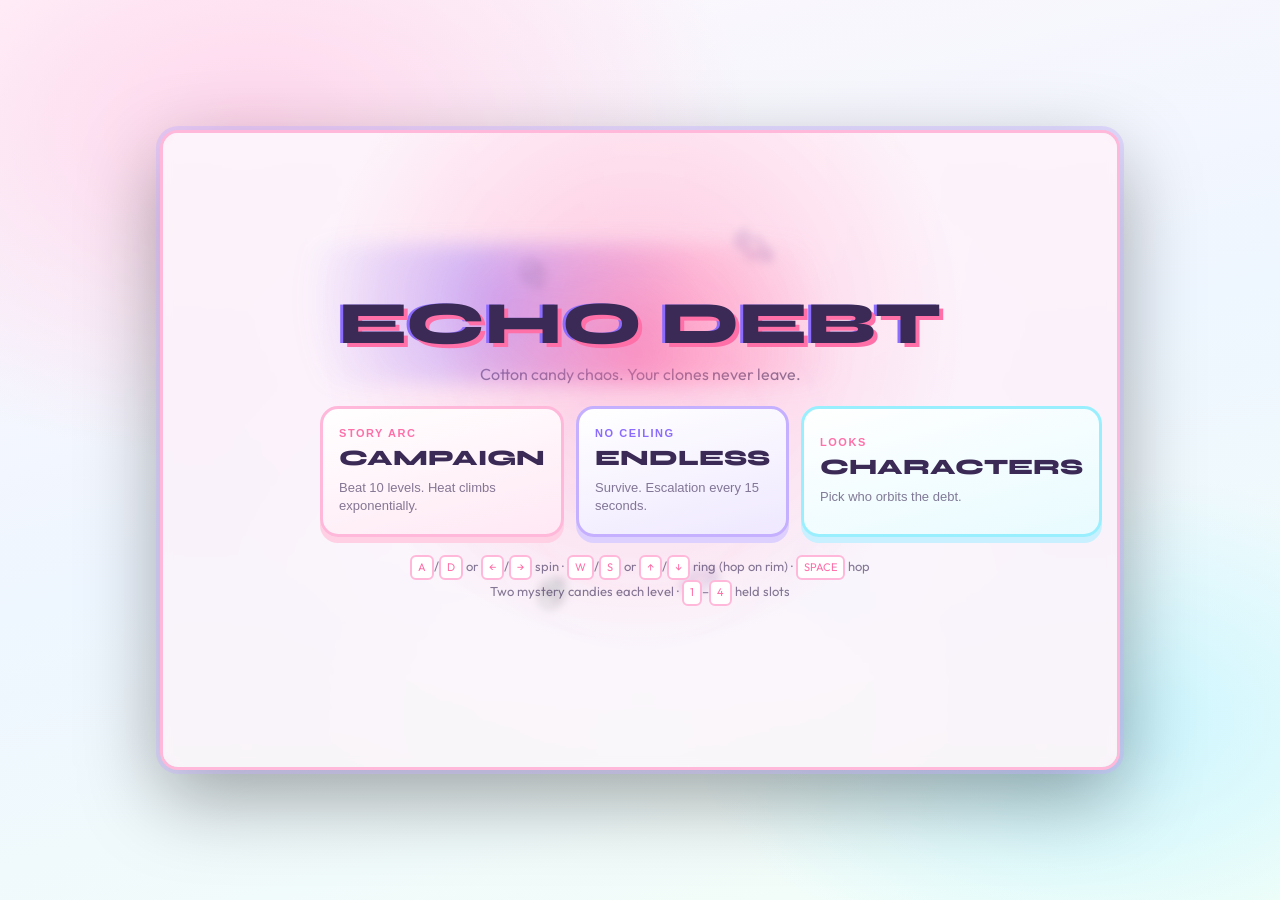
<file: EchoDebt.V1/index.html>
<!DOCTYPE html>
<html lang="en" data-vibe="pastel">
<head>
  <meta charset="UTF-8" />
  <meta name="viewport" content="width=device-width, initial-scale=1.0" />
  <title>Echo Debt</title>
  <link rel="stylesheet" href="style.css" />
  <link rel="preconnect" href="https://fonts.googleapis.com" />
  <link rel="preconnect" href="https://fonts.gstatic.com" crossorigin />
  <link href="https://fonts.googleapis.com/css2?family=Outfit:wght@500;700;800&family=Syne:wght@700;800&display=swap" rel="stylesheet" />
</head>
<body>
  <div id="frame">
    <canvas id="game" width="960" height="640"></canvas>

    <div id="hud" class="hidden">
      <div class="hud-col left">
        <div class="brand">ECHO DEBT</div>
        <div class="stat-row">
          <div id="lives" class="lives"></div>
          <div id="slots" class="slots">
            <button class="slot" id="slot0" type="button" title="Slot 1">
              <span class="slot-key">1</span>
              <canvas class="slot-icon" width="28" height="28"></canvas>
            </button>
            <button class="slot" id="slot1" type="button" title="Slot 2">
              <span class="slot-key">2</span>
              <canvas class="slot-icon" width="28" height="28"></canvas>
            </button>
          </div>
        </div>
        <div id="modeLabel" class="sub">CAMPAIGN</div>
      </div>

      <div class="hud-col center">
        <div id="timer">0:20</div>
        <div class="meter"><div id="timerFill"></div></div>
        <div id="levelLabel" class="sub">LEVEL 1 / 10</div>
      </div>

      <div class="hud-col right">
        <div id="debtLabel">DEBT 0</div>
        <div id="escalation" class="sub"></div>
      </div>
    </div>

    <div id="previewBanner" class="hidden">GET READY</div>

    <div id="overlay" class="show">
      <div class="menu" id="menuRoot">
        <div class="menu-art" aria-hidden="true"></div>
        <h1>ECHO DEBT</h1>
        <p class="tag">Cotton candy chaos. Your clones never leave.</p>

        <div id="mainStep">
          <div class="mode-grid three">
            <button class="mode-card" id="btnCampaign" type="button">
              <span class="mode-kicker">STORY ARC</span>
              <span class="mode-title">CAMPAIGN</span>
              <span class="mode-desc">Beat 10 levels. Heat climbs exponentially.</span>
            </button>
            <button class="mode-card alt" id="btnEndless" type="button">
              <span class="mode-kicker">NO CEILING</span>
              <span class="mode-title">ENDLESS</span>
              <span class="mode-desc">Survive. Escalation every 15 seconds.</span>
            </button>
            <button class="mode-card soft" id="btnCharacters" type="button">
              <span class="mode-kicker">LOOKS</span>
              <span class="mode-title">CHARACTERS</span>
              <span class="mode-desc">Pick who orbits the debt.</span>
            </button>
          </div>
          <div class="controls">
            <div><kbd>A</kbd>/<kbd>D</kbd> or <kbd>←</kbd>/<kbd>→</kbd> spin · <kbd>W</kbd>/<kbd>S</kbd> or <kbd>↑</kbd>/<kbd>↓</kbd> ring (hop on rim) · <kbd>SPACE</kbd> hop</div>
            <div>Two mystery candies each level · <kbd>1</kbd>–<kbd>4</kbd> held slots</div>
          </div>
        </div>

        <div id="charStep" class="hidden">
          <button class="back-link" id="btnBackMain" type="button">← back</button>
          <p class="tag" style="margin-bottom:12px">Choose your runner</p>
          <div id="charGrid" class="char-grid"></div>
        </div>
      </div>
    </div>

    <div id="pick" class="hidden">
      <div class="panel info-panel">
        <div class="info-kicker" id="infoKind">CANDY</div>
        <canvas id="infoIcon" width="64" height="64"></canvas>
        <h2 id="infoName">NAME</h2>
        <p class="tag" id="infoDesc">What it does.</p>
        <p class="info-hint" id="infoHint"></p>
        <button class="btn" id="infoOk" type="button">GOT IT</button>
      </div>
    </div>

    <div id="endScreen" class="hidden">
      <div class="panel">
        <h2 id="endTitle">DEBT DEFAULT</h2>
        <p id="endTag" class="tag"></p>
        <button class="btn" id="endMenu" type="button">MAIN MENU</button>
      </div>
    </div>

    <div id="toast"></div>
  </div>
  <script src="game.js"></script>
</body>
</html>
</file>
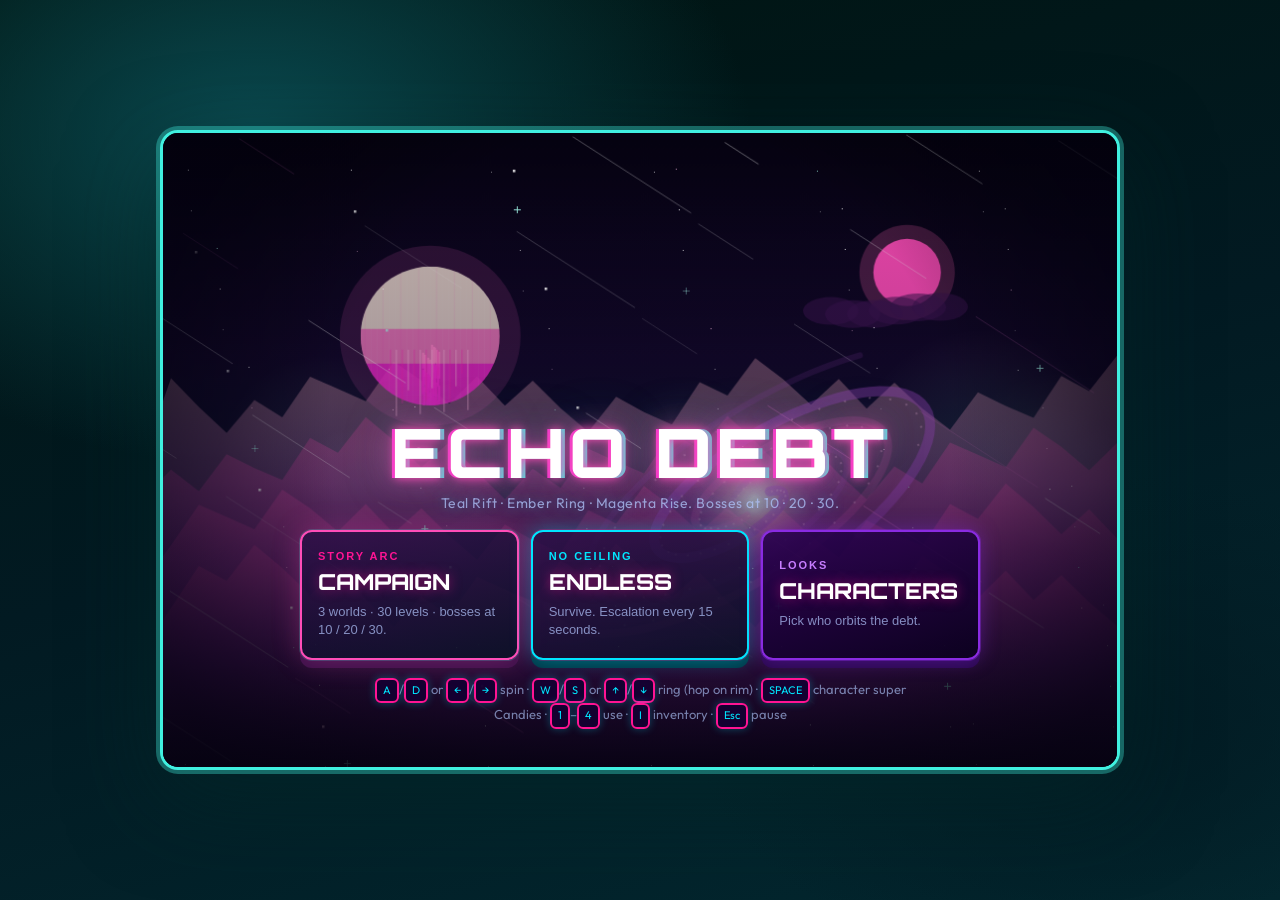
<file: EchoDebt.V2/index.html>
<!DOCTYPE html>
<html lang="en" data-vibe="frost">
<head>
  <meta charset="UTF-8" />
  <meta name="viewport" content="width=device-width, initial-scale=1.0" />
  <title>Echo Debt</title>
  <link rel="stylesheet" href="style.css" />
  <link rel="preconnect" href="https://fonts.googleapis.com" />
  <link rel="preconnect" href="https://fonts.gstatic.com" crossorigin />
  <link href="https://fonts.googleapis.com/css2?family=Orbitron:wght@700;800;900&family=Outfit:wght@500;700;800&family=Syne:wght@700;800&display=swap" rel="stylesheet" />
</head>
<body>
  <div id="frame">
    <canvas id="game" width="960" height="640"></canvas>

    <div id="hud" class="hidden">
      <div class="hud-col left">
        <div class="brand">ECHO DEBT</div>
        <div class="stat-row">
          <div id="lives" class="lives"></div>
          <div id="slots" class="slots">
            <button class="slot" id="slot0" type="button" title="Slot 1">
              <span class="slot-key">1</span>
              <canvas class="slot-icon" width="28" height="28"></canvas>
            </button>
            <button class="slot" id="slot1" type="button" title="Slot 2">
              <span class="slot-key">2</span>
              <canvas class="slot-icon" width="28" height="28"></canvas>
            </button>
          </div>
        </div>
        <div id="modeLabel" class="sub">CAMPAIGN</div>
      </div>

      <div class="hud-col center">
        <div id="timer">0:20</div>
        <div class="meter"><div id="timerFill"></div></div>
        <div id="levelLabel" class="sub">LEVEL 1 / 10</div>
      </div>

      <div class="hud-col right">
        <div id="debtLabel">DEBT 0</div>
        <div id="escalation" class="sub"></div>
      </div>
    </div>

    <div id="superHud" class="hidden" title="Character super (Space)">
      <div class="super-ring">
        <canvas id="superIcon" width="56" height="56"></canvas>
        <div id="superCdRing"></div>
      </div>
      <div class="super-meta">
        <div id="superKey">SPACE</div>
        <div id="superName">—</div>
        <div id="superCdLabel">READY</div>
      </div>
    </div>

    <div id="previewBanner" class="hidden">GET READY</div>

    <div id="overlay" class="show synth-menu">
      <div class="menu" id="menuRoot">
        <div class="menu-art" aria-hidden="true"></div>
        <h1>ECHO DEBT</h1>
        <p class="tag">Teal Rift · Ember Ring · Magenta Rise. Bosses at 10 · 20 · 30.</p>

        <div id="mainStep">
          <div class="mode-grid three">
            <button class="mode-card" id="btnCampaign" type="button">
              <span class="mode-kicker">STORY ARC</span>
              <span class="mode-title">CAMPAIGN</span>
              <span class="mode-desc">3 worlds · 30 levels · bosses at 10 / 20 / 30.</span>
            </button>
            <button class="mode-card alt" id="btnEndless" type="button">
              <span class="mode-kicker">NO CEILING</span>
              <span class="mode-title">ENDLESS</span>
              <span class="mode-desc">Survive. Escalation every 15 seconds.</span>
            </button>
            <button class="mode-card soft" id="btnCharacters" type="button">
              <span class="mode-kicker">LOOKS</span>
              <span class="mode-title">CHARACTERS</span>
              <span class="mode-desc">Pick who orbits the debt.</span>
            </button>
          </div>
          <div class="controls">
            <div><kbd>A</kbd>/<kbd>D</kbd> or <kbd>←</kbd>/<kbd>→</kbd> spin · <kbd>W</kbd>/<kbd>S</kbd> or <kbd>↑</kbd>/<kbd>↓</kbd> ring (hop on rim) · <kbd>SPACE</kbd> character super</div>
            <div>Candies · <kbd>1</kbd>–<kbd>4</kbd> use · <kbd>I</kbd> inventory · <kbd>Esc</kbd> pause</div>
          </div>
        </div>

        <div id="worldStep" class="hidden">
          <button class="back-link" id="btnBackWorld" type="button">← back</button>
          <p class="tag worlds-tag">Tutorial · worlds · final boss</p>

          <button class="mode-card tutorial-card" id="btnTutorial" type="button">
            <span class="mode-kicker">START HERE</span>
            <span class="mode-title">TUTORIAL</span>
            <span class="mode-desc">Controls, debt, clones, lasers &amp; candies — the basics before you dive in.</span>
          </button>

          <div id="worldGrid" class="mode-grid three"></div>

          <div id="finalBossWrap" class="final-boss-wrap">
            <button class="mode-card soft final-boss-card" id="btnFinalBoss" type="button">
              <span class="mode-kicker" id="finalBossKicker">AFTER LEVEL 30</span>
              <span class="mode-title">FINAL BOSS</span>
              <span class="mode-desc">Planet King · 5 rings · last 3 minutes through 3 phases.</span>
              <span class="mode-lock" id="finalBossLock">Locked · beat Pulse Core (boss 30)</span>
            </button>
          </div>

          <div class="boss-test" id="bossTestPanel">
            <p class="tag boss-test-label">TEMP · BOSS TEST</p>
            <div class="boss-test-row">
              <button class="btn tiny" id="btnBoss1" type="button">BOSS 10</button>
              <button class="btn tiny" id="btnBoss2" type="button">BOSS 20</button>
              <button class="btn tiny" id="btnBoss3" type="button">BOSS 30</button>
            </div>
          </div>
        </div>

        <div id="tutorialStep" class="hidden">
          <button class="back-link" id="btnBackTutorial" type="button">← back to worlds</button>
          <section class="tutorial-page" aria-label="Tutorial">
            <div class="tutorial-head">
              <span class="tutorial-kicker">COTTON FIELD · BASICS</span>
              <h2 class="tutorial-title">How to play</h2>
              <p class="tutorial-lead">Short and sweet — enough to survive Teal Rift. The rest you learn by orbiting.</p>
            </div>

            <article class="tutorial-section">
              <h3 class="tutorial-label">Controls</h3>
              <ul class="tutorial-list">
                <li><kbd>A</kbd> / <kbd>D</kbd> or <kbd>←</kbd> / <kbd>→</kbd> — spin around the ring</li>
                <li><kbd>W</kbd> / <kbd>S</kbd> or <kbd>↑</kbd> / <kbd>↓</kbd> — hop to an inner or outer ring (near the rim)</li>
                <li><kbd>1</kbd> – <kbd>2</kbd> — use a held candy from your slots</li>
                <li><kbd>SPACE</kbd> — character super (if you have one)</li>
                <li><kbd>I</kbd> — peek at inventory</li>
              </ul>
            </article>

            <article class="tutorial-section">
              <h3 class="tutorial-label">The goal</h3>
              <p>Survive until the timer runs out. You have a few lives — when they hit zero, the run ends.</p>
              <p><strong>Debt</strong> is how many clones are on the board. Taking a hit usually adds more debt, so staying clean keeps the fight manageable.</p>
            </article>

            <article class="tutorial-section">
              <h3 class="tutorial-label">What to watch for</h3>
              <ul class="tutorial-list">
                <li>
                  <span class="tut-dot clone"></span>
                  <div>
                    <strong>Clones</strong>
                    <p>Little copies that orbit the same rings as you. Bumping one costs a life — but that clone pops too, so the board gets a tiny bit cleaner.</p>
                  </div>
                </li>
                <li>
                  <span class="tut-dot laser"></span>
                  <div>
                    <strong>Lasers</strong>
                    <p>They telegraph first (a faint line or ring flash), then fire. Move off the path before it locks in. Later worlds get meaner sweeps.</p>
                  </div>
                </li>
                <li>
                  <span class="tut-dot rock"></span>
                  <div>
                    <strong>Rocks &amp; debris</strong>
                    <p>Asteroids drift in; shattered pieces can still hurt. Give them space, or clear them with the right candy.</p>
                  </div>
                </li>
                <li>
                  <span class="tut-dot candy"></span>
                  <div>
                    <strong>Candies</strong>
                    <p>Powerups sitting on the rings. Grab them as you pass. Some use right away; others go into your slots for later. Read the popup the first time you find a new one.</p>
                  </div>
                </li>
              </ul>
            </article>

            <article class="tutorial-section tip">
              <h3 class="tutorial-label">One tip</h3>
              <p>Hop rings to dodge, don’t only spin. Outer rings feel roomier early — use that until you’re comfortable.</p>
            </article>

            <button class="btn tutorial-play-btn" id="btnPlayTutorial" type="button">TRY A PRACTICE BEAT</button>
          </section>
        </div>

        <div id="charStep" class="hidden">
          <button class="back-link" id="btnBackMain" type="button">← back</button>
          <p class="tag" style="margin-bottom:12px">Choose your runner · hover 2s for buff / debuff</p>
          <div id="charGrid" class="char-grid"></div>
        </div>
      </div>
    </div>

    <div id="invPanel" class="hidden">
      <div class="inv-card">
        <div class="inv-kicker">INVENTORY · I</div>
        <div class="inv-hero">
          <canvas id="invChar" width="72" height="72"></canvas>
          <div class="inv-hero-text">
            <div id="invName" class="inv-name">COTTON</div>
            <div id="invHealth" class="inv-health"></div>
            <div id="invSuperLine" class="inv-super">Super: —</div>
          </div>
        </div>
        <div class="inv-slots" id="invSlots"></div>
        <button class="btn" id="invOk" type="button">CLOSE</button>
      </div>
    </div>

    <div id="pick" class="hidden">
      <div class="panel info-panel">
        <div class="info-kicker" id="infoKind">CANDY</div>
        <canvas id="infoIcon" width="64" height="64"></canvas>
        <h2 id="infoName">NAME</h2>
        <p class="tag" id="infoDesc">What it does.</p>
        <p class="info-hint" id="infoHint"></p>
        <button class="btn" id="infoOk" type="button">GOT IT</button>
      </div>
    </div>

    <div id="endScreen" class="hidden">
      <div class="panel">
        <h2 id="endTitle">DEBT DEFAULT</h2>
        <p id="endTag" class="tag"></p>
        <button class="btn" id="endMenu" type="button">MAIN MENU</button>
      </div>
    </div>

    <div id="pauseScreen" class="hidden">
      <div class="panel pause-panel">
        <h2>PAUSED</h2>
        <p class="tag">Esc to resume · final boss especially — breathe</p>
        <div class="pause-actions">
          <button class="btn" id="pauseResume" type="button">RESUME</button>
          <button class="btn tiny" id="pauseMenu" type="button">MAIN MENU</button>
        </div>
      </div>
    </div>

    <div id="toast"></div>
    <div id="charTip" class="char-tip hidden" aria-live="polite"></div>
  </div>
  <script src="game.js"></script>
</body>
</html>
</file>
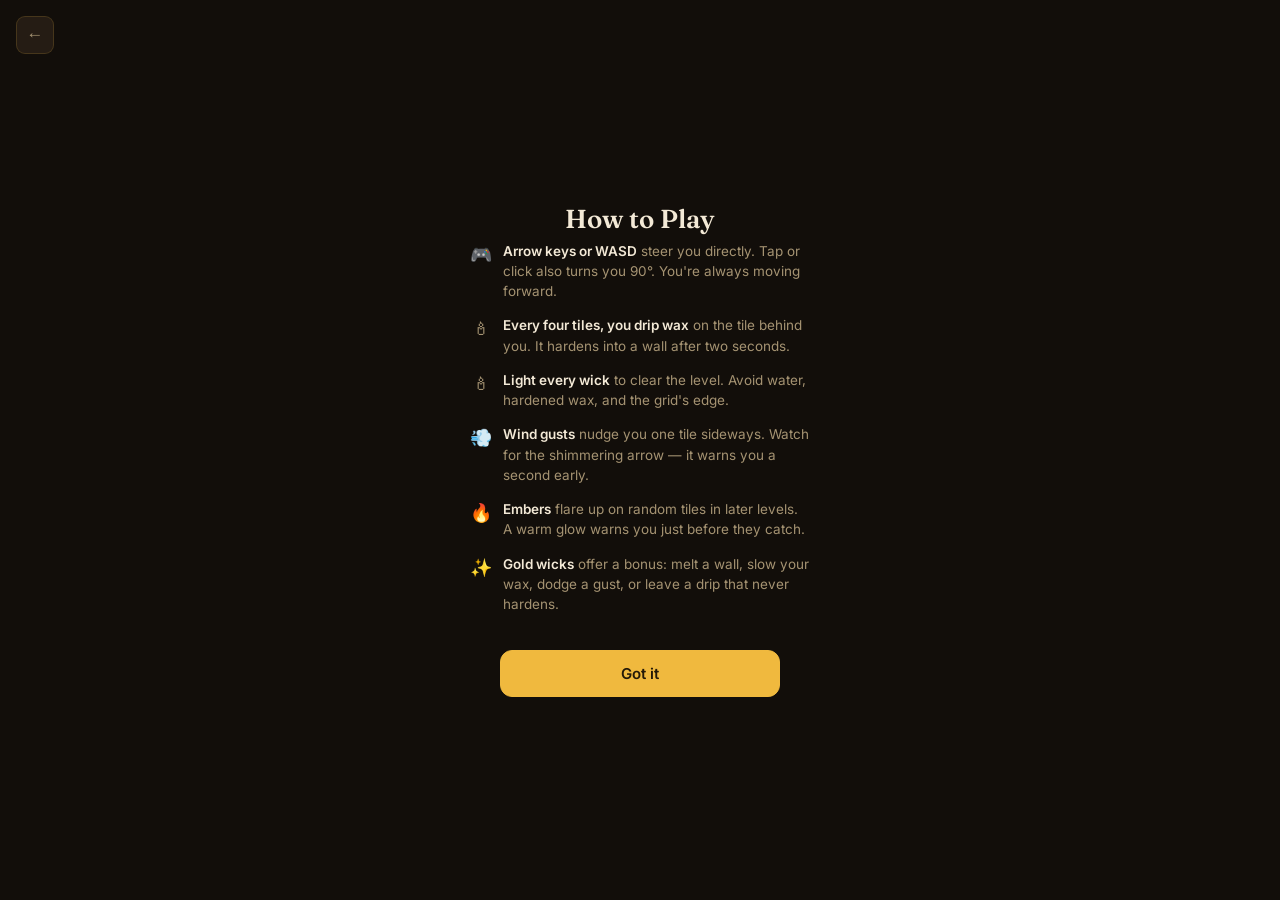
<file: Waxlock/waxlock.html>
<!DOCTYPE html>
<html lang="en">
<head>
<meta charset="UTF-8">
<meta name="viewport" content="width=device-width, initial-scale=1.0, maximum-scale=1, user-scalable=no, viewport-fit=cover">
<meta name="theme-color" content="#120e0a">
<title>Waxlock</title>
<link rel="icon" href="data:image/svg+xml,%3Csvg xmlns='http://www.w3.org/2000/svg' viewBox='0 0 100 100'%3E%3Ctext y='.9em' font-size='90'%3E%F0%9F%95%AF%EF%B8%8F%3C/text%3E%3C/svg%3E">
<link rel="preconnect" href="https://fonts.googleapis.com">
<link rel="preconnect" href="https://fonts.gstatic.com" crossorigin>
<link href="https://fonts.googleapis.com/css2?family=Fraunces:opsz,wght@9..144,400;9..144,500;9..144,600;9..144,700&family=Inter:wght@400;500;600;700&display=swap" rel="stylesheet">
<style>
  :root{
    --void:#120e0a;
    --room:#1d1610;
    --room-2:#251c14;
    --room-3:#2c2117;
    --flame-core:#fff6e0;
    --flame-amber:#ffab3d;
    --flame-ember:#ff6b35;
    --wax-wet:#fff2d8;
    --wax-wet-shadow:#e0b97a;
    --wax-hard:#d6c39a;
    --wax-hard-shadow:#8f7c56;
    --water:#5088ae;
    --water-deep:#2c5473;
    --gold:#f0b93e;
    --gold-dim:#8a6a26;
    --danger:#e05b42;
    --ink:#f3e9d6;
    --ink-dim:#a59372;
    --ink-faint:#6e6048;
    --line:rgba(240,185,62,0.16);
    --line-strong:rgba(240,185,62,0.32);
    --font-display:'Fraunces',Georgia,'Times New Roman',serif;
    --font-body:'Inter',system-ui,-apple-system,'Segoe UI',sans-serif;
    --shadow-lift:0 8px 28px rgba(0,0,0,0.45);
    --dur:1;
  }
  *{box-sizing:border-box;-webkit-tap-highlight-color:transparent;}
  html,body{height:100%;margin:0;overscroll-behavior:none;}
  body{
    background:var(--void);
    color:var(--ink);
    font-family:var(--font-body);
    overflow:hidden;
    position:fixed;
    inset:0;
    touch-action:none;
    -webkit-user-select:none;user-select:none;
  }
  #app{
    position:relative;
    height:100%;
    height:100dvh;
    display:flex;
    flex-direction:column;
    align-items:center;
    background:
      radial-gradient(ellipse 60% 40% at 50% 8%, rgba(255,171,61,0.07), transparent 60%),
      radial-gradient(ellipse 80% 60% at 50% 100%, rgba(80,136,174,0.05), transparent 70%),
      var(--void);
  }

  /* ===== HUD ===== */
  #hud{
    width:100%;
    max-width:640px;
    display:flex;
    align-items:center;
    justify-content:space-between;
    padding:max(10px, env(safe-area-inset-top)) 14px 8px;
    gap:10px;
    flex-shrink:0;
    opacity:0;
    pointer-events:none;
    transition:opacity .25s ease;
  }
  #hud.visible{opacity:1;pointer-events:auto;}
  #pauseBtn, #muteBtn{
    width:38px;height:38px;border-radius:9px;
    background:var(--room-2);border:1px solid var(--line);
    color:var(--ink-dim);font-size:16px;line-height:1;
    display:flex;align-items:center;justify-content:center;
    cursor:pointer;flex-shrink:0;
  }
  #pauseBtn:hover, #muteBtn:hover{border-color:var(--line-strong);color:var(--ink);}
  #muteBtn.isMuted{color:var(--danger);opacity:.75;}
  #hudCenter{display:flex;flex-direction:column;align-items:center;gap:2px;flex:1;min-width:0;}
  #hudTier{font-family:var(--font-display);font-size:11px;letter-spacing:.14em;text-transform:uppercase;color:var(--gold);opacity:.85;}
  #hudLevelLabel{font-size:12px;color:var(--ink-dim);font-variant-numeric:tabular-nums;}
  #hudWicks{display:flex;align-items:center;gap:6px;flex-shrink:0;}
  #hudWickIcons{display:flex;gap:4px;}
  .wickDot{
    width:9px;height:9px;border-radius:50% 50% 50% 4px;
    background:var(--ink-faint);
    transform:rotate(-45deg);
    transition:background .3s ease, box-shadow .3s ease;
  }
  .wickDot.lit{background:var(--gold);box-shadow:0 0 8px 1px rgba(240,185,62,0.7);}
  .wickDot.gold{outline:1px solid var(--gold);outline-offset:1px;}

  #buffTray{
    display:flex;gap:6px;padding:0 14px;min-height:0;flex-shrink:0;
    opacity:0;pointer-events:none;transition:opacity .2s;
  }
  #buffTray.visible{opacity:1;}
  .buffChip{
    display:flex;align-items:center;gap:5px;
    background:var(--room-2);border:1px solid var(--line);
    border-radius:999px;padding:4px 9px 4px 7px;
    font-size:11px;color:var(--ink-dim);
  }
  .buffChip .buffIcon{font-size:12px;}
  .buffChip .buffCount{color:var(--gold);font-weight:600;}
  .buffChip.modChip{border-style:dashed;opacity:.82;}

  /* ===== BOARD ===== */
  #boardWrap{
    flex:1;
    width:100%;
    display:flex;
    align-items:center;
    justify-content:center;
    position:relative;
    min-height:0;
    padding:6px;
  }
  #gameCanvas{
    display:block;
    border-radius:14px;
    box-shadow:var(--shadow-lift), 0 0 0 1px var(--line);
    background:var(--room);
    touch-action:none;
  }
  #introToast{
    position:absolute;top:12px;left:50%;transform:translateX(-50%);
    background:rgba(18,14,10,0.88);border:1px solid var(--line-strong);
    padding:9px 18px;border-radius:999px;
    font-family:var(--font-display);font-size:14px;letter-spacing:.03em;
    color:var(--gold);pointer-events:none;
    transition:opacity .35s ease;
    white-space:nowrap;
  }
  #introToast.hidden{opacity:0;}
  #meltBanner{
    position:absolute;bottom:16px;left:50%;transform:translateX(-50%);
    background:rgba(18,14,10,0.92);border:1px solid var(--gold);
    padding:8px 16px;border-radius:999px;font-size:13px;color:var(--gold);
    animation:pulseGlow 1.4s ease-in-out infinite;
  }
  #meltBanner.hidden{display:none;}
  @keyframes pulseGlow{
    0%,100%{box-shadow:0 0 0 0 rgba(240,185,62,0.35);}
    50%{box-shadow:0 0 0 8px rgba(240,185,62,0);}
  }
  #tapHint{
    font-size:11px;color:var(--ink-faint);text-align:center;
    padding:2px 0 max(10px, env(safe-area-inset-bottom));
    letter-spacing:.05em;
    flex-shrink:0;
    opacity:0;transition:opacity .3s;
  }
  #tapHint.visible{opacity:1;}

  /* ===== SCREENS & OVERLAYS ===== */
  .screen{
    position:absolute;inset:0;
    display:flex;flex-direction:column;align-items:center;justify-content:center;
    background:var(--void);
    padding:24px 18px;
    overflow-y:auto;
  }
  .screen.hidden{display:none;}
  .overlay{
    position:absolute;inset:0;
    display:flex;align-items:center;justify-content:center;
    background:rgba(10,7,5,0.72);
    padding:20px;
    z-index:20;
    overflow-y:auto;
  }
  .overlay.hidden{display:none;}
  .panel{
    background:var(--room);
    border:1px solid var(--line);
    border-radius:18px;
    padding:28px 26px;
    max-width:420px;
    width:100%;
    box-shadow:var(--shadow-lift);
    text-align:center;
  }
  .panel.wide{max-width:560px;}

  .brandRow{display:flex;flex-direction:column;align-items:center;gap:6px;margin-bottom:8px;}
  #titleFlame{width:64px;height:88px;}
  h1.title{
    font-family:var(--font-display);
    font-size:52px;font-weight:600;
    color:var(--ink);
    margin:2px 0 0;
    letter-spacing:.01em;
  }
  .tagline{color:var(--ink-dim);font-size:14px;margin:0 0 26px;letter-spacing:.02em;}
  h2.panelTitle{
    font-family:var(--font-display);font-size:26px;font-weight:600;
    margin:0 0 6px;color:var(--ink);
  }
  .panelSub{color:var(--ink-dim);font-size:13px;margin:0 0 20px;line-height:1.5;}

  .menuStack{display:flex;flex-direction:column;gap:10px;width:100%;max-width:280px;}
  .btn{
    font-family:var(--font-body);
    font-size:15px;font-weight:600;
    padding:13px 20px;
    border-radius:12px;
    border:1px solid var(--line);
    background:var(--room-2);
    color:var(--ink);
    cursor:pointer;
    transition:transform .12s ease, border-color .15s ease, background .15s ease, box-shadow .15s ease;
    -webkit-appearance:none;
  }
  .btn:hover{border-color:var(--line-strong);background:var(--room-3);}
  .btn:active{transform:scale(.97);}
  .btn:focus-visible{outline:2px solid var(--gold);outline-offset:2px;}
  .btn.primary{
    background:var(--gold);
    color:#241a08;
    border-color:var(--gold);
  }
  .btn.primary:hover{background:#f5c65a;box-shadow:0 0 20px rgba(240,185,62,0.35);}
  .btn.ghost{background:transparent;}
  .btnSub{display:block;font-size:11px;font-weight:400;opacity:.6;margin-top:3px;letter-spacing:.01em;}
  .btn.small{padding:9px 14px;font-size:13px;border-radius:9px;}
  .menuGrid2{display:grid;grid-template-columns:1fr 1fr;gap:10px;width:100%;max-width:280px;margin-top:4px;}
  .settingSectionLabel{
    font-family:var(--font-display);font-size:13px;color:var(--gold);
    text-transform:uppercase;letter-spacing:.1em;
    margin:22px 0 6px;text-align:left;
  }
  #themeGroup .segBtn[disabled]{opacity:.35;cursor:not-allowed;}
  .achRow{
    display:flex;align-items:center;gap:12px;padding:12px 8px;
    border-bottom:1px solid var(--line);opacity:.45;
  }
  .achRow.unlocked{opacity:1;}
  .achIcon{font-size:22px;width:30px;text-align:center;flex-shrink:0;}
  .achName{font-family:var(--font-display);font-size:14px;color:var(--ink);}
  .achDesc{font-size:11.5px;color:var(--ink-dim);margin-top:2px;}
  .customRow{
    display:flex;align-items:center;gap:6px;padding:8px 4px;
    border-bottom:1px solid var(--line);
  }
  .customName{flex:1;font-size:13px;color:var(--ink);text-align:left;overflow:hidden;text-overflow:ellipsis;white-space:nowrap;}
  #challengeBanner{
    display:flex;align-items:center;gap:10px;justify-content:space-between;
    background:var(--room-2);border:1px solid var(--line-strong);border-radius:12px;
    padding:10px 14px;margin-bottom:16px;max-width:320px;width:100%;
  }
  #challengeText{font-size:12.5px;color:var(--ink-dim);text-align:left;}
  #editorToolbar{
    display:none;flex-direction:column;gap:10px;
    width:100%;max-width:520px;padding:10px 14px max(10px,env(safe-area-inset-bottom));
    flex-shrink:0;
  }
  #editorToolbar.visible{display:flex;}
  .editorRow{display:flex;gap:8px;align-items:center;justify-content:space-between;flex-wrap:wrap;}
  #editorNameInput{
    flex:1;min-width:0;background:var(--room-2);border:1px solid var(--line);
    border-radius:8px;padding:8px 10px;color:var(--ink);font-family:var(--font-body);font-size:13px;
  }
  #editorNameInput:focus{outline:2px solid var(--gold);outline-offset:1px;}
  #editorToolGroup{width:100%;flex-wrap:wrap;justify-content:center;}

  body.large-targets .btn{padding:17px 22px;font-size:17px;}
  body.large-targets .btn.small{padding:13px 18px;font-size:15px;}
  body.large-targets .iconBtn,
  body.large-targets #pauseBtn,
  body.large-targets #muteBtn{width:48px;height:48px;font-size:19px;}
  body.large-targets .levelBtn{width:66px;height:66px;font-size:20px;}
  body.large-targets .toggle{width:52px;height:30px;}
  body.large-targets .toggle .knob{width:24px;height:24px;}
  body.large-targets .toggle.on .knob{transform:translateX(22px);}
  body.large-targets .segBtn{padding:10px 15px;font-size:14px;}

  #meltBanner.hidden{display:none;}
  @keyframes pulseGlow2{
    0%,100%{box-shadow:0 0 0 0 rgba(240,185,62,0.35);}
    50%{box-shadow:0 0 0 8px rgba(240,185,62,0);}
  }
  #undoBtn{
    position:absolute;bottom:12px;left:12px;
    background:rgba(18,14,10,0.88);border:1px solid var(--line-strong);
    color:var(--gold);font-size:12.5px;padding:8px 13px;border-radius:999px;
    cursor:pointer;
  }
  #undoBtn:hover{border-color:var(--gold);}
  #undoBtn.hidden{display:none;}
  .btn.danger-ghost{color:var(--danger);}
  .btn[disabled]{opacity:.4;cursor:not-allowed;}

  .backRow{position:absolute;top:max(16px, env(safe-area-inset-top));left:16px;}
  .iconBtn{
    width:38px;height:38px;border-radius:9px;
    background:var(--room-2);border:1px solid var(--line);
    color:var(--ink-dim);font-size:17px;
    display:flex;align-items:center;justify-content:center;cursor:pointer;
  }
  .iconBtn:hover{color:var(--ink);border-color:var(--line-strong);}

  /* Level select */
  #levelSelectScroll{width:100%;max-width:520px;padding-bottom:20px;}
  .tierBlock{margin-bottom:22px;}
  .tierHeader{
    display:flex;align-items:baseline;gap:8px;margin-bottom:10px;
    padding-left:2px;
  }
  .tierHeader .tierName{font-family:var(--font-display);font-size:17px;color:var(--gold);}
  .tierHeader .tierDesc{font-size:11px;color:var(--ink-faint);}
  .levelRow{display:grid;grid-template-columns:repeat(auto-fill, 58px);gap:9px;justify-content:start;}
  .levelBtn{
    width:58px;height:58px;border-radius:12px;
    background:var(--room-2);border:1px solid var(--line);
    color:var(--ink);font-size:18px;font-weight:600;font-family:var(--font-display);
    display:flex;align-items:center;justify-content:center;
    cursor:pointer;position:relative;
    transition:transform .12s ease, border-color .15s;
  }
  .levelBtn:hover{border-color:var(--line-strong);}
  .levelBtn:active{transform:scale(.94);}
  .levelBtn.locked{color:var(--ink-faint);cursor:default;background:var(--room);}
  .levelBtn.locked:hover{border-color:var(--line);}
  .levelBtn.done{border-color:var(--gold);}
  .levelBtn.done::after{
    content:'';position:absolute;top:4px;right:4px;width:7px;height:7px;
    border-radius:50%;background:var(--gold);box-shadow:0 0 5px rgba(240,185,62,0.8);
  }
  .levelBtn.gold{box-shadow:inset 0 0 0 1px rgba(240,185,62,0.4);}
  .lockIcon{font-size:15px;opacity:.6;}

  /* Settings */
  .settingRow{
    display:flex;align-items:center;justify-content:space-between;
    padding:13px 4px;border-bottom:1px solid var(--line);
    width:100%;max-width:320px;
  }
  .settingRow:last-of-type{border-bottom:none;}
  .settingLabel{font-size:14px;color:var(--ink);text-align:left;}
  .settingSub{font-size:11px;color:var(--ink-faint);margin-top:2px;}
  .toggle{
    width:44px;height:26px;border-radius:999px;background:var(--room-3);
    border:1px solid var(--line);position:relative;cursor:pointer;flex-shrink:0;
  }
  .toggle .knob{
    position:absolute;top:2px;left:2px;width:20px;height:20px;border-radius:50%;
    background:var(--ink-dim);transition:transform .18s ease, background .18s ease;
  }
  .toggle.on{background:rgba(240,185,62,0.25);border-color:var(--gold-dim);}
  .toggle.on .knob{transform:translateX(18px);background:var(--gold);}
  .segGroup{display:flex;gap:6px;background:var(--room-2);padding:4px;border-radius:10px;}
  .segBtn{
    padding:7px 12px;border-radius:7px;font-size:12px;color:var(--ink-dim);
    background:transparent;border:none;cursor:pointer;font-family:var(--font-body);
  }
  .segBtn.active{background:var(--gold);color:#241a08;font-weight:600;}

  .howToList{text-align:left;max-width:340px;margin:0 0 22px;padding:0;list-style:none;}
  .howToList li{
    display:flex;gap:11px;margin-bottom:14px;font-size:13.5px;line-height:1.5;color:var(--ink-dim);
  }
  .howToList .howIcon{font-size:18px;flex-shrink:0;width:22px;text-align:center;}
  .howToList b{color:var(--ink);font-weight:600;}

  /* Relief modal */
  .reliefGrid{display:grid;grid-template-columns:1fr 1fr;gap:10px;margin:18px 0 4px;width:100%;}
  @media (max-width:420px){.reliefGrid{grid-template-columns:1fr;}}
  .reliefCard{
    background:var(--room-2);border:1px solid var(--line);border-radius:13px;
    padding:16px 12px;cursor:pointer;text-align:center;
    transition:transform .12s ease, border-color .15s ease, background .15s ease;
  }
  .reliefCard:hover{border-color:var(--gold);background:var(--room-3);transform:translateY(-2px);}
  .reliefCard:active{transform:scale(.96);}
  .reliefCard .reliefIcon{font-size:26px;margin-bottom:8px;display:block;}
  .reliefCard .reliefName{font-family:var(--font-display);font-size:15px;color:var(--gold);margin-bottom:4px;}
  .reliefCard .reliefDesc{font-size:11.5px;color:var(--ink-dim);line-height:1.4;}

  .statRow{display:flex;justify-content:center;gap:28px;margin:16px 0 22px;}
  .statItem{text-align:center;}
  .statVal{font-family:var(--font-display);font-size:26px;color:var(--gold);font-variant-numeric:tabular-nums;}
  .statLabel{font-size:10.5px;color:var(--ink-faint);text-transform:uppercase;letter-spacing:.08em;margin-top:2px;}
  .bestBadge{
    display:inline-block;margin-top:8px;font-size:11px;color:var(--gold);
    background:rgba(240,185,62,0.12);border:1px solid var(--line-strong);
    padding:3px 10px;border-radius:999px;
  }

  #deathReasonText{font-size:14px;color:var(--ink-dim);margin:0 0 22px;line-height:1.5;}

  .hidden{display:none !important;}

  ::-webkit-scrollbar{width:8px;}
  ::-webkit-scrollbar-thumb{background:var(--room-3);border-radius:4px;}

  @media (prefers-reduced-motion: reduce){
    *{animation-duration:.001s !important;}
  }
</style>
</head>
<body>
<div id="app">

  <div id="hud">
    <button id="pauseBtn" aria-label="Pause">II</button>
    <div id="hudCenter">
      <div id="hudTier">Kindling</div>
      <div id="hudLevelLabel">Level 1</div>
    </div>
    <div id="hudWicks">
      <div id="hudWickIcons"></div>
    </div>
    <button id="muteBtn" aria-label="Mute">&#128266;</button>
  </div>

  <div id="buffTray"></div>

  <div id="boardWrap">
    <canvas id="gameCanvas"></canvas>
    <div id="introToast" class="hidden"></div>
    <div id="meltBanner" class="hidden">Tap a hardened wall to melt it</div>
    <button id="undoBtn" class="hidden" aria-label="Undo last turn">&#8634; Undo</button>
  </div>
  <div id="tapHint">tap, arrow keys, or WASD to move</div>

  <div id="editorToolbar">
    <div class="editorRow">
      <input type="text" id="editorNameInput" placeholder="Level name" maxlength="24">
      <span id="editorSizeLabel" class="settingSub">9&times;9</span>
    </div>
    <div class="segGroup" id="editorToolGroup">
      <button class="segBtn active" data-tool="wall">Wall</button>
      <button class="segBtn" data-tool="water">Water</button>
      <button class="segBtn" data-tool="wick">Wick</button>
      <button class="segBtn" data-tool="goldWick">Gold</button>
      <button class="segBtn" data-tool="start">Start</button>
      <button class="segBtn" data-tool="erase">Erase</button>
    </div>
    <div class="editorRow">
      <button class="btn small ghost" id="btnEditorSizeDown">&minus; Size</button>
      <button class="btn small ghost" id="btnEditorSizeUp">+ Size</button>
      <button class="btn small ghost" id="btnEditorNew">New</button>
    </div>
    <div class="editorRow">
      <button class="btn small primary" id="btnEditorPlaytest">Playtest</button>
      <button class="btn small" id="btnEditorSave">Save</button>
      <button class="btn small ghost" id="btnEditorExit">Exit</button>
    </div>
    <div id="editorLoadList" style="max-height:120px;overflow-y:auto;width:100%;"></div>
  </div>

  <!-- MAIN MENU -->
  <div id="screenMenu" class="screen">
    <div id="challengeBanner" class="hidden">
      <span id="challengeText"></span>
      <button class="btn small primary" id="btnAcceptChallenge">Accept</button>
      <button class="iconBtn" id="btnDismissChallenge" style="width:28px;height:28px;font-size:13px;flex-shrink:0;">&times;</button>
    </div>
    <div class="brandRow">
      <canvas id="titleFlame" width="64" height="88"></canvas>
      <h1 class="title">Waxlock</h1>
    </div>
    <p class="tagline">Trace your path. Mind your wax.</p>
    <div class="menuStack">
      <button class="btn primary" id="btnPlay">Play</button>
      <button class="btn" id="btnLevelSelect">Level Select</button>
      <button class="btn" id="btnEndless">Endless Soot Mode<span id="endlessBestSub" class="btnSub"></span></button>
      <button class="btn" id="btnDaily">Daily Challenge<span id="dailyBestSub" class="btnSub"></span></button>
      <button class="btn" id="btnTimeAttack">Time Attack<span id="taBestSub" class="btnSub"></span></button>
    </div>
    <div class="menuGrid2">
      <button class="btn ghost" id="btnEditor">Level Editor</button>
      <button class="btn ghost" id="btnAchievements">Achievements</button>
      <button class="btn ghost" id="btnHowTo">How to Play</button>
      <button class="btn ghost" id="btnSettings">Settings</button>
    </div>
  </div>

  <!-- LEVEL SELECT -->
  <div id="screenLevelSelect" class="screen hidden">
    <div class="backRow"><button class="iconBtn" id="btnBackFromLevelSelect">&#8592;</button></div>
    <h2 class="panelTitle">Level Select</h2>
    <p class="panelSub">Clear a level to light the next one.</p>
    <div id="levelSelectScroll"></div>
  </div>

  <!-- HOW TO PLAY -->
  <div id="screenHowTo" class="screen hidden">
    <div class="backRow"><button class="iconBtn" id="btnBackFromHowTo">&#8592;</button></div>
    <h2 class="panelTitle">How to Play</h2>
    <ul class="howToList">
      <li><span class="howIcon">&#127918;</span><span><b>Arrow keys or WASD</b> steer you directly. Tap or click also turns you 90&deg;. You're always moving forward.</span></li>
      <li><span class="howIcon">&#128367;</span><span><b>Every four tiles, you drip wax</b> on the tile behind you. It hardens into a wall after two seconds.</span></li>
      <li><span class="howIcon">&#128367;</span><span><b>Light every wick</b> to clear the level. Avoid water, hardened wax, and the grid's edge.</span></li>
      <li><span class="howIcon">&#128168;</span><span><b>Wind gusts</b> nudge you one tile sideways. Watch for the shimmering arrow &mdash; it warns you a second early.</span></li>
      <li><span class="howIcon">&#128293;</span><span><b>Embers</b> flare up on random tiles in later levels. A warm glow warns you just before they catch.</span></li>
      <li><span class="howIcon">&#10024;</span><span><b>Gold wicks</b> offer a bonus: melt a wall, slow your wax, dodge a gust, or leave a drip that never hardens.</span></li>
    </ul>
    <button class="btn primary" id="btnHowToDone" style="max-width:280px;width:100%;">Got it</button>
  </div>

  <!-- SETTINGS -->
  <div id="screenSettings" class="screen hidden">
    <div class="backRow"><button class="iconBtn" id="btnBackFromSettings">&#8592;</button></div>
    <h2 class="panelTitle">Settings</h2>
    <div style="width:100%;max-width:340px;padding-bottom:24px;">
      <div class="settingRow">
        <div class="settingLabel">Music</div>
        <div class="toggle" id="toggleMusic"><div class="knob"></div></div>
      </div>
      <div class="settingRow">
        <div class="settingLabel">Sound Effects</div>
        <div class="toggle" id="toggleSfx"><div class="knob"></div></div>
      </div>
      <div class="settingRow">
        <div>
          <div class="settingLabel">Reduced Motion</div>
          <div class="settingSub">Calmer flicker &amp; effects</div>
        </div>
        <div class="toggle" id="toggleReducedMotion"><div class="knob"></div></div>
      </div>
      <div class="settingRow">
        <div>
          <div class="settingLabel">Colorblind-Safe Palette</div>
          <div class="settingSub">Higher-contrast hazard colors</div>
        </div>
        <div class="toggle" id="toggleColorblind"><div class="knob"></div></div>
      </div>
      <div class="settingRow">
        <div>
          <div class="settingLabel">Large Tap Targets</div>
          <div class="settingSub">Bigger buttons for mobile</div>
        </div>
        <div class="toggle" id="toggleLargeTargets"><div class="knob"></div></div>
      </div>
      <div class="settingRow" style="flex-direction:column;align-items:flex-start;gap:10px;">
        <div class="settingLabel">Flame Speed</div>
        <div class="segGroup" id="speedGroup">
          <button class="segBtn" data-speed="relaxed">Relaxed</button>
          <button class="segBtn" data-speed="normal">Normal</button>
          <button class="segBtn" data-speed="brisk">Brisk</button>
        </div>
      </div>

      <div class="settingSectionLabel">Flame Color</div>
      <div class="segGroup" id="themeGroup" style="flex-wrap:wrap;width:100%;justify-content:flex-start;"></div>

      <div class="settingSectionLabel">Modifiers</div>
      <p class="panelSub" style="margin:0 0 8px;text-align:left;">Applied to the next level you start.</p>
      <div class="settingRow">
        <div>
          <div class="settingLabel">Fading Wicks</div>
          <div class="settingSub">Lit wicks dim if left too long</div>
        </div>
        <div class="toggle" id="toggleFadingWicks"><div class="knob"></div></div>
      </div>
      <div class="settingRow">
        <div>
          <div class="settingLabel">Ordered Wicks</div>
          <div class="settingSub">Light wicks in numbered sequence</div>
        </div>
        <div class="toggle" id="toggleOrderedWicks"><div class="knob"></div></div>
      </div>
      <div class="settingRow">
        <div>
          <div class="settingLabel">Zen Mode</div>
          <div class="settingSub">Hazards can't end your run</div>
        </div>
        <div class="toggle" id="toggleZen"><div class="knob"></div></div>
      </div>
      <div class="settingRow">
        <div>
          <div class="settingLabel">Undo Assist</div>
          <div class="settingSub">One turn-back per level</div>
        </div>
        <div class="toggle" id="toggleUndoAssist"><div class="knob"></div></div>
      </div>

      <div class="settingSectionLabel">Data</div>
      <button class="btn ghost danger-ghost" id="btnResetProgress" style="width:100%;">Reset All Progress</button>
    </div>
  </div>

  <!-- ACHIEVEMENTS -->
  <div id="screenAchievements" class="screen hidden">
    <div class="backRow"><button class="iconBtn" id="btnBackFromAchievements">&#8592;</button></div>
    <h2 class="panelTitle">Achievements</h2>
    <p class="panelSub" id="achProgress">0 / 12 unlocked</p>
    <div id="achievementsScroll" style="width:100%;max-width:400px;padding-bottom:20px;"></div>
  </div>

  <!-- PAUSE OVERLAY -->
  <div id="overlayPause" class="overlay hidden">
    <div class="panel">
      <h2 class="panelTitle">Paused</h2>
      <div class="menuStack" style="margin:18px auto 0;">
        <button class="btn primary" id="btnResume">Resume</button>
        <button class="btn" id="btnRestartLevel">Restart Level</button>
        <button class="btn" id="btnPauseLevelSelect">Level Select</button>
        <button class="btn ghost" id="btnPauseHowTo">How to Play</button>
        <button class="btn ghost" id="btnPauseSettings">Settings</button>
        <button class="btn ghost" id="btnQuitToMenu">Quit to Menu</button>
      </div>
    </div>
  </div>

  <!-- RELIEF CHOICE OVERLAY -->
  <div id="overlayRelief" class="overlay hidden">
    <div class="panel wide">
      <h2 class="panelTitle">A wick catches gold</h2>
      <p class="panelSub">Choose one.</p>
      <div class="reliefGrid" id="reliefOptions"></div>
    </div>
  </div>

  <!-- LEVEL COMPLETE OVERLAY -->
  <div id="overlayLevelComplete" class="overlay hidden">
    <div class="panel">
      <h2 class="panelTitle">Every wick lit</h2>
      <div class="statRow" id="completeStats"></div>
      <div id="completeBadges" style="margin:-10px 0 16px;display:flex;gap:6px;flex-wrap:wrap;justify-content:center;"></div>
      <div class="menuStack" style="margin:0 auto;">
        <div class="editorRow" style="gap:10px;">
          <button class="btn ghost small" id="btnSaveScreenshot" style="flex:1;">Save Your Maze</button>
          <button class="btn ghost small" id="btnChallengeFriend" style="flex:1;">Challenge a Friend</button>
        </div>
        <button class="btn primary" id="btnNextLevel">Next Level</button>
        <button class="btn" id="btnCompleteRetry">Retry</button>
        <button class="btn ghost" id="btnCompleteLevelSelect">Level Select</button>
      </div>
    </div>
  </div>

  <!-- TIME ATTACK COMPLETE -->
  <div id="overlayTimeAttackComplete" class="overlay hidden">
    <div class="panel">
      <h2 class="panelTitle">Time Attack Complete</h2>
      <div class="statRow" id="taStats"></div>
      <div id="taBadges" style="margin:-10px 0 16px;display:flex;gap:6px;flex-wrap:wrap;justify-content:center;"></div>
      <div class="menuStack" style="margin:0 auto;">
        <button class="btn primary" id="btnTaPlayAgain">Play Again</button>
        <button class="btn ghost" id="btnTaMenu">Quit to Menu</button>
      </div>
    </div>
  </div>

  <!-- DAILY COMPLETE -->
  <div id="overlayDailyComplete" class="overlay hidden">
    <div class="panel">
      <h2 class="panelTitle">Today's Challenge Cleared</h2>
      <div class="statRow" id="dailyStats"></div>
      <div id="dailyBadges" style="margin:-10px 0 16px;display:flex;gap:6px;flex-wrap:wrap;justify-content:center;"></div>
      <div class="menuStack" style="margin:0 auto;">
        <button class="btn primary" id="btnDailyMenu">Back to Menu</button>
        <button class="btn ghost" id="btnDailyRetry">Retry for a Better Time</button>
      </div>
    </div>
  </div>


  <!-- GAME OVER OVERLAY -->
  <div id="overlayGameOver" class="overlay hidden">
    <div class="panel">
      <h2 class="panelTitle" id="gameOverTitle">Snuffed out</h2>
      <p id="deathReasonText"></p>
      <div class="statRow hidden" id="endlessStats"></div>
      <div class="menuStack" style="margin:0 auto;">
        <button class="btn primary" id="btnRetry">Retry</button>
        <button class="btn" id="btnGameOverLevelSelect">Level Select</button>
        <button class="btn ghost" id="btnGameOverMenu">Quit to Menu</button>
      </div>
    </div>
  </div>

</div>
<script>
'use strict';

// ===================================================================
// ===== CONFIG & CONSTANTS =====
// ===================================================================
var STORAGE_KEY = 'waxlock_save_v1';

var DIR_VECS = [ {x:0,y:-1}, {x:1,y:0}, {x:0,y:1}, {x:-1,y:0} ]; // Up, Right, Down, Left
var DIR_NAMES = ['up','right','down','left'];

var DRIP_EVERY = 4;           // tiles moved between wax drips
var WAX_HARDEN_MS = 2000;     // base time for wet wax to harden
var WIND_TELEGRAPH_MS = 1000; // lead time before a gust fires
var DOUBLE_GUST_GAP_MS = 1400;// gap between first and second gust in a double
var SLOW_SET_DURATION_MS = 10000;
var FOG_SOFT_BAND = 1.5;      // extra tiles over which fog fades out

var SPEED_PRESETS = { relaxed: 300, normal: 220, brisk: 160 };

var TIER_INFO = {
  Kindling:  { desc: 'learn the drip',        toast: 'Kindling \u2014 learn the drip.' },
  Draft:     { desc: 'the air stirs',         toast: 'Draft \u2014 the air stirs.' },
  Dripwork:  { desc: 'old wax lingers',       toast: 'Dripwork \u2014 old wax lingers.' },
  Crosswind: { desc: 'winds cross and confuse', toast: 'Crosswind \u2014 winds cross and confuse.' },
  Blackout:  { desc: 'trust what you remember', toast: 'Blackout \u2014 trust what you remember.' }
};
var TIER_ORDER = ['Kindling','Draft','Dripwork','Crosswind','Blackout'];

// 20 hand-tuned levels. Tile placement itself is generated (seeded per level
// number, so a given level is identical every time you play it) but every
// parameter below - size, hazard density, wind, fog - was chosen by hand to
// follow the tier table in the design doc.
var LEVELS = [
  {n:1,  tier:'Kindling',  size:7,  wicks:1, gold:false, wind:null, prewax:0,  water:0,  fog:null, embers:null},
  {n:2,  tier:'Kindling',  size:7,  wicks:2, gold:false, wind:null, prewax:0,  water:3,  fog:null, embers:null},
  {n:3,  tier:'Kindling',  size:8,  wicks:2, gold:true,  wind:null, prewax:0,  water:5,  fog:null, embers:null},

  {n:4,  tier:'Draft',     size:8,  wicks:2, gold:false, wind:{interval:8,   double:false}, prewax:0,  water:5,  fog:null, embers:null},
  {n:5,  tier:'Draft',     size:9,  wicks:3, gold:false, wind:{interval:8,   double:false}, prewax:0,  water:6,  fog:null, embers:null},
  {n:6,  tier:'Draft',     size:9,  wicks:3, gold:false, wind:{interval:7.5, double:false}, prewax:0,  water:7,  fog:null, embers:null},
  {n:7,  tier:'Draft',     size:9,  wicks:3, gold:true,  wind:{interval:7,   double:false}, prewax:0,  water:8,  fog:null, embers:null},

  {n:8,  tier:'Dripwork',  size:10, wicks:3, gold:false, wind:{interval:7,   double:false}, prewax:5,  water:8,  fog:null, embers:null},
  {n:9,  tier:'Dripwork',  size:10, wicks:4, gold:false, wind:{interval:6.5, double:false}, prewax:7,  water:9,  fog:null, embers:null},
  {n:10, tier:'Dripwork',  size:10, wicks:4, gold:true,  wind:{interval:6.5, double:false}, prewax:9,  water:9,  fog:null, embers:null},
  {n:11, tier:'Dripwork',  size:11, wicks:4, gold:false, wind:{interval:6,   double:false}, prewax:11, water:10, fog:null, embers:null},

  {n:12, tier:'Crosswind', size:11, wicks:4, gold:false, wind:{interval:6,   double:true, doubleChance:0.4}, prewax:10, water:10, fog:null, embers:{interval:9,   warnMs:900, hazardMs:2200}},
  {n:13, tier:'Crosswind', size:11, wicks:4, gold:true,  wind:{interval:5.5, double:true, doubleChance:0.5}, prewax:11, water:11, fog:null, embers:{interval:8.5, warnMs:900, hazardMs:2200}},
  {n:14, tier:'Crosswind', size:12, wicks:5, gold:false, wind:{interval:5.5, double:true, doubleChance:0.6}, prewax:12, water:11, fog:null, embers:{interval:8,   warnMs:850, hazardMs:2200}},
  {n:15, tier:'Crosswind', size:12, wicks:5, gold:false, wind:{interval:5,   double:true, doubleChance:0.7}, prewax:13, water:12, fog:null, embers:{interval:7.5, warnMs:850, hazardMs:2100}},

  {n:16, tier:'Blackout',  size:12, wicks:4, gold:false, wind:{interval:6,   double:true, doubleChance:0.3}, prewax:9,  water:10, fog:3,   embers:{interval:7.5, warnMs:900, hazardMs:2100, patrol:true, stepMs:700}},
  {n:17, tier:'Blackout',  size:12, wicks:5, gold:true,  wind:{interval:5.5, double:true, doubleChance:0.4}, prewax:11, water:11, fog:3,   embers:{interval:7,   warnMs:850, hazardMs:2100, patrol:true, stepMs:660}},
  {n:18, tier:'Blackout',  size:13, wicks:5, gold:false, wind:{interval:5.5, double:true, doubleChance:0.5}, prewax:12, water:12, fog:3,   embers:{interval:6.5, warnMs:850, hazardMs:2000, patrol:true, stepMs:620}},
  {n:19, tier:'Blackout',  size:13, wicks:5, gold:false, wind:{interval:5,   double:true, doubleChance:0.6}, prewax:13, water:12, fog:2.5, embers:{interval:6,   warnMs:800, hazardMs:2000, patrol:true, stepMs:580}},
  {n:20, tier:'Blackout',  size:14, wicks:6, gold:true,  wind:{interval:5,   double:true, doubleChance:0.7}, prewax:14, water:13, fog:2.5, embers:{interval:5.5, warnMs:800, hazardMs:2000, patrol:true, stepMs:550}}
];

function getLevelConfig(n){ return LEVELS[n-1]; }

function getEndlessConfig(depth){
  var size = Math.min(17, 8 + Math.floor(depth/2));
  var wicks = Math.min(9, 2 + Math.floor(depth/3));
  var windInterval = Math.max(3.4, 8 - depth*0.16);
  var doubleChance = Math.min(0.85, Math.max(0, (depth-8)*0.05));
  var prewax = Math.min(Math.floor(size*size*0.22), Math.max(0, Math.floor((depth-1)*0.9)));
  var water = Math.min(Math.floor(size*size*0.16), Math.floor(4 + depth*0.55));
  var fog = depth >= 13 ? Math.max(2, 3.5 - Math.floor((depth-13)/9)*0.5) : null;
  var embers = depth >= 12 ? { interval: Math.max(4.5, 9 - (depth-12)*0.22), warnMs: Math.max(700,900-(depth-12)*10), hazardMs: Math.max(1700,2200-(depth-12)*15), patrol: depth>=16, stepMs: Math.max(400, 700-(depth-16)*10) } : null;
  var gold = depth % 4 === 0;
  var tier = depth < 4 ? 'Kindling' : depth < 8 ? 'Draft' : depth < 12 ? 'Dripwork' : depth < 16 ? 'Crosswind' : 'Blackout';
  return {
    n: depth, tier: tier, size: size, wicks: wicks, gold: gold,
    wind: { interval: windInterval, double: doubleChance > 0, doubleChance: doubleChance },
    prewax: prewax, water: water, fog: fog, embers: embers, endless:true
  };
}

// ===================================================================
// ===== SEEDED RNG =====
// ===================================================================
function mulberry32(seed){
  var s = seed >>> 0;
  return function(){
    s = (s + 0x6D2B79F5) | 0;
    var t = Math.imul(s ^ (s >>> 15), 1 | s);
    t = (t + Math.imul(t ^ (t >>> 7), 61 | t)) ^ t;
    return ((t ^ (t >>> 14)) >>> 0) / 4294967296;
  };
}

function shuffleArr(arr, rng){
  var a = arr.slice();
  for (var i = a.length - 1; i > 0; i--){
    var j = Math.floor(rng() * (i + 1));
    var tmp = a[i]; a[i] = a[j]; a[j] = tmp;
  }
  return a;
}

// ===================================================================
// ===== TILE HELPERS =====
// ===================================================================
function emptyTile(){ return { type:'empty', isGold:false, lit:false, hardenAt:null, wetSince:null, permanentlyWet:false, litAt:null, order:-1 }; }

function createEmptyGrid(size){
  var g = [];
  for (var y=0;y<size;y++){
    var row = [];
    for (var x=0;x<size;x++) row.push(emptyTile());
    g.push(row);
  }
  return g;
}

function inBounds(x,y,size){ return x>=0 && y>=0 && x<size && y<size; }

function gridHasType(grid, size, type){
  for (var y=0;y<size;y++) for (var x=0;x<size;x++) if (grid[y][x].type===type) return true;
  return false;
}

function getAllWicks(grid, size){
  var out = [];
  for (var y=0;y<size;y++) for (var x=0;x<size;x++) if (grid[y][x].type==='wick') out.push({x:x,y:y});
  return out;
}

// ===================================================================
// ===== LOGIC: LEVEL GENERATION (pure - no DOM/canvas/audio) =====
// ===================================================================
var CARDINAL = [[0,-1],[1,0],[0,1],[-1,0]];

function placeWaterBlobs(grid, size, count, rng, startPos){
  var placed = 0, guard = 0;
  while (placed < count && guard < count*25 + 40){
    guard++;
    var sx = Math.floor(rng()*size), sy = Math.floor(rng()*size);
    if (grid[sy][sx].type !== 'empty') continue;
    if (Math.abs(sx-startPos.x)+Math.abs(sy-startPos.y) < 3) continue;
    var bx=sx, by=sy;
    var blobSize = 1 + Math.floor(rng()*3);
    for (var i=0;i<blobSize && placed<count;i++){
      var t = grid[by][bx];
      if (t.type==='empty' && (Math.abs(bx-startPos.x)+Math.abs(by-startPos.y))>=3){
        t.type='water'; placed++;
      }
      var d = CARDINAL[Math.floor(rng()*4)];
      var nx=bx+d[0], ny=by+d[1];
      if (inBounds(nx,ny,size)){ bx=nx; by=ny; }
    }
  }
}

function placeWaxRuins(grid, size, count, rng, startPos){
  var placed = 0, guard = 0;
  while (placed < count && guard < count*25 + 40){
    guard++;
    var sx = Math.floor(rng()*size), sy = Math.floor(rng()*size);
    if (grid[sy][sx].type !== 'empty') continue;
    if (Math.abs(sx-startPos.x)+Math.abs(sy-startPos.y) < 3) continue;
    var bx=sx, by=sy;
    var dir = CARDINAL[Math.floor(rng()*4)];
    var lineLen = 2 + Math.floor(rng()*4);
    for (var i=0;i<lineLen && placed<count;i++){
      var t = grid[by][bx];
      if (t.type==='empty' && (Math.abs(bx-startPos.x)+Math.abs(by-startPos.y))>=3){
        t.type='waxHard'; placed++;
      }
      if (rng() < 0.25) dir = CARDINAL[Math.floor(rng()*4)];
      var nx=bx+dir[0], ny=by+dir[1];
      if (inBounds(nx,ny,size)){ bx=nx; by=ny; } else { dir = CARDINAL[Math.floor(rng()*4)]; }
    }
  }
}

function placeWicks(grid, size, count, rng, startPos, tier){
  var candidates = [];
  for (var y=0;y<size;y++) for (var x=0;x<size;x++){
    if (grid[y][x].type !== 'empty') continue;
    if (Math.abs(x-startPos.x)+Math.abs(y-startPos.y) < 2) continue;
    candidates.push({x:x,y:y});
  }
  var useBias = (tier==='Draft' || tier==='Dripwork' || tier==='Crosswind' || tier==='Blackout');
  function cornerDist(x,y){
    var corners = [[0,0],[size-1,0],[0,size-1],[size-1,size-1]];
    var best = Infinity;
    for (var i=0;i<4;i++){
      var d = Math.abs(x-corners[i][0])+Math.abs(y-corners[i][1]);
      if (d<best) best=d;
    }
    return best;
  }
  var pool;
  if (useBias){
    candidates.sort(function(a,b){ return cornerDist(a.x,a.y)-cornerDist(b.x,b.y); });
    var cut = Math.max(count*3, Math.floor(candidates.length*0.4));
    pool = shuffleArr(candidates.slice(0, cut), rng);
  } else {
    pool = shuffleArr(candidates, rng);
  }

  var chosen = [];
  var minSpacing = Math.max(2, Math.floor(size/4));
  for (var i=0;i<pool.length && chosen.length<count;i++){
    var c = pool[i];
    var ok = true;
    for (var j=0;j<chosen.length;j++){
      if (Math.abs(chosen[j].x-c.x)+Math.abs(chosen[j].y-c.y) < minSpacing){ ok=false; break; }
    }
    if (ok) chosen.push(c);
  }
  if (chosen.length < count){
    for (var k=0;k<pool.length && chosen.length<count;k++){
      var c2 = pool[k];
      var dup = false;
      for (var m=0;m<chosen.length;m++) if (chosen[m].x===c2.x && chosen[m].y===c2.y){ dup=true; break; }
      if (!dup) chosen.push(c2);
    }
  }
  for (var q=0;q<chosen.length;q++){
    grid[chosen[q].y][chosen[q].x].type = 'wick';
  }
  return chosen;
}

function isFullyConnected(grid, size, startPos, wicks){
  var visited = [];
  for (var y=0;y<size;y++){ visited.push(new Array(size).fill(false)); }
  var queue = [[startPos.x, startPos.y]];
  visited[startPos.y][startPos.x] = true;
  while (queue.length){
    var cur = queue.shift();
    var cx=cur[0], cy=cur[1];
    for (var i=0;i<4;i++){
      var nx=cx+CARDINAL[i][0], ny=cy+CARDINAL[i][1];
      if (!inBounds(nx,ny,size) || visited[ny][nx]) continue;
      var t = grid[ny][nx];
      if (t.type==='water' || t.type==='waxHard') continue;
      visited[ny][nx] = true;
      queue.push([nx,ny]);
    }
  }
  for (var w=0; w<wicks.length; w++){
    if (!visited[wicks[w].y][wicks[w].x]) return false;
  }
  return true;
}

// Generates a level's tile grid deterministically from a numeric seed.
// Retries with fresh sub-seeds if the layout traps a wick; falls back to
// an obstacle-free layout as a last resort so a level can never be
// unwinnable at load time.
function generateLevel(config, seed){
  var size = config.size;
  var startPos = { x: Math.floor(size/2), y: Math.floor(size/2) };
  var attempt = 0;
  var maxAttempts = 30;
  var grid, wicks;

  while (attempt < maxAttempts){
    var rng = mulberry32((seed + attempt*7919) >>> 0);
    grid = createEmptyGrid(size);
    placeWaterBlobs(grid, size, config.water, rng, startPos);
    if (config.prewax > 0) placeWaxRuins(grid, size, config.prewax, rng, startPos);
    wicks = placeWicks(grid, size, config.wicks, rng, startPos, config.tier);

    if (wicks.length === config.wicks && isFullyConnected(grid, size, startPos, wicks)){
      if (config.gold && wicks.length){
        var best = wicks[0], bestDist = -1;
        for (var i=0;i<wicks.length;i++){
          var d = Math.abs(wicks[i].x-startPos.x)+Math.abs(wicks[i].y-startPos.y);
          if (d>bestDist){ bestDist=d; best=wicks[i]; }
        }
        grid[best.y][best.x].isGold = true;
      }
      return { grid:grid, startPos:startPos, startHeading:0, wickCount:wicks.length };
    }
    attempt++;
  }

  // Fallback: guaranteed-clear layout, wicks only, no hazards.
  var fallbackRng = mulberry32(seed >>> 0);
  grid = createEmptyGrid(size);
  wicks = placeWicks(grid, size, config.wicks, fallbackRng, startPos, config.tier);
  if (config.gold && wicks.length) grid[wicks[wicks.length-1].y][wicks[wicks.length-1].x].isGold = true;
  return { grid:grid, startPos:startPos, startHeading:0, wickCount:wicks.length };
}

// ===================================================================
// ===== LOGIC: GAMEPLAY (pure - operates on plain state/grid objects) =====
// ===================================================================

// Lights a wick tile, respecting the ordered-wicks modifier: if that
// modifier is active, only the wick matching state.nextWickOrder actually
// lights - touching any other unlit wick out of turn is harmless (it just
// doesn't light yet). Also stamps litAt for the fading-wicks modifier.
function tryLightWick(state, tile, x, y, events){
  if (tile.type==='wick' && !tile.lit){
    if (!state.orderedMode || tile.order === state.nextWickOrder){
      tile.lit = true;
      tile.litAt = state.gameClock;
      events.push({ type:'wickLit', gold:tile.isGold, x:x, y:y });
      if (state.orderedMode) state.nextWickOrder++;
    }
  }
}

// Advances the flame one tile in its current heading. Mutates state+grid.
// Returns {result:'ok'|'death', reason, events:[...]}
function attemptMove(state, grid, size){
  var dv = DIR_VECS[state.player.heading];
  var nx = state.player.x + dv.x, ny = state.player.y + dv.y;
  if (!inBounds(nx,ny,size)) return { result:'death', reason:'boundary', events:[] };

  var tile = grid[ny][nx];
  if (tile.type==='water')   return { result:'death', reason:'water', events:[] };
  if (tile.type==='waxHard') return { result:'death', reason:'wax',   events:[] };
  if (tile.type==='ember')   return { result:'death', reason:'ember', events:[] };

  var events = [];
  tryLightWick(state, tile, nx, ny, events);

  var prevX = state.player.x, prevY = state.player.y;
  state.player.stepCount++;
  if (state.player.stepCount % DRIP_EVERY === 0){
    var prevTile = grid[prevY][prevX];
    if (prevTile.type === 'empty'){
      prevTile.type = 'waxWet';
      prevTile.wetSince = state.gameClock;
      if (state.buffs.splinterCharges > 0){
        prevTile.permanentlyWet = true;
        state.buffs.splinterCharges--;
      } else {
        var slowed = state.gameClock < state.buffs.slowSetUntil;
        prevTile.hardenAt = state.gameClock + (slowed ? WAX_HARDEN_MS*2 : WAX_HARDEN_MS);
      }
      state.waxPlacedCount++;
      events.push({ type:'waxDripped', x:prevX, y:prevY });
    }
  }

  state.player.x = nx; state.player.y = ny;
  return { result:'ok', reason:null, events:events };
}

// Pushes the flame one tile in `direction` (0-3), independent of heading.
// Does not affect the drip step counter.
function resolveGust(state, grid, size, direction){
  if (state.buffs.smokeScreenCharges > 0){
    state.buffs.smokeScreenCharges--;
    return { result:'blocked', reason:null, events:[] };
  }
  var dv = DIR_VECS[direction];
  var nx = state.player.x + dv.x, ny = state.player.y + dv.y;
  if (!inBounds(nx,ny,size)) return { result:'death', reason:'boundary', events:[] };
  var tile = grid[ny][nx];
  if (tile.type==='water')   return { result:'death', reason:'water', events:[] };
  if (tile.type==='waxHard') return { result:'death', reason:'wax',   events:[] };
  if (tile.type==='ember')   return { result:'death', reason:'ember', events:[] };

  var events = [];
  tryLightWick(state, tile, nx, ny, events);
  state.player.x = nx; state.player.y = ny;
  return { result:'ok', reason:null, events:events };
}

function randomDirection(rng){ return Math.floor(rng()*4); }

// Advances the wind scheduler. Call every sim frame. Returns a list of
// events (telegraph shown / gust resolved) for the caller to react to
// with sound/vfx. Mutates state.wind and, via resolveGust, the player.
function updateWind(state, grid, size, rng){
  var w = state.level.wind;
  if (!w) return [];
  var events = [];
  if (state.wind.nextGustAt === null){
    state.wind.nextGustAt = state.gameClock + w.interval*1000;
  }
  if (!state.wind.telegraphShown && state.gameClock >= state.wind.nextGustAt - WIND_TELEGRAPH_MS){
    state.wind.telegraphShown = true;
    state.wind.direction = randomDirection(rng);
    events.push({ type:'telegraph', direction: state.wind.direction });
  }
  if (state.gameClock >= state.wind.nextGustAt){
    var res = resolveGust(state, grid, size, state.wind.direction);
    events.push({ type:'gust', result:res });
    if (res.result === 'death'){
      state.wind.nextGustAt = null;
      return events;
    }
    state.wind.telegraphShown = false;
    var doDouble = !!w.double && rng() < (w.doubleChance||0);
    state.wind.nextGustAt = state.gameClock + (doDouble ? DOUBLE_GUST_GAP_MS : w.interval*1000);
  }
  return events;
}

// Picks a fair spawn tile for an ember: must be open floor, and never
// right on top of (or immediately beside) the player.
function pickEmberSpot(grid, size, player, rng){
  var candidates = [];
  for (var y=0;y<size;y++){
    for (var x=0;x<size;x++){
      if (grid[y][x].type !== 'empty') continue;
      if (Math.abs(x-player.x)+Math.abs(y-player.y) < 2) continue;
      candidates.push({x:x,y:y});
    }
  }
  if (!candidates.length) return null;
  return candidates[Math.floor(rng()*candidates.length)];
}

// Advances the ember scheduler: a single tile warns, then briefly becomes
// a hazard tile (reusing the normal death checks in attemptMove/resolveGust
// via tile.type==='ember'), then fades back to empty floor. At most one
// ember is ever active at a time. In higher tiers cfg.patrol lets it step
// to an adjacent open tile every cfg.stepMs while hot, instead of staying
// put. Call every sim frame.
function updateEmbers(state, grid, size, rng){
  var cfg = state.level.embers;
  if (!cfg) return [];
  var events = [];

  if (state.ember === null){
    if (state.emberNextAt === null) state.emberNextAt = state.gameClock + cfg.interval*1000;
    if (state.gameClock >= state.emberNextAt){
      var spot = pickEmberSpot(grid, size, state.player, rng);
      if (spot){
        state.ember = { x:spot.x, y:spot.y, phase:'warn', phaseEndAt: state.gameClock + cfg.warnMs, nextStepAt:0 };
        events.push({ type:'emberWarn', x:spot.x, y:spot.y });
      } else {
        state.emberNextAt = state.gameClock + 900; // board too crowded right now; try again shortly
      }
    }
  } else if (state.ember.phase === 'warn'){
    if (state.gameClock >= state.ember.phaseEndAt){
      var t = grid[state.ember.y][state.ember.x];
      if (t.type === 'empty'){
        t.type = 'ember';
        state.ember.phase = 'hot';
        state.ember.phaseEndAt = state.gameClock + cfg.hazardMs;
        state.ember.nextStepAt = state.gameClock + (cfg.stepMs||600);
        events.push({ type:'emberHot', x:state.ember.x, y:state.ember.y });
        if (state.player.x===state.ember.x && state.player.y===state.ember.y){
          events.push({ type:'emberCaught' });
        }
      } else {
        // tile got claimed by wax in the meantime - cancel this ember cleanly
        state.ember = null;
        state.emberNextAt = state.gameClock + cfg.interval*1000;
      }
    }
  } else if (state.ember.phase === 'hot'){
    if (cfg.patrol && state.gameClock >= state.ember.nextStepAt && state.gameClock < state.ember.phaseEndAt){
      state.ember.nextStepAt = state.gameClock + (cfg.stepMs||600);
      if (stepEmber(state, grid, size, rng)){
        events.push({ type:'emberStep', x:state.ember.x, y:state.ember.y });
        if (state.ember.x===state.player.x && state.ember.y===state.player.y){
          events.push({ type:'emberCaught' });
        }
      }
    }
    if (state.gameClock >= state.ember.phaseEndAt){
      var t2 = grid[state.ember.y][state.ember.x];
      if (t2.type === 'ember') t2.type = 'empty';
      events.push({ type:'emberFade', x:state.ember.x, y:state.ember.y });
      state.ember = null;
      state.emberNextAt = state.gameClock + cfg.interval*1000;
    }
  }
  return events;
}

function stepEmber(state, grid, size, rng){
  var cur = state.ember;
  var candidates = [];
  for (var i=0;i<4;i++){
    var nx=cur.x+CARDINAL[i][0], ny=cur.y+CARDINAL[i][1];
    if (inBounds(nx,ny,size) && grid[ny][nx].type==='empty') candidates.push({x:nx,y:ny});
  }
  if (!candidates.length) return false;
  var pick = candidates[Math.floor(rng()*candidates.length)];
  grid[cur.y][cur.x].type = 'empty';
  grid[pick.y][pick.x].type = 'ember';
  cur.x = pick.x; cur.y = pick.y;
  return true;
}

// Chain Wax (always-on core rule): lighting a wick instantly dries any wet
// wax directly adjacent to it - a small risk/reward players can trigger on
// purpose (e.g. to wall something off early) or run into by accident.
function chainWaxNear(grid, size, x, y){
  var hardened = [];
  for (var i=0;i<4;i++){
    var nx=x+CARDINAL[i][0], ny=y+CARDINAL[i][1];
    if (!inBounds(nx,ny,size)) continue;
    var t = grid[ny][nx];
    if (t.type==='waxWet' && !t.permanentlyWet){
      t.type = 'waxHard'; t.hardenAt = null; t.wetSince = null;
      hardened.push({x:nx,y:ny});
    }
  }
  return hardened;
}

// Fading Wicks modifier (opt-in): lit non-gold wicks go dark again if left
// unattended too long, forcing a return trip. Gold wicks are immune - their
// bonus is a one-time moment, not something to fade-and-refarm.
var WICK_FADE_MS = 9000;
function updateWickFading(state, grid, size, gameClock){
  var events = [];
  if (!state.fadingWicksMode) return events;
  for (var y=0;y<size;y++){
    for (var x=0;x<size;x++){
      var t = grid[y][x];
      if (t.type==='wick' && t.lit && !t.isGold && t.litAt!==null && (gameClock-t.litAt)>=WICK_FADE_MS){
        t.lit = false; t.litAt = null;
        events.push({ type:'wickFaded', x:x, y:y, order:t.order });
      }
    }
  }
  return events;
}

// Progresses wet wax toward hardening. Returns events for tiles that
// hardened this tick (for sound cues).
function updateWaxHardening(grid, size, gameClock){
  var events = [];
  for (var y=0;y<size;y++){
    for (var x=0;x<size;x++){
      var t = grid[y][x];
      if (t.type==='waxWet' && !t.permanentlyWet && t.hardenAt!==null && gameClock >= t.hardenAt){
        t.type = 'waxHard';
        t.hardenAt = null;
        events.push({ type:'waxHardened', x:x, y:y });
      }
    }
  }
  return events;
}

function computeBoxedInRatio(grid, size, x, y){
  var blocked = 0;
  for (var i=0;i<4;i++){
    var nx=x+CARDINAL[i][0], ny=y+CARDINAL[i][1];
    if (!inBounds(nx,ny,size)){ blocked++; continue; }
    var t = grid[ny][nx];
    if (t.type==='water' || t.type==='waxHard') blocked++;
  }
  return blocked/4;
}

function getAvailableReliefOptions(grid, size){
  var hasHardWax = gridHasType(grid, size, 'waxHard');
  var all = ['melt','slowSet','smokeScreen','splinter'];
  if (!hasHardWax) all = all.filter(function(o){ return o!=='melt'; });
  return all;
}

function applyReliefEffect(state, choice){
  if (choice==='slowSet'){
    state.buffs.slowSetUntil = state.gameClock + SLOW_SET_DURATION_MS;
  } else if (choice==='smokeScreen'){
    state.buffs.smokeScreenCharges++;
  } else if (choice==='splinter'){
    state.buffs.splinterCharges++;
  }
  // 'melt' is handled separately via target selection, not here.
}

var RELIEF_META = {
  melt:        { icon:'\u{1F4A7}', name:'Melt',        desc:'Clear one hardened wall, anywhere on the grid.' },
  slowSet:     { icon:'\u23F3',    name:'Slow Set',     desc:'Wax stays soft twice as long for 10 seconds.' },
  smokeScreen: { icon:'\u{1F32C}\uFE0F', name:'Smoke Screen', desc:"The next gust won't find you." },
  splinter:    { icon:'\u2728',    name:'Splinter',     desc:'Your next drip refuses to dry.' }
};

// ===== LOGIC END =====

// ===================================================================
// ===== AUDIO ENGINE =====
// ===================================================================
var Audio_ = {
  ctx: null, master: null, musicGain: null, sfxGain: null,
  musicOn: true, sfxOn: true, started: false,
  crackleTimer: null, currentBoxedRatio: 0
};

// A warm, slightly-bright four-chord loop (Cmaj7 - Am7 - Fmaj7 - G7),
// arpeggiated with a light swing for a cozy-but-a-little-upbeat feel
// rather than a static drone. A soft sustained pad glides beneath it,
// always harmonically locked to whichever chord the arpeggio is on.
var music = {
  tempo: 94,
  chords: [
    [261.63, 329.63, 392.00, 493.88], // Cmaj7
    [220.00, 261.63, 329.63, 392.00], // Am7
    [174.61, 220.00, 261.63, 329.63], // Fmaj7
    [196.00, 246.94, 293.66, 349.23]  // G7
  ],
  pattern: [0,1,2,3,2,1],
  chordIdx: 0, patternIdx: 0,
  nextNoteTime: 0, lookaheadSec: 0.1, schedulerMs: 25,
  padGain: null, padOscA: null, padOscB: null
};
function noteDurationSec(){ return 60/music.tempo/2; }

function audioInit(){
  if (Audio_.started) return;
  try {
    var Ctx = window.AudioContext || window.webkitAudioContext;
    if (!Ctx) return;
    Audio_.ctx = new Ctx();
    Audio_.master = Audio_.ctx.createGain();
    Audio_.master.gain.value = settings.muted ? 0.0001 : 0.9;
    Audio_.master.connect(Audio_.ctx.destination);

    Audio_.musicGain = Audio_.ctx.createGain();
    Audio_.musicGain.gain.value = Audio_.musicOn ? 0.5 : 0;
    Audio_.musicGain.connect(Audio_.master);

    Audio_.sfxGain = Audio_.ctx.createGain();
    Audio_.sfxGain.gain.value = Audio_.sfxOn ? 0.85 : 0;
    Audio_.sfxGain.connect(Audio_.master);

    Audio_.started = true;
    startAmbient();
  } catch(e){ /* audio unavailable - game still fully playable silently */ }
}

function audioResume(){
  if (Audio_.ctx && Audio_.ctx.state === 'suspended') Audio_.ctx.resume().catch(function(){});
}

function setMusicEnabled(on){
  Audio_.musicOn = on;
  if (Audio_.musicGain) Audio_.musicGain.gain.linearRampToValueAtTime(on?0.5:0.0001, Audio_.ctx.currentTime+0.18);
}
function setSfxEnabled(on){
  Audio_.sfxOn = on;
  if (Audio_.sfxGain) Audio_.sfxGain.gain.linearRampToValueAtTime(on?0.85:0.0001, Audio_.ctx.currentTime+0.18);
}
function setMasterMuted(m){
  if (Audio_.master) Audio_.master.gain.linearRampToValueAtTime(m?0.0001:0.9, Audio_.ctx.currentTime+0.15);
}

function startAmbient(){
  if (!Audio_.ctx) return;
  var ctx = Audio_.ctx;

  // soft sustained pad, harmonically tied to the arpeggio's current chord root
  var padGain = ctx.createGain();
  padGain.gain.value = 0;
  padGain.connect(Audio_.musicGain);
  var filter = ctx.createBiquadFilter();
  filter.type = 'lowpass'; filter.frequency.value = 780;
  filter.connect(padGain);
  var padOscA = ctx.createOscillator();
  padOscA.type = 'sine'; padOscA.frequency.value = music.chords[0][0]/2;
  var padOscB = ctx.createOscillator();
  padOscB.type = 'triangle'; padOscB.frequency.value = music.chords[0][0];
  padOscB.detune.value = 5;
  padOscA.connect(filter); padOscB.connect(filter);
  padOscA.start(); padOscB.start();
  padGain.gain.linearRampToValueAtTime(0.13, ctx.currentTime+3.5);
  music.padGain = padGain; music.padOscA = padOscA; music.padOscB = padOscB;

  music.nextNoteTime = ctx.currentTime + 0.4;
  musicSchedulerTick();

  function crackleLoop(){
    playCrackleBurst();
    var next = 2100 - Audio_.currentBoxedRatio*1300 + Math.random()*2400;
    Audio_.crackleTimer = setTimeout(crackleLoop, Math.max(400, next));
  }
  Audio_.crackleTimer = setTimeout(crackleLoop, 2200);
}

// Precise lookahead scheduler (schedules audio events using ctx.currentTime,
// only using setTimeout to decide *when* to schedule the next batch) so the
// arpeggio never drifts the way naive setTimeout-timed notes would.
function scheduleArpNote(freq, time){
  var ctx = Audio_.ctx;
  var dur = noteDurationSec()*1.7;
  var filt = ctx.createBiquadFilter();
  filt.type = 'lowpass'; filt.frequency.value = 3400; filt.Q.value = 0.4;

  var osc = ctx.createOscillator();
  osc.type = 'triangle'; osc.frequency.value = freq;
  var g = ctx.createGain();
  g.gain.setValueAtTime(0.0001, time);
  g.gain.exponentialRampToValueAtTime(0.15, time+0.012);
  g.gain.exponentialRampToValueAtTime(0.0001, time+dur);
  osc.connect(filt); filt.connect(g); g.connect(Audio_.musicGain);
  osc.start(time); osc.stop(time+dur+0.05);

  var osc2 = ctx.createOscillator();
  osc2.type = 'sine'; osc2.frequency.value = freq*2;
  var g2 = ctx.createGain();
  g2.gain.setValueAtTime(0.0001, time);
  g2.gain.exponentialRampToValueAtTime(0.04, time+0.012);
  g2.gain.exponentialRampToValueAtTime(0.0001, time+dur*0.55);
  osc2.connect(g2); g2.connect(Audio_.musicGain);
  osc2.start(time); osc2.stop(time+dur*0.55+0.05);
}

function musicSchedulerTick(){
  if (!Audio_.ctx) return;
  var ctx = Audio_.ctx;
  while (music.nextNoteTime < ctx.currentTime + music.lookaheadSec){
    var chord = music.chords[music.chordIdx];
    var deg = music.pattern[music.patternIdx];
    var swing = (music.patternIdx % 2 === 1) ? noteDurationSec()*0.14 : 0;
    scheduleArpNote(chord[deg], music.nextNoteTime + swing);

    music.patternIdx++;
    if (music.patternIdx >= music.pattern.length){
      music.patternIdx = 0;
      music.chordIdx = (music.chordIdx+1) % music.chords.length;
      if (music.padOscA && music.padOscB){
        var root = music.chords[music.chordIdx][0];
        var t = music.nextNoteTime;
        music.padOscA.frequency.linearRampToValueAtTime(root/2, t+1.1);
        music.padOscB.frequency.linearRampToValueAtTime(root, t+1.1);
      }
    }
    music.nextNoteTime += noteDurationSec();
  }
  setTimeout(musicSchedulerTick, music.schedulerMs);
}

function playCrackleBurst(){
  if (!Audio_.ctx) return;
  var ctx = Audio_.ctx;
  var dur = 0.05 + Math.random()*0.05;
  var buf = ctx.createBuffer(1, Math.max(1,Math.floor(ctx.sampleRate*dur)), ctx.sampleRate);
  var data = buf.getChannelData(0);
  for (var i=0;i<data.length;i++) data[i] = (Math.random()*2-1) * Math.pow(1-i/data.length, 2);
  var src = ctx.createBufferSource();
  src.buffer = buf;
  var filt = ctx.createBiquadFilter();
  filt.type = 'bandpass';
  filt.frequency.value = 1700 + Math.random()*1500;
  filt.Q.value = 0.8;
  var g = ctx.createGain();
  g.gain.value = 0.045 + Audio_.currentBoxedRatio*0.05;
  src.connect(filt); filt.connect(g); g.connect(Audio_.musicGain);
  src.start();
}

function playTone(freq, opts){
  if (!Audio_.ctx || !Audio_.sfxOn) return;
  opts = opts || {};
  var ctx = Audio_.ctx;
  var t0 = ctx.currentTime;
  var dur = opts.dur || 0.5;
  var vol = opts.vol!==undefined ? opts.vol : 0.3;
  var attack = opts.attack!==undefined ? opts.attack : 0.008;

  var osc = ctx.createOscillator();
  osc.type = opts.type || 'sine';
  osc.frequency.value = freq;
  if (opts.slideTo) osc.frequency.linearRampToValueAtTime(opts.slideTo, t0+dur);
  var g = ctx.createGain();
  g.gain.setValueAtTime(0.0001, t0);
  g.gain.exponentialRampToValueAtTime(Math.max(vol,0.0005), t0+attack);
  g.gain.exponentialRampToValueAtTime(0.0001, t0+dur);
  osc.connect(g); g.connect(Audio_.sfxGain);
  osc.start(t0); osc.stop(t0+dur+0.03);

  if (opts.harmonic){
    var osc2 = ctx.createOscillator();
    osc2.type = 'sine'; osc2.frequency.value = freq*2;
    var g2 = ctx.createGain();
    g2.gain.setValueAtTime(0.0001,t0);
    g2.gain.exponentialRampToValueAtTime(vol*0.26, t0+attack);
    g2.gain.exponentialRampToValueAtTime(0.0001, t0+dur*0.7);
    osc2.connect(g2); g2.connect(Audio_.sfxGain);
    osc2.start(t0); osc2.stop(t0+dur*0.7+0.03);
  }
}

function playNoiseBurst(opts){
  if (!Audio_.ctx || !Audio_.sfxOn) return;
  opts = opts || {};
  var ctx = Audio_.ctx;
  var dur = opts.dur || 0.15;
  var buf = ctx.createBuffer(1, Math.max(1,Math.floor(ctx.sampleRate*dur)), ctx.sampleRate);
  var data = buf.getChannelData(0);
  for (var i=0;i<data.length;i++) data[i] = (Math.random()*2-1) * Math.pow(1-i/data.length, opts.decayPow||1.5);
  var src = ctx.createBufferSource();
  src.buffer = buf;
  var filt = ctx.createBiquadFilter();
  filt.type = opts.filterType || 'bandpass';
  filt.frequency.value = opts.freq || 1200;
  if (opts.freqSlideTo) filt.frequency.linearRampToValueAtTime(opts.freqSlideTo, ctx.currentTime+dur);
  filt.Q.value = opts.q || 1;
  var g = ctx.createGain();
  g.gain.value = opts.vol!==undefined ? opts.vol : 0.25;
  src.connect(filt); filt.connect(g); g.connect(Audio_.sfxGain);
  src.start();
}

function playTurnSound(){ playTone(640, { type:'triangle', dur:0.07, vol:0.11, attack:0.003 }); }
function playHardenTick(){ playNoiseBurst({ dur:0.05, freq:900, q:2.2, vol:0.15, filterType:'bandpass' }); }

var WICK_CHORD = [261.63,329.63,392.00,493.88,587.33,783.99,1046.50,1318.51,1567.98];
function playWickChime(index){
  playTone(WICK_CHORD[index % WICK_CHORD.length], { type:'sine', dur:1.3, vol:0.2, attack:0.006, harmonic:true });
}
function playWindTelegraph(){ playNoiseBurst({ dur:0.9, freq:400, freqSlideTo:1300, q:0.6, vol:0.045, filterType:'highpass' }); }
function playWindGust(){ playNoiseBurst({ dur:0.35, freq:1500, freqSlideTo:200, q:0.7, vol:0.2, filterType:'lowpass' }); }
function playEmberWarn(){ playNoiseBurst({ dur:0.5, freq:2200, freqSlideTo:3400, q:1.2, vol:0.045, filterType:'bandpass' }); }
function playEmberIgnite(){
  playNoiseBurst({ dur:0.18, freq:2600, freqSlideTo:900, q:1.5, vol:0.16, filterType:'bandpass' });
  playTone(1100, { type:'triangle', dur:0.12, vol:0.06, attack:0.002 });
}
function playDeathSound(){
  playTone(320, { type:'sine', dur:0.7, vol:0.2, slideTo:90, attack:0.01 });
  playNoiseBurst({ dur:0.4, freq:800, freqSlideTo:150, vol:0.1, filterType:'lowpass' });
}
function playLevelCompleteFanfare(){
  var notes = [261.63,329.63,392.00,523.25,659.25];
  notes.forEach(function(freq, i){
    setTimeout(function(){ playTone(freq, {type:'triangle', dur:0.5, vol:0.18, harmonic:true}); }, i*100);
  });
}
function playGoldenShimmer(){
  [783.99, 987.77, 1174.66].forEach(function(freq, i){
    setTimeout(function(){ playTone(freq, {type:'sine', dur:0.5, vol:0.13}); }, i*55);
  });
}
function playMeltSound(){ playNoiseBurst({ dur:0.3, freq:1800, freqSlideTo:500, vol:0.17, filterType:'bandpass', q:1.4 }); }
function playUiClick(){ playTone(500, { type:'triangle', dur:0.05, vol:0.09, attack:0.002 }); }
function playBonkSound(){ playTone(180, { type:'sine', dur:0.13, vol:0.12, slideTo:110, attack:0.004 }); }
function playChainWaxSound(){ playNoiseBurst({ dur:0.22, freq:2000, freqSlideTo:700, vol:0.13, filterType:'bandpass', q:1.2 }); }
function playWickFadeSound(){ playTone(440, { type:'sine', dur:0.35, vol:0.1, slideTo:220, attack:0.01 }); }
function playUndoSound(){ playTone(700, { type:'triangle', dur:0.16, vol:0.12, slideTo:900, attack:0.005 }); }

// ===================================================================
// ===== RENDERING =====
// ===================================================================
var canvas, ctx, titleCanvas, titleCtx;
var boardCssSize = 300;
var tileSize = 30;
var particles = [];

function hexToRgb(hex){
  hex = hex.replace('#','');
  if (hex.length===3) hex = hex.split('').map(function(c){return c+c;}).join('');
  var num = parseInt(hex,16);
  return { r:(num>>16)&255, g:(num>>8)&255, b:num&255 };
}
function rgbStr(rgb,a){ return 'rgba('+(rgb.r|0)+','+(rgb.g|0)+','+(rgb.b|0)+','+(a===undefined?1:a)+')'; }
function lerpRgb(a,b,t){ t=Math.max(0,Math.min(1,t)); return { r:a.r+(b.r-a.r)*t, g:a.g+(b.g-a.g)*t, b:a.b+(b.b-a.b)*t }; }

var COL = {
  waxWet: hexToRgb('fff2d8'),
  waxHard: hexToRgb('d6c39a'), waxHardShadow: hexToRgb('8f7c56'),
  water: hexToRgb('5088ae'), waterDeep: hexToRgb('2c5473'), waterHighlight: hexToRgb('bcd7e8'),
  gold: hexToRgb('f0b93e'),
  flameCore: hexToRgb('fff6e0'), flameAmber: hexToRgb('ffab3d'), flameEmber: hexToRgb('ff6b35'),
  void_: hexToRgb('120e0a'), wickBody: hexToRgb('d9c9a8'), telegraph: hexToRgb('bcd7e8'),
  ember: hexToRgb('ff7a3c'), emberCore: hexToRgb('ffe3a8'), emberWarn: hexToRgb('ff9d52'),
  lampBrass: hexToRgb('b58542'), lampBrassDark: hexToRgb('4a3218'), lampBrassEdge: hexToRgb('d6a860')
};

// Smooth organic "blob" outline through a ring of wobbled points, seeded so
// a given tile's shape stays stable frame-to-frame instead of jittering.
function blobPath(cx,cy,r,seed,wobbleAmt){
  var pts = 9;
  wobbleAmt = wobbleAmt===undefined ? 0.14 : wobbleAmt;
  var coords = [];
  for (var i=0;i<pts;i++){
    var ang = (i/pts)*Math.PI*2;
    var wob = 1 + wobbleAmt*Math.sin(ang*3+seed*7.13) + wobbleAmt*0.5*Math.sin(ang*5+seed*2.7+1.3);
    coords.push([cx+Math.cos(ang)*r*wob, cy+Math.sin(ang)*r*wob]);
  }
  ctx.beginPath();
  var last = coords[pts-1], first = coords[0];
  ctx.moveTo((last[0]+first[0])/2, (last[1]+first[1])/2);
  for (var j=0;j<pts;j++){
    var cur = coords[j], next = coords[(j+1)%pts];
    ctx.quadraticCurveTo(cur[0], cur[1], (cur[0]+next[0])/2, (cur[1]+next[1])/2);
  }
  ctx.closePath();
}

// ---- unlockable flame color themes (cosmetic; mutates the shared COL flame entries) ----
var FLAME_THEMES = {
  classic: { name:'Classic', core:'fff6e0', amber:'ffab3d', ember:'ff6b35', unlock:null },
  azure:   { name:'Azure',   core:'e8f6ff', amber:'4fb8e8', ember:'2d7fc4', unlock:{type:'levels', n:10} },
  verdant: { name:'Verdant', core:'f0ffe0', amber:'7ed84f', ember:'3f9e2d', unlock:{type:'endlessDepth', n:15} },
  violet:  { name:'Violet',  core:'f5e8ff', amber:'b878e8', ember:'7c3fc4', unlock:{type:'levels', n:20} }
};
function isThemeUnlocked(key){
  var t = FLAME_THEMES[key];
  if (!t || !t.unlock) return true;
  if (t.unlock.type==='levels') return save.completedLevels.length >= t.unlock.n;
  if (t.unlock.type==='endlessDepth') return save.bestEndlessDepth >= t.unlock.n;
  return false;
}
function applyFlameTheme(key){
  var t = FLAME_THEMES[key] || FLAME_THEMES.classic;
  if (!isThemeUnlocked(key)) t = FLAME_THEMES.classic;
  COL.flameCore = hexToRgb(t.core);
  COL.flameAmber = hexToRgb(t.amber);
  COL.flameEmber = hexToRgb(t.ember);
}

// ---- colorblind-safe palette (mutates shared COL water/wax/ember entries) ----
var PALETTE_STANDARD   = { water:'5088ae', waterDeep:'2c5473', waxHard:'d6c39a', waxHardShadow:'8f7c56', ember:'ff7a3c', emberCore:'ffe3a8' };
var PALETTE_COLORBLIND = { water:'2ec4c4', waterDeep:'1a7a7a', waxHard:'d68a3a', waxHardShadow:'8f5a1e', ember:'ff5a5a', emberCore:'fff2a0' };
function applyColorblindPalette(on){
  var p = on ? PALETTE_COLORBLIND : PALETTE_STANDARD;
  COL.water = hexToRgb(p.water); COL.waterDeep = hexToRgb(p.waterDeep);
  COL.waxHard = hexToRgb(p.waxHard); COL.waxHardShadow = hexToRgb(p.waxHardShadow);
  COL.ember = hexToRgb(p.ember); COL.emberCore = hexToRgb(p.emberCore);
}

function initCanvas(){
  canvas = document.getElementById('gameCanvas');
  ctx = canvas.getContext('2d');
  titleCanvas = document.getElementById('titleFlame');
  titleCtx = titleCanvas.getContext('2d');
}

function currentGridSize(){
  if (state.mode==='editor') return editor.size;
  return (state.level && state.level.size) ? state.level.size : 10;
}

function resizeCanvas(){
  if (!canvas) return;
  var wrap = document.getElementById('boardWrap');
  var availW = wrap.clientWidth - 4;
  var availH = wrap.clientHeight - 4;
  var size = Math.max(200, Math.min(availW, availH, 620));
  boardCssSize = size;
  var dpr = Math.min(window.devicePixelRatio||1, 2.5);
  canvas.style.width = size+'px';
  canvas.style.height = size+'px';
  canvas.width = Math.round(size*dpr);
  canvas.height = Math.round(size*dpr);
  ctx.setTransform(dpr,0,0,dpr,0,0);
  tileSize = size / currentGridSize();
  initMotes(14);
}

function gridToPixel(gx,gy){ return { x: gx*tileSize, y: gy*tileSize }; }
function pixelToGrid(clientX, clientY){
  var rect = canvas.getBoundingClientRect();
  var scaleX = boardCssSize / rect.width, scaleY = boardCssSize / rect.height;
  var x = (clientX-rect.left)*scaleX, y = (clientY-rect.top)*scaleY;
  return { x: Math.floor(x/tileSize), y: Math.floor(y/tileSize) };
}

function roundRectPath(x,y,w,h,r){
  ctx.beginPath();
  ctx.moveTo(x+r,y);
  ctx.arcTo(x+w,y,x+w,y+h,r);
  ctx.arcTo(x+w,y+h,x,y+h,r);
  ctx.arcTo(x,y+h,x,y,r);
  ctx.arcTo(x,y,x+w,y,r);
  ctx.closePath();
}

// ---- particles (sparkles on wick-light, puff on death) ----
function spawnParticles(gx,gy,color,count,opts){
  opts = opts||{};
  var p = gridToPixel(gx,gy);
  var cx = p.x+tileSize/2, cy = p.y+tileSize/2;
  for (var i=0;i<count;i++){
    var ang = Math.random()*Math.PI*2;
    var spd = (opts.speed||0.7)*(0.5+Math.random());
    particles.push({
      x:cx, y:cy,
      vx:Math.cos(ang)*spd*tileSize, vy:Math.sin(ang)*spd*tileSize - (opts.rise||0)*tileSize,
      life:0, maxLife:(opts.life||0.6)+Math.random()*0.3,
      color:color, size:(opts.size||3)*(0.7+Math.random()*0.6), gravity:opts.gravity||0
    });
  }
}
function updateParticles(dt){
  for (var i=particles.length-1;i>=0;i--){
    var p = particles[i];
    p.life += dt;
    if (p.life>=p.maxLife){ particles.splice(i,1); continue; }
    p.x += p.vx*dt; p.y += p.vy*dt;
    p.vy += p.gravity*dt;
  }
}
function drawParticles(){
  for (var i=0;i<particles.length;i++){
    var p = particles[i];
    var t = p.life/p.maxLife, alpha = 1-t;
    ctx.beginPath();
    ctx.fillStyle = rgbStr(p.color, alpha);
    ctx.arc(p.x,p.y, Math.max(0.4,p.size*(1-t*0.6)), 0, Math.PI*2);
    ctx.fill();
  }
}

// ---- board & tiles ----
function drawBoard(ts){
  var size = currentGridSize();
  ctx.clearRect(0,0,boardCssSize,boardCssSize);
  ctx.fillStyle = '#251c14';
  ctx.fillRect(0,0,boardCssSize,boardCssSize);
  for (var y=0;y<size;y++){
    for (var x=0;x<size;x++){
      drawTile(x,y,state.grid[y][x],ts);
    }
  }
}

function drawTile(gx,gy,tile,ts){
  var p = gridToPixel(gx,gy);
  var checker = ((gx+gy)%2===0);
  ctx.fillStyle = checker ? 'rgba(255,255,255,0.02)' : 'rgba(0,0,0,0.07)';
  ctx.fillRect(p.x,p.y,tileSize+0.6,tileSize+0.6);

  var pad = tileSize*0.07;
  var x=p.x+pad, y=p.y+pad, s=tileSize-pad*2;
  var seed = gx*4.2+gy*9.1;

  if (tile.type==='water'){
    var shim = 0.5+0.5*Math.sin(ts/1000 + gx*0.8+gy*1.4);
    var c = lerpRgb(COL.waterDeep, COL.water, shim*0.5+0.25);
    roundRectPath(x,y,s,s,s*0.2);
    ctx.fillStyle = rgbStr(c,1); ctx.fill();
    ctx.save();
    roundRectPath(x,y,s,s,s*0.2); ctx.clip();
    var wcx=x+s/2, wcy=y+s/2;
    for (var ri=0; ri<2; ri++){
      var phase = ((ts/1800 + seed + ri*0.5) % 1);
      var ringR = phase*s*0.7, ringA = (1-phase)*0.22;
      if (ringA>0.01){
        ctx.beginPath(); ctx.arc(wcx,wcy,ringR,0,Math.PI*2);
        ctx.strokeStyle = rgbStr(COL.waterHighlight, ringA);
        ctx.lineWidth = Math.max(0.6, tileSize*0.02);
        ctx.stroke();
      }
    }
    ctx.restore();
    ctx.strokeStyle = rgbStr(COL.waterDeep,0.6);
    ctx.lineWidth = Math.max(1,tileSize*0.03);
    roundRectPath(x,y,s,s,s*0.2); ctx.stroke();
  } else if (tile.type==='waxWet'){
    var prog = 0;
    if (!tile.permanentlyWet && tile.wetSince!==null && tile.hardenAt!==null){
      prog = (state.gameClock - tile.wetSince) / Math.max(1,(tile.hardenAt - tile.wetSince));
      prog = Math.max(0,Math.min(1,prog));
    }
    var c2 = lerpRgb(COL.waxWet, COL.waxHard, prog*0.7);
    blobPath(x+s/2,y+s/2,s*0.52,seed,0.16);
    ctx.fillStyle = rgbStr(c2,1); ctx.fill();
    var glistenA = (1-prog)*0.55 + (tile.permanentlyWet?0.3:0);
    if (glistenA>0.02){
      var g = ctx.createRadialGradient(x+s*0.34,y+s*0.3,0, x+s*0.34,y+s*0.3,s*0.5);
      g.addColorStop(0, rgbStr(COL.flameCore, glistenA));
      g.addColorStop(1, rgbStr(COL.flameCore, 0));
      ctx.fillStyle = g;
      blobPath(x+s/2,y+s/2,s*0.52,seed,0.16); ctx.fill();
    }
    if (tile.permanentlyWet){
      ctx.strokeStyle = rgbStr(COL.gold, 0.3+0.2*Math.sin(ts/300));
      ctx.lineWidth = Math.max(1,tileSize*0.035);
      blobPath(x+s/2,y+s/2,s*0.57,seed,0.16); ctx.stroke();
    }
  } else if (tile.type==='waxHard'){
    blobPath(x+s/2,y+s/2,s*0.52,seed,0.16);
    ctx.fillStyle = rgbStr(COL.waxHard,1); ctx.fill();
    ctx.save();
    blobPath(x+s/2,y+s/2,s*0.52,seed,0.16); ctx.clip();
    ctx.fillStyle = rgbStr(COL.waxHardShadow,0.32);
    ctx.fillRect(x,y+s*0.6,s,s*0.4);
    ctx.fillStyle = rgbStr(COL.waxHardShadow,0.22);
    ctx.beginPath(); ctx.ellipse(x+s*0.5,y+s*0.72,s*0.09,s*0.22,0,0,Math.PI*2); ctx.fill();
    ctx.restore();
  } else if (tile.type==='ember'){
    var pulse = 0.7+0.3*Math.sin(ts/85);
    var glow = ctx.createRadialGradient(x+s/2,y+s/2,0, x+s/2,y+s/2,s*0.85);
    glow.addColorStop(0, rgbStr(COL.emberCore, 0.45*pulse));
    glow.addColorStop(1, rgbStr(COL.ember, 0));
    ctx.fillStyle = glow;
    ctx.fillRect(x-s*0.35,y-s*0.35,s*1.7,s*1.7);
    blobPath(x+s/2,y+s/2,s*0.48,seed,0.2);
    ctx.fillStyle = rgbStr(COL.ember,1); ctx.fill();
    blobPath(x+s/2,y+s/2,s*0.24*pulse,seed+3,0.25);
    ctx.fillStyle = rgbStr(COL.emberCore,0.92); ctx.fill();
  } else if (tile.type==='wick'){
    drawWick(x,y,s,tile,ts);
  }
}

function drawWick(x,y,s,tile,ts){
  var cx=x+s/2;
  var bodyTop = y+s*0.5, bodyBottom = y+s*0.82, bodyW = s*0.3;

  ctx.fillStyle = 'rgba(20,14,8,0.18)';
  ctx.beginPath(); ctx.ellipse(cx, bodyBottom+s*0.02, s*0.24, s*0.07, 0, 0, Math.PI*2); ctx.fill();
  ctx.fillStyle = 'rgba(230,216,182,0.4)';
  roundRectPath(cx-bodyW/2, bodyTop, bodyW, bodyBottom-bodyTop, bodyW*0.2);
  ctx.fill();
  ctx.strokeStyle = 'rgba(150,132,96,0.25)';
  ctx.lineWidth = Math.max(0.6, tileSize*0.015);
  roundRectPath(cx-bodyW/2, bodyTop, bodyW, bodyBottom-bodyTop, bodyW*0.2);
  ctx.stroke();

  if (!tile.lit){
    ctx.strokeStyle = tile.isGold ? rgbStr(COL.gold,0.9) : 'rgba(90,78,58,0.6)';
    ctx.lineWidth = Math.max(1.1, tileSize*0.04);
    ctx.beginPath(); ctx.moveTo(cx,bodyTop); ctx.lineTo(cx-s*0.03,bodyTop-s*0.2); ctx.stroke();
    if (tile.isGold){
      var pulse = 0.5+0.5*Math.sin(ts/260);
      ctx.beginPath();
      ctx.fillStyle = rgbStr(COL.gold, 0.22+0.22*pulse);
      ctx.arc(cx,bodyTop-s*0.05,s*0.4,0,Math.PI*2); ctx.fill();
    }
  } else {
    var flameY = bodyTop-s*0.16;
    var flick = state.settingsRef && state.settingsRef.reducedMotion ? 0.85 : 0.75+0.25*Math.sin(ts/95+cx*3);
    var col = tile.isGold ? COL.gold : COL.flameAmber;
    var grad = ctx.createRadialGradient(cx,flameY,0,cx,flameY,s*0.5*flick);
    grad.addColorStop(0, rgbStr(COL.flameCore,0.95));
    grad.addColorStop(0.5, rgbStr(col,0.7));
    grad.addColorStop(1, rgbStr(col,0));
    ctx.fillStyle = grad;
    ctx.beginPath(); ctx.arc(cx,flameY,s*0.46*flick,0,Math.PI*2); ctx.fill();
    ctx.strokeStyle = 'rgba(90,78,58,0.45)';
    ctx.lineWidth = Math.max(1,tileSize*0.03);
    ctx.beginPath(); ctx.moveTo(cx,bodyTop); ctx.lineTo(cx,bodyTop-s*0.1); ctx.stroke();
  }
}

// ---- flame (shared by player + title screen) ----
function drawTeardrop(cx,cy,w,h,lean,color,alpha){
  ctx.beginPath();
  ctx.moveTo(cx, cy-h*0.55);
  ctx.bezierCurveTo(cx+w*0.55+lean, cy-h*0.15, cx+w*0.42+lean*1.4, cy+h*0.42, cx, cy+h*0.55);
  ctx.bezierCurveTo(cx-w*0.42+lean*1.4, cy+h*0.42, cx-w*0.55+lean, cy-h*0.15, cx, cy-h*0.55);
  ctx.closePath();
  ctx.fillStyle = rgbStr(color, alpha);
  ctx.fill();
}

// Pure flame glow+teardrops at local (cx,cy), no outer transform - shared by
// the standalone bare-flame renderer (lit wicks keep this simpler look) and
// the lamp's housed flame below.
function drawFlameCore(cx,cy,radius,ts,boxedRatio,reducedMotion){
  var flickAmp = reducedMotion ? 0.05 : 0.15 + boxedRatio*0.22;
  var flickSpeed = reducedMotion ? 70 : 42 - boxedRatio*18;
  var n1 = Math.sin(ts/flickSpeed), n2 = Math.sin(ts/(flickSpeed*0.53)+1.7);
  var wob = (n1*0.6+n2*0.4)*flickAmp;
  var r = radius*(1+wob*0.5);
  var idleLean = reducedMotion ? 0 : (n2*0.12*radius);

  var glowR = r*2.6;
  var glow = ctx.createRadialGradient(cx,cy,0,cx,cy,glowR);
  glow.addColorStop(0, rgbStr(COL.flameAmber, 0.26+boxedRatio*0.12));
  glow.addColorStop(1, rgbStr(COL.flameAmber, 0));
  ctx.fillStyle = glow;
  ctx.beginPath(); ctx.arc(cx,cy,glowR,0,Math.PI*2); ctx.fill();

  ctx.save();
  ctx.translate(cx,cy);
  drawTeardrop(0,0, r*1.15, r*1.65, idleLean*0.6, COL.flameEmber, 0.9);
  drawTeardrop(0,r*0.08, r*0.78, r*1.15, idleLean, COL.flameAmber, 0.95);
  drawTeardrop(0,r*0.2, r*0.4, r*0.62, idleLean*1.3, COL.flameCore, 1);
  ctx.restore();
}

// Standalone bare flame with its own movement-tilt transform. Kept for any
// future direct use; lit wick candles render their own simpler flame inline
// and don't call this.
function drawFlame(cx,cy,radius,ts,boxedRatio,reducedMotion,moveDv,moveLean){
  var tiltRad = 0, stretchY = 1;
  if (moveDv && moveLean && !reducedMotion){
    tiltRad = -moveDv.x * moveLean * 0.3;
    stretchY = 1 + Math.abs(moveDv.y) * moveLean * 0.16;
  }
  ctx.save();
  ctx.translate(cx,cy);
  ctx.rotate(tiltRad);
  ctx.scale(1, stretchY);
  drawFlameCore(0,0,radius,ts,boxedRatio,reducedMotion);
  ctx.restore();
}

// A small vintage hurricane lantern: brass foot and fuel body, a tapered
// glass chimney housing the flame, a brass cap, and a wire carry handle.
// This is what the player actually is now - not a bare flame - carried
// through the room and swung gently with movement.
function drawLampBody(cx,cy,r,ts,boxedRatio,reducedMotion){
  var brass = COL.lampBrass, brassDark = COL.lampBrassDark, brassEdge = COL.lampBrassEdge;
  var edgeW = Math.max(0.6, r*0.02);

  // foot
  ctx.fillStyle = rgbStr(brassDark,1);
  roundRectPath(cx-r*0.52, cy+r*0.78, r*1.04, r*0.2, r*0.07);
  ctx.fill();
  ctx.strokeStyle = rgbStr(brassEdge,0.9); ctx.lineWidth = edgeW;
  roundRectPath(cx-r*0.52, cy+r*0.78, r*1.04, r*0.2, r*0.07);
  ctx.stroke();

  // fuel body (bulb)
  ctx.beginPath();
  ctx.ellipse(cx, cy+r*0.5, r*0.5, r*0.36, 0, 0, Math.PI*2);
  ctx.fillStyle = rgbStr(brass,1);
  ctx.fill();
  ctx.strokeStyle = rgbStr(brassEdge,0.9); ctx.lineWidth = edgeW*1.3;
  ctx.stroke();
  ctx.beginPath();
  ctx.ellipse(cx-r*0.16, cy+r*0.4, r*0.15, r*0.09, -0.4, 0, Math.PI*2);
  ctx.fillStyle = rgbStr(brassEdge, 0.5);
  ctx.fill();

  // glass chimney (tapered, translucent so the flame reads clearly through it)
  ctx.beginPath();
  ctx.moveTo(cx-r*0.3, cy+r*0.18);
  ctx.lineTo(cx-r*0.38, cy-r*0.5);
  ctx.quadraticCurveTo(cx-r*0.4, cy-r*0.78, cx-r*0.2, cy-r*0.88);
  ctx.lineTo(cx+r*0.2, cy-r*0.88);
  ctx.quadraticCurveTo(cx+r*0.4, cy-r*0.78, cx+r*0.38, cy-r*0.5);
  ctx.lineTo(cx+r*0.3, cy+r*0.18);
  ctx.closePath();
  ctx.fillStyle = 'rgba(255,246,224,0.11)';
  ctx.fill();
  ctx.strokeStyle = 'rgba(255,246,224,0.42)';
  ctx.lineWidth = Math.max(0.7, r*0.04);
  ctx.stroke();

  // the flame, housed inside the glass - deliberately small so the glass
  // silhouette stays legible around it
  drawFlameCore(cx, cy-r*0.24, r*0.4, ts, boxedRatio, reducedMotion);

  // cap
  ctx.fillStyle = rgbStr(brassDark,1);
  roundRectPath(cx-r*0.25, cy-r*0.98, r*0.5, r*0.14, r*0.03);
  ctx.fill();
  ctx.strokeStyle = rgbStr(brassEdge,0.9); ctx.lineWidth = edgeW;
  roundRectPath(cx-r*0.25, cy-r*0.98, r*0.5, r*0.14, r*0.03);
  ctx.stroke();

  // wire carry handle
  ctx.strokeStyle = rgbStr(brassEdge,1);
  ctx.lineWidth = Math.max(1.2, r*0.075);
  ctx.beginPath();
  ctx.arc(cx, cy-r*0.96, r*0.36, Math.PI*1.12, Math.PI*1.88);
  ctx.stroke();
}

function drawLamp(cx,cy,radius,ts,boxedRatio,reducedMotion,tiltRad,pulse){
  var scalePulse = 1 + (pulse||0)*0.1;
  ctx.save();
  ctx.translate(cx,cy);
  if (tiltRad) ctx.rotate(tiltRad);
  if (scalePulse!==1) ctx.scale(scalePulse, scalePulse);
  drawLampBody(0,0,radius,ts,boxedRatio,reducedMotion);
  ctx.restore();
}

// ---- lamp trail: a short fading history of recent positions, so movement
// reads as a continuous flow of light rather than a token hopping between
// tiles ----
var lampTrail = [];
function resetLampTrail(){ lampTrail = []; }
function updateLampTrail(){
  lampTrail.push({ x: state.player.renderX, y: state.player.renderY });
  if (lampTrail.length > 10) lampTrail.shift();
}
function drawLampTrail(){
  var n = lampTrail.length;
  if (n < 2) return;
  for (var i=0;i<n;i++){
    var pt = lampTrail[i];
    var age = i/(n-1);
    var rad = tileSize*0.15*age;
    if (rad <= 0.5) continue;
    var p = gridToPixel(pt.x, pt.y);
    var cx = p.x+tileSize/2, cy = p.y+tileSize/2;
    var g = ctx.createRadialGradient(cx,cy,0,cx,cy,rad);
    g.addColorStop(0, rgbStr(COL.flameAmber, 0.15*age));
    g.addColorStop(1, rgbStr(COL.flameAmber, 0));
    ctx.fillStyle = g;
    ctx.beginPath(); ctx.arc(cx,cy,rad,0,Math.PI*2); ctx.fill();
  }
}

// Continuous spring-chase movement: state.player.x/y is the authoritative
// grid cell, still updated in discrete steps by the unchanged tick/rules
// engine on exactly the same schedule as before (so difficulty/timing is
// untouched). Rather than animating a fixed-duration tween each time that
// happens, the render position continuously closes the gap toward wherever
// the true position currently is, every single frame. That means input has
// no perceived latency to wait out - the instant a tick (or a gust, or an
// undo) changes the true position, the follower starts reacting on the very
// next frame instead of waiting for a prior per-tile animation to finish.
var LAMP_FOLLOW_RATE = 15;
function updatePlayerRenderPos(dt){
  var dx = state.player.x - state.player.renderX;
  var dy = state.player.y - state.player.renderY;
  if (Math.abs(dx) < 0.0015 && Math.abs(dy) < 0.0015){
    state.player.renderX = state.player.x;
    state.player.renderY = state.player.y;
    state.player.velX = 0; state.player.velY = 0;
  } else {
    var factor = 1 - Math.exp(-LAMP_FOLLOW_RATE * dt);
    state.player.velX = dx*factor/Math.max(dt,0.0001);
    state.player.velY = dy*factor/Math.max(dt,0.0001);
    state.player.renderX += dx*factor;
    state.player.renderY += dy*factor;
  }
  if (state.player.inputPulse>0) state.player.inputPulse = Math.max(0, state.player.inputPulse - dt*4.5);
  updateLampTrail();
}

function drawPlayer(ts){
  var rx = state.player.renderX, ry = state.player.renderY;
  var p = gridToPixel(rx, ry);
  var cx = p.x+tileSize/2, cy = p.y+tileSize/2;
  var boxed = computeBoxedInRatio(state.grid, currentGridSize(), state.player.x, state.player.y);
  Audio_.currentBoxedRatio = boxed;
  drawLampTrail();
  var reduced = state.settingsRef && state.settingsRef.reducedMotion;
  var tiltRad = reduced ? 0 : Math.max(-0.26, Math.min(0.26, -(state.player.velX||0)*0.11));
  drawLamp(cx,cy, tileSize*0.34, ts, boxed, reduced, tiltRad, state.player.inputPulse);
}

function renderTitleFlame(ts){
  if (!titleCtx) return;
  titleCtx.clearRect(0,0,64,88);
  var saved = ctx; ctx = titleCtx;
  drawLamp(32,56,19,ts,0.1, state.settingsRef && state.settingsRef.reducedMotion);
  ctx = saved;
}

// ---- wind telegraph ----
function drawWindTelegraph(ts){
  if (!state.level.wind || !state.wind.telegraphShown) return;
  var p = gridToPixel(state.player.renderX, state.player.renderY);
  var cx = p.x+tileSize/2, cy = p.y+tileSize/2;
  var dv = DIR_VECS[state.wind.direction];
  var dist = tileSize*1.15;
  var ax = cx+dv.x*dist, ay = cy+dv.y*dist;
  var reduced = state.settingsRef && state.settingsRef.reducedMotion;
  var pulse = reduced ? 0.8 : 0.55+0.45*Math.sin(ts/110);
  ctx.save();
  ctx.translate(ax,ay);
  ctx.rotate(Math.atan2(dv.y,dv.x));
  ctx.globalAlpha = pulse;
  ctx.fillStyle = rgbStr(COL.telegraph,1);
  var s = tileSize*0.28;
  ctx.beginPath();
  ctx.moveTo(s,0); ctx.lineTo(-s*0.5,s*0.65); ctx.lineTo(-s*0.15,0); ctx.lineTo(-s*0.5,-s*0.65);
  ctx.closePath(); ctx.fill();
  ctx.restore();
}

function drawEmberTelegraph(ts){
  if (!state.ember || state.ember.phase !== 'warn') return;
  var p = gridToPixel(state.ember.x, state.ember.y);
  var cx = p.x+tileSize/2, cy = p.y+tileSize/2;
  var reduced = state.settingsRef && state.settingsRef.reducedMotion;
  var pulse = reduced ? 0.7 : 0.5+0.5*Math.sin(ts/90);
  var r = tileSize*0.42*(0.85+0.15*pulse);
  var g = ctx.createRadialGradient(cx,cy,0,cx,cy,r);
  g.addColorStop(0, rgbStr(COL.emberWarn, 0.55*pulse+0.15));
  g.addColorStop(1, rgbStr(COL.emberWarn, 0));
  ctx.fillStyle = g;
  ctx.beginPath(); ctx.arc(cx,cy,r,0,Math.PI*2); ctx.fill();
}

function drawWickOrderBadges(ts){
  var size = currentGridSize();
  for (var y=0;y<size;y++){
    for (var x=0;x<size;x++){
      var t = state.grid[y][x];
      if (t.type!=='wick' || t.lit || t.order<0) continue;
      var p = gridToPixel(x,y);
      var cx = p.x+tileSize*0.78, cy = p.y+tileSize*0.24;
      var isNext = t.order === state.nextWickOrder;
      var pulse = isNext ? (0.6+0.4*Math.sin(ts/200)) : 1;
      ctx.beginPath();
      ctx.arc(cx,cy,tileSize*0.15*pulse,0,Math.PI*2);
      ctx.fillStyle = isNext ? rgbStr(COL.gold,0.95) : 'rgba(20,14,8,0.55)';
      ctx.fill();
      ctx.fillStyle = isNext ? '#241a08' : 'rgba(243,233,214,0.7)';
      ctx.font = Math.max(8,tileSize*0.18)+'px Inter, sans-serif';
      ctx.textAlign = 'center'; ctx.textBaseline = 'middle';
      ctx.fillText(String(t.order+1), cx, cy+0.5);
    }
  }
}

// ---- ambient dust motes (purely decorative, always drifting) ----
var motes = [];
function initMotes(count){
  motes = [];
  for (var i=0;i<count;i++){
    motes.push({
      x: Math.random()*boardCssSize, y: Math.random()*boardCssSize,
      vx: (Math.random()-0.5)*4, vy: -3-Math.random()*4,
      size: 1+Math.random()*1.8,
      phase: Math.random()*Math.PI*2,
      alphaBase: 0.14+Math.random()*0.22
    });
  }
}
function updateMotes(dt){
  for (var i=0;i<motes.length;i++){
    var m = motes[i];
    m.x += m.vx*dt; m.y += m.vy*dt;
    m.phase += dt*1.5;
    if (m.y < -10 || m.x < -10 || m.x > boardCssSize+10){
      m.x = Math.random()*boardCssSize; m.y = boardCssSize+10;
      m.vx = (Math.random()-0.5)*4; m.vy = -3-Math.random()*4;
    }
  }
}
function drawMotes(){
  for (var i=0;i<motes.length;i++){
    var m = motes[i];
    var flicker = 0.6+0.4*Math.sin(m.phase);
    ctx.beginPath();
    ctx.fillStyle = rgbStr(COL.flameAmber, m.alphaBase*flicker);
    ctx.arc(m.x, m.y, m.size, 0, Math.PI*2);
    ctx.fill();
  }
}

// ---- soft candlelight vignette (always on, subtle - the flame is the only light source) ----
function drawVignette(ts){
  var p = gridToPixel(state.player.renderX, state.player.renderY);
  var cx = p.x+tileSize/2, cy = p.y+tileSize/2;
  var g = ctx.createRadialGradient(cx,cy,boardCssSize*0.3, cx,cy,boardCssSize*0.95);
  g.addColorStop(0, rgbStr(COL.void_, 0));
  g.addColorStop(1, rgbStr(COL.void_, 0.38));
  ctx.fillStyle = g;
  ctx.fillRect(0,0,boardCssSize,boardCssSize);
}

// ---- fog of war (Blackout tier) ----
function drawFog(ts){
  var fogR = state.level.fog;
  if (!fogR || state.introActive) return;
  var size = currentGridSize();
  var pcx = state.player.renderX+0.5, pcy = state.player.renderY+0.5;
  for (var y=0;y<size;y++){
    for (var x=0;x<size;x++){
      var dx=(x+0.5)-pcx, dy=(y+0.5)-pcy;
      var dist = Math.sqrt(dx*dx+dy*dy);
      var a;
      if (dist<=fogR-0.4) a=0;
      else if (dist>=fogR+FOG_SOFT_BAND) a=1;
      else a=(dist-(fogR-0.4))/(FOG_SOFT_BAND+0.4);
      if (a<=0.02) continue;
      var p2 = gridToPixel(x,y);
      ctx.fillStyle = rgbStr(COL.void_, Math.min(0.97,a));
      ctx.fillRect(p2.x-1,p2.y-1,tileSize+2,tileSize+2);
    }
  }
}

function render(ts,dt){
  if (!canvas) return;
  if (state.mode !== 'playing'){
    if (state.mode==='menu') renderTitleFlame(ts);
    else if (state.mode==='editor') renderEditor(ts);
    return;
  }
  updatePlayerRenderPos(dt);
  drawBoard(ts);
  updateParticles(dt);
  drawParticles();
  updateMotes(dt);
  drawMotes();
  drawVignette(ts);
  if (!state.introActive){
    drawWindTelegraph(ts);
    drawEmberTelegraph(ts);
    if (state.orderedMode) drawWickOrderBadges(ts);
  }
  drawPlayer(ts);
  drawFog(ts);
}

// ===================================================================
// ===== GLOBAL STATE =====
// ===================================================================
var settings = {
  music:true, sfx:true, reducedMotion:false, speed:'normal', muted:false,
  mod_fadingWicks:false, mod_orderedWicks:false, mod_zen:false, mod_undoAssist:false,
  colorblindPalette:false, largeTapTargets:false, flameTheme:'classic'
};
var save = {
  unlockedLevel:1, completedLevels:[], bestEndlessDepth:0, bestEndlessScore:0,
  levelBests:{}, flawlessLevels:[], bestTimeAttackMs:null, dailyBest:null,
  achievements:[], customLevels:[], goldWicksLit:0, gustsSurvived:0,
  emberLevelsCleared:0, speedWaxAchieved:false, dailyCompletions:0,
  unlockedThemesSeen:[], hasSeenHowTo:false
};

var state = {
  mode:'menu', simPaused:false, introActive:false, introStartTs:0, introDuration:0,
  isEndless:false, currentLevelNum:1, endlessDepth:1, endlessSeed:0, endlessWaxTotal:0,
  isTimeAttack:false, timeAttackElapsedMs:0, timeAttackLevelNum:1,
  isDaily:false, isEditorPlaytest:false,
  level:null, grid:null,
  player:{x:0,y:0,heading:0,stepCount:0, renderX:0, renderY:0, velX:0, velY:0, inputPulse:0},
  wicksLit:0, wicksTotal:0, waxPlacedCount:0, anyWaxHardened:false,
  gameClock:0, lastTickGameTime:0, tickInterval:300,
  wind:{nextGustAt:null,telegraphShown:false,direction:0},
  ember:null, emberNextAt:null,
  buffs:{slowSetUntil:0,smokeScreenCharges:0,splinterCharges:0},
  reliefChoiceActive:false, meltTargeting:false, meltCallback:null,
  orderedMode:false, nextWickOrder:0, fadingWicksMode:false, zenMode:false,
  undoAssistMode:false, undoCharge:0, undoSnapshot:null,
  deathReason:null, rng:null,
  settingsRef: settings
};

var DEATH_LINES = {
  boundary: ['Right off the edge of the table.', 'Into the dark beyond the grid.'],
  water:    ['Hiss... the water wins this round.', 'Doused.'],
  wax:      ['Hardened wax. Hard stop.', "The wall wasn't there a second ago. Or was it."],
  ember:    ['That patch was hotter than it looked.', 'Ember caught you off guard.']
};

// ===================================================================
// ===== STORAGE (window.storage with localStorage fallback for GitHub Pages) =====
// ===================================================================
function hasClaudeStorage(){
  return typeof window !== 'undefined' && !!window.storage &&
    typeof window.storage.get === 'function' && typeof window.storage.set === 'function';
}

function loadSave(){
  return new Promise(function(resolve){
    function applyRaw(raw){
      try {
        if (raw){
          var data = JSON.parse(raw);
          if (data.save) for (var k in data.save) save[k] = data.save[k];
          if (data.settings) for (var k2 in data.settings) settings[k2] = data.settings[k2];
        }
      } catch(e){ /* corrupt save, defaults stand */ }
      resolve();
    }
    if (hasClaudeStorage()){
      window.storage.get(STORAGE_KEY).then(function(res){
        applyRaw(res ? res.value : null);
      }).catch(function(){
        try { applyRaw(localStorage.getItem(STORAGE_KEY)); } catch(e){ resolve(); }
      });
    } else {
      try { applyRaw(localStorage.getItem(STORAGE_KEY)); } catch(e){ resolve(); }
    }
  });
}

function persistSave(){
  var payload = JSON.stringify({ save:save, settings:settings });
  if (hasClaudeStorage()){
    window.storage.set(STORAGE_KEY, payload).catch(function(){
      try { localStorage.setItem(STORAGE_KEY, payload); } catch(e){ /* no persistence available */ }
    });
  } else {
    try { localStorage.setItem(STORAGE_KEY, payload); } catch(e){ /* no persistence available */ }
  }
}

function resetAllProgress(){
  if (!window.confirm('Reset all progress? This clears level unlocks, best times, achievements, unlocked flame colors, and saved custom levels. This cannot be undone.')) return;
  save.unlockedLevel = 1; save.completedLevels = []; save.bestEndlessDepth = 0; save.bestEndlessScore = 0;
  save.levelBests = {}; save.flawlessLevels = []; save.bestTimeAttackMs = null; save.dailyBest = null;
  save.achievements = []; save.customLevels = []; save.goldWicksLit = 0; save.gustsSurvived = 0;
  save.emberLevelsCleared = 0; save.speedWaxAchieved = false; save.dailyCompletions = 0;
  save.unlockedThemesSeen = [];
  settings.flameTheme = 'classic';
  applyFlameTheme('classic');
  persistSave();
  updateMenuBests();
  syncSettingsUI();
  showToast('Progress reset');
}

// ===================================================================
// ===== ACHIEVEMENTS =====
// ===================================================================
var ACHIEVEMENTS = [
  { id:'first_light',   name:'First Light',    desc:'Clear Level 1',                          icon:'\u{1F56F}\uFE0F', check:function(){ return save.completedLevels.indexOf(1)!==-1; } },
  { id:'flawless',      name:'Flawless',       desc:'Clear a level without letting wax harden', icon:'\u2728',          check:function(){ return save.flawlessLevels.length>0; } },
  { id:'halfway',       name:'Halfway There',  desc:'Clear 10 campaign levels',                icon:'\u{1F56F}\uFE0F', check:function(){ return save.completedLevels.length>=10; } },
  { id:'wick_master',   name:'Wick Master',    desc:'Clear all 20 campaign levels',             icon:'\u{1F3C6}',       check:function(){ return save.completedLevels.length>=20; } },
  { id:'gold_rush',     name:'Gold Rush',      desc:'Light 10 gold wicks',                      icon:'\u{1F31F}',       check:function(){ return save.goldWicksLit>=10; } },
  { id:'windswept',     name:'Windswept',      desc:'Survive 20 wind gusts',                    icon:'\u{1F4A8}',       check:function(){ return save.gustsSurvived>=20; } },
  { id:'ember_dodger',  name:'Ember Dodger',   desc:'Clear 5 levels with embers active',         icon:'\u{1F525}',       check:function(){ return save.emberLevelsCleared>=5; } },
  { id:'deep_diver',    name:'Deep Diver',     desc:'Reach depth 15 in Endless Soot Mode',       icon:'\u2693',          check:function(){ return save.bestEndlessDepth>=15; } },
  { id:'marathoner',    name:'Marathoner',     desc:'Reach depth 30 in Endless Soot Mode',       icon:'\u{1F3C5}',       check:function(){ return save.bestEndlessDepth>=30; } },
  { id:'speed_wax',     name:'Speed Wax',      desc:'Clear a level in under 15 seconds',         icon:'\u26A1',          check:function(){ return save.speedWaxAchieved; } },
  { id:'architect',     name:'Architect',      desc:'Save a level in the Editor',                icon:'\u{1F4D0}',       check:function(){ return save.customLevels.length>0; } },
  { id:'daily_devotee', name:'Daily Devotee',  desc:'Complete 5 daily challenges',               icon:'\u{1F4C5}',       check:function(){ return save.dailyCompletions>=5; } }
];

function checkAchievements(){
  var newlyUnlocked = [];
  ACHIEVEMENTS.forEach(function(a){
    if (save.achievements.indexOf(a.id)===-1 && a.check()){
      save.achievements.push(a.id);
      newlyUnlocked.push(a);
    }
  });
  if (newlyUnlocked.length){
    persistSave();
    showAchievementToast(newlyUnlocked);
  }
  return newlyUnlocked;
}

// Flame themes unlock silently in the background (isThemeUnlocked() just
// becomes true once you hit the milestone); this is what actually announces
// it the first time, so unlocking a color doesn't pass by unnoticed.
function checkThemeUnlocks(){
  var newly = [];
  Object.keys(FLAME_THEMES).forEach(function(key){
    if (key==='classic') return;
    if (isThemeUnlocked(key) && save.unlockedThemesSeen.indexOf(key)===-1){
      save.unlockedThemesSeen.push(key);
      newly.push(FLAME_THEMES[key]);
    }
  });
  if (newly.length){
    persistSave();
    setTimeout(function(){
      showToast('New flame color unlocked: ' + newly.map(function(t){ return t.name; }).join(', '));
    }, 2200);
  }
}

function showAchievementToast(list){
  var el = document.getElementById('introToast');
  var a = list[0];
  el.textContent = 'Achievement unlocked: ' + a.name;
  el.classList.remove('hidden');
  playGoldenShimmer();
  setTimeout(function(){
    if (list.length>1) showAchievementToast(list.slice(1));
    else if (state.mode==='playing' && !state.introActive) el.classList.add('hidden');
  }, 1800);
}

function buildAchievementsScreen(){
  var wrap = document.getElementById('achievementsScroll');
  wrap.innerHTML = '';
  ACHIEVEMENTS.forEach(function(a){
    var unlocked = save.achievements.indexOf(a.id)!==-1;
    var row = document.createElement('div');
    row.className = 'achRow' + (unlocked?' unlocked':'');
    row.innerHTML =
      '<span class="achIcon">'+(unlocked?a.icon:'\u{1F512}')+'</span>' +
      '<div class="achText"><div class="achName">'+a.name+'</div><div class="achDesc">'+a.desc+'</div></div>';
    wrap.appendChild(row);
  });
  var count = save.achievements.length;
  document.getElementById('achProgress').textContent = count + ' / ' + ACHIEVEMENTS.length + ' unlocked';
}

// ===================================================================
// ===== LEVEL LIFECYCLE =====
// ===================================================================
function isFirstLevelOfTier(cfg){
  if (cfg.custom || cfg.daily) return false;
  if (cfg.n <= 1) return true;
  var prevTier = state.isEndless ? getEndlessConfig(cfg.n-1).tier : LEVELS[cfg.n-2].tier;
  return prevTier !== cfg.tier;
}

function startLevel(levelNum){
  state.isEndless = false; state.isTimeAttack = false; state.isDaily = false; state.isEditorPlaytest = false;
  state.currentLevelNum = levelNum;
  loadLevelFromConfig(getLevelConfig(levelNum), levelNum*104729);
}

function startEndless(freshRun){
  state.isEndless = true; state.isTimeAttack = false; state.isDaily = false; state.isEditorPlaytest = false;
  if (freshRun){
    state.endlessDepth = 1;
    state.endlessSeed = (Date.now() ^ Math.floor(Math.random()*0xFFFFFFFF)) >>> 0;
    state.endlessWaxTotal = 0;
  }
  loadLevelFromConfig(getEndlessConfig(state.endlessDepth), (state.endlessSeed + state.endlessDepth*15485863) >>> 0);
}

function startTimeAttack(){
  state.isEndless = false; state.isTimeAttack = true; state.isDaily = false; state.isEditorPlaytest = false;
  state.timeAttackElapsedMs = 0;
  state.timeAttackLevelNum = 1;
  startTimeAttackLevel(1);
}
function startTimeAttackLevel(levelNum){
  state.currentLevelNum = levelNum;
  loadLevelFromConfig(getLevelConfig(levelNum), levelNum*104729 + 555);
}

function getTodayDateNum(){
  var now = new Date();
  return now.getFullYear()*10000 + (now.getMonth()+1)*100 + now.getDate();
}
function getDailyConfig(){
  var dateNum = getTodayDateNum();
  return {
    n: dateNum, tier:'Daily', size:10, wicks:4, gold:true,
    wind:{interval:6.5, double:false},
    prewax:6, water:8, fog:null,
    embers:{interval:8, warnMs:900, hazardMs:2200},
    daily:true
  };
}
function startDaily(){
  state.isEndless = false; state.isTimeAttack = false; state.isDaily = true; state.isEditorPlaytest = false;
  var cfg = getDailyConfig();
  loadLevelFromConfig(cfg, (cfg.n*7919 + 42) >>> 0);
}

function assignWickOrder(grid, size, startPos){
  var wicks = getAllWicks(grid, size);
  wicks.sort(function(a,b){
    var da = Math.abs(a.x-startPos.x)+Math.abs(a.y-startPos.y);
    var db = Math.abs(b.x-startPos.x)+Math.abs(b.y-startPos.y);
    return da-db;
  });
  wicks.forEach(function(w,i){ grid[w.y][w.x].order = i; });
}

function cloneGrid(grid, size){
  var g = [];
  for (var y=0;y<size;y++){
    var row = [];
    for (var x=0;x<size;x++) row.push(Object.assign({}, grid[y][x]));
    g.push(row);
  }
  return g;
}

function applyLevelData(cfg, gen, seed){
  state.level = cfg;
  state.grid = gen.grid;
  assignWickOrder(state.grid, cfg.size, gen.startPos);
  state.player.x = gen.startPos.x;
  state.player.y = gen.startPos.y;
  state.player.heading = gen.startHeading;
  state.player.stepCount = 0;
  state.player.renderX = gen.startPos.x; state.player.renderY = gen.startPos.y;
  state.player.velX = 0; state.player.velY = 0; state.player.inputPulse = 0;
  resetLampTrail();
  state.wicksLit = 0;
  state.wicksTotal = cfg.wicks;
  state.waxPlacedCount = 0;
  state.anyWaxHardened = false;
  state.gameClock = 0;
  state.lastTickGameTime = 0;
  state.tickInterval = SPEED_PRESETS[settings.speed] || SPEED_PRESETS.normal;
  state.wind = { nextGustAt:null, telegraphShown:false, direction:0 };
  state.ember = null;
  state.emberNextAt = null;
  state.buffs = { slowSetUntil:0, smokeScreenCharges:0, splinterCharges:0 };
  state.rng = mulberry32(((seed||1)+31)>>>0);
  state.deathReason = null;
  state.reliefChoiceActive = false;
  state.meltTargeting = false;
  state.meltCallback = null;
  state.orderedMode = !!settings.mod_orderedWicks;
  state.nextWickOrder = 0;
  state.fadingWicksMode = !!settings.mod_fadingWicks;
  state.zenMode = !!settings.mod_zen;
  state.undoAssistMode = !!settings.mod_undoAssist;
  state.undoCharge = state.undoAssistMode ? 1 : 0;
  state.undoSnapshot = null;
  particles = [];

  hideAllOverlays();
  setMode('playing');
  resizeCanvas();
  updateHudForLevel();
  updateUndoBtn();
  startIntro(cfg);
}

function loadLevelFromConfig(cfg, seed){
  var gen = generateLevel(cfg, seed);
  applyLevelData(cfg, gen, seed);
}

function loadCustomLevel(customDef){
  var cfg = {
    n: customDef.name || 'Custom', tier:'Custom', size: customDef.size,
    wicks: getAllWicks(customDef.grid, customDef.size).length,
    gold:false, wind:null, prewax:0, water:0, fog:null, embers:null, custom:true
  };
  var gen = { grid: cloneGrid(customDef.grid, customDef.size), startPos: customDef.startPos, startHeading:0 };
  state.isEndless=false; state.isTimeAttack=false; state.isDaily=false; state.isEditorPlaytest=true;
  applyLevelData(cfg, gen, 1);
}

// ===================================================================
// ===== LEVEL EDITOR =====
// ===================================================================
var editor = { size:9, grid:null, startPos:{x:4,y:4}, tool:'wall', editingId:null };

function editorNewLevel(){
  editor.size = 9;
  editor.grid = createEmptyGrid(9);
  editor.startPos = {x:4,y:4};
  editor.editingId = null;
  var nameInput = document.getElementById('editorNameInput');
  if (nameInput) nameInput.value = '';
  syncEditorSizeUI();
}

function openEditor(existingId){
  var def = existingId ? save.customLevels.filter(function(c){ return c.id===existingId; })[0] : null;
  if (def){
    editor.size = def.size;
    editor.grid = cloneGrid(def.grid, def.size);
    editor.startPos = { x:def.startPos.x, y:def.startPos.y };
    editor.editingId = existingId;
    document.getElementById('editorNameInput').value = def.name || '';
  } else {
    editorNewLevel();
  }
  editor.tool = 'wall';
  syncEditorToolUI();
  syncEditorSizeUI();
  buildEditorLoadList();
  setMode('editor');
  resizeCanvas();
}

function editorResize(newSize){
  editor.size = newSize;
  editor.grid = createEmptyGrid(newSize);
  editor.startPos = { x:Math.floor(newSize/2), y:Math.floor(newSize/2) };
  syncEditorSizeUI();
  resizeCanvas();
}

function syncEditorSizeUI(){
  var el = document.getElementById('editorSizeLabel');
  if (el) el.textContent = editor.size+'\u00d7'+editor.size;
}

function syncEditorToolUI(){
  var btns = document.querySelectorAll('#editorToolbar .segBtn');
  for (var i=0;i<btns.length;i++){
    btns[i].classList.toggle('active', btns[i].getAttribute('data-tool')===editor.tool);
  }
}

function editorApplyToolAt(x,y){
  if (!inBounds(x,y,editor.size)) return;
  if (editor.tool==='start'){
    if (editor.grid[y][x].type==='empty'){ editor.startPos={x:x,y:y}; playUiClick(); }
    return;
  }
  if (x===editor.startPos.x && y===editor.startPos.y) return;
  var tile = editor.grid[y][x];
  if (editor.tool==='erase'){ tile.type='empty'; tile.isGold=false; }
  else if (editor.tool==='wall'){ tile.type = (tile.type==='waxHard') ? 'empty' : 'waxHard'; }
  else if (editor.tool==='water'){ tile.type = (tile.type==='water') ? 'empty' : 'water'; }
  else if (editor.tool==='wick'){ tile.type = (tile.type==='wick' && !tile.isGold) ? 'empty' : 'wick'; tile.isGold=false; }
  else if (editor.tool==='goldWick'){
    if (tile.type==='wick' && tile.isGold){ tile.isGold=false; }
    else {
      for (var yy=0;yy<editor.size;yy++) for (var xx=0;xx<editor.size;xx++) editor.grid[yy][xx].isGold=false;
      tile.type='wick'; tile.isGold=true;
    }
  }
  playUiClick();
}

function showEditorMessage(msg){
  var el = document.getElementById('introToast');
  el.textContent = msg;
  el.classList.remove('hidden');
  setTimeout(function(){ if (state.mode==='editor') el.classList.add('hidden'); }, 1700);
}

function saveEditorLevel(){
  var wicks = getAllWicks(editor.grid, editor.size);
  if (wicks.length < 1){ showEditorMessage('Add at least one wick first'); return; }
  if (!isFullyConnected(editor.grid, editor.size, editor.startPos, wicks)){ showEditorMessage('Some wicks are sealed off \u2014 check your walls'); return; }
  var nameInput = document.getElementById('editorNameInput');
  var name = (nameInput.value||'').trim() || 'Untitled';
  var def = {
    id: editor.editingId || ('custom_'+Date.now()),
    name: name, size: editor.size,
    grid: cloneGrid(editor.grid, editor.size),
    startPos: { x:editor.startPos.x, y:editor.startPos.y },
    createdAt: Date.now()
  };
  if (editor.editingId){
    var idx = -1;
    for (var i=0;i<save.customLevels.length;i++) if (save.customLevels[i].id===editor.editingId) idx=i;
    if (idx!==-1) save.customLevels[idx] = def;
  } else {
    if (save.customLevels.length>=8){ showEditorMessage('Max 8 saved levels \u2014 delete one first'); return; }
    save.customLevels.push(def);
    editor.editingId = def.id;
  }
  persistSave();
  checkAchievements();
  checkThemeUnlocks();
  showEditorMessage('Saved');
  buildEditorLoadList();
}

function deleteCustomLevel(id){
  if (!window.confirm('Delete this level? This cannot be undone.')) return;
  save.customLevels = save.customLevels.filter(function(c){ return c.id!==id; });
  persistSave();
  if (editor.editingId===id) editorNewLevel();
  buildEditorLoadList();
}

function buildEditorLoadList(){
  var wrap = document.getElementById('editorLoadList');
  if (!wrap) return;
  wrap.innerHTML = '';
  if (!save.customLevels.length){
    wrap.innerHTML = '<div class="panelSub" style="margin:6px 0;">No saved levels yet.</div>';
    return;
  }
  save.customLevels.forEach(function(def){
    var row = document.createElement('div');
    row.className = 'customRow';
    row.innerHTML =
      '<span class="customName">'+def.name+'</span>' +
      '<button class="btn small ghost" data-act="edit">Edit</button>' +
      '<button class="btn small ghost" data-act="play">Play</button>' +
      '<button class="btn small ghost danger-ghost" data-act="del">Delete</button>';
    row.querySelector('[data-act="edit"]').addEventListener('click', function(){ openEditor(def.id); });
    row.querySelector('[data-act="play"]').addEventListener('click', function(){ loadCustomLevel(def); });
    row.querySelector('[data-act="del"]').addEventListener('click', function(){ deleteCustomLevel(def.id); });
    wrap.appendChild(row);
  });
}

function playtestFromEditor(){
  var wicks = getAllWicks(editor.grid, editor.size);
  if (wicks.length < 1){ showEditorMessage('Add at least one wick first'); return; }
  if (!isFullyConnected(editor.grid, editor.size, editor.startPos, wicks)){ showEditorMessage('Some wicks are sealed off \u2014 check your walls'); return; }
  var nameInput = document.getElementById('editorNameInput');
  loadCustomLevel({ name: (nameInput.value||'Playtest'), size: editor.size, grid: editor.grid, startPos: editor.startPos });
}

function returnToEditor(){
  setMode('editor');
  resizeCanvas();
}

function renderEditor(ts){
  if (!canvas) return;
  ctx.clearRect(0,0,boardCssSize,boardCssSize);
  ctx.fillStyle = '#251c14';
  ctx.fillRect(0,0,boardCssSize,boardCssSize);
  for (var y=0;y<editor.size;y++){
    for (var x=0;x<editor.size;x++){
      drawTile(x,y,editor.grid[y][x],ts);
    }
  }
  var p = gridToPixel(editor.startPos.x, editor.startPos.y);
  drawLamp(p.x+tileSize/2, p.y+tileSize/2, tileSize*0.3, ts, 0, false);
}

function startIntro(cfg){
  state.introActive = true;
  state.simPaused = true;
  state.introStartTs = performance.now();
  state.introDuration = cfg.fog ? 2600 : 1100;
  var el = document.getElementById('introToast');
  if (state.isDaily){
    el.textContent = "Today's Challenge";
  } else if (cfg.custom){
    el.textContent = 'Playtest';
  } else if (state.isTimeAttack){
    el.textContent = 'Level ' + cfg.n + ' of 20';
  } else if (isFirstLevelOfTier(cfg) && TIER_INFO[cfg.tier]){
    el.textContent = TIER_INFO[cfg.tier].toast;
  } else {
    el.textContent = (state.isEndless ? 'Depth ' : 'Level ') + cfg.n;
  }
  el.classList.remove('hidden');
}

function endIntro(){
  state.introActive = false;
  state.simPaused = false;
  document.getElementById('introToast').classList.add('hidden');
}

// ===================================================================
// ===== TICK / EVENT PROCESSING =====
// ===================================================================
function zenBounce(x,y){
  playBonkSound();
  spawnParticles(x, y, COL.telegraph, 6, {life:0.35,speed:0.6});
  hapticPulse(15);
}

function handleTick(){
  var oldX = state.player.x, oldY = state.player.y, oldHeading = state.player.heading, oldStepCount = state.player.stepCount;
  var res = attemptMove(state, state.grid, state.level.size);
  if (res.result === 'death'){
    if (state.zenMode){ zenBounce(oldX, oldY); return; }
    triggerGameOver(res.reason);
    return;
  }

  if (state.undoAssistMode){
    var hasWickLit = res.events.some(function(e){ return e.type==='wickLit'; });
    if (!hasWickLit){
      var dripEv = res.events.filter(function(e){ return e.type==='waxDripped'; })[0];
      state.undoSnapshot = { x:oldX, y:oldY, heading:oldHeading, stepCount:oldStepCount, drip: dripEv?{x:dripEv.x,y:dripEv.y}:null };
    } else {
      state.undoSnapshot = null;
    }
    updateUndoBtn();
  }

  processMoveEvents(res.events);
}

function performUndo(){
  if (!state.undoAssistMode || state.undoCharge<=0 || !state.undoSnapshot) return false;
  var snap = state.undoSnapshot;
  state.player.x = snap.x; state.player.y = snap.y;
  state.player.heading = snap.heading; state.player.stepCount = snap.stepCount;
  if (snap.drip){
    var t = state.grid[snap.drip.y][snap.drip.x];
    t.type='empty'; t.hardenAt=null; t.wetSince=null; t.permanentlyWet=false;
    state.waxPlacedCount = Math.max(0, state.waxPlacedCount-1);
  }
  state.undoCharge--;
  state.undoSnapshot = null;
  state.player.renderX = state.player.x; state.player.renderY = state.player.y;
  state.player.velX = 0; state.player.velY = 0;
  resetLampTrail();
  playUndoSound();
  updateUndoBtn();
  return true;
}

function processMoveEvents(events){
  var pendingGold = false;
  for (var i=0;i<events.length;i++){
    var ev = events[i];
    if (ev.type==='wickLit'){
      state.wicksLit++;
      playWickChime(state.wicksLit-1);
      spawnParticles(ev.x, ev.y, ev.gold?COL.gold:COL.flameAmber, ev.gold?14:8, {life:0.7,speed:1.1,rise:0.5,gravity:0.7});
      var hardened = chainWaxNear(state.grid, state.level.size, ev.x, ev.y);
      if (hardened.length){
        playChainWaxSound();
        hardened.forEach(function(h){ spawnParticles(h.x,h.y,COL.waxHardShadow,5,{life:0.4,speed:0.6}); });
      }
      updateHudWicks();
      hapticPulse(12);
      if (ev.gold){ pendingGold = true; save.goldWicksLit++; }
    }
  }
  if (pendingGold) openReliefChoice(checkLevelCompletion);
  else checkLevelCompletion();
}

function checkLevelCompletion(){
  if (state.wicksLit >= state.wicksTotal) triggerLevelComplete();
}

function updateSim(dt){
  var hardenEvents = updateWaxHardening(state.grid, state.level.size, state.gameClock);
  for (var i=0;i<hardenEvents.length;i++){ playHardenTick(); state.anyWaxHardened = true; }

  var fadeEvents = updateWickFading(state, state.grid, state.level.size, state.gameClock);
  for (var g=0; g<fadeEvents.length; g++){
    state.wicksLit = Math.max(0, state.wicksLit-1);
    if (state.orderedMode) state.nextWickOrder = Math.min(state.nextWickOrder, fadeEvents[g].order);
    updateHudWicks();
    playWickFadeSound();
  }

  var windEvents = updateWind(state, state.grid, state.level.size, state.rng);
  for (var j=0;j<windEvents.length;j++){
    var ev = windEvents[j];
    if (ev.type==='telegraph') playWindTelegraph();
    if (ev.type==='gust'){
      playWindGust();
      if (ev.result.result==='death'){
        if (state.zenMode){ zenBounce(state.player.x, state.player.y); }
        else { triggerGameOver(ev.result.reason); return; }
      } else if (ev.result.result==='ok'){
        save.gustsSurvived++;
        spawnParticles(state.player.x, state.player.y, COL.telegraph, 8, {life:0.4,speed:1.3,gravity:0.2});
        processMoveEvents(ev.result.events);
      } else if (ev.result.result==='blocked'){
        save.gustsSurvived++;
      }
    }
  }
  if (state.simPaused){ updateBuffTray(); return; }

  var emberEvents = updateEmbers(state, state.grid, state.level.size, state.rng);
  for (var k=0;k<emberEvents.length;k++){
    var eev = emberEvents[k];
    if (eev.type==='emberWarn') playEmberWarn();
    else if (eev.type==='emberHot'){ playEmberIgnite(); spawnParticles(eev.x,eev.y,COL.flameEmber,6,{life:0.5,speed:0.8,rise:0.3,gravity:0.5}); }
    else if (eev.type==='emberFade') spawnParticles(eev.x,eev.y,COL.waxHardShadow,4,{life:0.4,speed:0.4});
    else if (eev.type==='emberCaught'){
      if (state.zenMode){ zenBounce(state.player.x, state.player.y); }
      else { triggerGameOver('ember'); return; }
    }
  }
  if (state.simPaused){ updateBuffTray(); return; }

  var ticksThisFrame = 0;
  while (!state.simPaused && state.gameClock - state.lastTickGameTime >= state.tickInterval && ticksThisFrame < 5){
    state.lastTickGameTime += state.tickInterval;
    handleTick();
    ticksThisFrame++;
  }
  updateBuffTray();
}

// ===================================================================
// ===== RELIEF ITEMS =====
// ===================================================================
function openReliefChoice(onClose){
  state.simPaused = true;
  state.reliefChoiceActive = true;
  var options = getAvailableReliefOptions(state.grid, state.level.size);
  var container = document.getElementById('reliefOptions');
  container.innerHTML = '';
  options.forEach(function(key){
    var meta = RELIEF_META[key];
    var card = document.createElement('div');
    card.className = 'reliefCard';
    card.innerHTML = '<span class="reliefIcon">'+meta.icon+'</span>' +
      '<div class="reliefName">'+meta.name+'</div>' +
      '<div class="reliefDesc">'+meta.desc+'</div>';
    card.addEventListener('click', function(){ chooseRelief(key, onClose); });
    container.appendChild(card);
  });
  document.getElementById('overlayRelief').classList.remove('hidden');
}

function chooseRelief(choice, onClose){
  document.getElementById('overlayRelief').classList.add('hidden');
  state.reliefChoiceActive = false;
  playGoldenShimmer();
  if (choice==='melt'){
    enterMeltTargeting(function(){ finishRelief(onClose); });
  } else {
    applyReliefEffect(state, choice);
    updateBuffTray();
    finishRelief(onClose);
  }
}

function finishRelief(onClose){
  state.simPaused = false;
  if (onClose) onClose();
}

function enterMeltTargeting(callback){
  state.meltTargeting = true;
  state.meltCallback = callback;
  document.getElementById('meltBanner').classList.remove('hidden');
}
function hideMeltBanner(){ document.getElementById('meltBanner').classList.add('hidden'); }

function updateBuffTray(){
  var tray = document.getElementById('buffTray');
  var chips = [];
  if (state.zenMode) chips.push('<div class="buffChip modChip"><span class="buffIcon">\u{1F54A}\uFE0F</span>Zen</div>');
  if (state.orderedMode) chips.push('<div class="buffChip modChip"><span class="buffIcon">\u{1F522}</span>Ordered</div>');
  if (state.fadingWicksMode) chips.push('<div class="buffChip modChip"><span class="buffIcon">\u{1F56F}\uFE0F</span>Fading</div>');
  if (state.undoAssistMode) chips.push('<div class="buffChip modChip"><span class="buffIcon">\u21B6</span>Undo <span class="buffCount">x'+state.undoCharge+'</span></div>');
  if (state.gameClock < state.buffs.slowSetUntil) chips.push('<div class="buffChip"><span class="buffIcon">\u23F3</span>Slow Set</div>');
  if (state.buffs.smokeScreenCharges>0) chips.push('<div class="buffChip"><span class="buffIcon">\u{1F32C}\uFE0F</span>Smoke <span class="buffCount">x'+state.buffs.smokeScreenCharges+'</span></div>');
  if (state.buffs.splinterCharges>0) chips.push('<div class="buffChip"><span class="buffIcon">\u2728</span>Splinter <span class="buffCount">x'+state.buffs.splinterCharges+'</span></div>');
  tray.innerHTML = chips.join('');
  tray.classList.toggle('visible', chips.length>0);
}

// ===================================================================
// ===== LEVEL COMPLETE / GAME OVER =====
// ===================================================================
function hapticPulse(ms){
  try { if (navigator.vibrate) navigator.vibrate(ms); } catch(e){ /* unsupported - silently skip */ }
}

function triggerLevelComplete(){
  state.simPaused = true;
  playLevelCompleteFanfare();
  hapticPulse([10,40,10]);

  var timeTakenMs = state.gameClock;
  var waxCount = state.waxPlacedCount;
  if (state.level.embers) save.emberLevelsCleared++;
  if (timeTakenMs < 15000) save.speedWaxAchieved = true;

  if (state.isEditorPlaytest){
    setTimeout(function(){ showEditorPlaytestComplete(timeTakenMs, waxCount); }, 350);
    return;
  }
  if (state.isDaily){
    var todayNum = getTodayDateNum();
    var isNewDay = !save.dailyBest || save.dailyBest.dateNum !== todayNum;
    if (isNewDay || timeTakenMs < save.dailyBest.timeMs){
      save.dailyBest = { dateNum: todayNum, timeMs: timeTakenMs, waxCount: waxCount };
      if (isNewDay) save.dailyCompletions++;
    }
    persistSave();
    checkAchievements();
    checkThemeUnlocks();
    setTimeout(function(){ showDailyCompleteOverlay(timeTakenMs, waxCount, isNewDay); }, 350);
    return;
  }
  if (state.isTimeAttack){
    state.timeAttackElapsedMs += timeTakenMs;
    if (state.timeAttackLevelNum >= 20){
      var isNewBest = !save.bestTimeAttackMs || state.timeAttackElapsedMs < save.bestTimeAttackMs;
      if (isNewBest) save.bestTimeAttackMs = state.timeAttackElapsedMs;
      persistSave();
      checkAchievements();
      checkThemeUnlocks();
      setTimeout(function(){ showTimeAttackCompleteOverlay(state.timeAttackElapsedMs, isNewBest); }, 350);
    } else {
      var nextLvl = state.timeAttackLevelNum + 1;
      var toastElTA = document.getElementById('introToast');
      toastElTA.textContent = 'Level ' + state.timeAttackLevelNum + ' cleared';
      toastElTA.classList.remove('hidden');
      state.timeAttackLevelNum = nextLvl;
      setTimeout(function(){ startTimeAttackLevel(nextLvl); }, 500);
    }
    return;
  }

  if (!state.isEndless){
    var n = state.currentLevelNum;
    if (save.completedLevels.indexOf(n)===-1) save.completedLevels.push(n);
    if (n+1 > save.unlockedLevel && n < 20) save.unlockedLevel = n+1;
    if (!save.levelBests[n]) save.levelBests[n] = { timeMs: Infinity, waxCount: Infinity };
    var rec = save.levelBests[n];
    var newBestTime = timeTakenMs < rec.timeMs;
    var newBestWax = waxCount < rec.waxCount;
    if (newBestTime) rec.timeMs = timeTakenMs;
    if (newBestWax) rec.waxCount = waxCount;
    var isFlawless = !state.anyWaxHardened;
    if (isFlawless && save.flawlessLevels.indexOf(n)===-1) save.flawlessLevels.push(n);
    persistSave();
    checkAchievements();
    checkThemeUnlocks();
    setTimeout(function(){
      showLevelCompleteOverlay(timeTakenMs, waxCount, { newBestTime:newBestTime, newBestWax:newBestWax, isFlawless:isFlawless, bestTimeMs:rec.timeMs });
    }, 350);
  } else {
    var clearedDepth = state.endlessDepth;
    state.endlessWaxTotal += state.waxPlacedCount;
    var toastEl = document.getElementById('introToast');
    toastEl.textContent = 'Depth ' + clearedDepth + ' cleared';
    toastEl.classList.remove('hidden');
    state.endlessDepth++;
    persistSave();
    setTimeout(function(){ startEndless(false); }, 950);
  }
}

// ===================================================================
// ===== SHARE & CHALLENGE LINKS =====
// ===================================================================
function downloadCanvasFallback(){
  try {
    var link = document.createElement('a');
    link.download = 'waxlock-level-'+state.currentLevelNum+'.png';
    link.href = canvas.toDataURL('image/png');
    link.click();
  } catch(e){ /* export blocked in this environment; ignore */ }
}
function shareMazeScreenshot(){
  var caption = 'My maze from Waxlock Level ' + state.currentLevelNum +
    (state.lastCompleteTimeMs ? (' \u2014 ' + Math.round(state.lastCompleteTimeMs/1000) + 's') : '');
  try {
    canvas.toBlob(function(blob){
      if (!blob){ downloadCanvasFallback(); return; }
      try {
        var file = new File([blob], 'waxlock-level-'+state.currentLevelNum+'.png', {type:'image/png'});
        if (navigator.canShare && navigator.canShare({files:[file]})){
          navigator.share({ files:[file], title:'Waxlock', text:caption }).catch(function(){});
          return;
        }
      } catch(e){ /* File/share construction unsupported here */ }
      downloadCanvasFallback();
    });
  } catch(e){ downloadCanvasFallback(); }
}

function buildChallengeUrl(levelNum, timeMs){
  var base = location.origin + location.pathname;
  return base + '?level=' + levelNum + '&challenge=' + Math.round(timeMs);
}
function shareChallengeLink(){
  var levelNum = state.currentLevelNum;
  var timeMs = state.lastCompleteTimeMs || 0;
  var url = buildChallengeUrl(levelNum, timeMs);
  var text = 'I cleared Level ' + levelNum + ' in ' + (timeMs/1000).toFixed(1) + 's in Waxlock \u2014 beat my time!';
  if (navigator.share){
    navigator.share({ title:'Waxlock Challenge', text:text, url:url }).catch(function(){});
  } else if (navigator.clipboard && navigator.clipboard.writeText){
    navigator.clipboard.writeText(text+' '+url).then(function(){ showToast('Challenge link copied!'); }).catch(function(){ window.prompt('Copy this link to challenge a friend:', url); });
  } else {
    window.prompt('Copy this link to challenge a friend:', url);
  }
}

function showToast(msg, ms){
  var el = document.getElementById('introToast');
  el.textContent = msg;
  el.classList.remove('hidden');
  setTimeout(function(){ el.classList.add('hidden'); }, ms||1500);
}

function checkIncomingChallenge(){
  try {
    var params = new URLSearchParams(location.search);
    var lvl = parseInt(params.get('level'),10);
    var challengeMs = parseInt(params.get('challenge'),10);
    if (lvl>=1 && lvl<=20 && challengeMs>0){
      state.incomingChallenge = { level:lvl, timeMs:challengeMs };
      document.getElementById('challengeText').textContent =
        "Friend's challenge: beat " + (challengeMs/1000).toFixed(1) + 's on Level ' + lvl;
      document.getElementById('challengeBanner').classList.remove('hidden');
    }
  } catch(e){ /* URLSearchParams unsupported or params malformed - ignore */ }
}

function showLevelCompleteOverlay(timeTakenMs, waxCount, badges){
  state.lastCompleteTimeMs = timeTakenMs;
  var statsEl = document.getElementById('completeStats');
  statsEl.innerHTML =
    '<div class="statItem"><div class="statVal">'+waxCount+'</div><div class="statLabel">Wax Tiles</div></div>' +
    '<div class="statItem"><div class="statVal">'+Math.round(timeTakenMs/1000)+'s</div><div class="statLabel">Time</div></div>';
  var badgeBits = [];
  if (badges.isFlawless) badgeBits.push('<div class="bestBadge">Flawless</div>');
  if (badges.newBestTime) badgeBits.push('<div class="bestBadge">New Best Time</div>');
  if (badges.newBestWax) badgeBits.push('<div class="bestBadge">New Best Efficiency</div>');
  if (!badgeBits.length && isFinite(badges.bestTimeMs)) badgeBits.push('<div class="bestBadge">Best: '+Math.round(badges.bestTimeMs/1000)+'s</div>');
  document.getElementById('completeBadges').innerHTML = badgeBits.join('');
  var nextBtn = document.getElementById('btnNextLevel');
  if (state.currentLevelNum >= 20){
    nextBtn.textContent = 'Level Select';
    nextBtn.onclick = function(){ closeOverlay('overlayLevelComplete'); showLevelSelectScreen(); };
  } else {
    nextBtn.textContent = 'Next Level';
    nextBtn.onclick = function(){ closeOverlay('overlayLevelComplete'); startLevel(state.currentLevelNum+1); };
  }
  document.getElementById('overlayLevelComplete').classList.remove('hidden');
}

function showTimeAttackCompleteOverlay(elapsedMs, isNewBest){
  document.getElementById('taStats').innerHTML =
    '<div class="statItem"><div class="statVal">'+(elapsedMs/1000).toFixed(1)+'s</div><div class="statLabel">Total Time</div></div>';
  document.getElementById('taBadges').innerHTML = isNewBest ? '<div class="bestBadge">New Best</div>' :
    (isFinite(save.bestTimeAttackMs) && save.bestTimeAttackMs ? '<div class="bestBadge">Best: '+(save.bestTimeAttackMs/1000).toFixed(1)+'s</div>' : '');
  document.getElementById('overlayTimeAttackComplete').classList.remove('hidden');
}

function showDailyCompleteOverlay(timeMs, waxCount, isNewDay){
  document.getElementById('dailyStats').innerHTML =
    '<div class="statItem"><div class="statVal">'+waxCount+'</div><div class="statLabel">Wax Tiles</div></div>' +
    '<div class="statItem"><div class="statVal">'+Math.round(timeMs/1000)+'s</div><div class="statLabel">Time</div></div>';
  document.getElementById('dailyBadges').innerHTML = isNewDay ? '<div class="bestBadge">Today\'s Result</div>' : '<div class="bestBadge">Improved Today\'s Time</div>';
  document.getElementById('overlayDailyComplete').classList.remove('hidden');
}

function showEditorPlaytestComplete(timeMs, waxCount){
  var el = document.getElementById('introToast');
  el.textContent = 'Playtest cleared in ' + Math.round(timeMs/1000) + 's, ' + waxCount + ' wax tiles';
  el.classList.remove('hidden');
  setTimeout(function(){ el.classList.add('hidden'); returnToEditor(); }, 1800);
}
function showEditorPlaytestDeath(reason){
  var el = document.getElementById('introToast');
  var lines = DEATH_LINES[reason] || DEATH_LINES.wax;
  el.textContent = lines[0] + ' \u2014 back to editor';
  el.classList.remove('hidden');
  setTimeout(function(){ el.classList.add('hidden'); returnToEditor(); }, 1600);
}

function triggerGameOver(reason){
  state.simPaused = true;
  state.deathReason = reason;
  playDeathSound();
  hapticPulse(40);
  spawnParticles(state.player.x, state.player.y, COL.flameEmber, 16, {life:0.9,speed:1.7,rise:0.3,gravity:0.4});

  if (state.isTimeAttack){
    setTimeout(function(){
      var toastEl = document.getElementById('introToast');
      toastEl.textContent = 'Snuffed \u2014 retrying Level ' + state.timeAttackLevelNum;
      toastEl.classList.remove('hidden');
      setTimeout(function(){ startTimeAttackLevel(state.timeAttackLevelNum); }, 500);
    }, 400);
    return;
  }
  if (state.isEditorPlaytest){
    setTimeout(function(){ showEditorPlaytestDeath(reason); }, 550);
    return;
  }
  setTimeout(function(){ showGameOverOverlay(reason); }, 550);
}

// Commits the current Endless run's depth/score as a best if it qualifies.
// Called on death (via showGameOverOverlay) AND on voluntarily leaving an
// active run (quitting to menu or level select) - reaching a depth should
// count whether you died there or simply decided to stop.
function commitEndlessProgress(){
  if (!state.isEndless) return null;
  var depthReached = state.endlessDepth;
  var newBest = depthReached > save.bestEndlessDepth;
  if (newBest) save.bestEndlessDepth = depthReached;
  var score = Math.max(0, depthReached*1000 - Math.min(900, state.endlessWaxTotal));
  if (score > save.bestEndlessScore) save.bestEndlessScore = score;
  persistSave();
  checkAchievements();
  checkThemeUnlocks();
  return { depthReached:depthReached, score:score, newBest:newBest };
}

function showGameOverOverlay(reason){
  var lines = DEATH_LINES[reason] || DEATH_LINES.wax;
  document.getElementById('deathReasonText').textContent = lines[Math.floor(Math.random()*lines.length)];
  var endlessStatsEl = document.getElementById('endlessStats');
  if (state.isEndless){
    var result = commitEndlessProgress();
    endlessStatsEl.classList.remove('hidden');
    endlessStatsEl.innerHTML =
      '<div class="statItem"><div class="statVal">'+result.depthReached+'</div><div class="statLabel">Depth Reached</div></div>' +
      '<div class="statItem"><div class="statVal">'+result.score+'</div><div class="statLabel">Score</div></div>' +
      (result.newBest ? '<div class="bestBadge">New Best</div>' : '');
  } else {
    endlessStatsEl.classList.add('hidden');
    endlessStatsEl.innerHTML = '';
  }
  document.getElementById('overlayGameOver').classList.remove('hidden');
}

// ===================================================================
// ===== SCREENS & HUD =====
// ===================================================================
function screenIdForMode(mode){
  var map = { menu:'screenMenu', levelSelect:'screenLevelSelect', howTo:'screenHowTo', settings:'screenSettings', achievements:'screenAchievements' };
  return map[mode] || null;
}
function setMode(mode){
  state.mode = mode;
  var target = screenIdForMode(mode);
  ['screenMenu','screenLevelSelect','screenHowTo','screenSettings','screenAchievements'].forEach(function(id){
    var el = document.getElementById(id);
    if (el) el.classList.toggle('hidden', id !== target);
  });
  var isPlaying = (mode==='playing');
  var isEditor = (mode==='editor');
  document.getElementById('hud').classList.toggle('visible', isPlaying);
  document.getElementById('tapHint').classList.toggle('visible', isPlaying || isEditor);
  document.getElementById('tapHint').textContent = isEditor ? 'tap a tile to place the selected tool' : 'tap, arrow keys, or WASD to move';
  document.getElementById('editorToolbar').classList.toggle('visible', isEditor);
  if (!isPlaying) document.getElementById('buffTray').classList.remove('visible');
  if (mode==='menu') updateMenuBests();
  if (mode==='achievements') buildAchievementsScreen();
}

function showMainMenu(){ setMode('menu'); }
function updateMenuBests(){
  var sub = document.getElementById('endlessBestSub');
  if (save.bestEndlessDepth > 0){
    sub.textContent = 'Best: Depth ' + save.bestEndlessDepth + ' \u00b7 Score ' + save.bestEndlessScore;
  } else {
    sub.textContent = '';
  }
  var dailySub = document.getElementById('dailyBestSub');
  var todayNum = getTodayDateNum();
  if (save.dailyBest && save.dailyBest.dateNum===todayNum){
    dailySub.textContent = "Today: " + Math.round(save.dailyBest.timeMs/1000) + 's';
  } else {
    dailySub.textContent = 'New puzzle today';
  }
  var taSub = document.getElementById('taBestSub');
  taSub.textContent = (isFinite(save.bestTimeAttackMs) && save.bestTimeAttackMs) ? ('Best: '+(save.bestTimeAttackMs/1000).toFixed(1)+'s') : '';
}
function showLevelSelectScreen(){ buildLevelSelectScreen(); setMode('levelSelect'); }

var cameFromPause = false;
function openSettingsFrom(source){
  cameFromPause = (source==='pause');
  if (source==='pause') closeOverlay('overlayPause');
  syncSettingsUI();
  setMode('settings');
}
function openHowToFrom(source){
  cameFromPause = (source==='pause');
  if (source==='pause') closeOverlay('overlayPause');
  setMode('howTo');
}
function closeSettingsOrHowTo(){
  if (cameFromPause){
    setMode('playing');
    document.getElementById('overlayPause').classList.remove('hidden');
  } else {
    setMode('menu');
  }
}

function closeOverlay(id){ document.getElementById(id).classList.add('hidden'); }
function hideAllOverlays(){
  ['overlayPause','overlayRelief','overlayLevelComplete','overlayGameOver','overlayTimeAttackComplete','overlayDailyComplete'].forEach(closeOverlay);
  hideMeltBanner();
}

function openPauseMenu(){
  state.simPaused = true;
  document.getElementById('overlayPause').classList.remove('hidden');
}
function closePauseMenu(){
  document.getElementById('overlayPause').classList.add('hidden');
  state.simPaused = false;
  audioResume();
}

function updateMuteBtn(){
  var btn = document.getElementById('muteBtn');
  btn.innerHTML = settings.muted ? '&#128263;' : '&#128266;';
  btn.classList.toggle('isMuted', settings.muted);
}

function updateUndoBtn(){
  var btn = document.getElementById('undoBtn');
  if (!btn) return;
  var show = state.undoAssistMode && state.undoCharge>0 && !!state.undoSnapshot;
  btn.classList.toggle('hidden', !show);
}

function updateHudForLevel(){
  document.getElementById('hudTier').textContent = state.level.tier;
  var label;
  if (state.isDaily) label = 'Daily Challenge';
  else if (state.level.custom) label = 'Custom Level';
  else if (state.isTimeAttack) label = 'Level ' + state.level.n + '/20';
  else label = (state.isEndless?'Depth ':'Level ') + state.level.n;
  document.getElementById('hudLevelLabel').textContent = label;
  updateHudWicks();
  updateBuffTray();
}
function updateHudWicks(){
  var wrap = document.getElementById('hudWickIcons');
  wrap.innerHTML = '';
  var wicks = getAllWicks(state.grid, state.level.size);
  for (var i=0;i<wicks.length;i++){
    var w = wicks[i];
    var tile = state.grid[w.y][w.x];
    var dot = document.createElement('div');
    dot.className = 'wickDot' + (tile.lit?' lit':'') + (tile.isGold?' gold':'');
    wrap.appendChild(dot);
  }
}

function buildLevelSelectScreen(){
  var scroll = document.getElementById('levelSelectScroll');
  scroll.innerHTML = '';
  TIER_ORDER.forEach(function(tierName){
    var levelsInTier = LEVELS.filter(function(l){ return l.tier===tierName; });
    var block = document.createElement('div');
    block.className = 'tierBlock';
    var header = document.createElement('div');
    header.className = 'tierHeader';
    header.innerHTML = '<span class="tierName">'+tierName+'</span><span class="tierDesc">'+TIER_INFO[tierName].desc+'</span>';
    block.appendChild(header);
    var row = document.createElement('div');
    row.className = 'levelRow';
    levelsInTier.forEach(function(l){
      var locked = l.n > save.unlockedLevel;
      var done = save.completedLevels.indexOf(l.n) !== -1;
      var btn = document.createElement('button');
      btn.className = 'levelBtn' + (locked?' locked':'') + (done?' done':'') + (l.gold?' gold':'');
      btn.innerHTML = locked ? '<span class="lockIcon">&#128274;</span>' : String(l.n);
      if (!locked){
        btn.addEventListener('click', (function(levelNum){
          return function(){ playUiClick(); startLevel(levelNum); };
        })(l.n));
      }
      row.appendChild(btn);
    });
    block.appendChild(row);
    scroll.appendChild(block);
  });
}

function syncSettingsUI(){
  document.getElementById('toggleMusic').classList.toggle('on', settings.music);
  document.getElementById('toggleSfx').classList.toggle('on', settings.sfx);
  document.getElementById('toggleReducedMotion').classList.toggle('on', settings.reducedMotion);
  document.getElementById('toggleColorblind').classList.toggle('on', settings.colorblindPalette);
  document.getElementById('toggleLargeTargets').classList.toggle('on', settings.largeTapTargets);
  document.getElementById('toggleFadingWicks').classList.toggle('on', settings.mod_fadingWicks);
  document.getElementById('toggleOrderedWicks').classList.toggle('on', settings.mod_orderedWicks);
  document.getElementById('toggleZen').classList.toggle('on', settings.mod_zen);
  document.getElementById('toggleUndoAssist').classList.toggle('on', settings.mod_undoAssist);
  var segBtns = document.querySelectorAll('#speedGroup .segBtn');
  for (var i=0;i<segBtns.length;i++){
    segBtns[i].classList.toggle('active', segBtns[i].getAttribute('data-speed')===settings.speed);
  }
  buildThemeSelector();
}

function buildThemeSelector(){
  var wrap = document.getElementById('themeGroup');
  wrap.innerHTML = '';
  Object.keys(FLAME_THEMES).forEach(function(key){
    var t = FLAME_THEMES[key];
    var unlocked = isThemeUnlocked(key);
    var btn = document.createElement('button');
    btn.className = 'segBtn' + (settings.flameTheme===key ? ' active' : '');
    btn.textContent = unlocked ? t.name : (t.name + ' \u{1F512}');
    if (!unlocked) btn.setAttribute('disabled','');
    else btn.addEventListener('click', function(){
      settings.flameTheme = key;
      applyFlameTheme(key);
      buildThemeSelector();
      persistSave();
      playUiClick();
    });
    wrap.appendChild(btn);
  });
}

// ===================================================================
// ===== INPUT =====
// ===================================================================
function handleTurnInput(){
  if (state.mode!=='playing' || state.simPaused || state.introActive) return;
  state.player.heading = (state.player.heading+1)%4;
  state.player.inputPulse = 1;
  playTurnSound();
}

// Arrow keys / WASD set the heading directly (classic snake-style control),
// rather than turning relative to the current heading. A direct 180-degree
// reversal is ignored - same convention as classic Snake - so you can never
// instantly undo your last move; that irreversibility is core to the puzzle.
function handleDirectionInput(dir){
  if (state.mode!=='playing' || state.simPaused || state.introActive) return;
  var opposite = (state.player.heading+2)%4;
  if (dir===opposite) return;
  state.player.inputPulse = 1;
  if (dir===state.player.heading) return;
  state.player.heading = dir;
  playTurnSound();
}

function findNearestHardWax(grid, size, player){
  var best = null, bestDist = Infinity;
  for (var y=0;y<size;y++){
    for (var x=0;x<size;x++){
      if (grid[y][x].type==='waxHard'){
        var d = Math.abs(x-player.x)+Math.abs(y-player.y);
        if (d<bestDist){ bestDist=d; best={x:x,y:y}; }
      }
    }
  }
  return best;
}

function resolveMeltAtTile(x,y){
  var size = state.level.size;
  if (!inBounds(x,y,size) || state.grid[y][x].type!=='waxHard') return false;
  state.grid[y][x].type = 'empty';
  playMeltSound();
  spawnParticles(x,y,COL.waxHard,10,{life:0.5,speed:0.9});
  state.meltTargeting = false;
  hideMeltBanner();
  var cb = state.meltCallback; state.meltCallback = null;
  if (cb) cb();
  return true;
}

function onBoardPointerDown(evt){
  evt.preventDefault();
  if (state.mode==='editor'){
    var eg = pixelToGrid(evt.clientX, evt.clientY);
    editorApplyToolAt(eg.x, eg.y);
    return;
  }
  if (state.mode!=='playing') return;
  if (state.introActive){ endIntro(); return; }
  if (state.meltTargeting){
    var g = pixelToGrid(evt.clientX, evt.clientY);
    resolveMeltAtTile(g.x, g.y);
    return;
  }
  if (!state.simPaused) handleTurnInput();
}

var ARROW_DIR_MAP = { ArrowUp:0, KeyW:0, ArrowRight:1, KeyD:1, ArrowDown:2, KeyS:2, ArrowLeft:3, KeyA:3 };

function onKeyDown(evt){
  if (evt.code==='KeyZ' && state.mode==='playing' && state.undoAssistMode){
    evt.preventDefault();
    performUndo();
    return;
  }
  if (ARROW_DIR_MAP.hasOwnProperty(evt.code)){
    if (state.mode!=='playing') return;
    evt.preventDefault();
    if (state.introActive){ endIntro(); return; }
    if (state.meltTargeting) return;
    handleDirectionInput(ARROW_DIR_MAP[evt.code]);
  } else if (evt.code==='Space' || evt.code==='Enter'){
    if (state.mode!=='playing') return;
    evt.preventDefault();
    if (state.introActive){ endIntro(); return; }
    if (state.meltTargeting){
      var nearest = findNearestHardWax(state.grid, state.level.size, state.player);
      if (nearest) resolveMeltAtTile(nearest.x, nearest.y);
      return;
    }
    if (!state.simPaused) handleTurnInput();
  } else if (evt.code==='Escape'){
    if (state.mode==='playing'){
      var pauseOpen = !document.getElementById('overlayPause').classList.contains('hidden');
      if (pauseOpen) closePauseMenu();
      else if (!state.simPaused && !state.introActive && !state.reliefChoiceActive && !state.meltTargeting) openPauseMenu();
    }
  }
}

// ===================================================================
// ===== BUTTON WIRING =====
// ===================================================================
function applyLargeTapTargets(on){ document.body.classList.toggle('large-targets', on); }

function wireAllButtons(){
  document.getElementById('btnPlay').addEventListener('click', function(){
    playUiClick();
    startLevel(Math.min(20, Math.max(1, save.unlockedLevel)));
  });
  document.getElementById('btnLevelSelect').addEventListener('click', function(){ playUiClick(); showLevelSelectScreen(); });
  document.getElementById('btnEndless').addEventListener('click', function(){ playUiClick(); startEndless(true); });
  document.getElementById('btnDaily').addEventListener('click', function(){ playUiClick(); startDaily(); });
  document.getElementById('btnTimeAttack').addEventListener('click', function(){ playUiClick(); startTimeAttack(); });
  document.getElementById('btnEditor').addEventListener('click', function(){ playUiClick(); openEditor(null); });
  document.getElementById('btnAchievements').addEventListener('click', function(){ playUiClick(); setMode('achievements'); });
  document.getElementById('btnBackFromAchievements').addEventListener('click', function(){ playUiClick(); setMode('menu'); });
  document.getElementById('btnHowTo').addEventListener('click', function(){ playUiClick(); openHowToFrom('menu'); });
  document.getElementById('btnSettings').addEventListener('click', function(){ playUiClick(); openSettingsFrom('menu'); });
  document.getElementById('btnAcceptChallenge').addEventListener('click', function(){
    playUiClick();
    document.getElementById('challengeBanner').classList.add('hidden');
    if (state.incomingChallenge) startLevel(state.incomingChallenge.level);
  });
  document.getElementById('btnDismissChallenge').addEventListener('click', function(){
    playUiClick();
    document.getElementById('challengeBanner').classList.add('hidden');
  });

  document.getElementById('btnBackFromLevelSelect').addEventListener('click', function(){ playUiClick(); setMode('menu'); });
  document.getElementById('btnBackFromHowTo').addEventListener('click', function(){ playUiClick(); closeSettingsOrHowTo(); });
  document.getElementById('btnHowToDone').addEventListener('click', function(){ playUiClick(); closeSettingsOrHowTo(); });
  document.getElementById('btnBackFromSettings').addEventListener('click', function(){ playUiClick(); closeSettingsOrHowTo(); });

  function makeToggleHandler(id, getter, setter){
    var el = document.getElementById(id);
    el.addEventListener('click', function(){
      var v = !getter();
      setter(v);
      el.classList.toggle('on', v);
      persistSave();
    });
  }
  makeToggleHandler('toggleMusic', function(){ return settings.music; }, function(v){ settings.music=v; setMusicEnabled(v); });
  makeToggleHandler('toggleSfx', function(){ return settings.sfx; }, function(v){ settings.sfx=v; setSfxEnabled(v); });
  makeToggleHandler('toggleReducedMotion', function(){ return settings.reducedMotion; }, function(v){ settings.reducedMotion=v; });
  makeToggleHandler('toggleColorblind', function(){ return settings.colorblindPalette; }, function(v){ settings.colorblindPalette=v; applyColorblindPalette(v); });
  makeToggleHandler('toggleLargeTargets', function(){ return settings.largeTapTargets; }, function(v){ settings.largeTapTargets=v; applyLargeTapTargets(v); });
  makeToggleHandler('toggleFadingWicks', function(){ return settings.mod_fadingWicks; }, function(v){ settings.mod_fadingWicks=v; });
  makeToggleHandler('toggleOrderedWicks', function(){ return settings.mod_orderedWicks; }, function(v){ settings.mod_orderedWicks=v; });
  makeToggleHandler('toggleZen', function(){ return settings.mod_zen; }, function(v){ settings.mod_zen=v; });
  makeToggleHandler('toggleUndoAssist', function(){ return settings.mod_undoAssist; }, function(v){ settings.mod_undoAssist=v; });
  document.getElementById('btnResetProgress').addEventListener('click', function(){ resetAllProgress(); });

  var segBtns = document.querySelectorAll('#speedGroup .segBtn');
  for (var i=0;i<segBtns.length;i++){
    segBtns[i].addEventListener('click', function(){
      settings.speed = this.getAttribute('data-speed');
      state.tickInterval = SPEED_PRESETS[settings.speed] || SPEED_PRESETS.normal;
      syncSettingsUI();
      persistSave();
      playUiClick();
    });
  }

  var editorToolBtns = document.querySelectorAll('#editorToolGroup .segBtn');
  for (var et=0; et<editorToolBtns.length; et++){
    editorToolBtns[et].addEventListener('click', function(){
      editor.tool = this.getAttribute('data-tool');
      syncEditorToolUI();
      playUiClick();
    });
  }
  document.getElementById('btnEditorSizeDown').addEventListener('click', function(){ if (editor.size>6){ editorResize(editor.size-1); playUiClick(); } });
  document.getElementById('btnEditorSizeUp').addEventListener('click', function(){ if (editor.size<16){ editorResize(editor.size+1); playUiClick(); } });
  document.getElementById('btnEditorNew').addEventListener('click', function(){ editorNewLevel(); playUiClick(); });
  document.getElementById('btnEditorPlaytest').addEventListener('click', function(){ playtestFromEditor(); });
  document.getElementById('btnEditorSave').addEventListener('click', function(){ saveEditorLevel(); });
  document.getElementById('btnEditorExit').addEventListener('click', function(){ playUiClick(); setMode('menu'); });

  document.getElementById('undoBtn').addEventListener('click', function(){ performUndo(); });

  document.getElementById('pauseBtn').addEventListener('click', function(){
    if (state.mode==='playing' && !state.introActive && !state.reliefChoiceActive && !state.meltTargeting && !state.simPaused){
      playUiClick(); openPauseMenu();
    }
  });
  document.getElementById('muteBtn').addEventListener('click', function(){
    settings.muted = !settings.muted;
    setMasterMuted(settings.muted);
    updateMuteBtn();
    persistSave();
    playUiClick();
  });
  document.getElementById('btnResume').addEventListener('click', function(){ playUiClick(); closePauseMenu(); });
  document.getElementById('btnRestartLevel').addEventListener('click', function(){
    playUiClick(); hideAllOverlays();
    if (state.isEndless) loadLevelFromConfig(getEndlessConfig(state.endlessDepth), (state.endlessSeed+state.endlessDepth*15485863)>>>0);
    else if (state.isDaily) startDaily();
    else if (state.isTimeAttack) startTimeAttackLevel(state.timeAttackLevelNum);
    else if (state.isEditorPlaytest) loadCustomLevel({ name:'Playtest', size:editor.size, grid:editor.grid, startPos:editor.startPos });
    else startLevel(state.currentLevelNum);
  });
  document.getElementById('btnPauseLevelSelect').addEventListener('click', function(){ playUiClick(); commitEndlessProgress(); hideAllOverlays(); showLevelSelectScreen(); });
  document.getElementById('btnPauseHowTo').addEventListener('click', function(){ playUiClick(); openHowToFrom('pause'); });
  document.getElementById('btnPauseSettings').addEventListener('click', function(){ playUiClick(); openSettingsFrom('pause'); });
  document.getElementById('btnQuitToMenu').addEventListener('click', function(){ playUiClick(); commitEndlessProgress(); hideAllOverlays(); setMode('menu'); });

  document.getElementById('btnSaveScreenshot').addEventListener('click', function(){ playUiClick(); shareMazeScreenshot(); });
  document.getElementById('btnChallengeFriend').addEventListener('click', function(){ shareChallengeLink(); });
  document.getElementById('btnCompleteRetry').addEventListener('click', function(){ playUiClick(); closeOverlay('overlayLevelComplete'); startLevel(state.currentLevelNum); });
  document.getElementById('btnCompleteLevelSelect').addEventListener('click', function(){ playUiClick(); closeOverlay('overlayLevelComplete'); showLevelSelectScreen(); });

  document.getElementById('btnTaPlayAgain').addEventListener('click', function(){ playUiClick(); closeOverlay('overlayTimeAttackComplete'); startTimeAttack(); });
  document.getElementById('btnTaMenu').addEventListener('click', function(){ playUiClick(); closeOverlay('overlayTimeAttackComplete'); setMode('menu'); });
  document.getElementById('btnDailyMenu').addEventListener('click', function(){ playUiClick(); closeOverlay('overlayDailyComplete'); setMode('menu'); });
  document.getElementById('btnDailyRetry').addEventListener('click', function(){ playUiClick(); closeOverlay('overlayDailyComplete'); startDaily(); });

  document.getElementById('btnRetry').addEventListener('click', function(){
    playUiClick(); hideAllOverlays();
    if (state.isEndless) startEndless(true);
    else if (state.isDaily) startDaily();
    else startLevel(state.currentLevelNum);
  });
  document.getElementById('btnGameOverLevelSelect').addEventListener('click', function(){ playUiClick(); hideAllOverlays(); showLevelSelectScreen(); });
  document.getElementById('btnGameOverMenu').addEventListener('click', function(){ playUiClick(); hideAllOverlays(); setMode('menu'); });

  canvas.addEventListener('pointerdown', onBoardPointerDown);
  document.addEventListener('keydown', onKeyDown);
  window.addEventListener('resize', function(){ if (state.mode==='playing' || state.mode==='editor') resizeCanvas(); });
  document.addEventListener('visibilitychange', function(){
    if (document.hidden && state.mode==='playing' && !state.simPaused && !state.introActive && !state.reliefChoiceActive && !state.meltTargeting){
      openPauseMenu();
    }
  });
  document.addEventListener('pointerdown', function unlock(){ audioInit(); audioResume(); document.removeEventListener('pointerdown', unlock, true); }, true);
  document.addEventListener('keydown', function unlock2(){ audioInit(); audioResume(); document.removeEventListener('keydown', unlock2, true); }, true);
}

// ===================================================================
// ===== MAIN LOOP & INIT =====
// ===================================================================
var lastFrameTs = null;
function gameLoopStep(ts){
  requestAnimationFrame(gameLoopStep);
  if (lastFrameTs===null) lastFrameTs = ts;
  var dtMs = ts - lastFrameTs;
  lastFrameTs = ts;
  var dt = Math.min(0.05, Math.max(0,dtMs)/1000);

  if (state.mode==='playing'){
    if (state.introActive && ts - state.introStartTs >= state.introDuration) endIntro();
    if (!state.simPaused && !state.introActive){
      state.gameClock += Math.min(Math.max(0,dtMs), 250);
      updateSim(dt);
    }
  }
  render(ts, dt);
}

function init(){
  initCanvas();
  loadSave().then(function(){
    syncSettingsUI();
    setMusicEnabled(settings.music);
    setSfxEnabled(settings.sfx);
    updateMuteBtn();
    applyFlameTheme(settings.flameTheme);
    applyColorblindPalette(settings.colorblindPalette);
    applyLargeTapTargets(settings.largeTapTargets);
    state.tickInterval = SPEED_PRESETS[settings.speed] || SPEED_PRESETS.normal;
    wireAllButtons();
    checkIncomingChallenge();
    setMode('menu');
    if (!save.hasSeenHowTo){
      save.hasSeenHowTo = true;
      persistSave();
      openHowToFrom('menu');
    }
    requestAnimationFrame(gameLoopStep);
  });
}

init();
</script>
</body>
</html>
</file>
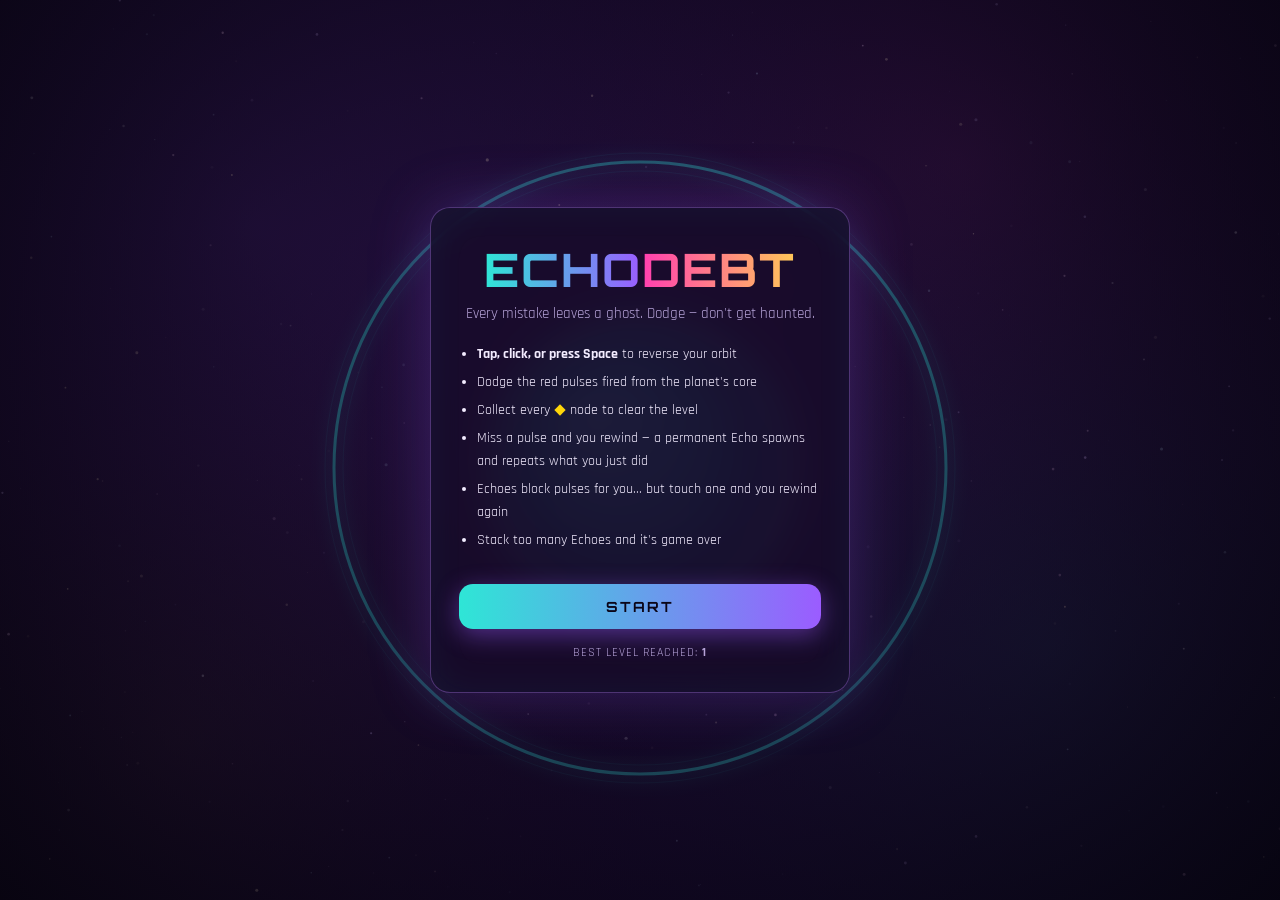
<file: EchoDebt_Alt/V1/echo-debt.html>
<!DOCTYPE html>
<html lang="en">
<head>
<meta charset="UTF-8">
<meta name="viewport" content="width=device-width, initial-scale=1.0, maximum-scale=1, user-scalable=no, viewport-fit=cover">
<meta name="theme-color" content="#0b0618">
<title>Echo Debt</title>
<link rel="preconnect" href="https://fonts.googleapis.com">
<link rel="preconnect" href="https://fonts.gstatic.com" crossorigin>
<link href="https://fonts.googleapis.com/css2?family=Orbitron:wght@600;700;800&family=Rajdhani:wght@500;600;700&display=swap" rel="stylesheet">
<style>
  :root{
    --bg-deep:#0b0618;
    --panel:rgba(24,12,42,0.82);
    --panel-border:rgba(184,130,255,0.35);
    --text-main:#f3ecff;
    --text-dim:#b7a4d9;
    --cyan:#2ee6d6;
    --magenta:#ff3fb0;
    --purple:#9b5cff;
    --amber:#ffc857;
    --danger:#ff4d6d;
    --gold:#ffd60a;
  }
  *{box-sizing:border-box;}
  html,body{
    margin:0; padding:0; width:100%; height:100%;
    overflow:hidden; background:var(--bg-deep);
    font-family:'Rajdhani',sans-serif; color:var(--text-main);
    -webkit-tap-highlight-color:transparent; user-select:none; touch-action:none;
  }
  canvas{display:block; position:fixed; inset:0; width:100%; height:100%;}

  .hud{
    position:fixed; top:0; left:0; right:0;
    display:flex; align-items:center; justify-content:space-between;
    padding:max(12px,env(safe-area-inset-top)) 18px 10px;
    z-index:10; pointer-events:none;
    font-family:'Orbitron',sans-serif;
  }
  .hud.hidden{display:none;}
  .hud-left{display:flex; flex-direction:column; gap:2px;}
  .hud-level{font-size:clamp(13px,3vw,16px); letter-spacing:1px; color:var(--text-main); text-shadow:0 0 12px var(--purple);}
  .hud-tier{font-size:10px; letter-spacing:3px; color:var(--text-dim);}
  .hud-center{display:flex; align-items:center; gap:6px; font-size:15px; color:var(--gold); text-shadow:0 0 10px rgba(255,214,10,.6);}
  .hud-right{display:flex; align-items:center; gap:8px;}
  .hud-label{font-size:9px; letter-spacing:2px; color:var(--text-dim);}
  .echo-bar{display:flex; gap:4px;}
  .echo-dot{width:9px; height:9px; border-radius:50%; border:1.5px solid var(--danger); opacity:.45;}
  .echo-dot.filled{background:linear-gradient(180deg,#ff8a9c,var(--danger)); opacity:1; box-shadow:0 0 8px var(--danger);}
  .icon-btn{
    pointer-events:auto; background:rgba(255,255,255,0.06); border:1px solid var(--panel-border);
    border-radius:50%; width:30px; height:30px; color:var(--text-main); font-size:13px; cursor:pointer;
  }

  .hint{
    position:fixed; left:50%; bottom:8%; transform:translateX(-50%);
    font-family:'Orbitron',sans-serif; font-size:clamp(11px,3vw,14px);
    letter-spacing:2px; color:var(--text-main);
    background:rgba(20,10,35,0.55); border:1px solid var(--panel-border);
    padding:10px 18px; border-radius:30px; z-index:9;
    animation:pulseHint 1.6s ease-in-out infinite; pointer-events:none; white-space:nowrap;
  }
  .hint.hidden{display:none;}
  @keyframes pulseHint{0%,100%{opacity:.55;}50%{opacity:1;}}

  .overlay{
    position:fixed; inset:0; display:flex; align-items:center; justify-content:center;
    background:radial-gradient(circle at 50% 40%, rgba(40,15,70,0.55), rgba(6,3,14,0.86));
    z-index:20; padding:20px; animation:fadeIn .3s ease;
  }
  .overlay.hidden{display:none;}
  @keyframes fadeIn{from{opacity:0;} to{opacity:1;}}
  .panel{
    background:var(--panel); border:1px solid var(--panel-border); border-radius:20px;
    padding:32px 28px; max-width:420px; width:100%; text-align:center;
    backdrop-filter:blur(14px);
    box-shadow:0 0 60px rgba(155,92,255,0.25), inset 0 0 40px rgba(46,230,214,0.05);
    max-height:88vh; overflow-y:auto;
  }
  .title{font-family:'Orbitron',sans-serif; font-size:clamp(32px,9vw,46px); margin:0 0 6px; letter-spacing:2px; font-weight:800;}
  .t-echo{background:linear-gradient(90deg,var(--cyan),var(--purple)); -webkit-background-clip:text; background-clip:text; color:transparent;}
  .t-debt{background:linear-gradient(90deg,var(--magenta),var(--amber)); -webkit-background-clip:text; background-clip:text; color:transparent;}
  .tagline{color:var(--text-dim); margin:0 0 20px; font-size:15px;}
  .rules{text-align:left; font-size:13.5px; line-height:1.7; color:var(--text-main); margin:0 0 22px; padding-left:18px;}
  .rules li{margin-bottom:5px;}
  .node-dot{display:inline-block; width:8px; height:8px; background:var(--gold); transform:rotate(45deg); margin:0 2px;}
  .btn{
    font-family:'Orbitron',sans-serif; letter-spacing:2px; font-size:14px; font-weight:700;
    padding:14px 30px; border-radius:14px; border:none; cursor:pointer; width:100%; margin-top:10px;
  }
  .btn-primary{background:linear-gradient(90deg,var(--cyan),var(--purple)); color:#0b0618; box-shadow:0 6px 24px rgba(155,92,255,0.45);}
  .btn-ghost{background:transparent; border:1px solid var(--panel-border); color:var(--text-main);}
  .best-row{margin-top:16px; font-size:12px; color:var(--text-dim); letter-spacing:1px;}
  .relief-sub{color:var(--text-dim); font-size:13px; margin-bottom:18px;}
  .relief-choices{display:flex; flex-direction:column; gap:12px;}
  .relief-card{
    background:rgba(255,255,255,0.04); border:1px solid var(--panel-border); border-radius:14px;
    padding:14px 16px; text-align:left; cursor:pointer; transition:transform .15s, background .15s;
  }
  .relief-card:hover{background:rgba(255,255,255,0.09); transform:translateY(-2px);}
  .relief-card h3{margin:0 0 4px; font-family:'Orbitron',sans-serif; font-size:14px; color:var(--cyan);}
  .relief-card p{margin:0; font-size:12.5px; color:var(--text-dim);}
  .danger-title{color:var(--danger); text-shadow:0 0 20px rgba(255,77,109,.6); font-family:'Orbitron',sans-serif; font-size:clamp(24px,7vw,32px); margin:0 0 10px; font-weight:800;}
  h2{font-family:'Orbitron',sans-serif; font-size:clamp(22px,6vw,28px); margin:0 0 10px; font-weight:700;}
</style>
</head>
<body>
<canvas id="game"></canvas>

<div id="hud" class="hud hidden">
  <div class="hud-left">
    <div class="hud-level" id="hudLevel">LEVEL 1</div>
    <div class="hud-tier" id="hudTier">TUTORIAL</div>
  </div>
  <div class="hud-center">
    <span class="hud-icon">&#9670;</span>
    <span id="hudNodes">0/0</span>
  </div>
  <div class="hud-right">
    <span class="hud-label">DEBT</span>
    <div class="echo-bar" id="hudEchoBar"></div>
    <button id="muteBtn" class="icon-btn" aria-label="Mute">&#128266;</button>
  </div>
</div>

<div id="hint" class="hint hidden">TAP / CLICK / SPACE — REVERSE ORBIT</div>

<div id="menuOverlay" class="overlay">
  <div class="panel">
    <h1 class="title"><span class="t-echo">ECHO</span><span class="t-debt">DEBT</span></h1>
    <p class="tagline">Every mistake leaves a ghost. Dodge — don't get haunted.</p>
    <ul class="rules">
      <li><b>Tap, click, or press Space</b> to reverse your orbit</li>
      <li>Dodge the red pulses fired from the planet's core</li>
      <li>Collect every <span class="node-dot"></span> node to clear the level</li>
      <li>Miss a pulse and you rewind — a permanent Echo spawns and repeats what you just did</li>
      <li>Echoes block pulses for you... but touch one and you rewind again</li>
      <li>Stack too many Echoes and it's game over</li>
    </ul>
    <button id="startBtn" class="btn btn-primary">START</button>
    <div class="best-row">BEST LEVEL REACHED: <b id="bestLevelStat">1</b></div>
  </div>
</div>

<div id="reliefOverlay" class="overlay hidden">
  <div class="panel">
    <h2>DEBT RELIEF</h2>
    <p class="relief-sub">A gift, before things get worse. Pick one.</p>
    <div class="relief-choices" id="reliefChoices"></div>
  </div>
</div>

<div id="levelCompleteOverlay" class="overlay hidden">
  <div class="panel">
    <h2 id="lcTitle">LEVEL CLEARED</h2>
    <p id="lcStats" class="relief-sub"></p>
    <button id="continueBtn" class="btn btn-primary">CONTINUE</button>
  </div>
</div>

<div id="gameOverOverlay" class="overlay hidden">
  <div class="panel">
    <h2 class="danger-title">DEBT OVERLOAD</h2>
    <p id="goStats" class="relief-sub"></p>
    <button id="retryBtn" class="btn btn-primary">RETRY LEVEL</button>
    <button id="menuBtn" class="btn btn-ghost">MAIN MENU</button>
  </div>
</div>

<script>
/* ============================== UTIL ============================== */
const TAU = Math.PI*2;
function lerp(a,b,t){ return a+(b-a)*t; }
function angDist(a,b){
  let d=(b-a)%TAU;
  if(d>Math.PI) d-=TAU;
  if(d<-Math.PI) d+=TAU;
  return d;
}
function normAngle(a){ a%=TAU; if(a<0) a+=TAU; return a; }
function shuffle(arr){
  for(let i=arr.length-1;i>0;i--){ const j=Math.floor(Math.random()*(i+1)); [arr[i],arr[j]]=[arr[j],arr[i]]; }
  return arr;
}
function lighten(hex,amt){
  const c=hex.replace('#','');
  const num=parseInt(c.length===3?c.split('').map(x=>x+x).join(''):c,16);
  let r=(num>>16)+amt, g=((num>>8)&0xff)+amt, b=(num&0xff)+amt;
  r=Math.min(255,Math.max(0,r)); g=Math.min(255,Math.max(0,g)); b=Math.min(255,Math.max(0,b));
  return `rgb(${r},${g},${b})`;
}

/* ============================== DOM ============================== */
const canvas=document.getElementById('game');
const ctx=canvas.getContext('2d');
ctx.lineCap='round'; ctx.lineJoin='round';
const hud=document.getElementById('hud');
const hudLevelEl=document.getElementById('hudLevel');
const hudTierEl=document.getElementById('hudTier');
const hudNodesEl=document.getElementById('hudNodes');
const hudEchoBar=document.getElementById('hudEchoBar');
const muteBtn=document.getElementById('muteBtn');
const hint=document.getElementById('hint');
const menuOverlay=document.getElementById('menuOverlay');
const startBtn=document.getElementById('startBtn');
const bestLevelStat=document.getElementById('bestLevelStat');
const reliefOverlay=document.getElementById('reliefOverlay');
const reliefChoices=document.getElementById('reliefChoices');
const levelCompleteOverlay=document.getElementById('levelCompleteOverlay');
const lcTitle=document.getElementById('lcTitle');
const lcStats=document.getElementById('lcStats');
const continueBtn=document.getElementById('continueBtn');
const gameOverOverlay=document.getElementById('gameOverOverlay');
const goStats=document.getElementById('goStats');
const retryBtn=document.getElementById('retryBtn');
const menuBtn=document.getElementById('menuBtn');

/* ============================== STATE ============================== */
let W,H,DPR;
let cx,cy,ringR,planetR,nodeCatchAngular,echoHitAngular;
let stars=[], nebulae=[];
let elapsed=0, lastFrame=0, renderClock=0;
let screenShakeUntil=0;
let state='MENU';
let currentLevel=1;
let currentParams=null;
let levelStartTime=0;
let nodesRemaining=0;
let nodes=[], echoes=[], pulses=[], particles=[], history=[];
let echoColorIdx=0;
let nextEchoHollow=false;
let nextPulseAt=0;
let angleHistogram=new Array(24).fill(0);
let flipCount=0, showHintFlag=false, hintShownAt=0;
let muted=false;
let actx=null;
let bestLevel=1, totalNodesAllTime=0;
const player={angle:0,dir:1,omega:1,invulnUntil:0};

/* ============================== THEMES ============================== */
const THEMES={
  tutorial:{name:'Tutorial',planetA:'#0ea5a0',planetB:'#0b3d52',glow:'#5eead4',ring:'#2ee6d6'},
  pressure:{name:'Pressure',planetA:'#ff6b35',planetB:'#7a1743',glow:'#ffb020',ring:'#ff8c42'},
  crowded:{name:'Crowded',planetA:'#7c3aed',planetB:'#2c0b57',glow:'#c084fc',ring:'#9b5cff'},
  debtTest:{name:'Debt Test',planetA:'#db2777',planetB:'#3a0b2e',glow:'#fb7185',ring:'#ff3fb0'},
  master:{name:'Master',planetA:'#5b21b6',planetB:'#0b0620',glow:'#e9d5ff',ring:'#f3e8ff',prismatic:true},
  debt:{name:'Debt Mode',planetA:'#1e1b4b',planetB:'#020617',glow:'#f43f5e',ring:'#fb7185',prismatic:true}
};
const menuThemes=[THEMES.tutorial,THEMES.pressure,THEMES.crowded,THEMES.debtTest,THEMES.master];
const ECHO_COLORS=['#ff2fb0','#7c3aed','#22d3ee','#a3e635','#fb923c','#f43f5e','#38bdf8','#facc15'];
const REWARDS=[
  {key:'redact',name:'Redact',desc:"Erase your oldest Echo — a clean slate for one mistake."},
  {key:'stutter',name:'Stutter',desc:'Freeze every Echo in place for 4 seconds.'},
  {key:'hollow',name:'Hollow Echo',desc:"Your next Echo can't hurt you — but it still blocks pulses."},
  {key:'ledger',name:'Ledger Swap',desc:'Instantly swap places with your newest Echo.'}
];

/* ============================== LAYOUT / BACKGROUND ============================== */
function computeLayout(){
  cx=W/2; cy=H/2+H*0.02;
  const minDim=Math.min(W,H);
  ringR=minDim*0.34;
  planetR=ringR*0.46;
  nodeCatchAngular=22/ringR;
  echoHitAngular=16/ringR;
}
function initStars(){
  stars=[];
  const count=Math.floor((W*H)/4200);
  const palette=['#ffffff','#bfe9ff','#ffd6f7','#d8c2ff','#ffe9c2'];
  for(let i=0;i<count;i++){
    stars.push({
      x:Math.random()*W, y:Math.random()*H,
      r:Math.random()*1.3+0.3, baseA:Math.random()*0.55+0.25,
      speed:Math.random()*1.4+0.4, color:palette[Math.floor(Math.random()*palette.length)],
      phase:Math.random()*TAU
    });
  }
}
function initNebulae(){
  nebulae=[
    {x:0.2,y:0.25,r:0.55,color:'rgba(155,92,255,0.20)'},
    {x:0.82,y:0.72,r:0.5,color:'rgba(46,230,214,0.14)'},
    {x:0.75,y:0.18,r:0.4,color:'rgba(255,63,176,0.16)'},
    {x:0.14,y:0.82,r:0.42,color:'rgba(255,200,87,0.10)'}
  ];
}
function resize(){
  DPR=Math.min(window.devicePixelRatio||1,2);
  W=window.innerWidth; H=window.innerHeight;
  canvas.width=Math.floor(W*DPR); canvas.height=Math.floor(H*DPR);
  canvas.style.width=W+'px'; canvas.style.height=H+'px';
  ctx.setTransform(DPR,0,0,DPR,0,0);
  computeLayout();
  initStars();
}
function ringPoint(angle,r=ringR){ return {x:cx+Math.cos(angle)*r, y:cy+Math.sin(angle)*r}; }

function drawBackground(rt){
  const g=ctx.createLinearGradient(0,0,0,H);
  g.addColorStop(0,'#140a26'); g.addColorStop(0.5,'#1a0b2e'); g.addColorStop(1,'#0d0620');
  ctx.fillStyle=g; ctx.fillRect(0,0,W,H);
  nebulae.forEach(n=>{
    const nx=n.x*W, ny=n.y*H, nr=n.r*Math.max(W,H);
    const rg=ctx.createRadialGradient(nx,ny,0,nx,ny,nr);
    rg.addColorStop(0,n.color); rg.addColorStop(1,'rgba(0,0,0,0)');
    ctx.fillStyle=rg; ctx.fillRect(0,0,W,H);
  });
  stars.forEach(s=>{
    const a=s.baseA*(0.6+0.4*Math.sin(rt*s.speed+s.phase));
    ctx.globalAlpha=a; ctx.fillStyle=s.color;
    ctx.beginPath(); ctx.arc(s.x,s.y,s.r,0,TAU); ctx.fill();
  });
  ctx.globalAlpha=1;
}

/* ============================== PLANET / RING ============================== */
function drawPlanet(theme,rt){
  const hi=lighten(theme.planetA,55);
  const grad=ctx.createRadialGradient(cx-planetR*0.35,cy-planetR*0.35,planetR*0.08,cx,cy,planetR*1.05);
  grad.addColorStop(0,hi); grad.addColorStop(0.55,theme.planetA); grad.addColorStop(1,theme.planetB);
  ctx.save();
  ctx.shadowColor=theme.glow; ctx.shadowBlur=44;
  ctx.beginPath(); ctx.arc(cx,cy,planetR,0,TAU);
  ctx.fillStyle=grad; ctx.fill();
  ctx.restore();
  ctx.save();
  ctx.beginPath(); ctx.arc(cx,cy,planetR,0,TAU); ctx.clip();
  for(let i=0;i<5;i++){
    const yy=cy-planetR+(i+0.5)*(planetR*2/5)+Math.sin(rt*0.3+i)*6;
    ctx.beginPath();
    ctx.ellipse(cx,yy,planetR*1.15,planetR*0.16,0,0,TAU);
    ctx.fillStyle=`rgba(255,255,255,${0.025+0.02*(i%2)})`;
    ctx.fill();
  }
  ctx.restore();
  ctx.save();
  ctx.beginPath(); ctx.arc(cx,cy,planetR*1.015,0,TAU);
  ctx.lineWidth=6; ctx.strokeStyle=theme.glow; ctx.globalAlpha=0.5;
  ctx.shadowColor=theme.glow; ctx.shadowBlur=18;
  ctx.stroke();
  ctx.restore();
}
function drawRing(theme,rt){
  const ringColor = theme.prismatic ? `hsl(${(rt*36)%360},85%,65%)` : theme.ring;
  ctx.save();
  ctx.shadowColor=ringColor; ctx.shadowBlur=20; ctx.lineWidth=3;
  ctx.strokeStyle=ringColor; ctx.globalAlpha=0.9;
  ctx.beginPath(); ctx.arc(cx,cy,ringR,0,TAU); ctx.stroke();
  ctx.restore();
  ctx.save();
  ctx.globalAlpha=0.14; ctx.strokeStyle=ringColor; ctx.lineWidth=1;
  ctx.beginPath(); ctx.arc(cx,cy,ringR-9,0,TAU); ctx.stroke();
  ctx.beginPath(); ctx.arc(cx,cy,ringR+9,0,TAU); ctx.stroke();
  ctx.restore();
}

/* ============================== PLAYER ============================== */
function drawPlayer(t){
  const p=ringPoint(player.angle);
  for(let i=1;i<=6;i++){
    const a=player.angle-player.dir*i*0.05;
    const tp=ringPoint(a);
    ctx.globalAlpha=0.3*(1-i/7);
    ctx.fillStyle='#00f5ff';
    ctx.beginPath(); ctx.arc(tp.x,tp.y,5*(1-i/8),0,TAU); ctx.fill();
  }
  ctx.globalAlpha=1;
  const flashing = t<player.invulnUntil && Math.floor(t*14)%2===0;
  ctx.save();
  ctx.shadowColor='#00f5ff';
  ctx.shadowBlur=flashing?4:24;
  ctx.fillStyle=flashing?'rgba(0,245,255,0.35)':'#eafcff';
  ctx.beginPath(); ctx.arc(p.x,p.y,8,0,TAU); ctx.fill();
  ctx.restore();
}

/* ============================== HISTORY (for echoes) ============================== */
const HISTORY_MAX=4.5;
function recordHistory(t){
  history.push({t,angle:player.angle,dir:player.dir});
  while(history.length && t-history[0].t>HISTORY_MAX) history.shift();
}
function sampleHistory(atTime){
  if(!history.length) return {angle:player.angle,dir:player.dir};
  let lo=0, hi=history.length-1;
  if(atTime<=history[0].t) return history[0];
  if(atTime>=history[hi].t) return history[hi];
  while(lo<hi-1){
    const mid=(lo+hi)>>1;
    if(history[mid].t<atTime) lo=mid; else hi=mid;
  }
  return (atTime-history[lo].t < history[hi].t-atTime) ? history[lo] : history[hi];
}

/* ============================== ECHOES ============================== */
function spawnEcho(t,rewindTime){
  const trace=history.filter(h=>h.t>=rewindTime && h.t<=t).map(h=>({dt:h.t-rewindTime,angle:h.angle,dir:h.dir}));
  if(trace.length<2){
    trace.length=0;
    trace.push({dt:0,angle:player.angle,dir:player.dir});
    trace.push({dt:3,angle:player.angle,dir:player.dir});
  }
  const duration=Math.max(trace[trace.length-1].dt,0.15);
  const echo={
    id:Math.random(), spawnTime:t, duration, trace,
    color:ECHO_COLORS[echoColorIdx%ECHO_COLORS.length],
    angle:trace[0].angle, hollow:nextEchoHollow, trail:[],
    frozenUntil:null, frozenSince:0
  };
  echoColorIdx++;
  nextEchoHollow=false;
  echoes.push(echo);
  return echo;
}
function updateEchoes(t){
  echoes.forEach(e=>{
    if(e.frozenUntil!=null){
      if(t<e.frozenUntil){
        e.trail.push(e.angle);
        if(e.trail.length>10) e.trail.shift();
        return;
      } else {
        e.spawnTime += (e.frozenUntil-e.frozenSince);
        e.frozenUntil=null;
      }
    }
    const el=t-e.spawnTime;
    const phase=((el%e.duration)+e.duration)%e.duration;
    let sample=e.trace[0];
    for(const s of e.trace){ if(s.dt<=phase) sample=s; else break; }
    e.angle=sample.angle;
    e.trail.push(e.angle);
    if(e.trail.length>10) e.trail.shift();
  });
}
function applyStutter(t){ echoes.forEach(e=>{ e.frozenUntil=t+4; e.frozenSince=t; }); }
function drawEchoes(){
  echoes.forEach(e=>{
    for(let i=0;i<e.trail.length;i++){
      const pt=ringPoint(e.trail[i]);
      const fade=(i+1)/e.trail.length;
      ctx.globalAlpha=0.22*fade*(e.hollow?0.6:1);
      ctx.fillStyle=e.color;
      ctx.beginPath(); ctx.arc(pt.x,pt.y,4*fade,0,TAU); ctx.fill();
    }
    ctx.globalAlpha=1;
    const p=ringPoint(e.angle);
    ctx.save();
    ctx.shadowColor=e.color; ctx.shadowBlur=e.hollow?8:16;
    ctx.globalAlpha=e.hollow?0.55:0.9;
    ctx.fillStyle=e.color;
    ctx.beginPath(); ctx.arc(p.x,p.y,7,0,TAU); ctx.fill();
    if(e.hollow){
      ctx.globalAlpha=0.85; ctx.strokeStyle='#f3ecff'; ctx.lineWidth=1.4;
      ctx.beginPath(); ctx.arc(p.x,p.y,9.5,0,TAU); ctx.stroke();
    }
    ctx.restore();
  });
  ctx.globalAlpha=1;
}

/* ============================== PULSES ============================== */
function trackHistogram(dt){
  const bucket=Math.floor(normAngle(player.angle)/TAU*24)%24;
  angleHistogram[bucket]+=dt;
  for(let i=0;i<24;i++) angleHistogram[i]*=0.999;
}
function pickPulseAngle(params){
  if(params.learnHabits && Math.random()<0.45){
    const total=angleHistogram.reduce((a,b)=>a+b,0);
    if(total>0.01){
      let r=Math.random()*total, acc=0;
      for(let i=0;i<24;i++){ acc+=angleHistogram[i]; if(r<=acc) return (i+0.5)/24*TAU; }
    }
  }
  return Math.random()*TAU;
}
function spawnPulse(t,targetAngle,windup,halfWidthDeg){
  pulses.push({id:Math.random(),spawnTime:t,windup,targetAngle,halfWidth:halfWidthDeg*Math.PI/180,resolved:false});
  playPulseWindup(windup);
}
function updatePulseSpawner(t,params){
  if(t>=nextPulseAt){
    const a1=pickPulseAngle(params);
    spawnPulse(t,a1,params.windup,params.halfWidthDeg);
    if(Math.random()<params.doublePulseChance){
      let a2,tries=0;
      do{ a2=Math.random()*TAU; tries++; }while(Math.abs(angDist(a1,a2))<0.7 && tries<10);
      spawnPulse(t,a2,params.windup*0.95,params.halfWidthDeg);
    }
    nextPulseAt=t+params.pulseInterval*(0.85+Math.random()*0.3);
  }
}
function resolvePulse(p,t){
  if(state!=='PLAYING') return;
  let blocker=null;
  for(const e of echoes){
    if(Math.abs(angDist(e.angle,p.targetAngle))<=p.halfWidth+0.03){ blocker=e; break; }
  }
  if(blocker){
    spawnBurst(ringPoint(p.targetAngle),blocker.color,10);
    playBlockSound();
    return;
  }
  if(t<player.invulnUntil) return;
  if(Math.abs(angDist(player.angle,p.targetAngle))<=p.halfWidth){
    hitPlayer(t,'pulse');
  }
}
function updatePulses(t){
  pulses=pulses.filter(p=>{
    const el=t-p.spawnTime;
    if(!p.resolved && el>=p.windup){ p.resolved=true; resolvePulse(p,t); }
    return el<p.windup+0.4;
  });
}
function drawPulses(t){
  pulses.forEach(p=>{
    const el=t-p.spawnTime;
    const prog=Math.min(el/p.windup,1);
    if(prog<1){
      const r=planetR+(ringR-planetR)*prog;
      ctx.save();
      ctx.strokeStyle='#ff3860'; ctx.shadowColor='#ff3860'; ctx.shadowBlur=16; ctx.lineWidth=4;
      ctx.beginPath();
      ctx.moveTo(cx+Math.cos(p.targetAngle)*planetR, cy+Math.sin(p.targetAngle)*planetR);
      ctx.lineTo(cx+Math.cos(p.targetAngle)*r, cy+Math.sin(p.targetAngle)*r);
      ctx.stroke();
      ctx.globalAlpha=0.22+0.55*prog; ctx.lineWidth=10; ctx.strokeStyle='#ff8c42';
      ctx.beginPath(); ctx.arc(cx,cy,ringR,p.targetAngle-p.halfWidth,p.targetAngle+p.halfWidth); ctx.stroke();
      ctx.restore();
    } else {
      const fade=Math.max(0,1-(el-p.windup)/0.4);
      if(fade>0){
        ctx.save();
        ctx.globalAlpha=fade*0.85;
        ctx.fillStyle='#fff2ea'; ctx.shadowColor='#ff8c42'; ctx.shadowBlur=20;
        const pt=ringPoint(p.targetAngle);
        ctx.beginPath(); ctx.arc(pt.x,pt.y,14*(1+(1-fade)*0.6),0,TAU); ctx.fill();
        ctx.restore();
      }
    }
  });
}

/* ============================== NODES ============================== */
function generateNodes(count){
  const arr=[], used=[];
  for(let i=0;i<count;i++){
    let angle,tries=0;
    do{ angle=Math.random()*TAU; tries++; } while(used.some(u=>Math.abs(angDist(u,angle))<0.32) && tries<40);
    used.push(angle);
    arr.push({angle,collected:false,relief:false,id:Math.random()});
  }
  return arr;
}
function reliefGradientColor(rt){ return `hsl(${(rt*140)%360},85%,72%)`; }
function drawDiamond(x,y,s){
  ctx.beginPath();
  ctx.moveTo(x,y-s); ctx.lineTo(x+s,y); ctx.lineTo(x,y+s); ctx.lineTo(x-s,y);
  ctx.closePath(); ctx.fill();
}
function drawNodes(rt){
  nodes.forEach(n=>{
    if(n.collected) return;
    const p=ringPoint(n.angle);
    const pulse=1+0.15*Math.sin(rt*4+n.angle*3);
    ctx.save();
    ctx.translate(p.x,p.y);
    ctx.rotate(rt*0.7+n.angle);
    const col=n.relief?reliefGradientColor(rt):'#ffd60a';
    ctx.shadowColor=col; ctx.shadowBlur=n.relief?22:14;
    ctx.fillStyle=col;
    drawDiamond(0,0,7*pulse);
    ctx.restore();
  });
}

/* ============================== PARTICLES ============================== */
function spawnBurst(pos,color,count=14){
  for(let i=0;i<count;i++){
    const a=Math.random()*TAU, sp=60+Math.random()*130;
    particles.push({x:pos.x,y:pos.y,vx:Math.cos(a)*sp,vy:Math.sin(a)*sp,life:0.45+Math.random()*0.3,age:0,color,size:2+Math.random()*2.2});
  }
}
function updateParticles(dt){
  particles.forEach(p=>{ p.age+=dt; p.x+=p.vx*dt; p.y+=p.vy*dt; p.vx*=0.93; p.vy*=0.93; });
  particles=particles.filter(p=>p.age<p.life);
}
function drawParticles(){
  particles.forEach(p=>{
    const a=1-p.age/p.life;
    ctx.globalAlpha=Math.max(a,0);
    ctx.fillStyle=p.color;
    ctx.beginPath(); ctx.arc(p.x,p.y,p.size,0,TAU); ctx.fill();
  });
  ctx.globalAlpha=1;
}

/* ============================== AUDIO ============================== */
function ensureAudio(){
  if(!actx){
    try{ actx=new (window.AudioContext||window.webkitAudioContext)(); }catch(err){ actx=null; }
  } else if(actx.state==='suspended'){ actx.resume(); }
}
function tone(freq,dur,type='sine',vol=0.16,glideTo=null){
  if(!actx||muted) return;
  try{
    const o=actx.createOscillator(), g=actx.createGain();
    o.type=type; o.frequency.setValueAtTime(freq,actx.currentTime);
    if(glideTo!=null) o.frequency.exponentialRampToValueAtTime(Math.max(glideTo,1),actx.currentTime+dur);
    g.gain.setValueAtTime(vol,actx.currentTime);
    g.gain.exponentialRampToValueAtTime(0.001,actx.currentTime+dur);
    o.connect(g); g.connect(actx.destination);
    o.start(); o.stop(actx.currentTime+dur+0.02);
  }catch(err){}
}
function playFlipSound(){ tone(720,0.06,'square',0.09); }
function playNodeSound(idx,total){
  const f=440+idx*28;
  tone(f,0.12,'triangle',0.15);
  setTimeout(()=>tone(f*1.5,0.1,'triangle',0.09),45);
}
function playRewindSound(){ tone(480,0.28,'sawtooth',0.13,85); }
function playBlockSound(){ tone(210,0.08,'square',0.11); }
function playPulseWindup(windup){
  if(!actx||muted) return;
  try{
    const o=actx.createOscillator(), g=actx.createGain();
    o.type='sine'; o.frequency.setValueAtTime(150,actx.currentTime);
    o.frequency.linearRampToValueAtTime(700,actx.currentTime+windup);
    g.gain.setValueAtTime(0.0001,actx.currentTime);
    g.gain.linearRampToValueAtTime(0.06,actx.currentTime+windup*0.75);
    g.gain.linearRampToValueAtTime(0.0001,actx.currentTime+windup);
    o.connect(g); g.connect(actx.destination);
    o.start(); o.stop(actx.currentTime+windup+0.05);
  }catch(err){}
}
function playLevelCompleteSound(){ [523,659,784,1046].forEach((f,i)=>setTimeout(()=>tone(f,0.18,'triangle',0.14),i*90)); }
function playGameOverSound(){ [420,320,240,160].forEach((f,i)=>setTimeout(()=>tone(f,0.26,'sawtooth',0.15),i*130)); }
function toggleMute(){ muted=!muted; muteBtn.textContent=muted?'\u{1F507}':'\u{1F50A}'; }

/* ============================== LEVEL PARAMS ============================== */
function tierThemeForLevel(n){
  if(n>20) return THEMES.debt;
  if(n<=3) return THEMES.tutorial;
  if(n<=8) return THEMES.pressure;
  if(n<=12) return THEMES.crowded;
  if(n<=16) return THEMES.debtTest;
  return THEMES.master;
}
function levelParams(n){
  const capped=Math.min(n,20);
  const f=(capped-1)/19;
  return {
    pulseInterval: lerp(3.0,1.1,f),
    windup: lerp(1.8,0.85,f),
    halfWidthDeg: lerp(14,18,f),
    omega: lerp(0.85,1.7,f),
    nodeCount: Math.min(4+Math.floor(capped/4),10),
    maxEchoes: capped<=10?5:4,
    doublePulseChance: capped<9?0:Math.min(0.15+(capped-9)*0.045,0.5),
    adversarialNodes: capped>=13,
    learnHabits: capped>=17,
    theme: tierThemeForLevel(n)
  };
}
function debtModeParams(n){
  const over=n-20;
  const k=Math.min(over/15,1);
  return {
    pulseInterval: Math.max(1.1-k*0.5,0.6),
    windup: Math.max(0.85-k*0.3,0.55),
    halfWidthDeg: Math.min(18+k*4,22),
    omega: Math.min(1.7+k*0.7,2.4),
    nodeCount: Math.min(10+Math.floor(over/5),13),
    maxEchoes: 4,
    doublePulseChance: Math.min(0.5+k*0.25,0.75),
    adversarialNodes: true,
    learnHabits: true,
    theme: THEMES.debt
  };
}
function getLevelParams(n){ return n>20 ? debtModeParams(n) : levelParams(n); }
function isDebtMode(n){ return n>20; }
function isReliefLevel(n){ return n>=3 && (n-3)%4===0; }

/* ============================== HUD ============================== */
function updateHUD(){
  if(!currentParams) return;
  hudLevelEl.textContent = isDebtMode(currentLevel) ? `RUN ${currentLevel-20}` : `LEVEL ${currentLevel}`;
  hudTierEl.textContent = currentParams.theme.name.toUpperCase();
  hudNodesEl.textContent = `${nodes.length-nodesRemaining}/${nodes.length}`;
  const max=currentParams.maxEchoes;
  hudEchoBar.innerHTML='';
  for(let i=0;i<max;i++){
    const dot=document.createElement('span');
    dot.className='echo-dot'+(i<echoes.length?' filled':'');
    hudEchoBar.appendChild(dot);
  }
}

/* ============================== OVERLAYS ============================== */
function showOverlay(el){ el.classList.remove('hidden'); }
function hideOverlay(el){ el.classList.add('hidden'); }
function showLevelCompleteOverlay(n){
  lcTitle.textContent = isDebtMode(n) ? `DEBT RUN ${n-20} CLEARED` : `LEVEL ${n} CLEARED`;
  lcStats.textContent = `Echoes carried: ${echoes.length} \u00b7 Nodes: ${nodes.length}`;
  showOverlay(levelCompleteOverlay);
}
function showGameOverOverlay(n,collected,total,echoCount){
  goStats.textContent = `Reached Level ${n} \u00b7 ${collected}/${total} nodes \u00b7 ${echoCount} echoes stacked`;
  showOverlay(gameOverOverlay);
}
function renderReliefOverlay(opts){
  reliefChoices.innerHTML='';
  opts.forEach(o=>{
    const card=document.createElement('div');
    card.className='relief-card';
    card.innerHTML = `<h3>${o.name}</h3><p>${o.desc}</p>`;
    card.addEventListener('click', ()=>{ applyReward(o.key, elapsed); });
    reliefChoices.appendChild(card);
  });
  showOverlay(reliefOverlay);
}

/* ============================== GAME FLOW ============================== */
function generateLevelNodes(n,params){
  const arr=generateNodes(params.nodeCount);
  if(isReliefLevel(n) && arr.length){
    arr[Math.floor(Math.random()*arr.length)].relief=true;
  }
  return arr;
}
function startLevel(n,t){
  currentLevel=n;
  currentParams=getLevelParams(n);
  player.angle=Math.random()*TAU;
  player.dir=Math.random()<0.5?1:-1;
  player.omega=currentParams.omega;
  player.invulnUntil=t+0.8;
  echoes=[]; pulses=[]; particles=[]; history=[];
  echoColorIdx=0; nextEchoHollow=false;
  levelStartTime=t;
  nextPulseAt=t+currentParams.pulseInterval*1.3;
  nodes=generateLevelNodes(n,currentParams);
  nodesRemaining=nodes.length;
  state='PLAYING';
  updateHUD();
}
function beginGame(){
  hideOverlay(menuOverlay);
  hud.classList.remove('hidden');
  ensureAudio();
  flipCount=0; showHintFlag=true; hintShownAt=elapsed;
  hint.classList.remove('hidden');
  startLevel(1,elapsed);
}
function collectNode(n,t){
  n.collected=true;
  nodesRemaining--;
  spawnBurst(ringPoint(n.angle), n.relief?'#ffffff':'#ffd60a', 14);
  playNodeSound(nodes.length-nodesRemaining, nodes.length);
  updateHUD();
  if(n.relief){ openReliefChoice(t); return; }
  if(nodesRemaining<=0) completeLevel(t);
}
function openReliefChoice(t){
  state='RELIEF';
  const opts=shuffle(REWARDS.slice()).slice(0,2);
  renderReliefOverlay(opts);
}
function applyReward(key,t){
  if(key==='redact'){
    if(echoes.length) echoes.shift();
  } else if(key==='stutter'){
    applyStutter(t);
  } else if(key==='hollow'){
    nextEchoHollow=true;
  } else if(key==='ledger'){
    if(echoes.length){
      const newest=echoes[echoes.length-1];
      const oldPlayerAngle=player.angle;
      const oldEchoAngle=newest.angle;
      const offset=oldPlayerAngle-oldEchoAngle;
      newest.trace=newest.trace.map(s=>({dt:s.dt,angle:normAngle(s.angle+offset),dir:s.dir}));
      player.angle=oldEchoAngle;
      newest.angle=oldPlayerAngle;
    } else {
      player.invulnUntil=t+1.2;
    }
  }
  hideOverlay(reliefOverlay);
  if(nodesRemaining<=0) completeLevel(t); else state='PLAYING';
}
function completeLevel(t){
  state='LEVELCOMPLETE';
  playLevelCompleteSound();
  totalNodesAllTime+=nodes.length;
  if(currentLevel>bestLevel){ bestLevel=currentLevel; }
  saveProgress();
  showLevelCompleteOverlay(currentLevel);
}
function triggerGameOver(t){
  state='GAMEOVER';
  playGameOverSound();
  showGameOverOverlay(currentLevel, nodes.length-nodesRemaining, nodes.length, echoes.length);
}
function hitPlayer(t,cause){
  if(state!=='PLAYING') return;
  if(t<player.invulnUntil) return;
  const rewindTime=Math.max(t-3.0, levelStartTime, history.length?history[0].t:0);
  const echo=spawnEcho(t,rewindTime);
  const sample=sampleHistory(rewindTime);
  player.angle=sample.angle;
  player.dir=sample.dir;
  player.invulnUntil=t+0.55;
  screenShakeUntil=renderClock+0.2;
  playRewindSound();
  spawnBurst(ringPoint(player.angle), echo.color, 16);
  if(currentParams.adversarialNodes){
    for(const n of nodes){
      if(!n.collected && Math.random()<0.5){
        const side=Math.random()<0.5?1:-1;
        n.angle=normAngle(echo.angle+side*(0.35+Math.random()*0.4));
      }
    }
  }
  updateHUD();
  if(echoes.length>currentParams.maxEchoes){ triggerGameOver(t); }
}
function checkPlayerVsWorld(t){
  if(state!=='PLAYING') return;
  for(const n of nodes){
    if(state!=='PLAYING') break;
    if(!n.collected && Math.abs(angDist(player.angle,n.angle))<nodeCatchAngular){ collectNode(n,t); }
  }
  if(state!=='PLAYING') return;
  if(t>=player.invulnUntil){
    for(const e of echoes){
      if(e.hollow) continue;
      if(Math.abs(angDist(player.angle,e.angle))<echoHitAngular){ hitPlayer(t,'echo'); break; }
    }
  }
}
function maybeHideHint(t){
  if(showHintFlag && (flipCount>0 || t-hintShownAt>5)){
    hint.classList.add('hidden');
    showHintFlag=false;
  }
}

/* ============================== STORAGE ============================== */
async function loadProgress(){
  try{
    if(window.storage){
      const res=await window.storage.get('echodebt:progress');
      if(res && res.value){
        const data=JSON.parse(res.value);
        bestLevel=data.bestLevel||1;
        totalNodesAllTime=data.totalNodes||0;
      }
    }
  }catch(err){ /* no saved progress yet */ }
  updateMenuStats();
}
async function saveProgress(){
  try{
    if(window.storage){
      await window.storage.set('echodebt:progress', JSON.stringify({bestLevel,totalNodes:totalNodesAllTime}));
    }
  }catch(err){ /* storage unavailable */ }
}
function updateMenuStats(){ bestLevelStat.textContent=bestLevel; }

/* ============================== INPUT ============================== */
function onFlip(){
  player.dir*=-1;
  flipCount++;
  playFlipSound();
  spawnBurst(ringPoint(player.angle),'#00f5ff',5);
}
window.addEventListener('pointerdown',(e)=>{
  if(state!=='PLAYING') return;
  if(e.target.closest('button')) return;
  ensureAudio();
  onFlip();
});
window.addEventListener('keydown',(e)=>{
  if(e.code==='Space'){
    e.preventDefault();
    if(state==='PLAYING'){ ensureAudio(); onFlip(); }
    else if(state==='MENU'){ beginGame(); }
  }
});
window.addEventListener('contextmenu',(e)=>e.preventDefault());
window.addEventListener('resize',resize);
window.addEventListener('orientationchange',resize);

startBtn.addEventListener('click', beginGame);
continueBtn.addEventListener('click', ()=>{ hideOverlay(levelCompleteOverlay); startLevel(currentLevel+1, elapsed); });
retryBtn.addEventListener('click', ()=>{ hideOverlay(gameOverOverlay); startLevel(currentLevel, elapsed); });
menuBtn.addEventListener('click', ()=>{
  hideOverlay(gameOverOverlay); hud.classList.add('hidden');
  showOverlay(menuOverlay); state='MENU'; currentLevel=1;
  updateMenuStats();
});
muteBtn.addEventListener('click', toggleMute);

/* ============================== MAIN LOOP ============================== */
function update(t,dt){
  player.angle=normAngle(player.angle+player.dir*player.omega*dt);
  recordHistory(t);
  trackHistogram(dt);
  updateEchoes(t);
  updatePulseSpawner(t,currentParams);
  updatePulses(t);
  checkPlayerVsWorld(t);
  updateParticles(dt);
  maybeHideHint(t);
}
function render(rt,t){
  ctx.clearRect(0,0,W,H);
  let sx=0,sy=0;
  if(rt<screenShakeUntil){ sx=(Math.random()-0.5)*8; sy=(Math.random()-0.5)*8; }
  ctx.save();
  ctx.translate(sx,sy);
  drawBackground(rt);
  const theme = state==='MENU' ? menuThemes[Math.floor(rt/6)%menuThemes.length] : (currentParams?currentParams.theme:THEMES.tutorial);
  drawPlanet(theme,rt);
  drawRing(theme,rt);
  if(state!=='MENU'){
    drawNodes(rt);
    drawPulses(t);
    drawEchoes();
    drawPlayer(t);
  }
  drawParticles();
  ctx.restore();
}
function loop(ts){
  requestAnimationFrame(loop);
  const now=ts/1000;
  if(!lastFrame) lastFrame=now;
  let dt=now-lastFrame; lastFrame=now;
  dt=Math.min(dt,0.05);
  renderClock+=dt;
  if(state==='PLAYING'){ elapsed+=dt; update(elapsed,dt); }
  render(renderClock,elapsed);
}

/* ============================== INIT ============================== */
initNebulae();
resize();
loadProgress();
requestAnimationFrame(loop);
</script>
</body>
</html>
</file>
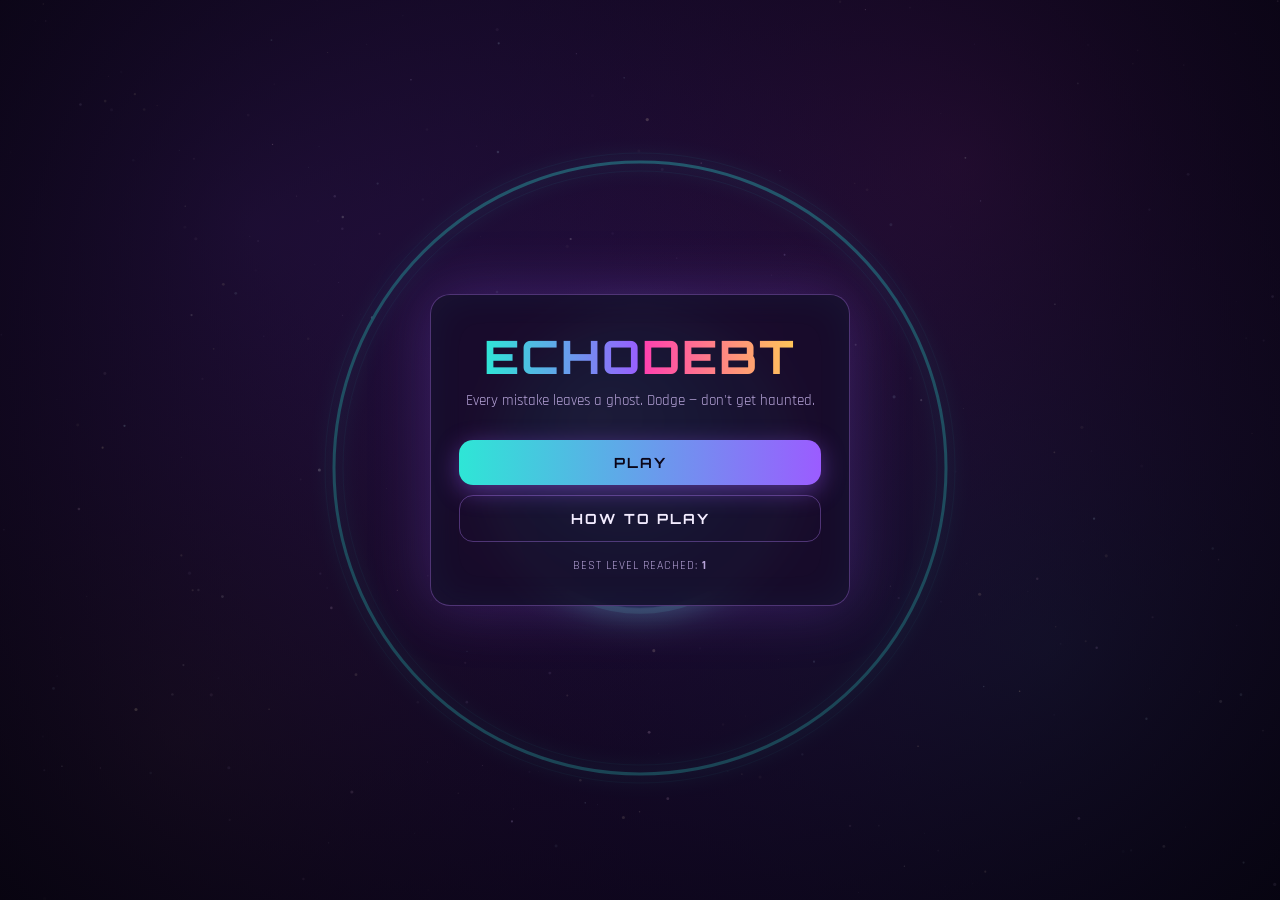
<file: EchoDebt_Alt/V2/echo-debt.html>
<!DOCTYPE html>
<html lang="en">
<head>
<meta charset="UTF-8">
<meta name="viewport" content="width=device-width, initial-scale=1.0, maximum-scale=1, user-scalable=no, viewport-fit=cover">
<meta name="theme-color" content="#0b0618">
<title>Echo Debt</title>
<link rel="preconnect" href="https://fonts.googleapis.com">
<link rel="preconnect" href="https://fonts.gstatic.com" crossorigin>
<link href="https://fonts.googleapis.com/css2?family=Orbitron:wght@600;700;800&family=Rajdhani:wght@500;600;700&display=swap" rel="stylesheet">
<style>
  :root{
    --bg-deep:#0b0618;
    --panel:rgba(24,12,42,0.82);
    --panel-border:rgba(184,130,255,0.35);
    --text-main:#f3ecff;
    --text-dim:#b7a4d9;
    --cyan:#2ee6d6;
    --magenta:#ff3fb0;
    --purple:#9b5cff;
    --amber:#ffc857;
    --danger:#ff4d6d;
    --gold:#ffd60a;
  }
  *{box-sizing:border-box;}
  html,body{
    margin:0; padding:0; width:100%; height:100%;
    overflow:hidden; background:var(--bg-deep);
    font-family:'Rajdhani',sans-serif; color:var(--text-main);
    -webkit-tap-highlight-color:transparent; user-select:none; touch-action:none;
  }
  canvas{display:block; position:fixed; inset:0; width:100%; height:100%;}

  .hud{
    position:fixed; top:0; left:0; right:0;
    display:flex; align-items:center; justify-content:space-between;
    padding:max(12px,env(safe-area-inset-top)) 18px 10px;
    z-index:10; pointer-events:none;
    font-family:'Orbitron',sans-serif;
  }
  .hud.hidden{display:none;}
  .hud-left{display:flex; flex-direction:column; gap:2px;}
  .hud-level{font-size:clamp(13px,3vw,16px); letter-spacing:1px; color:var(--text-main); text-shadow:0 0 12px var(--purple);}
  .hud-tier{font-size:10px; letter-spacing:3px; color:var(--text-dim);}
  .hud-center{display:flex; align-items:center; gap:6px; font-size:15px; color:var(--gold); text-shadow:0 0 10px rgba(255,214,10,.6);}
  .hud-right{display:flex; align-items:center; gap:10px;}
  .hud-label{font-size:9px; letter-spacing:2px; color:var(--text-dim);}
  .debt-meter{display:flex; flex-direction:column; align-items:flex-end; gap:4px;}
  .debt-meter .hud-label{display:flex; gap:6px; align-items:baseline;}
  .debt-meter .hud-label b{font-size:12px; letter-spacing:1px; color:var(--text-main);}
  .echo-bar{display:flex; gap:4px; padding:3px 5px; background:rgba(0,0,0,0.25); border-radius:8px; border:1px solid rgba(255,77,109,0.25);}
  .echo-bar.critical{animation:critPulse .6s ease-in-out infinite;}
  @keyframes critPulse{0%,100%{filter:drop-shadow(0 0 2px var(--danger));}50%{filter:drop-shadow(0 0 11px var(--danger));}}
  .echo-dot{width:11px; height:11px; border-radius:50%; border:1.5px solid var(--danger); opacity:.4;}
  .echo-dot.filled{background:linear-gradient(180deg,#ff8a9c,var(--danger)); opacity:1; box-shadow:0 0 8px var(--danger);}
  .icon-btn{
    pointer-events:auto; background:rgba(255,255,255,0.06); border:1px solid var(--panel-border);
    border-radius:50%; width:30px; height:30px; color:var(--text-main); font-size:13px; cursor:pointer;
  }

  .power-slot{
    position:fixed; left:50%; bottom:5%; transform:translateX(-50%);
    z-index:11; width:72px; height:72px; border-radius:50%;
    border:2px solid var(--panel-border); background:rgba(20,10,35,0.55);
    display:flex; align-items:center; justify-content:center;
    cursor:pointer; pointer-events:auto; transition:transform .12s;
    font-family:'Orbitron',sans-serif; text-align:center; padding:4px; color:var(--text-dim);
  }
  .power-slot.hidden{display:none;}
  .power-slot:active{transform:translateX(-50%) scale(0.9);}
  .power-slot.filled{animation:powerPulse 1.3s ease-in-out infinite; color:var(--text-main);}
  .power-slot .p-name{font-size:9px; letter-spacing:1px; line-height:1.2;}
  @keyframes powerPulse{0%,100%{box-shadow:0 0 10px currentColor;}50%{box-shadow:0 0 24px currentColor;}}

  .jump-btn{
    position:fixed; bottom:5%; z-index:11; width:54px; height:54px; border-radius:50%;
    border:2px solid var(--panel-border); background:rgba(20,10,35,0.55);
    display:flex; align-items:center; justify-content:center;
    cursor:pointer; pointer-events:auto; transition:transform .12s, opacity .2s;
    font-family:'Orbitron',sans-serif; font-size:10px; letter-spacing:1px; color:var(--text-dim);
  }
  .jump-btn.hidden{display:none;}
  .jump-btn.cooldown{opacity:0.3;}
  #jumpOutBtn{left:calc(50% - 96px); transform:translateX(-50%);}
  #jumpInBtn{left:calc(50% + 96px); transform:translateX(-50%);}
  #jumpOutBtn:active{transform:translateX(-50%) scale(0.88);}
  #jumpInBtn:active{transform:translateX(-50%) scale(0.88);}

  .hint{
    position:fixed; left:50%; bottom:8%; transform:translateX(-50%);
    font-family:'Orbitron',sans-serif; font-size:clamp(11px,3vw,14px);
    letter-spacing:2px; color:var(--text-main);
    background:rgba(20,10,35,0.55); border:1px solid var(--panel-border);
    padding:10px 18px; border-radius:30px; z-index:9;
    animation:pulseHint 1.6s ease-in-out infinite; pointer-events:none; white-space:nowrap;
  }
  .power-hint{bottom:16%; z-index:12;
  }
  .hint.hidden{display:none;}
  @keyframes pulseHint{0%,100%{opacity:.55;}50%{opacity:1;}}

  .overlay{
    position:fixed; inset:0; display:flex; align-items:center; justify-content:center;
    background:radial-gradient(circle at 50% 40%, rgba(40,15,70,0.55), rgba(6,3,14,0.86));
    z-index:20; padding:20px; animation:fadeIn .3s ease;
  }
  .overlay.hidden{display:none;}
  @keyframes fadeIn{from{opacity:0;} to{opacity:1;}}
  .panel{
    background:var(--panel); border:1px solid var(--panel-border); border-radius:20px;
    padding:32px 28px; max-width:420px; width:100%; text-align:center;
    backdrop-filter:blur(14px);
    box-shadow:0 0 60px rgba(155,92,255,0.25), inset 0 0 40px rgba(46,230,214,0.05);
    max-height:88vh; overflow-y:auto;
  }
  .title{font-family:'Orbitron',sans-serif; font-size:clamp(32px,9vw,46px); margin:0 0 6px; letter-spacing:2px; font-weight:800;}
  .t-echo{background:linear-gradient(90deg,var(--cyan),var(--purple)); -webkit-background-clip:text; background-clip:text; color:transparent;}
  .t-debt{background:linear-gradient(90deg,var(--magenta),var(--amber)); -webkit-background-clip:text; background-clip:text; color:transparent;}
  .tagline{color:var(--text-dim); margin:0 0 20px; font-size:15px;}
  .rules{text-align:left; font-size:13.5px; line-height:1.7; color:var(--text-main); margin:0 0 22px; padding-left:18px;}
  .rules li{margin-bottom:5px;}
  .node-dot{display:inline-block; width:8px; height:8px; background:var(--gold); transform:rotate(45deg); margin:0 2px;}
  .btn{
    font-family:'Orbitron',sans-serif; letter-spacing:2px; font-size:14px; font-weight:700;
    padding:14px 30px; border-radius:14px; border:none; cursor:pointer; width:100%; margin-top:10px;
  }
  .btn-primary{background:linear-gradient(90deg,var(--cyan),var(--purple)); color:#0b0618; box-shadow:0 6px 24px rgba(155,92,255,0.45);}
  .btn-ghost{background:transparent; border:1px solid var(--panel-border); color:var(--text-main);}
  .best-row{margin-top:16px; font-size:12px; color:var(--text-dim); letter-spacing:1px;}
  .relief-sub{color:var(--text-dim); font-size:13px; margin-bottom:18px;}
  .relief-choices{display:flex; flex-direction:column; gap:12px;}
  .relief-card{
    background:rgba(255,255,255,0.04); border:1px solid var(--panel-border); border-radius:14px;
    padding:14px 16px; text-align:left; cursor:pointer; transition:transform .15s, background .15s;
  }
  .relief-card:hover{background:rgba(255,255,255,0.09); transform:translateY(-2px);}
  .relief-card h3{margin:0 0 4px; font-family:'Orbitron',sans-serif; font-size:14px; color:var(--cyan);}
  .relief-card p{margin:0; font-size:12.5px; color:var(--text-dim);}
  .danger-title{color:var(--danger); text-shadow:0 0 20px rgba(255,77,109,.6); font-family:'Orbitron',sans-serif; font-size:clamp(24px,7vw,32px); margin:0 0 10px; font-weight:800;}
  h2{font-family:'Orbitron',sans-serif; font-size:clamp(22px,6vw,28px); margin:0 0 10px; font-weight:700;}
</style>
</head>
<body>
<canvas id="game"></canvas>

<div id="hud" class="hud hidden">
  <div class="hud-left">
    <div class="hud-level" id="hudLevel">LEVEL 1</div>
    <div class="hud-tier" id="hudTier">TUTORIAL</div>
  </div>
  <div class="hud-center">
    <span class="hud-icon">&#9670;</span>
    <span id="hudNodes">0/0</span>
  </div>
  <div class="hud-right">
    <div class="debt-meter">
      <span class="hud-label">DEBT <b id="hudEchoCount">0/5</b></span>
      <div class="echo-bar" id="hudEchoBar"></div>
    </div>
    <button id="muteBtn" class="icon-btn" aria-label="Mute">&#128266;</button>
  </div>
</div>

<button id="jumpOutBtn" class="jump-btn hidden" aria-label="Jump outward">OUT</button>
<button id="powerSlot" class="power-slot hidden" aria-label="Use held power">
  <span class="p-name" id="powerName">—</span>
</button>
<button id="jumpInBtn" class="jump-btn hidden" aria-label="Jump inward">IN</button>

<div id="hint" class="hint hidden">TAP TO REVERSE &middot; W/S TO JUMP</div>
<div id="powerHint" class="hint power-hint hidden">POWER READY — TAP THE ORB OR PRESS E</div>

<div id="menuOverlay" class="overlay">
  <div class="panel">
    <h1 class="title"><span class="t-echo">ECHO</span><span class="t-debt">DEBT</span></h1>
    <p class="tagline">Every mistake leaves a ghost. Dodge — don't get haunted.</p>
    <button id="startBtn" class="btn btn-primary">PLAY</button>
    <button id="howToBtn" class="btn btn-ghost">HOW TO PLAY</button>
    <div class="best-row">BEST LEVEL REACHED: <b id="bestLevelStat">1</b></div>
  </div>
</div>

<div id="howToOverlay" class="overlay hidden">
  <div class="panel">
    <h2>HOW TO PLAY</h2>
    <ul class="rules">
      <li><b>Tap, click, or press Space</b> to reverse your orbit</li>
      <li>Dodge the red pulses fired from the planet's core</li>
      <li>Collect every <span class="node-dot"></span> node to clear the level</li>
      <li>Miss a pulse and you rewind — a red Echo spawns and repeats what you just did</li>
      <li>Watch for the blink: that's where you'll reappear, a beat later</li>
      <li>Echoes block pulses for you... but touch one and you rewind again</li>
      <li>Press <b>W</b>/<b>&uarr;</b> or <b>S</b>/<b>&darr;</b> (or the OUT/IN buttons) to hop off the ring — anything sitting on it can't touch you mid-jump</li>
      <li>Relief nodes give you a power to <b>hold</b> — tap the orb below (or press <b>E</b>) to use it whenever you want</li>
      <li>Higher levels bring drifting hazards and pulses that hunt you</li>
      <li>Stack too many Echoes and it's game over</li>
    </ul>
    <button id="howToBackBtn" class="btn btn-primary">BACK</button>
  </div>
</div>

<div id="reliefOverlay" class="overlay hidden">
  <div class="panel">
    <h2>DEBT RELIEF</h2>
    <p class="relief-sub" id="reliefSub">A gift, before things get worse. Pick one to hold.</p>
    <div class="relief-choices" id="reliefChoices"></div>
  </div>
</div>

<div id="levelCompleteOverlay" class="overlay hidden">
  <div class="panel">
    <h2 id="lcTitle">LEVEL CLEARED</h2>
    <p id="lcStats" class="relief-sub"></p>
    <button id="continueBtn" class="btn btn-primary">CONTINUE</button>
  </div>
</div>

<div id="gameOverOverlay" class="overlay hidden">
  <div class="panel">
    <h2 class="danger-title">DEBT OVERLOAD</h2>
    <p id="goStats" class="relief-sub"></p>
    <button id="retryBtn" class="btn btn-primary">RETRY LEVEL</button>
    <button id="menuBtn" class="btn btn-ghost">MAIN MENU</button>
  </div>
</div>

<script>
/* ============================== UTIL ============================== */
const TAU = Math.PI*2;
function lerp(a,b,t){ return a+(b-a)*t; }
function angDist(a,b){
  let d=(b-a)%TAU;
  if(d>Math.PI) d-=TAU;
  if(d<-Math.PI) d+=TAU;
  return d;
}
function normAngle(a){ a%=TAU; if(a<0) a+=TAU; return a; }
function shuffle(arr){
  for(let i=arr.length-1;i>0;i--){ const j=Math.floor(Math.random()*(i+1)); [arr[i],arr[j]]=[arr[j],arr[i]]; }
  return arr;
}
function lighten(hex,amt){
  const c=hex.replace('#','');
  const num=parseInt(c.length===3?c.split('').map(x=>x+x).join(''):c,16);
  let r=(num>>16)+amt, g=((num>>8)&0xff)+amt, b=(num&0xff)+amt;
  r=Math.min(255,Math.max(0,r)); g=Math.min(255,Math.max(0,g)); b=Math.min(255,Math.max(0,b));
  return `rgb(${r},${g},${b})`;
}

/* ============================== DOM ============================== */
const canvas=document.getElementById('game');
const ctx=canvas.getContext('2d');
ctx.lineCap='round'; ctx.lineJoin='round';
const hud=document.getElementById('hud');
const hudLevelEl=document.getElementById('hudLevel');
const hudTierEl=document.getElementById('hudTier');
const hudNodesEl=document.getElementById('hudNodes');
const hudEchoBar=document.getElementById('hudEchoBar');
const hudEchoCount=document.getElementById('hudEchoCount');
const muteBtn=document.getElementById('muteBtn');
const hint=document.getElementById('hint');
const powerHint=document.getElementById('powerHint');
const powerSlot=document.getElementById('powerSlot');
const powerName=document.getElementById('powerName');
const jumpOutBtn=document.getElementById('jumpOutBtn');
const jumpInBtn=document.getElementById('jumpInBtn');
const menuOverlay=document.getElementById('menuOverlay');
const startBtn=document.getElementById('startBtn');
const howToBtn=document.getElementById('howToBtn');
const howToOverlay=document.getElementById('howToOverlay');
const howToBackBtn=document.getElementById('howToBackBtn');
const bestLevelStat=document.getElementById('bestLevelStat');
const reliefOverlay=document.getElementById('reliefOverlay');
const reliefSub=document.getElementById('reliefSub');
const reliefChoices=document.getElementById('reliefChoices');
const levelCompleteOverlay=document.getElementById('levelCompleteOverlay');
const lcTitle=document.getElementById('lcTitle');
const lcStats=document.getElementById('lcStats');
const continueBtn=document.getElementById('continueBtn');
const gameOverOverlay=document.getElementById('gameOverOverlay');
const goStats=document.getElementById('goStats');
const retryBtn=document.getElementById('retryBtn');
const menuBtn=document.getElementById('menuBtn');

/* ============================== STATE ============================== */
let W,H,DPR;
let cx,cy,ringR,planetR,nodeCatchAngular,echoHitAngular,driftHitAngular;
let stars=[], nebulae=[];
let elapsed=0, lastFrame=0, renderClock=0;
let screenShakeUntil=0;
let state='MENU';
let currentLevel=1;
let currentParams=null;
let levelStartTime=0;
let nodesRemaining=0;
let nodes=[], echoes=[], pulses=[], particles=[], history=[], drifters=[];
let echoColorIdx=0;
let nextEchoHollow=false;
let nextPulseAt=0;
let angleHistogram=new Array(24).fill(0);
let flipCount=0, showHintFlag=false, hintShownAt=0;
let muted=false;
let actx=null;
let bestLevel=1, totalNodesAllTime=0;
let heldPower=null;
let powerHintShown=false, powerHintUntil=0;
let jumpCooldownUntil=0;
const JUMP_DURATION=0.42, JUMP_COOLDOWN=0.9, JUMP_FRACTION=0.17;
const RESPAWN_DELAY=0.3;
const player={angle:0,dir:1,omega:1,invulnUntil:0,radius:0,jumpDir:0,jumpStart:0,respawning:false,respawnStart:0,respawnAt:0,respawnTarget:null};

/* ============================== THEMES ============================== */
const THEMES={
  tutorial:{name:'Tutorial',planetA:'#0ea5a0',planetB:'#0b3d52',glow:'#5eead4',ring:'#2ee6d6'},
  pressure:{name:'Pressure',planetA:'#ff6b35',planetB:'#7a1743',glow:'#ffb020',ring:'#ff8c42'},
  crowded:{name:'Crowded',planetA:'#7c3aed',planetB:'#2c0b57',glow:'#c084fc',ring:'#9b5cff'},
  debtTest:{name:'Debt Test',planetA:'#db2777',planetB:'#3a0b2e',glow:'#fb7185',ring:'#ff3fb0'},
  master:{name:'Master',planetA:'#5b21b6',planetB:'#0b0620',glow:'#e9d5ff',ring:'#f3e8ff',prismatic:true},
  debt:{name:'Debt Mode',planetA:'#1e1b4b',planetB:'#020617',glow:'#f43f5e',ring:'#fb7185',prismatic:true}
};
const menuThemes=[THEMES.tutorial,THEMES.pressure,THEMES.crowded,THEMES.debtTest,THEMES.master];
const ECHO_COLORS=['#ef4444','#dc2626','#f43f5e','#e11d48','#b91c1c','#fb7185'];
const REWARDS=[
  {key:'redact',name:'Redact',desc:"Erase your oldest Echo — a clean slate for one mistake."},
  {key:'stutter',name:'Stutter',desc:'Freeze every Echo in place for 4 seconds.'},
  {key:'hollow',name:'Hollow Echo',desc:"Your next Echo can't hurt you — but it still blocks pulses."},
  {key:'ledger',name:'Ledger Swap',desc:'Instantly swap places with your newest Echo.'}
];
const POWER_COLORS={redact:'#a3e635',stutter:'#38bdf8',hollow:'#c084fc',ledger:'#ffc857'};

/* ============================== LAYOUT / BACKGROUND ============================== */
function computeLayout(){
  cx=W/2; cy=H/2+H*0.02;
  const minDim=Math.min(W,H);
  ringR=minDim*0.34;
  planetR=ringR*0.46;
  nodeCatchAngular=22/ringR;
  echoHitAngular=16/ringR;
  driftHitAngular=15/ringR;
}
function initStars(){
  stars=[];
  const count=Math.floor((W*H)/4200);
  const palette=['#ffffff','#bfe9ff','#ffd6f7','#d8c2ff','#ffe9c2'];
  for(let i=0;i<count;i++){
    stars.push({
      x:Math.random()*W, y:Math.random()*H,
      r:Math.random()*1.3+0.3, baseA:Math.random()*0.55+0.25,
      speed:Math.random()*1.4+0.4, color:palette[Math.floor(Math.random()*palette.length)],
      phase:Math.random()*TAU
    });
  }
}
function initNebulae(){
  nebulae=[
    {x:0.2,y:0.25,r:0.55,color:'rgba(155,92,255,0.20)'},
    {x:0.82,y:0.72,r:0.5,color:'rgba(46,230,214,0.14)'},
    {x:0.75,y:0.18,r:0.4,color:'rgba(255,63,176,0.16)'},
    {x:0.14,y:0.82,r:0.42,color:'rgba(255,200,87,0.10)'}
  ];
}
function resize(){
  DPR=Math.min(window.devicePixelRatio||1,2);
  W=window.innerWidth; H=window.innerHeight;
  canvas.width=Math.floor(W*DPR); canvas.height=Math.floor(H*DPR);
  canvas.style.width=W+'px'; canvas.style.height=H+'px';
  ctx.setTransform(DPR,0,0,DPR,0,0);
  computeLayout();
  initStars();
}
function ringPoint(angle,r=ringR){ return {x:cx+Math.cos(angle)*r, y:cy+Math.sin(angle)*r}; }

function drawBackground(rt){
  const g=ctx.createLinearGradient(0,0,0,H);
  g.addColorStop(0,'#140a26'); g.addColorStop(0.5,'#1a0b2e'); g.addColorStop(1,'#0d0620');
  ctx.fillStyle=g; ctx.fillRect(0,0,W,H);
  nebulae.forEach(n=>{
    const nx=n.x*W, ny=n.y*H, nr=n.r*Math.max(W,H);
    const rg=ctx.createRadialGradient(nx,ny,0,nx,ny,nr);
    rg.addColorStop(0,n.color); rg.addColorStop(1,'rgba(0,0,0,0)');
    ctx.fillStyle=rg; ctx.fillRect(0,0,W,H);
  });
  stars.forEach(s=>{
    const a=s.baseA*(0.6+0.4*Math.sin(rt*s.speed+s.phase));
    ctx.globalAlpha=a; ctx.fillStyle=s.color;
    ctx.beginPath(); ctx.arc(s.x,s.y,s.r,0,TAU); ctx.fill();
  });
  ctx.globalAlpha=1;
}

/* ============================== PLANET / RING ============================== */
function drawPlanet(theme,rt){
  const hi=lighten(theme.planetA,55);
  const grad=ctx.createRadialGradient(cx-planetR*0.35,cy-planetR*0.35,planetR*0.08,cx,cy,planetR*1.05);
  grad.addColorStop(0,hi); grad.addColorStop(0.55,theme.planetA); grad.addColorStop(1,theme.planetB);
  ctx.save();
  ctx.shadowColor=theme.glow; ctx.shadowBlur=44;
  ctx.beginPath(); ctx.arc(cx,cy,planetR,0,TAU);
  ctx.fillStyle=grad; ctx.fill();
  ctx.restore();
  ctx.save();
  ctx.beginPath(); ctx.arc(cx,cy,planetR,0,TAU); ctx.clip();
  for(let i=0;i<5;i++){
    const yy=cy-planetR+(i+0.5)*(planetR*2/5)+Math.sin(rt*0.3+i)*6;
    ctx.beginPath();
    ctx.ellipse(cx,yy,planetR*1.15,planetR*0.16,0,0,TAU);
    ctx.fillStyle=`rgba(255,255,255,${0.025+0.02*(i%2)})`;
    ctx.fill();
  }
  ctx.restore();
  ctx.save();
  ctx.beginPath(); ctx.arc(cx,cy,planetR*1.015,0,TAU);
  ctx.lineWidth=6; ctx.strokeStyle=theme.glow; ctx.globalAlpha=0.5;
  ctx.shadowColor=theme.glow; ctx.shadowBlur=18;
  ctx.stroke();
  ctx.restore();
}
function drawRing(theme,rt){
  const ringColor = theme.prismatic ? `hsl(${(rt*36)%360},85%,65%)` : theme.ring;
  ctx.save();
  ctx.shadowColor=ringColor; ctx.shadowBlur=20; ctx.lineWidth=3;
  ctx.strokeStyle=ringColor; ctx.globalAlpha=0.9;
  ctx.beginPath(); ctx.arc(cx,cy,ringR,0,TAU); ctx.stroke();
  ctx.restore();
  ctx.save();
  ctx.globalAlpha=0.14; ctx.strokeStyle=ringColor; ctx.lineWidth=1;
  ctx.beginPath(); ctx.arc(cx,cy,ringR-9,0,TAU); ctx.stroke();
  ctx.beginPath(); ctx.arc(cx,cy,ringR+9,0,TAU); ctx.stroke();
  ctx.restore();
}

/* ============================== PLAYER ============================== */
function isOnRing(){ return Math.abs(player.radius-ringR) < ringR*0.06; }
function tryJump(dir){
  if(state!=='PLAYING') return;
  if(elapsed<jumpCooldownUntil) return;
  if(player.jumpDir!==0) return;
  player.jumpDir=dir;
  player.jumpStart=elapsed;
  jumpCooldownUntil=elapsed+JUMP_COOLDOWN;
  playJumpSound(dir);
}
function updatePlayerRadius(t){
  if(player.jumpDir!==0){
    const el=t-player.jumpStart;
    const prog=el/JUMP_DURATION;
    if(prog>=1){
      player.jumpDir=0;
      player.radius=ringR;
    } else {
      const hop=Math.sin(Math.min(Math.max(prog,0),1)*Math.PI);
      player.radius=ringR+player.jumpDir*hop*ringR*JUMP_FRACTION;
    }
  } else {
    player.radius=ringR;
  }
}
function updateJumpUI(t){
  const cd=t<jumpCooldownUntil;
  jumpOutBtn.classList.toggle('cooldown',cd);
  jumpInBtn.classList.toggle('cooldown',cd);
}
function drawPlayer(t){
  if(player.respawning){
    const prog=Math.min((t-player.respawnStart)/RESPAWN_DELAY,1);
    const oldP=ringPoint(player.angle, player.radius);
    ctx.save();
    ctx.globalAlpha=Math.max(0,0.45*(1-prog));
    ctx.fillStyle='#eafcff'; ctx.shadowColor='#00f5ff'; ctx.shadowBlur=10;
    ctx.beginPath(); ctx.arc(oldP.x,oldP.y,7*(1-prog*0.4),0,TAU); ctx.fill();
    ctx.restore();
    const target=ringPoint(player.respawnTarget.angle, ringR);
    const flash=Math.abs(Math.sin(prog*Math.PI*2.5));
    ctx.save();
    ctx.globalAlpha=0.3+0.6*flash;
    ctx.strokeStyle='#eafcff'; ctx.shadowColor='#00f5ff'; ctx.shadowBlur=20;
    ctx.lineWidth=2.5;
    ctx.beginPath(); ctx.arc(target.x,target.y,9+flash*7,0,TAU); ctx.stroke();
    ctx.globalAlpha=0.55*flash;
    ctx.fillStyle='#00f5ff';
    ctx.beginPath(); ctx.arc(target.x,target.y,4,0,TAU); ctx.fill();
    ctx.restore();
    return;
  }
  const onRing=isOnRing();
  if(!onRing){
    const shadow=ringPoint(player.angle,ringR);
    ctx.globalAlpha=0.22; ctx.fillStyle='#00f5ff';
    ctx.beginPath(); ctx.arc(shadow.x,shadow.y,5,0,TAU); ctx.fill();
    ctx.globalAlpha=1;
  }
  const p=ringPoint(player.angle, player.radius);
  for(let i=1;i<=6;i++){
    const a=player.angle-player.dir*i*0.05;
    const tp=ringPoint(a, player.radius);
    ctx.globalAlpha=0.3*(1-i/7);
    ctx.fillStyle='#00f5ff';
    ctx.beginPath(); ctx.arc(tp.x,tp.y,5*(1-i/8),0,TAU); ctx.fill();
  }
  ctx.globalAlpha=1;
  const flashing = t<player.invulnUntil && Math.floor(t*14)%2===0;
  ctx.save();
  ctx.shadowColor='#00f5ff';
  ctx.shadowBlur=flashing?4:24;
  ctx.fillStyle=flashing?'rgba(0,245,255,0.35)':'#eafcff';
  ctx.beginPath(); ctx.arc(p.x,p.y,8,0,TAU); ctx.fill();
  ctx.restore();
}

/* ============================== HISTORY (for echoes) ============================== */
const HISTORY_MAX=4.5;
function recordHistory(t){
  history.push({t,angle:player.angle,dir:player.dir});
  while(history.length && t-history[0].t>HISTORY_MAX) history.shift();
}
function sampleHistory(atTime){
  if(!history.length) return {angle:player.angle,dir:player.dir};
  let lo=0, hi=history.length-1;
  if(atTime<=history[0].t) return history[0];
  if(atTime>=history[hi].t) return history[hi];
  while(lo<hi-1){
    const mid=(lo+hi)>>1;
    if(history[mid].t<atTime) lo=mid; else hi=mid;
  }
  return (atTime-history[lo].t < history[hi].t-atTime) ? history[lo] : history[hi];
}

/* ============================== ECHOES ============================== */
function spawnEcho(t,rewindTime){
  const trace=history.filter(h=>h.t>=rewindTime && h.t<=t).map(h=>({dt:h.t-rewindTime,angle:h.angle,dir:h.dir}));
  if(trace.length<2){
    trace.length=0;
    trace.push({dt:0,angle:player.angle,dir:player.dir});
    trace.push({dt:3,angle:player.angle,dir:player.dir});
  }
  const duration=Math.max(trace[trace.length-1].dt,0.15);
  const echo={
    id:Math.random(), spawnTime:t, duration, trace,
    color:ECHO_COLORS[echoColorIdx%ECHO_COLORS.length],
    angle:trace[0].angle, hollow:nextEchoHollow, trail:[],
    frozenUntil:null, frozenSince:0
  };
  echoColorIdx++;
  nextEchoHollow=false;
  echoes.push(echo);
  return echo;
}
function updateEchoes(t){
  echoes.forEach(e=>{
    if(e.frozenUntil!=null){
      if(t<e.frozenUntil){
        e.trail.push(e.angle);
        if(e.trail.length>10) e.trail.shift();
        return;
      } else {
        e.spawnTime += (e.frozenUntil-e.frozenSince);
        e.frozenUntil=null;
      }
    }
    const el=t-e.spawnTime;
    const phase=((el%e.duration)+e.duration)%e.duration;
    let sample=e.trace[0];
    for(const s of e.trace){ if(s.dt<=phase) sample=s; else break; }
    e.angle=sample.angle;
    e.trail.push(e.angle);
    if(e.trail.length>10) e.trail.shift();
  });
}
function applyStutter(t){ echoes.forEach(e=>{ e.frozenUntil=t+4; e.frozenSince=t; }); }
function drawEchoes(){
  echoes.forEach(e=>{
    for(let i=0;i<e.trail.length;i++){
      const pt=ringPoint(e.trail[i]);
      const fade=(i+1)/e.trail.length;
      ctx.globalAlpha=0.22*fade*(e.hollow?0.6:1);
      ctx.fillStyle=e.color;
      ctx.beginPath(); ctx.arc(pt.x,pt.y,4*fade,0,TAU); ctx.fill();
    }
    ctx.globalAlpha=1;
    const p=ringPoint(e.angle);
    ctx.save();
    ctx.shadowColor=e.color; ctx.shadowBlur=e.hollow?8:16;
    ctx.globalAlpha=e.hollow?0.55:0.9;
    ctx.fillStyle=e.color;
    ctx.beginPath(); ctx.arc(p.x,p.y,7,0,TAU); ctx.fill();
    if(e.hollow){
      ctx.globalAlpha=0.85; ctx.strokeStyle='#f3ecff'; ctx.lineWidth=1.4;
      ctx.beginPath(); ctx.arc(p.x,p.y,9.5,0,TAU); ctx.stroke();
    }
    ctx.restore();
  });
  ctx.globalAlpha=1;
}

/* ============================== PULSES ============================== */
function trackHistogram(dt){
  const bucket=Math.floor(normAngle(player.angle)/TAU*24)%24;
  angleHistogram[bucket]+=dt;
  for(let i=0;i<24;i++) angleHistogram[i]*=0.999;
}
function pickPulseAngle(params){
  if(params.learnHabits && Math.random()<0.45){
    const total=angleHistogram.reduce((a,b)=>a+b,0);
    if(total>0.01){
      let r=Math.random()*total, acc=0;
      for(let i=0;i<24;i++){ acc+=angleHistogram[i]; if(r<=acc) return (i+0.5)/24*TAU; }
    }
  }
  return Math.random()*TAU;
}
function spawnPulse(t,targetAngle,windup,halfWidthDeg,hunter=false){
  pulses.push({id:Math.random(),spawnTime:t,windup,targetAngle,halfWidth:halfWidthDeg*Math.PI/180,resolved:false,hunter,locked:false});
  playPulseWindup(windup,hunter);
}
function pickSeparated(existingAngles){
  let a,tries=0;
  do{ a=Math.random()*TAU; tries++; } while(existingAngles.some(x=>Math.abs(angDist(x,a))<0.7) && tries<10);
  return a;
}
function updatePulseSpawner(t,params){
  if(t>=nextPulseAt){
    const rollHunter=()=> params.hunterChance>0 && Math.random()<params.hunterChance;
    const angles=[pickPulseAngle(params)];
    spawnPulse(t,angles[0],params.windup,params.halfWidthDeg,rollHunter());
    if(Math.random()<params.doublePulseChance){
      const a2=pickSeparated(angles); angles.push(a2);
      spawnPulse(t,a2,params.windup*0.95,params.halfWidthDeg,rollHunter());
    }
    if(params.triplePulseChance && Math.random()<params.triplePulseChance){
      const a3=pickSeparated(angles); angles.push(a3);
      spawnPulse(t,a3,params.windup*0.9,params.halfWidthDeg,rollHunter());
    }
    nextPulseAt=t+params.pulseInterval*(0.85+Math.random()*0.3);
  }
}
function resolvePulse(p,t){
  if(state!=='PLAYING') return;
  let blocker=null;
  for(const e of echoes){
    if(Math.abs(angDist(e.angle,p.targetAngle))<=p.halfWidth+0.03){ blocker=e; break; }
  }
  if(blocker){
    spawnBurst(ringPoint(p.targetAngle),blocker.color,10);
    playBlockSound();
    return;
  }
  if(t<player.invulnUntil) return;
  if(!isOnRing()) return;
  if(Math.abs(angDist(player.angle,p.targetAngle))<=p.halfWidth){
    hitPlayer(t,'pulse');
  }
}
function updatePulses(t){
  pulses.forEach(p=>{
    if(p.hunter && !p.resolved){
      const el=t-p.spawnTime;
      if(el<p.windup*0.65){
        p.targetAngle=player.angle;
      } else if(!p.locked){
        p.locked=true;
        spawnBurst(ringPoint(p.targetAngle),'#e879f9',6);
      }
    }
  });
  pulses=pulses.filter(p=>{
    const el=t-p.spawnTime;
    if(!p.resolved && el>=p.windup){ p.resolved=true; resolvePulse(p,t); }
    return el<p.windup+0.4;
  });
}
function drawPulses(t){
  pulses.forEach(p=>{
    const el=t-p.spawnTime;
    const prog=Math.min(el/p.windup,1);
    if(prog<1){
      const r=planetR+(ringR-planetR)*prog;
      const beamCol = p.hunter? (p.locked?'#f43f5e':'#c026d3') : '#ff3860';
      const wedgeCol = p.hunter? (p.locked?'#fb7185':'#e879f9') : '#ff8c42';
      ctx.save();
      ctx.strokeStyle=beamCol; ctx.shadowColor=beamCol; ctx.shadowBlur=16; ctx.lineWidth=4;
      ctx.beginPath();
      ctx.moveTo(cx+Math.cos(p.targetAngle)*planetR, cy+Math.sin(p.targetAngle)*planetR);
      ctx.lineTo(cx+Math.cos(p.targetAngle)*r, cy+Math.sin(p.targetAngle)*r);
      ctx.stroke();
      ctx.globalAlpha=0.22+0.55*prog; ctx.lineWidth=10; ctx.strokeStyle=wedgeCol;
      ctx.beginPath(); ctx.arc(cx,cy,ringR,p.targetAngle-p.halfWidth,p.targetAngle+p.halfWidth); ctx.stroke();
      ctx.restore();
    } else {
      const fade=Math.max(0,1-(el-p.windup)/0.4);
      if(fade>0){
        ctx.save();
        ctx.globalAlpha=fade*0.85;
        ctx.fillStyle='#fff2ea'; ctx.shadowColor='#ff8c42'; ctx.shadowBlur=20;
        const pt=ringPoint(p.targetAngle);
        ctx.beginPath(); ctx.arc(pt.x,pt.y,14*(1+(1-fade)*0.6),0,TAU); ctx.fill();
        ctx.restore();
      }
    }
  });
}

/* ============================== NODES ============================== */
function generateNodes(count){
  const arr=[], used=[];
  for(let i=0;i<count;i++){
    let angle,tries=0;
    do{ angle=Math.random()*TAU; tries++; } while(used.some(u=>Math.abs(angDist(u,angle))<0.32) && tries<40);
    used.push(angle);
    arr.push({angle,collected:false,relief:false,id:Math.random()});
  }
  return arr;
}
function reliefGradientColor(rt){ return `hsl(${(rt*140)%360},85%,72%)`; }
function drawDiamond(x,y,s){
  ctx.beginPath();
  ctx.moveTo(x,y-s); ctx.lineTo(x+s,y); ctx.lineTo(x,y+s); ctx.lineTo(x-s,y);
  ctx.closePath(); ctx.fill();
}
function drawNodes(rt){
  nodes.forEach(n=>{
    if(n.collected) return;
    const p=ringPoint(n.angle);
    const pulse=1+0.15*Math.sin(rt*4+n.angle*3);
    ctx.save();
    ctx.translate(p.x,p.y);
    ctx.rotate(rt*0.7+n.angle);
    const col=n.relief?reliefGradientColor(rt):'#ffd60a';
    ctx.shadowColor=col; ctx.shadowBlur=n.relief?22:14;
    ctx.fillStyle=col;
    drawDiamond(0,0,7*pulse);
    ctx.restore();
  });
}

/* ============================== DRIFTERS (new hazard) ============================== */
function generateDrifters(count,speed){
  const arr=[];
  for(let i=0;i<count;i++){
    arr.push({
      id:Math.random(), angle:Math.random()*TAU,
      dir:Math.random()<0.5?1:-1,
      speed:speed*(0.85+Math.random()*0.3),
      wobble:Math.random()*TAU
    });
  }
  return arr;
}
function updateDrifters(dt){
  drifters.forEach(d=>{ d.angle=normAngle(d.angle+d.dir*d.speed*dt); });
}
function drawDrifters(rt){
  drifters.forEach(d=>{
    const p=ringPoint(d.angle);
    ctx.save();
    ctx.translate(p.x,p.y);
    ctx.rotate(rt*1.3+d.wobble);
    ctx.shadowColor='#ff5f3f'; ctx.shadowBlur=16;
    ctx.fillStyle='#ff6a3d';
    ctx.beginPath();
    const pts=7;
    for(let i=0;i<pts;i++){
      const a=(i/pts)*TAU;
      const rr=8+Math.sin(rt*3+i*1.7+d.wobble)*2.2;
      const x=Math.cos(a)*rr, y=Math.sin(a)*rr;
      if(i===0) ctx.moveTo(x,y); else ctx.lineTo(x,y);
    }
    ctx.closePath(); ctx.fill();
    ctx.restore();
  });
}

/* ============================== PARTICLES ============================== */
function spawnBurst(pos,color,count=14){
  for(let i=0;i<count;i++){
    const a=Math.random()*TAU, sp=60+Math.random()*130;
    particles.push({x:pos.x,y:pos.y,vx:Math.cos(a)*sp,vy:Math.sin(a)*sp,life:0.45+Math.random()*0.3,age:0,color,size:2+Math.random()*2.2});
  }
}
function updateParticles(dt){
  particles.forEach(p=>{ p.age+=dt; p.x+=p.vx*dt; p.y+=p.vy*dt; p.vx*=0.93; p.vy*=0.93; });
  particles=particles.filter(p=>p.age<p.life);
}
function drawParticles(){
  particles.forEach(p=>{
    const a=1-p.age/p.life;
    ctx.globalAlpha=Math.max(a,0);
    ctx.fillStyle=p.color;
    ctx.beginPath(); ctx.arc(p.x,p.y,p.size,0,TAU); ctx.fill();
  });
  ctx.globalAlpha=1;
}

/* ============================== AUDIO ============================== */
function ensureAudio(){
  if(!actx){
    try{ actx=new (window.AudioContext||window.webkitAudioContext)(); }catch(err){ actx=null; }
  } else if(actx.state==='suspended'){ actx.resume(); }
}
function tone(freq,dur,type='sine',vol=0.16,glideTo=null){
  if(!actx||muted) return;
  try{
    const o=actx.createOscillator(), g=actx.createGain();
    o.type=type; o.frequency.setValueAtTime(freq,actx.currentTime);
    if(glideTo!=null) o.frequency.exponentialRampToValueAtTime(Math.max(glideTo,1),actx.currentTime+dur);
    g.gain.setValueAtTime(vol,actx.currentTime);
    g.gain.exponentialRampToValueAtTime(0.001,actx.currentTime+dur);
    o.connect(g); g.connect(actx.destination);
    o.start(); o.stop(actx.currentTime+dur+0.02);
  }catch(err){}
}
function playFlipSound(){ tone(720,0.06,'square',0.09); }
function playJumpSound(dir){
  if(dir>0) tone(420,0.13,'triangle',0.14,780);
  else tone(420,0.13,'triangle',0.14,220);
}
function playNodeSound(idx,total){
  const f=440+idx*28;
  tone(f,0.12,'triangle',0.15);
  setTimeout(()=>tone(f*1.5,0.1,'triangle',0.09),45);
}
function playRewindSound(){ tone(480,0.28,'sawtooth',0.13,85); }
function playRespawnLandSound(){ tone(340,0.1,'sine',0.13,540); }
function playBlockSound(){ tone(210,0.08,'square',0.11); }
function playPulseWindup(windup,hunter=false){
  if(!actx||muted) return;
  try{
    const o=actx.createOscillator(), g=actx.createGain();
    o.type=hunter?'sawtooth':'sine'; o.frequency.setValueAtTime(hunter?190:150,actx.currentTime);
    o.frequency.linearRampToValueAtTime(hunter?820:700,actx.currentTime+windup);
    g.gain.setValueAtTime(0.0001,actx.currentTime);
    g.gain.linearRampToValueAtTime(0.06,actx.currentTime+windup*0.75);
    g.gain.linearRampToValueAtTime(0.0001,actx.currentTime+windup);
    o.connect(g); g.connect(actx.destination);
    o.start(); o.stop(actx.currentTime+windup+0.05);
  }catch(err){}
}
function playPowerUseSound(){ tone(600,0.14,'sine',0.14); setTimeout(()=>tone(920,0.12,'sine',0.11),60); }
function playLevelCompleteSound(){ [523,659,784,1046].forEach((f,i)=>setTimeout(()=>tone(f,0.18,'triangle',0.14),i*90)); }
function playGameOverSound(){ [420,320,240,160].forEach((f,i)=>setTimeout(()=>tone(f,0.26,'sawtooth',0.15),i*130)); }
function toggleMute(){ muted=!muted; muteBtn.textContent=muted?'\u{1F507}':'\u{1F50A}'; }

/* ============================== LEVEL PARAMS ============================== */
function tierThemeForLevel(n){
  if(n>20) return THEMES.debt;
  if(n<=3) return THEMES.tutorial;
  if(n<=8) return THEMES.pressure;
  if(n<=12) return THEMES.crowded;
  if(n<=16) return THEMES.debtTest;
  return THEMES.master;
}
function driftParamsFor(capped){
  if(capped<9) return {count:0,speed:0};
  if(capped<=12) return {count:1, speed:lerp(0.4,0.55,(capped-9)/3)};
  if(capped<=16) return {count:2, speed:lerp(0.5,0.65,(capped-13)/3)};
  return {count: capped>=19?3:2, speed:lerp(0.65,0.85,(capped-17)/3)};
}
function levelParams(n){
  const capped=Math.min(n,20);
  const f=(capped-1)/19;
  const drift=driftParamsFor(capped);
  return {
    pulseInterval: lerp(3.0,1.1,f),
    windup: lerp(1.8,0.85,f),
    halfWidthDeg: lerp(14,18,f),
    omega: lerp(0.85,1.7,f),
    nodeCount: Math.min(4+Math.floor(capped/4),10),
    maxEchoes: capped<=10?5:4,
    doublePulseChance: capped<9?0:Math.min(0.15+(capped-9)*0.045,0.5),
    triplePulseChance: 0,
    hunterChance: capped>=17?Math.min(0.15+(capped-17)*0.08,0.4):0,
    driftCount: drift.count,
    driftSpeed: drift.speed,
    adversarialNodes: capped>=13,
    learnHabits: capped>=17,
    theme: tierThemeForLevel(n)
  };
}
function debtModeParams(n){
  const over=n-20;
  const k=Math.min(over/15,1);
  return {
    pulseInterval: Math.max(1.1-k*0.5,0.6),
    windup: Math.max(0.85-k*0.3,0.55),
    halfWidthDeg: Math.min(18+k*4,22),
    omega: Math.min(1.7+k*0.7,2.4),
    nodeCount: Math.min(10+Math.floor(over/5),13),
    maxEchoes: 4,
    doublePulseChance: Math.min(0.5+k*0.25,0.75),
    triplePulseChance: Math.min(k*0.35,0.35),
    hunterChance: Math.min(0.35+k*0.25,0.6),
    driftCount: Math.min(2+Math.floor(over/6),4),
    driftSpeed: Math.min(0.75+k*0.4,1.15),
    adversarialNodes: true,
    learnHabits: true,
    theme: THEMES.debt
  };
}
function getLevelParams(n){ return n>20 ? debtModeParams(n) : levelParams(n); }
function isDebtMode(n){ return n>20; }
function isReliefLevel(n){ return n>=3 && (n-3)%4===0; }

/* ============================== HUD ============================== */
function updateHUD(){
  if(!currentParams) return;
  hudLevelEl.textContent = isDebtMode(currentLevel) ? `RUN ${currentLevel-20}` : `LEVEL ${currentLevel}`;
  hudTierEl.textContent = currentParams.theme.name.toUpperCase();
  hudNodesEl.textContent = `${nodes.length-nodesRemaining}/${nodes.length}`;
  const max=currentParams.maxEchoes;
  hudEchoCount.textContent = `${echoes.length}/${max}`;
  hudEchoBar.innerHTML='';
  for(let i=0;i<max;i++){
    const dot=document.createElement('span');
    dot.className='echo-dot'+(i<echoes.length?' filled':'');
    hudEchoBar.appendChild(dot);
  }
  hudEchoBar.classList.toggle('critical', echoes.length>=max-1);
  updatePowerHUD();
}
function updatePowerHUD(){
  if(heldPower){
    powerSlot.classList.add('filled');
    const col=POWER_COLORS[heldPower.key]||'#f3ecff';
    powerSlot.style.color=col;
    powerSlot.style.borderColor=col;
    powerSlot.style.background=`radial-gradient(circle,${col}33,rgba(20,10,35,0.7))`;
    powerName.textContent=heldPower.name.toUpperCase();
  } else {
    powerSlot.classList.remove('filled');
    powerSlot.style.color='';
    powerSlot.style.borderColor='';
    powerSlot.style.background='';
    powerName.textContent='—';
  }
}

/* ============================== OVERLAYS ============================== */
function showOverlay(el){ el.classList.remove('hidden'); }
function hideOverlay(el){ el.classList.add('hidden'); }
function showLevelCompleteOverlay(n){
  lcTitle.textContent = isDebtMode(n) ? `DEBT RUN ${n-20} CLEARED` : `LEVEL ${n} CLEARED`;
  lcStats.textContent = `Echoes carried: ${echoes.length} \u00b7 Nodes: ${nodes.length}`;
  showOverlay(levelCompleteOverlay);
}
function showGameOverOverlay(n,collected,total,echoCount){
  goStats.textContent = `Reached Level ${n} \u00b7 ${collected}/${total} nodes \u00b7 ${echoCount} echoes stacked`;
  showOverlay(gameOverOverlay);
}
function renderReliefOverlay(opts){
  reliefChoices.innerHTML='';
  opts.forEach(o=>{
    const card=document.createElement('div');
    card.className='relief-card';
    card.innerHTML = `<h3>${o.name}</h3><p>${o.desc}</p>`;
    card.addEventListener('click', ()=>{ choosePower(o); });
    reliefChoices.appendChild(card);
  });
  showOverlay(reliefOverlay);
}

/* ============================== GAME FLOW ============================== */
function generateLevelNodes(n,params){
  const arr=generateNodes(params.nodeCount);
  if(isReliefLevel(n) && arr.length){
    arr[Math.floor(Math.random()*arr.length)].relief=true;
  }
  return arr;
}
function startLevel(n,t){
  currentLevel=n;
  currentParams=getLevelParams(n);
  player.angle=Math.random()*TAU;
  player.dir=Math.random()<0.5?1:-1;
  player.omega=currentParams.omega;
  player.invulnUntil=t+0.8;
  player.radius=ringR; player.jumpDir=0; jumpCooldownUntil=0;
  player.respawning=false; player.respawnTarget=null;
  echoes=[]; pulses=[]; particles=[]; history=[];
  drifters=generateDrifters(currentParams.driftCount, currentParams.driftSpeed);
  echoColorIdx=0; nextEchoHollow=false;
  levelStartTime=t;
  nextPulseAt=t+currentParams.pulseInterval*1.3;
  nodes=generateLevelNodes(n,currentParams);
  nodesRemaining=nodes.length;
  state='PLAYING';
  updateHUD();
}
function beginGame(){
  hideOverlay(menuOverlay);
  hideOverlay(howToOverlay);
  hud.classList.remove('hidden');
  powerSlot.classList.remove('hidden');
  jumpOutBtn.classList.remove('hidden');
  jumpInBtn.classList.remove('hidden');
  ensureAudio();
  flipCount=0; showHintFlag=true; hintShownAt=elapsed;
  hint.classList.remove('hidden');
  heldPower=null; powerHintShown=false; powerHintUntil=0;
  powerHint.classList.add('hidden');
  startLevel(1,elapsed);
}
function collectNode(n,t){
  n.collected=true;
  nodesRemaining--;
  spawnBurst(ringPoint(n.angle), n.relief?'#ffffff':'#ffd60a', 14);
  playNodeSound(nodes.length-nodesRemaining, nodes.length);
  updateHUD();
  if(n.relief){ openReliefChoice(t); return; }
  if(nodesRemaining<=0) completeLevel(t);
}
function openReliefChoice(t){
  state='RELIEF';
  const opts=shuffle(REWARDS.slice()).slice(0,2);
  reliefSub.textContent = heldPower
    ? `You're holding ${heldPower.name} — picking a new one will replace it.`
    : 'A gift, before things get worse. Pick one to hold.';
  renderReliefOverlay(opts);
}
function choosePower(reward){
  heldPower=reward;
  hideOverlay(reliefOverlay);
  updateHUD();
  if(!powerHintShown){
    powerHintShown=true;
    powerHint.classList.remove('hidden');
    powerHintUntil=elapsed+5;
  }
  if(nodesRemaining<=0) completeLevel(elapsed); else state='PLAYING';
}
function activateHeldPower(){
  if(!heldPower || state!=='PLAYING') return;
  const t=elapsed;
  const key=heldPower.key;
  if(key==='redact'){
    if(echoes.length) echoes.shift();
  } else if(key==='stutter'){
    applyStutter(t);
  } else if(key==='hollow'){
    nextEchoHollow=true;
  } else if(key==='ledger'){
    if(echoes.length){
      const newest=echoes[echoes.length-1];
      const oldPlayerAngle=player.angle;
      const oldEchoAngle=newest.angle;
      const offset=oldPlayerAngle-oldEchoAngle;
      newest.trace=newest.trace.map(s=>({dt:s.dt,angle:normAngle(s.angle+offset),dir:s.dir}));
      player.angle=oldEchoAngle;
      newest.angle=oldPlayerAngle;
    } else {
      player.invulnUntil=t+1.2;
    }
  }
  playPowerUseSound();
  spawnBurst(ringPoint(player.angle), POWER_COLORS[key]||'#f3ecff', 14);
  heldPower=null;
  powerHint.classList.add('hidden'); powerHintUntil=0;
  updateHUD();
}
function completeLevel(t){
  state='LEVELCOMPLETE';
  playLevelCompleteSound();
  totalNodesAllTime+=nodes.length;
  if(currentLevel>bestLevel){ bestLevel=currentLevel; }
  saveProgress();
  showLevelCompleteOverlay(currentLevel);
}
function triggerGameOver(t){
  state='GAMEOVER';
  playGameOverSound();
  showGameOverOverlay(currentLevel, nodes.length-nodesRemaining, nodes.length, echoes.length);
}
function hitPlayer(t,cause){
  if(state!=='PLAYING') return;
  if(t<player.invulnUntil) return;
  if(player.respawning) return;
  const rewindTime=Math.max(t-3.0, levelStartTime, history.length?history[0].t:0);
  const echo=spawnEcho(t,rewindTime);
  const sample=sampleHistory(rewindTime);
  player.jumpDir=0; player.radius=ringR;
  player.respawning=true;
  player.respawnStart=t;
  player.respawnAt=t+RESPAWN_DELAY;
  player.respawnTarget={angle:sample.angle,dir:sample.dir};
  player.invulnUntil=t+RESPAWN_DELAY+0.4;
  screenShakeUntil=renderClock+0.2;
  playRewindSound();
  spawnBurst(ringPoint(player.angle), echo.color, 16);
  if(currentParams.adversarialNodes){
    for(const n of nodes){
      if(!n.collected && Math.random()<0.5){
        const side=Math.random()<0.5?1:-1;
        n.angle=normAngle(echo.angle+side*(0.35+Math.random()*0.4));
      }
    }
  }
  updateHUD();
  if(echoes.length>currentParams.maxEchoes){ triggerGameOver(t); }
}
function updateRespawn(t){
  if(player.respawning && t>=player.respawnAt){
    player.angle=player.respawnTarget.angle;
    player.dir=player.respawnTarget.dir;
    player.respawning=false;
    playRespawnLandSound();
    spawnBurst(ringPoint(player.angle),'#eafcff',10);
  }
}
function checkPlayerVsWorld(t){
  if(state!=='PLAYING') return;
  if(player.respawning) return;
  if(!isOnRing()) return;
  for(const n of nodes){
    if(state!=='PLAYING') break;
    if(!n.collected && Math.abs(angDist(player.angle,n.angle))<nodeCatchAngular){ collectNode(n,t); }
  }
  if(state!=='PLAYING') return;
  if(t>=player.invulnUntil){
    for(const e of echoes){
      if(e.hollow) continue;
      if(Math.abs(angDist(player.angle,e.angle))<echoHitAngular){ hitPlayer(t,'echo'); break; }
    }
    if(state==='PLAYING'){
      for(const d of drifters){
        if(Math.abs(angDist(player.angle,d.angle))<driftHitAngular){ hitPlayer(t,'drifter'); break; }
      }
    }
  }
}
function maybeHideHint(t){
  if(showHintFlag && (flipCount>0 || t-hintShownAt>5)){
    hint.classList.add('hidden');
    showHintFlag=false;
  }
  if(powerHintUntil && t>powerHintUntil){
    powerHint.classList.add('hidden');
    powerHintUntil=0;
  }
}

/* ============================== STORAGE ============================== */
async function loadProgress(){
  try{
    if(window.storage){
      const res=await window.storage.get('echodebt:progress');
      if(res && res.value){
        const data=JSON.parse(res.value);
        bestLevel=data.bestLevel||1;
        totalNodesAllTime=data.totalNodes||0;
      }
    }
  }catch(err){ /* no saved progress yet */ }
  updateMenuStats();
}
async function saveProgress(){
  try{
    if(window.storage){
      await window.storage.set('echodebt:progress', JSON.stringify({bestLevel,totalNodes:totalNodesAllTime}));
    }
  }catch(err){ /* storage unavailable */ }
}
function updateMenuStats(){ bestLevelStat.textContent=bestLevel; }

/* ============================== INPUT ============================== */
function onFlip(){
  player.dir*=-1;
  flipCount++;
  playFlipSound();
  spawnBurst(ringPoint(player.angle),'#00f5ff',5);
}
window.addEventListener('pointerdown',(e)=>{
  if(state!=='PLAYING') return;
  if(e.target.closest('button')) return;
  ensureAudio();
  onFlip();
});
window.addEventListener('keydown',(e)=>{
  if(e.code==='Space'){
    e.preventDefault();
    if(state==='PLAYING'){ ensureAudio(); onFlip(); }
    else if(state==='MENU' && !menuOverlay.classList.contains('hidden')){ beginGame(); }
  } else if(e.code==='KeyE'){
    if(state==='PLAYING'){ ensureAudio(); activateHeldPower(); }
  } else if(e.code==='KeyW'||e.code==='ArrowUp'){
    e.preventDefault();
    if(state==='PLAYING'){ ensureAudio(); tryJump(1); }
  } else if(e.code==='KeyS'||e.code==='ArrowDown'){
    e.preventDefault();
    if(state==='PLAYING'){ ensureAudio(); tryJump(-1); }
  }
});
window.addEventListener('contextmenu',(e)=>e.preventDefault());
window.addEventListener('resize',resize);
window.addEventListener('orientationchange',resize);

startBtn.addEventListener('click', beginGame);
howToBtn.addEventListener('click', ()=>{ hideOverlay(menuOverlay); showOverlay(howToOverlay); });
howToBackBtn.addEventListener('click', ()=>{ hideOverlay(howToOverlay); showOverlay(menuOverlay); });
continueBtn.addEventListener('click', ()=>{ hideOverlay(levelCompleteOverlay); startLevel(currentLevel+1, elapsed); });
retryBtn.addEventListener('click', ()=>{
  hideOverlay(gameOverOverlay);
  heldPower=null;
  startLevel(currentLevel, elapsed);
});
menuBtn.addEventListener('click', ()=>{
  hideOverlay(gameOverOverlay); hud.classList.add('hidden');
  powerSlot.classList.add('hidden'); powerHint.classList.add('hidden');
  jumpOutBtn.classList.add('hidden'); jumpInBtn.classList.add('hidden');
  heldPower=null; powerHintUntil=0;
  showOverlay(menuOverlay); state='MENU'; currentLevel=1;
  updateMenuStats();
});
powerSlot.addEventListener('click', ()=>{ ensureAudio(); activateHeldPower(); });
jumpOutBtn.addEventListener('click', ()=>{ ensureAudio(); tryJump(1); });
jumpInBtn.addEventListener('click', ()=>{ ensureAudio(); tryJump(-1); });
muteBtn.addEventListener('click', toggleMute);

/* ============================== MAIN LOOP ============================== */
function update(t,dt){
  if(!player.respawning){
    player.angle=normAngle(player.angle+player.dir*player.omega*dt);
    recordHistory(t);
  }
  updateRespawn(t);
  updatePlayerRadius(t);
  updateJumpUI(t);
  trackHistogram(dt);
  updateEchoes(t);
  updateDrifters(dt);
  updatePulseSpawner(t,currentParams);
  updatePulses(t);
  checkPlayerVsWorld(t);
  updateParticles(dt);
  maybeHideHint(t);
}
function render(rt,t){
  ctx.clearRect(0,0,W,H);
  let sx=0,sy=0;
  if(rt<screenShakeUntil){ sx=(Math.random()-0.5)*8; sy=(Math.random()-0.5)*8; }
  ctx.save();
  ctx.translate(sx,sy);
  drawBackground(rt);
  const theme = state==='MENU' ? menuThemes[Math.floor(rt/6)%menuThemes.length] : (currentParams?currentParams.theme:THEMES.tutorial);
  drawPlanet(theme,rt);
  drawRing(theme,rt);
  if(state!=='MENU'){
    drawNodes(rt);
    drawDrifters(rt);
    drawPulses(t);
    drawEchoes();
    drawPlayer(t);
  }
  drawParticles();
  ctx.restore();
}
function loop(ts){
  requestAnimationFrame(loop);
  const now=ts/1000;
  if(!lastFrame) lastFrame=now;
  let dt=now-lastFrame; lastFrame=now;
  dt=Math.min(dt,0.05);
  renderClock+=dt;
  if(state==='PLAYING'){ elapsed+=dt; update(elapsed,dt); }
  render(renderClock,elapsed);
}

/* ============================== INIT ============================== */
initNebulae();
resize();
loadProgress();
requestAnimationFrame(loop);
</script>
</body>
</html>
</file>
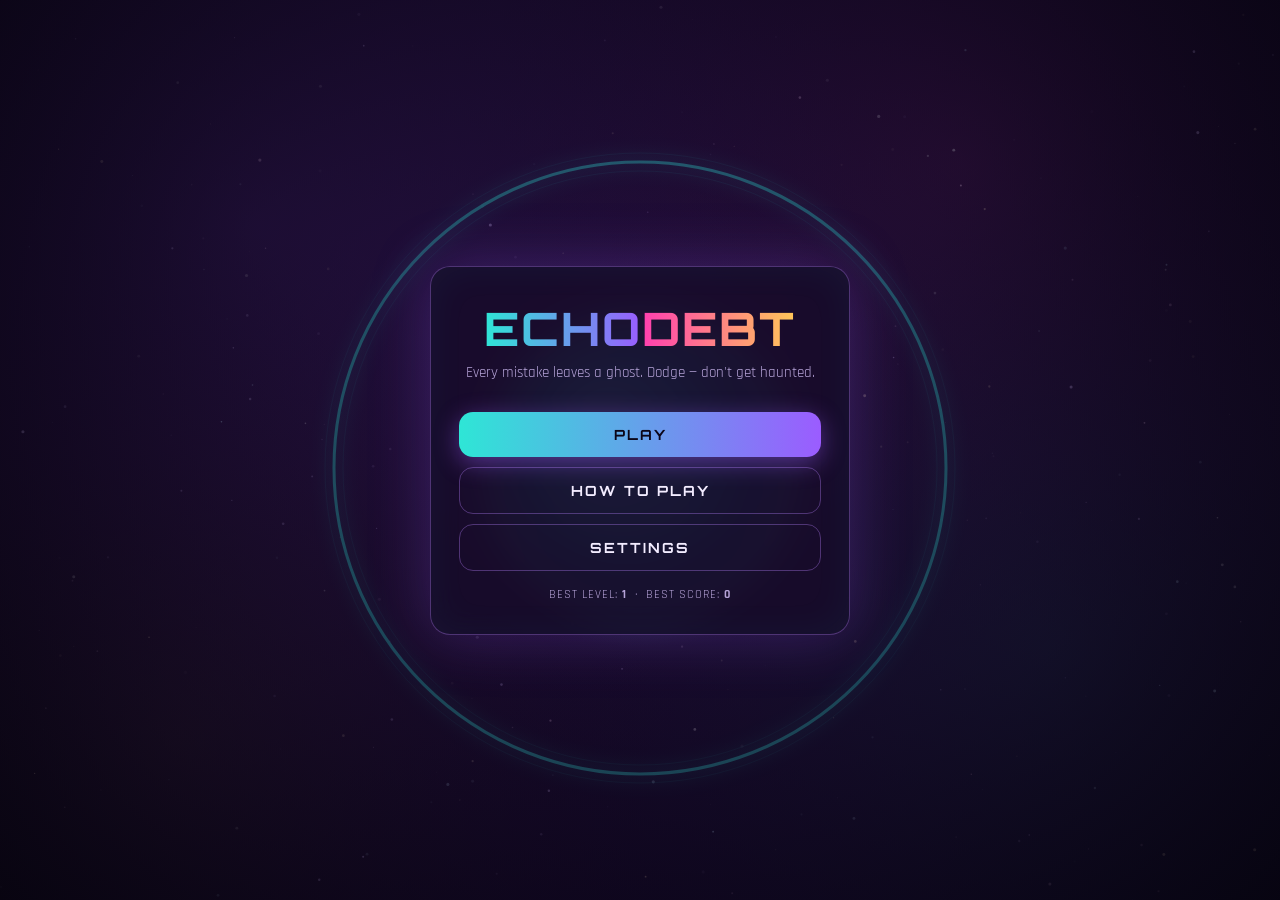
<file: EchoDebt_Alt/V3/echo-debt.html>
<!DOCTYPE html>
<html lang="en">
<head>
<meta charset="UTF-8">
<meta name="viewport" content="width=device-width, initial-scale=1.0, maximum-scale=1, user-scalable=no, viewport-fit=cover">
<meta name="theme-color" content="#0b0618">
<title>Echo Debt</title>
<link rel="preconnect" href="https://fonts.googleapis.com">
<link rel="preconnect" href="https://fonts.gstatic.com" crossorigin>
<link href="https://fonts.googleapis.com/css2?family=Orbitron:wght@600;700;800&family=Rajdhani:wght@500;600;700&display=swap" rel="stylesheet">
<style>
  :root{
    --bg-deep:#0b0618;
    --panel:rgba(24,12,42,0.82);
    --panel-border:rgba(184,130,255,0.35);
    --text-main:#f3ecff;
    --text-dim:#b7a4d9;
    --cyan:#2ee6d6;
    --magenta:#ff3fb0;
    --purple:#9b5cff;
    --amber:#ffc857;
    --danger:#ff4d6d;
    --gold:#ffd60a;
  }
  *{box-sizing:border-box;}
  html,body{
    margin:0; padding:0; width:100%; height:100%;
    overflow:hidden; background:var(--bg-deep);
    font-family:'Rajdhani',sans-serif; color:var(--text-main);
    -webkit-tap-highlight-color:transparent; user-select:none; touch-action:none;
  }
  canvas{display:block; position:fixed; inset:0; width:100%; height:100%;}

  .hud{
    position:fixed; top:0; left:0; right:0;
    display:flex; align-items:center; justify-content:space-between;
    padding:max(12px,env(safe-area-inset-top)) 18px 10px;
    z-index:10; pointer-events:none;
    font-family:'Orbitron',sans-serif;
  }
  .hud.hidden{display:none;}
  .hud-left{display:flex; flex-direction:column; gap:2px;}
  .hud-level{font-size:clamp(13px,3vw,16px); letter-spacing:1px; color:var(--text-main); text-shadow:0 0 12px var(--purple);}
  .hud-tier{font-size:10px; letter-spacing:3px; color:var(--text-dim);}
  .hud-score{font-size:11px; letter-spacing:1px; color:var(--amber); margin-top:2px; display:flex; align-items:center; gap:6px;}
  .hud-score b{font-size:13px; color:var(--text-main);}
  .hud-combo{background:linear-gradient(90deg,var(--amber),var(--magenta)); color:#0b0618; font-weight:800; font-size:10px; padding:1px 6px; border-radius:8px; animation:comboPop .3s ease;}
  .hud-combo.hidden{display:none;}
  @keyframes comboPop{0%{transform:scale(1.4);}100%{transform:scale(1);}}
  .hud-center{display:flex; align-items:center; gap:6px; font-size:15px; color:var(--gold); text-shadow:0 0 10px rgba(255,214,10,.6);}
  .hud-right{display:flex; align-items:center; gap:10px;}
  .hud-label{font-size:9px; letter-spacing:2px; color:var(--text-dim);}
  .debt-meter{display:flex; flex-direction:column; align-items:flex-end; gap:4px;}
  .debt-meter .hud-label{display:flex; gap:6px; align-items:baseline;}
  .debt-meter .hud-label b{font-size:12px; letter-spacing:1px; color:var(--text-main);}
  .echo-bar{display:flex; gap:4px; padding:3px 5px; background:rgba(0,0,0,0.25); border-radius:8px; border:1px solid rgba(255,77,109,0.25);}
  .echo-bar.critical{animation:critPulse .6s ease-in-out infinite;}
  @keyframes critPulse{0%,100%{filter:drop-shadow(0 0 2px var(--danger));}50%{filter:drop-shadow(0 0 11px var(--danger));}}
  .echo-dot{width:11px; height:11px; border-radius:50%; border:1.5px solid var(--danger); opacity:.4;}
  .echo-dot.filled{background:linear-gradient(180deg,#ff8a9c,var(--danger)); opacity:1; box-shadow:0 0 8px var(--danger);}
  .icon-btn{
    pointer-events:auto; background:rgba(255,255,255,0.06); border:1px solid var(--panel-border);
    border-radius:50%; width:30px; height:30px; color:var(--text-main); font-size:13px; cursor:pointer;
  }

  .power-slot{
    position:fixed; left:50%; bottom:5%; transform:translateX(-50%);
    z-index:11; width:72px; height:72px; border-radius:50%;
    border:2px solid var(--panel-border); background:rgba(20,10,35,0.55);
    display:flex; align-items:center; justify-content:center;
    cursor:pointer; pointer-events:auto; transition:transform .12s;
    font-family:'Orbitron',sans-serif; text-align:center; padding:4px; color:var(--text-dim);
  }
  .power-slot.hidden{display:none;}
  .power-slot:active{transform:translateX(-50%) scale(0.9);}
  .power-slot.filled{animation:powerPulse 1.3s ease-in-out infinite; color:var(--text-main);}
  .power-slot .p-name{font-size:9px; letter-spacing:1px; line-height:1.2;}
  @keyframes powerPulse{0%,100%{box-shadow:0 0 10px currentColor;}50%{box-shadow:0 0 24px currentColor;}}

  .jump-btn{
    position:fixed; bottom:5%; z-index:11; width:54px; height:54px; border-radius:50%;
    border:2px solid var(--panel-border); background:rgba(20,10,35,0.55);
    display:flex; align-items:center; justify-content:center;
    cursor:pointer; pointer-events:auto; transition:transform .12s, opacity .2s;
    font-family:'Orbitron',sans-serif; font-size:10px; letter-spacing:1px; color:var(--text-dim);
  }
  .jump-btn.hidden{display:none;}
  .jump-btn.cooldown{opacity:0.3;}
  #jumpOutBtn{left:calc(50% - 96px); transform:translateX(-50%);}
  #jumpInBtn{left:calc(50% + 96px); transform:translateX(-50%);}
  #jumpOutBtn:active{transform:translateX(-50%) scale(0.88);}
  #jumpInBtn:active{transform:translateX(-50%) scale(0.88);}

  .hint{
    position:fixed; left:50%; bottom:8%; transform:translateX(-50%);
    font-family:'Orbitron',sans-serif; font-size:clamp(11px,3vw,14px);
    letter-spacing:2px; color:var(--text-main);
    background:rgba(20,10,35,0.55); border:1px solid var(--panel-border);
    padding:10px 18px; border-radius:30px; z-index:9;
    animation:pulseHint 1.6s ease-in-out infinite; pointer-events:none; white-space:nowrap;
  }
  .power-hint{bottom:16%; z-index:12;
  }
  .toast{
    top:calc(max(12px,env(safe-area-inset-top)) + 56px); bottom:auto; left:50%;
    transform:translateX(-50%); z-index:13; white-space:normal; max-width:82vw; text-align:center;
  }
  .hint.hidden{display:none;}
  @keyframes pulseHint{0%,100%{opacity:.55;}50%{opacity:1;}}

  .overlay{
    position:fixed; inset:0; display:flex; align-items:center; justify-content:center;
    background:radial-gradient(circle at 50% 40%, rgba(40,15,70,0.55), rgba(6,3,14,0.86));
    z-index:20; padding:20px; animation:fadeIn .3s ease;
  }
  .overlay.hidden{display:none;}
  @keyframes fadeIn{from{opacity:0;} to{opacity:1;}}
  .panel{
    background:var(--panel); border:1px solid var(--panel-border); border-radius:20px;
    padding:32px 28px; max-width:420px; width:100%; text-align:center;
    backdrop-filter:blur(14px);
    box-shadow:0 0 60px rgba(155,92,255,0.25), inset 0 0 40px rgba(46,230,214,0.05);
    max-height:88vh; overflow-y:auto;
  }
  .title{font-family:'Orbitron',sans-serif; font-size:clamp(32px,9vw,46px); margin:0 0 6px; letter-spacing:2px; font-weight:800;}
  .t-echo{background:linear-gradient(90deg,var(--cyan),var(--purple)); -webkit-background-clip:text; background-clip:text; color:transparent;}
  .t-debt{background:linear-gradient(90deg,var(--magenta),var(--amber)); -webkit-background-clip:text; background-clip:text; color:transparent;}
  .tagline{color:var(--text-dim); margin:0 0 20px; font-size:15px;}
  .rules{text-align:left; font-size:13.5px; line-height:1.7; color:var(--text-main); margin:0 0 22px; padding-left:18px;}
  .rules li{margin-bottom:5px;}
  .node-dot{display:inline-block; width:8px; height:8px; background:var(--gold); transform:rotate(45deg); margin:0 2px;}
  .btn{
    font-family:'Orbitron',sans-serif; letter-spacing:2px; font-size:14px; font-weight:700;
    padding:14px 30px; border-radius:14px; border:none; cursor:pointer; width:100%; margin-top:10px;
  }
  .btn-primary{background:linear-gradient(90deg,var(--cyan),var(--purple)); color:#0b0618; box-shadow:0 6px 24px rgba(155,92,255,0.45);}
  .btn-ghost{background:transparent; border:1px solid var(--panel-border); color:var(--text-main);}
  .best-row{margin-top:16px; font-size:12px; color:var(--text-dim); letter-spacing:1px;}
  .settings-row{display:flex; align-items:center; justify-content:space-between; padding:14px 2px; border-bottom:1px solid rgba(255,255,255,0.08); font-size:15px;}
  .settings-row:last-of-type{border-bottom:none;}
  .toggle-btn{
    font-family:'Orbitron',sans-serif; font-size:11px; letter-spacing:1px; font-weight:700;
    padding:8px 20px; border-radius:20px; border:1.5px solid var(--panel-border); cursor:pointer;
    background:rgba(255,255,255,0.05); color:var(--text-dim); min-width:64px;
  }
  .toggle-btn.on{background:linear-gradient(90deg,var(--cyan),var(--purple)); color:#0b0618; border-color:transparent;}
  .lc-flawless{
    margin:-8px 0 16px; font-family:'Orbitron',sans-serif; font-size:12px; letter-spacing:1px;
    color:var(--gold); text-shadow:0 0 12px rgba(255,214,10,.6); font-weight:700;
  }
  .lc-flawless.hidden{display:none;}
  .relief-sub{color:var(--text-dim); font-size:13px; margin-bottom:18px;}
  .relief-choices{display:flex; flex-direction:column; gap:12px;}
  .relief-card{
    background:rgba(255,255,255,0.04); border:1px solid var(--panel-border); border-radius:14px;
    padding:14px 16px; text-align:left; cursor:pointer; transition:transform .15s, background .15s;
  }
  .relief-card:hover{background:rgba(255,255,255,0.09); transform:translateY(-2px);}
  .relief-card h3{margin:0 0 4px; font-family:'Orbitron',sans-serif; font-size:14px; color:var(--cyan);}
  .relief-card p{margin:0; font-size:12.5px; color:var(--text-dim);}
  .danger-title{color:var(--danger); text-shadow:0 0 20px rgba(255,77,109,.6); font-family:'Orbitron',sans-serif; font-size:clamp(24px,7vw,32px); margin:0 0 10px; font-weight:800;}
  h2{font-family:'Orbitron',sans-serif; font-size:clamp(22px,6vw,28px); margin:0 0 10px; font-weight:700;}
</style>
</head>
<body>
<canvas id="game"></canvas>

<div id="hud" class="hud hidden">
  <div class="hud-left">
    <div class="hud-level" id="hudLevel">LEVEL 1</div>
    <div class="hud-tier" id="hudTier">TUTORIAL</div>
    <div class="hud-score">SCORE <b id="hudScore">0</b><span id="hudCombo" class="hud-combo hidden">x2</span></div>
  </div>
  <div class="hud-center">
    <span class="hud-icon">&#9670;</span>
    <span id="hudNodes">0/0</span>
  </div>
  <div class="hud-right">
    <div class="debt-meter">
      <span class="hud-label">DEBT <b id="hudEchoCount">0/5</b></span>
      <div class="echo-bar" id="hudEchoBar"></div>
    </div>
    <button id="pauseBtn" class="icon-btn" aria-label="Pause">&#9208;</button>
    <button id="muteBtn" class="icon-btn" aria-label="Mute sound effects">&#128266;</button>
  </div>
</div>

<button id="jumpOutBtn" class="jump-btn hidden" aria-label="Jump outward">OUT</button>
<button id="powerSlot" class="power-slot hidden" aria-label="Use held power">
  <span class="p-name" id="powerName">—</span>
</button>
<button id="jumpInBtn" class="jump-btn hidden" aria-label="Jump inward">IN</button>

<div id="hint" class="hint hidden">TAP TO REVERSE &middot; W/S TO JUMP</div>
<div id="powerHint" class="hint power-hint hidden">POWER READY — TAP THE ORB OR PRESS E</div>
<div id="toast" class="hint toast hidden"></div>

<div id="menuOverlay" class="overlay">
  <div class="panel">
    <h1 class="title"><span class="t-echo">ECHO</span><span class="t-debt">DEBT</span></h1>
    <p class="tagline">Every mistake leaves a ghost. Dodge — don't get haunted.</p>
    <button id="startBtn" class="btn btn-primary">PLAY</button>
    <button id="howToBtn" class="btn btn-ghost">HOW TO PLAY</button>
    <button id="settingsBtn" class="btn btn-ghost">SETTINGS</button>
    <div class="best-row">BEST LEVEL: <b id="bestLevelStat">1</b> &nbsp;&middot;&nbsp; BEST SCORE: <b id="bestScoreStat">0</b></div>
  </div>
</div>

<div id="pauseOverlay" class="overlay hidden">
  <div class="panel">
    <h2>PAUSED</h2>
    <button id="resumeBtn" class="btn btn-primary">RESUME</button>
    <button id="pauseHowToBtn" class="btn btn-ghost">HOW TO PLAY</button>
    <button id="pauseSettingsBtn" class="btn btn-ghost">SETTINGS</button>
    <button id="pauseRestartBtn" class="btn btn-ghost">RESTART LEVEL</button>
    <button id="pauseMenuBtn" class="btn btn-ghost">MAIN MENU</button>
  </div>
</div>

<div id="settingsOverlay" class="overlay hidden">
  <div class="panel">
    <h2>SETTINGS</h2>
    <div class="settings-row">
      <span>Music</span>
      <button id="musicToggleBtn" class="toggle-btn on">ON</button>
    </div>
    <div class="settings-row">
      <span>Sound Effects</span>
      <button id="sfxToggleBtn" class="toggle-btn on">ON</button>
    </div>
    <button id="settingsBackBtn" class="btn btn-primary">BACK</button>
  </div>
</div>

<div id="howToOverlay" class="overlay hidden">
  <div class="panel">
    <h2>HOW TO PLAY</h2>
    <ul class="rules">
      <li><b>Tap, click, or press Space</b> to reverse your orbit</li>
      <li>Dodge the red pulses fired from the planet's core</li>
      <li>Collect every <span class="node-dot"></span> node to clear the level — chain them quickly to build a score multiplier</li>
      <li>Miss a pulse and you rewind — a red Echo spawns and repeats what you just did (and your multiplier resets)</li>
      <li>Watch for the blink: that's where you'll reappear, a beat later</li>
      <li>Echoes block pulses for you... but touch one and you rewind again</li>
      <li>Press <b>W</b>/<b>&uarr;</b> or <b>S</b>/<b>&darr;</b> (or the OUT/IN buttons) to hop off the ring — anything sitting on it can't touch you mid-jump</li>
      <li>Relief nodes give you a power to <b>hold</b> — tap the orb below (or press <b>E</b>) to use it whenever you want</li>
      <li>Higher levels bring drifting hazards and pulses that hunt you</li>
      <li>Stack too many Echoes and it's game over. Press <b>Esc</b> anytime to pause</li>
    </ul>
    <button id="howToBackBtn" class="btn btn-primary">BACK</button>
  </div>
</div>

<div id="reliefOverlay" class="overlay hidden">
  <div class="panel">
    <h2>DEBT RELIEF</h2>
    <p class="relief-sub" id="reliefSub">A gift, before things get worse. Pick one to hold.</p>
    <div class="relief-choices" id="reliefChoices"></div>
  </div>
</div>

<div id="levelCompleteOverlay" class="overlay hidden">
  <div class="panel">
    <h2 id="lcTitle">LEVEL CLEARED</h2>
    <p id="lcStats" class="relief-sub"></p>
    <p id="lcFlawless" class="lc-flawless hidden">FLAWLESS — NO ECHOES · +500</p>
    <button id="continueBtn" class="btn btn-primary">CONTINUE</button>
  </div>
</div>

<div id="gameOverOverlay" class="overlay hidden">
  <div class="panel">
    <h2 class="danger-title">DEBT OVERLOAD</h2>
    <p id="goStats" class="relief-sub"></p>
    <p id="goNewBest" class="lc-flawless hidden">NEW BEST SCORE!</p>
    <button id="retryBtn" class="btn btn-primary">RETRY LEVEL</button>
    <button id="menuBtn" class="btn btn-ghost">MAIN MENU</button>
  </div>
</div>

<script>
/* ============================== UTIL ============================== */
const TAU = Math.PI*2;
function lerp(a,b,t){ return a+(b-a)*t; }
function angDist(a,b){
  let d=(b-a)%TAU;
  if(d>Math.PI) d-=TAU;
  if(d<-Math.PI) d+=TAU;
  return d;
}
function normAngle(a){ a%=TAU; if(a<0) a+=TAU; return a; }
function shuffle(arr){
  for(let i=arr.length-1;i>0;i--){ const j=Math.floor(Math.random()*(i+1)); [arr[i],arr[j]]=[arr[j],arr[i]]; }
  return arr;
}
function lighten(hex,amt){
  const c=hex.replace('#','');
  const num=parseInt(c.length===3?c.split('').map(x=>x+x).join(''):c,16);
  let r=(num>>16)+amt, g=((num>>8)&0xff)+amt, b=(num&0xff)+amt;
  r=Math.min(255,Math.max(0,r)); g=Math.min(255,Math.max(0,g)); b=Math.min(255,Math.max(0,b));
  return `rgb(${r},${g},${b})`;
}

/* ============================== DOM ============================== */
const canvas=document.getElementById('game');
const ctx=canvas.getContext('2d');
ctx.lineCap='round'; ctx.lineJoin='round';
const hud=document.getElementById('hud');
const hudLevelEl=document.getElementById('hudLevel');
const hudTierEl=document.getElementById('hudTier');
const hudNodesEl=document.getElementById('hudNodes');
const hudEchoBar=document.getElementById('hudEchoBar');
const hudEchoCount=document.getElementById('hudEchoCount');
const hudScore=document.getElementById('hudScore');
const hudCombo=document.getElementById('hudCombo');
const pauseBtn=document.getElementById('pauseBtn');
const muteBtn=document.getElementById('muteBtn');
const hint=document.getElementById('hint');
const toast=document.getElementById('toast');
const powerHint=document.getElementById('powerHint');
const powerSlot=document.getElementById('powerSlot');
const powerName=document.getElementById('powerName');
const jumpOutBtn=document.getElementById('jumpOutBtn');
const jumpInBtn=document.getElementById('jumpInBtn');
const menuOverlay=document.getElementById('menuOverlay');
const startBtn=document.getElementById('startBtn');
const howToBtn=document.getElementById('howToBtn');
const howToOverlay=document.getElementById('howToOverlay');
const howToBackBtn=document.getElementById('howToBackBtn');
const settingsBtn=document.getElementById('settingsBtn');
const settingsOverlay=document.getElementById('settingsOverlay');
const settingsBackBtn=document.getElementById('settingsBackBtn');
const musicToggleBtn=document.getElementById('musicToggleBtn');
const sfxToggleBtn=document.getElementById('sfxToggleBtn');
const pauseOverlay=document.getElementById('pauseOverlay');
const resumeBtn=document.getElementById('resumeBtn');
const pauseHowToBtn=document.getElementById('pauseHowToBtn');
const pauseSettingsBtn=document.getElementById('pauseSettingsBtn');
const pauseRestartBtn=document.getElementById('pauseRestartBtn');
const pauseMenuBtn=document.getElementById('pauseMenuBtn');
const bestLevelStat=document.getElementById('bestLevelStat');
const bestScoreStat=document.getElementById('bestScoreStat');
const reliefOverlay=document.getElementById('reliefOverlay');
const reliefSub=document.getElementById('reliefSub');
const reliefChoices=document.getElementById('reliefChoices');
const levelCompleteOverlay=document.getElementById('levelCompleteOverlay');
const lcTitle=document.getElementById('lcTitle');
const lcStats=document.getElementById('lcStats');
const lcFlawless=document.getElementById('lcFlawless');
const continueBtn=document.getElementById('continueBtn');
const gameOverOverlay=document.getElementById('gameOverOverlay');
const goStats=document.getElementById('goStats');
const goNewBest=document.getElementById('goNewBest');
const retryBtn=document.getElementById('retryBtn');
const menuBtn=document.getElementById('menuBtn');

/* ============================== STATE ============================== */
let W,H,DPR;
let cx,cy,ringR,planetR,nodeCatchAngular,echoHitAngular,driftHitAngular;
let stars=[], nebulae=[];
let elapsed=0, lastFrame=0, renderClock=0;
let screenShakeUntil=0;
let state='MENU';
let currentLevel=1;
let currentParams=null;
let levelStartTime=0;
let nodesRemaining=0;
let nodes=[], echoes=[], pulses=[], particles=[], history=[], drifters=[];
let echoColorIdx=0;
let nextEchoHollow=false;
let nextPulseAt=0;
let angleHistogram=new Array(24).fill(0);
let flipCount=0, showHintFlag=false, hintShownAt=0;
let sfxMuted=false, musicMuted=false;
let actx=null;
let musicNodes=null, musicGain=null;
let bestLevel=1, totalNodesAllTime=0, bestScore=0;
let score=0, combo=1, comboTimer=0;
let seenDrifter=false, seenHunter=false;
let toastUntil=0;
let howToReturnTo='menu', settingsReturnTo='menu';
let heldPower=null;
let powerHintShown=false, powerHintUntil=0;
let jumpCooldownUntil=0;
const JUMP_DURATION=0.42, JUMP_COOLDOWN=0.9, JUMP_FRACTION=0.17;
const RESPAWN_DELAY=0.3;
const COMBO_WINDOW=3.0;
const player={angle:0,dir:1,omega:1,invulnUntil:0,radius:0,jumpDir:0,jumpStart:0,respawning:false,respawnStart:0,respawnAt:0,respawnTarget:null};

/* ============================== THEMES ============================== */
const THEMES={
  tutorial:{key:'tutorial',name:'Tutorial',planetA:'#0ea5a0',planetB:'#0b3d52',glow:'#5eead4',ring:'#2ee6d6'},
  pressure:{key:'pressure',name:'Pressure',planetA:'#ff6b35',planetB:'#7a1743',glow:'#ffb020',ring:'#ff8c42'},
  crowded:{key:'crowded',name:'Crowded',planetA:'#7c3aed',planetB:'#2c0b57',glow:'#c084fc',ring:'#9b5cff'},
  debtTest:{key:'debtTest',name:'Debt Test',planetA:'#db2777',planetB:'#3a0b2e',glow:'#fb7185',ring:'#ff3fb0'},
  master:{key:'master',name:'Master',planetA:'#5b21b6',planetB:'#0b0620',glow:'#e9d5ff',ring:'#f3e8ff',prismatic:true},
  debt:{key:'debt',name:'Debt Mode',planetA:'#1e1b4b',planetB:'#020617',glow:'#f43f5e',ring:'#fb7185',prismatic:true}
};
const menuThemes=[THEMES.tutorial,THEMES.pressure,THEMES.crowded,THEMES.debtTest,THEMES.master];
const MUSIC_ROOTS={tutorial:130.8,pressure:116.5,crowded:98.0,debtTest:87.3,master:73.4,debt:65.4};
const ECHO_COLORS=['#ef4444','#dc2626','#f43f5e','#e11d48','#b91c1c','#fb7185'];
const REWARDS=[
  {key:'redact',name:'Redact',desc:"Erase your oldest Echo — a clean slate for one mistake."},
  {key:'stutter',name:'Stutter',desc:'Freeze every Echo in place for 4 seconds.'},
  {key:'hollow',name:'Hollow Echo',desc:"Your next Echo can't hurt you — but it still blocks pulses."},
  {key:'ledger',name:'Ledger Swap',desc:'Instantly swap places with your newest Echo.'}
];
const POWER_COLORS={redact:'#a3e635',stutter:'#38bdf8',hollow:'#c084fc',ledger:'#ffc857'};

/* ============================== LAYOUT / BACKGROUND ============================== */
function computeLayout(){
  cx=W/2; cy=H/2+H*0.02;
  const minDim=Math.min(W,H);
  ringR=minDim*0.34;
  planetR=ringR*0.46;
  nodeCatchAngular=22/ringR;
  echoHitAngular=16/ringR;
  driftHitAngular=15/ringR;
}
function initStars(){
  stars=[];
  const count=Math.floor((W*H)/4200);
  const palette=['#ffffff','#bfe9ff','#ffd6f7','#d8c2ff','#ffe9c2'];
  for(let i=0;i<count;i++){
    stars.push({
      x:Math.random()*W, y:Math.random()*H,
      r:Math.random()*1.3+0.3, baseA:Math.random()*0.55+0.25,
      speed:Math.random()*1.4+0.4, color:palette[Math.floor(Math.random()*palette.length)],
      phase:Math.random()*TAU
    });
  }
}
function initNebulae(){
  nebulae=[
    {x:0.2,y:0.25,r:0.55,color:'rgba(155,92,255,0.20)'},
    {x:0.82,y:0.72,r:0.5,color:'rgba(46,230,214,0.14)'},
    {x:0.75,y:0.18,r:0.4,color:'rgba(255,63,176,0.16)'},
    {x:0.14,y:0.82,r:0.42,color:'rgba(255,200,87,0.10)'}
  ];
}
function resize(){
  DPR=Math.min(window.devicePixelRatio||1,2);
  W=window.innerWidth; H=window.innerHeight;
  canvas.width=Math.floor(W*DPR); canvas.height=Math.floor(H*DPR);
  canvas.style.width=W+'px'; canvas.style.height=H+'px';
  ctx.setTransform(DPR,0,0,DPR,0,0);
  computeLayout();
  initStars();
}
function ringPoint(angle,r=ringR){ return {x:cx+Math.cos(angle)*r, y:cy+Math.sin(angle)*r}; }

function drawBackground(rt){
  const g=ctx.createLinearGradient(0,0,0,H);
  g.addColorStop(0,'#140a26'); g.addColorStop(0.5,'#1a0b2e'); g.addColorStop(1,'#0d0620');
  ctx.fillStyle=g; ctx.fillRect(0,0,W,H);
  nebulae.forEach(n=>{
    const nx=n.x*W, ny=n.y*H, nr=n.r*Math.max(W,H);
    const rg=ctx.createRadialGradient(nx,ny,0,nx,ny,nr);
    rg.addColorStop(0,n.color); rg.addColorStop(1,'rgba(0,0,0,0)');
    ctx.fillStyle=rg; ctx.fillRect(0,0,W,H);
  });
  stars.forEach(s=>{
    const a=s.baseA*(0.6+0.4*Math.sin(rt*s.speed+s.phase));
    ctx.globalAlpha=a; ctx.fillStyle=s.color;
    ctx.beginPath(); ctx.arc(s.x,s.y,s.r,0,TAU); ctx.fill();
  });
  ctx.globalAlpha=1;
}

/* ============================== PLANET / RING ============================== */
function drawPlanet(theme,rt){
  const hi=lighten(theme.planetA,55);
  const grad=ctx.createRadialGradient(cx-planetR*0.35,cy-planetR*0.35,planetR*0.08,cx,cy,planetR*1.05);
  grad.addColorStop(0,hi); grad.addColorStop(0.55,theme.planetA); grad.addColorStop(1,theme.planetB);
  ctx.save();
  ctx.shadowColor=theme.glow; ctx.shadowBlur=44;
  ctx.beginPath(); ctx.arc(cx,cy,planetR,0,TAU);
  ctx.fillStyle=grad; ctx.fill();
  ctx.restore();
  ctx.save();
  ctx.beginPath(); ctx.arc(cx,cy,planetR,0,TAU); ctx.clip();
  for(let i=0;i<5;i++){
    const yy=cy-planetR+(i+0.5)*(planetR*2/5)+Math.sin(rt*0.3+i)*6;
    ctx.beginPath();
    ctx.ellipse(cx,yy,planetR*1.15,planetR*0.16,0,0,TAU);
    ctx.fillStyle=`rgba(255,255,255,${0.025+0.02*(i%2)})`;
    ctx.fill();
  }
  ctx.restore();
  ctx.save();
  ctx.beginPath(); ctx.arc(cx,cy,planetR*1.015,0,TAU);
  ctx.lineWidth=6; ctx.strokeStyle=theme.glow; ctx.globalAlpha=0.5;
  ctx.shadowColor=theme.glow; ctx.shadowBlur=18;
  ctx.stroke();
  ctx.restore();
}
function drawRing(theme,rt){
  const ringColor = theme.prismatic ? `hsl(${(rt*36)%360},85%,65%)` : theme.ring;
  ctx.save();
  ctx.shadowColor=ringColor; ctx.shadowBlur=20; ctx.lineWidth=3;
  ctx.strokeStyle=ringColor; ctx.globalAlpha=0.9;
  ctx.beginPath(); ctx.arc(cx,cy,ringR,0,TAU); ctx.stroke();
  ctx.restore();
  ctx.save();
  ctx.globalAlpha=0.14; ctx.strokeStyle=ringColor; ctx.lineWidth=1;
  ctx.beginPath(); ctx.arc(cx,cy,ringR-9,0,TAU); ctx.stroke();
  ctx.beginPath(); ctx.arc(cx,cy,ringR+9,0,TAU); ctx.stroke();
  ctx.restore();
}

/* ============================== PLAYER ============================== */
function isOnRing(){ return Math.abs(player.radius-ringR) < ringR*0.06; }
function tryJump(dir){
  if(state!=='PLAYING') return;
  if(elapsed<jumpCooldownUntil) return;
  if(player.jumpDir!==0) return;
  player.jumpDir=dir;
  player.jumpStart=elapsed;
  jumpCooldownUntil=elapsed+JUMP_COOLDOWN;
  playJumpSound(dir);
}
function updatePlayerRadius(t){
  if(player.jumpDir!==0){
    const el=t-player.jumpStart;
    const prog=el/JUMP_DURATION;
    if(prog>=1){
      player.jumpDir=0;
      player.radius=ringR;
    } else {
      const hop=Math.sin(Math.min(Math.max(prog,0),1)*Math.PI);
      player.radius=ringR+player.jumpDir*hop*ringR*JUMP_FRACTION;
    }
  } else {
    player.radius=ringR;
  }
}
function updateJumpUI(t){
  const cd=t<jumpCooldownUntil;
  jumpOutBtn.classList.toggle('cooldown',cd);
  jumpInBtn.classList.toggle('cooldown',cd);
}
function drawPlayer(t){
  if(player.respawning){
    const prog=Math.min((t-player.respawnStart)/RESPAWN_DELAY,1);
    const oldP=ringPoint(player.angle, player.radius);
    ctx.save();
    ctx.globalAlpha=Math.max(0,0.45*(1-prog));
    ctx.fillStyle='#eafcff'; ctx.shadowColor='#00f5ff'; ctx.shadowBlur=10;
    ctx.beginPath(); ctx.arc(oldP.x,oldP.y,7*(1-prog*0.4),0,TAU); ctx.fill();
    ctx.restore();
    const target=ringPoint(player.respawnTarget.angle, ringR);
    const flash=Math.abs(Math.sin(prog*Math.PI*2.5));
    ctx.save();
    ctx.globalAlpha=0.3+0.6*flash;
    ctx.strokeStyle='#eafcff'; ctx.shadowColor='#00f5ff'; ctx.shadowBlur=20;
    ctx.lineWidth=2.5;
    ctx.beginPath(); ctx.arc(target.x,target.y,9+flash*7,0,TAU); ctx.stroke();
    ctx.globalAlpha=0.55*flash;
    ctx.fillStyle='#00f5ff';
    ctx.beginPath(); ctx.arc(target.x,target.y,4,0,TAU); ctx.fill();
    ctx.restore();
    return;
  }
  const onRing=isOnRing();
  if(!onRing){
    const shadow=ringPoint(player.angle,ringR);
    ctx.globalAlpha=0.22; ctx.fillStyle='#00f5ff';
    ctx.beginPath(); ctx.arc(shadow.x,shadow.y,5,0,TAU); ctx.fill();
    ctx.globalAlpha=1;
  }
  const p=ringPoint(player.angle, player.radius);
  for(let i=1;i<=6;i++){
    const a=player.angle-player.dir*i*0.05;
    const tp=ringPoint(a, player.radius);
    ctx.globalAlpha=0.3*(1-i/7);
    ctx.fillStyle='#00f5ff';
    ctx.beginPath(); ctx.arc(tp.x,tp.y,5*(1-i/8),0,TAU); ctx.fill();
  }
  ctx.globalAlpha=1;
  const flashing = t<player.invulnUntil && Math.floor(t*14)%2===0;
  ctx.save();
  ctx.shadowColor='#00f5ff';
  ctx.shadowBlur=flashing?4:24;
  ctx.fillStyle=flashing?'rgba(0,245,255,0.35)':'#eafcff';
  ctx.beginPath(); ctx.arc(p.x,p.y,8,0,TAU); ctx.fill();
  ctx.restore();
}

/* ============================== HISTORY (for echoes) ============================== */
const HISTORY_MAX=4.5;
function recordHistory(t){
  history.push({t,angle:player.angle,dir:player.dir});
  while(history.length && t-history[0].t>HISTORY_MAX) history.shift();
}
function sampleHistory(atTime){
  if(!history.length) return {angle:player.angle,dir:player.dir};
  let lo=0, hi=history.length-1;
  if(atTime<=history[0].t) return history[0];
  if(atTime>=history[hi].t) return history[hi];
  while(lo<hi-1){
    const mid=(lo+hi)>>1;
    if(history[mid].t<atTime) lo=mid; else hi=mid;
  }
  return (atTime-history[lo].t < history[hi].t-atTime) ? history[lo] : history[hi];
}

/* ============================== ECHOES ============================== */
function spawnEcho(t,rewindTime){
  const trace=history.filter(h=>h.t>=rewindTime && h.t<=t).map(h=>({dt:h.t-rewindTime,angle:h.angle,dir:h.dir}));
  if(trace.length<2){
    trace.length=0;
    trace.push({dt:0,angle:player.angle,dir:player.dir});
    trace.push({dt:3,angle:player.angle,dir:player.dir});
  }
  const duration=Math.max(trace[trace.length-1].dt,0.15);
  const echo={
    id:Math.random(), spawnTime:t, duration, trace,
    color:ECHO_COLORS[echoColorIdx%ECHO_COLORS.length],
    angle:trace[0].angle, hollow:nextEchoHollow, trail:[],
    frozenUntil:null, frozenSince:0
  };
  echoColorIdx++;
  nextEchoHollow=false;
  echoes.push(echo);
  return echo;
}
function updateEchoes(t){
  echoes.forEach(e=>{
    if(e.frozenUntil!=null){
      if(t<e.frozenUntil){
        e.trail.push(e.angle);
        if(e.trail.length>10) e.trail.shift();
        return;
      } else {
        e.spawnTime += (e.frozenUntil-e.frozenSince);
        e.frozenUntil=null;
      }
    }
    const el=t-e.spawnTime;
    const phase=((el%e.duration)+e.duration)%e.duration;
    let sample=e.trace[0];
    for(const s of e.trace){ if(s.dt<=phase) sample=s; else break; }
    e.angle=sample.angle;
    e.trail.push(e.angle);
    if(e.trail.length>10) e.trail.shift();
  });
}
function applyStutter(t){ echoes.forEach(e=>{ e.frozenUntil=t+4; e.frozenSince=t; }); }
function drawEchoes(){
  echoes.forEach(e=>{
    for(let i=0;i<e.trail.length;i++){
      const pt=ringPoint(e.trail[i]);
      const fade=(i+1)/e.trail.length;
      ctx.globalAlpha=0.22*fade*(e.hollow?0.6:1);
      ctx.fillStyle=e.color;
      ctx.beginPath(); ctx.arc(pt.x,pt.y,4*fade,0,TAU); ctx.fill();
    }
    ctx.globalAlpha=1;
    const p=ringPoint(e.angle);
    ctx.save();
    ctx.shadowColor=e.color; ctx.shadowBlur=e.hollow?8:16;
    ctx.globalAlpha=e.hollow?0.55:0.9;
    ctx.fillStyle=e.color;
    ctx.beginPath(); ctx.arc(p.x,p.y,7,0,TAU); ctx.fill();
    if(e.hollow){
      ctx.globalAlpha=0.85; ctx.strokeStyle='#f3ecff'; ctx.lineWidth=1.4;
      ctx.beginPath(); ctx.arc(p.x,p.y,9.5,0,TAU); ctx.stroke();
    }
    ctx.restore();
  });
  ctx.globalAlpha=1;
}

/* ============================== PULSES ============================== */
function trackHistogram(dt){
  const bucket=Math.floor(normAngle(player.angle)/TAU*24)%24;
  angleHistogram[bucket]+=dt;
  for(let i=0;i<24;i++) angleHistogram[i]*=0.999;
}
function pickPulseAngle(params){
  if(params.learnHabits && Math.random()<0.45){
    const total=angleHistogram.reduce((a,b)=>a+b,0);
    if(total>0.01){
      let r=Math.random()*total, acc=0;
      for(let i=0;i<24;i++){ acc+=angleHistogram[i]; if(r<=acc) return (i+0.5)/24*TAU; }
    }
  }
  return Math.random()*TAU;
}
function spawnPulse(t,targetAngle,windup,halfWidthDeg,hunter=false){
  pulses.push({id:Math.random(),spawnTime:t,windup,targetAngle,halfWidth:halfWidthDeg*Math.PI/180,resolved:false,hunter,locked:false});
  playPulseWindup(windup,hunter);
  if(hunter && !seenHunter){
    seenHunter=true;
    showToast('THAT ONE TRACKS YOU — IT LOCKS IN PARTWAY THROUGH');
  }
}
function pickSeparated(existingAngles){
  let a,tries=0;
  do{ a=Math.random()*TAU; tries++; } while(existingAngles.some(x=>Math.abs(angDist(x,a))<0.7) && tries<10);
  return a;
}
function updatePulseSpawner(t,params){
  if(t>=nextPulseAt){
    const rollHunter=()=> params.hunterChance>0 && Math.random()<params.hunterChance;
    const angles=[pickPulseAngle(params)];
    spawnPulse(t,angles[0],params.windup,params.halfWidthDeg,rollHunter());
    if(Math.random()<params.doublePulseChance){
      const a2=pickSeparated(angles); angles.push(a2);
      spawnPulse(t,a2,params.windup*0.95,params.halfWidthDeg,rollHunter());
    }
    if(params.triplePulseChance && Math.random()<params.triplePulseChance){
      const a3=pickSeparated(angles); angles.push(a3);
      spawnPulse(t,a3,params.windup*0.9,params.halfWidthDeg,rollHunter());
    }
    nextPulseAt=t+params.pulseInterval*(0.85+Math.random()*0.3);
  }
}
function resolvePulse(p,t){
  if(state!=='PLAYING') return;
  let blocker=null;
  for(const e of echoes){
    if(Math.abs(angDist(e.angle,p.targetAngle))<=p.halfWidth+0.03){ blocker=e; break; }
  }
  if(blocker){
    spawnBurst(ringPoint(p.targetAngle),blocker.color,10);
    playBlockSound();
    return;
  }
  if(t<player.invulnUntil) return;
  if(!isOnRing()) return;
  if(Math.abs(angDist(player.angle,p.targetAngle))<=p.halfWidth){
    hitPlayer(t,'pulse');
  }
}
function updatePulses(t){
  pulses.forEach(p=>{
    if(p.hunter && !p.resolved){
      const el=t-p.spawnTime;
      if(el<p.windup*0.65){
        p.targetAngle=player.angle;
      } else if(!p.locked){
        p.locked=true;
        spawnBurst(ringPoint(p.targetAngle),'#e879f9',6);
      }
    }
  });
  pulses=pulses.filter(p=>{
    const el=t-p.spawnTime;
    if(!p.resolved && el>=p.windup){ p.resolved=true; resolvePulse(p,t); }
    return el<p.windup+0.4;
  });
}
function drawPulses(t){
  pulses.forEach(p=>{
    const el=t-p.spawnTime;
    const prog=Math.min(el/p.windup,1);
    if(prog<1){
      const r=planetR+(ringR-planetR)*prog;
      const beamCol = p.hunter? (p.locked?'#f43f5e':'#c026d3') : '#ff3860';
      const wedgeCol = p.hunter? (p.locked?'#fb7185':'#e879f9') : '#ff8c42';
      ctx.save();
      ctx.strokeStyle=beamCol; ctx.shadowColor=beamCol; ctx.shadowBlur=16; ctx.lineWidth=4;
      ctx.beginPath();
      ctx.moveTo(cx+Math.cos(p.targetAngle)*planetR, cy+Math.sin(p.targetAngle)*planetR);
      ctx.lineTo(cx+Math.cos(p.targetAngle)*r, cy+Math.sin(p.targetAngle)*r);
      ctx.stroke();
      ctx.globalAlpha=0.22+0.55*prog; ctx.lineWidth=10; ctx.strokeStyle=wedgeCol;
      ctx.beginPath(); ctx.arc(cx,cy,ringR,p.targetAngle-p.halfWidth,p.targetAngle+p.halfWidth); ctx.stroke();
      ctx.restore();
    } else {
      const fade=Math.max(0,1-(el-p.windup)/0.4);
      if(fade>0){
        ctx.save();
        ctx.globalAlpha=fade*0.85;
        ctx.fillStyle='#fff2ea'; ctx.shadowColor='#ff8c42'; ctx.shadowBlur=20;
        const pt=ringPoint(p.targetAngle);
        ctx.beginPath(); ctx.arc(pt.x,pt.y,14*(1+(1-fade)*0.6),0,TAU); ctx.fill();
        ctx.restore();
      }
    }
  });
}

/* ============================== NODES ============================== */
function generateNodes(count){
  const arr=[], used=[];
  for(let i=0;i<count;i++){
    let angle,tries=0;
    do{ angle=Math.random()*TAU; tries++; } while(used.some(u=>Math.abs(angDist(u,angle))<0.32) && tries<40);
    used.push(angle);
    arr.push({angle,collected:false,relief:false,id:Math.random()});
  }
  return arr;
}
function reliefGradientColor(rt){ return `hsl(${(rt*140)%360},85%,72%)`; }
function drawDiamond(x,y,s){
  ctx.beginPath();
  ctx.moveTo(x,y-s); ctx.lineTo(x+s,y); ctx.lineTo(x,y+s); ctx.lineTo(x-s,y);
  ctx.closePath(); ctx.fill();
}
function drawNodes(rt){
  nodes.forEach(n=>{
    if(n.collected) return;
    const p=ringPoint(n.angle);
    const pulse=1+0.15*Math.sin(rt*4+n.angle*3);
    ctx.save();
    ctx.translate(p.x,p.y);
    ctx.rotate(rt*0.7+n.angle);
    const col=n.relief?reliefGradientColor(rt):'#ffd60a';
    ctx.shadowColor=col; ctx.shadowBlur=n.relief?22:14;
    ctx.fillStyle=col;
    drawDiamond(0,0,7*pulse);
    ctx.restore();
  });
}

/* ============================== DRIFTERS (new hazard) ============================== */
function generateDrifters(count,speed){
  const arr=[];
  for(let i=0;i<count;i++){
    arr.push({
      id:Math.random(), angle:Math.random()*TAU,
      dir:Math.random()<0.5?1:-1,
      speed:speed*(0.85+Math.random()*0.3),
      wobble:Math.random()*TAU
    });
  }
  return arr;
}
function updateDrifters(dt){
  drifters.forEach(d=>{ d.angle=normAngle(d.angle+d.dir*d.speed*dt); });
}
function drawDrifters(rt){
  drifters.forEach(d=>{
    const p=ringPoint(d.angle);
    ctx.save();
    ctx.translate(p.x,p.y);
    ctx.rotate(rt*1.3+d.wobble);
    ctx.shadowColor='#ff5f3f'; ctx.shadowBlur=16;
    ctx.fillStyle='#ff6a3d';
    ctx.beginPath();
    const pts=7;
    for(let i=0;i<pts;i++){
      const a=(i/pts)*TAU;
      const rr=8+Math.sin(rt*3+i*1.7+d.wobble)*2.2;
      const x=Math.cos(a)*rr, y=Math.sin(a)*rr;
      if(i===0) ctx.moveTo(x,y); else ctx.lineTo(x,y);
    }
    ctx.closePath(); ctx.fill();
    ctx.restore();
  });
}

/* ============================== PARTICLES ============================== */
function spawnBurst(pos,color,count=14){
  for(let i=0;i<count;i++){
    const a=Math.random()*TAU, sp=60+Math.random()*130;
    particles.push({x:pos.x,y:pos.y,vx:Math.cos(a)*sp,vy:Math.sin(a)*sp,life:0.45+Math.random()*0.3,age:0,color,size:2+Math.random()*2.2});
  }
}
function updateParticles(dt){
  particles.forEach(p=>{ p.age+=dt; p.x+=p.vx*dt; p.y+=p.vy*dt; p.vx*=0.93; p.vy*=0.93; });
  particles=particles.filter(p=>p.age<p.life);
}
function drawParticles(){
  particles.forEach(p=>{
    const a=1-p.age/p.life;
    ctx.globalAlpha=Math.max(a,0);
    ctx.fillStyle=p.color;
    ctx.beginPath(); ctx.arc(p.x,p.y,p.size,0,TAU); ctx.fill();
  });
  ctx.globalAlpha=1;
}

/* ============================== AUDIO ============================== */
function ensureAudio(){
  if(!actx){
    try{ actx=new (window.AudioContext||window.webkitAudioContext)(); }catch(err){ actx=null; }
  } else if(actx.state==='suspended'){ actx.resume(); }
}
function vibrate(pattern){
  if(navigator.vibrate){ try{ navigator.vibrate(pattern); }catch(err){} }
}
function tone(freq,dur,type='sine',vol=0.16,glideTo=null){
  if(!actx||sfxMuted) return;
  try{
    const o=actx.createOscillator(), g=actx.createGain();
    o.type=type; o.frequency.setValueAtTime(freq,actx.currentTime);
    if(glideTo!=null) o.frequency.exponentialRampToValueAtTime(Math.max(glideTo,1),actx.currentTime+dur);
    g.gain.setValueAtTime(vol,actx.currentTime);
    g.gain.exponentialRampToValueAtTime(0.001,actx.currentTime+dur);
    o.connect(g); g.connect(actx.destination);
    o.start(); o.stop(actx.currentTime+dur+0.02);
  }catch(err){}
}
function playFlipSound(){ tone(720,0.06,'square',0.09); }
function playJumpSound(dir){
  if(dir>0) tone(420,0.13,'triangle',0.14,780);
  else tone(420,0.13,'triangle',0.14,220);
}
function playNodeSound(idx,total){
  const f=440+idx*28;
  tone(f,0.12,'triangle',0.15);
  setTimeout(()=>tone(f*1.5,0.1,'triangle',0.09),45);
}
function playRewindSound(){ tone(480,0.28,'sawtooth',0.13,85); }
function playRespawnLandSound(){ tone(340,0.1,'sine',0.13,540); }
function playBlockSound(){ tone(210,0.08,'square',0.11); }
function playPulseWindup(windup,hunter=false){
  if(!actx||sfxMuted) return;
  try{
    const o=actx.createOscillator(), g=actx.createGain();
    o.type=hunter?'sawtooth':'sine'; o.frequency.setValueAtTime(hunter?190:150,actx.currentTime);
    o.frequency.linearRampToValueAtTime(hunter?820:700,actx.currentTime+windup);
    g.gain.setValueAtTime(0.0001,actx.currentTime);
    g.gain.linearRampToValueAtTime(0.06,actx.currentTime+windup*0.75);
    g.gain.linearRampToValueAtTime(0.0001,actx.currentTime+windup);
    o.connect(g); g.connect(actx.destination);
    o.start(); o.stop(actx.currentTime+windup+0.05);
  }catch(err){}
}
function playPowerUseSound(){ tone(600,0.14,'sine',0.14); setTimeout(()=>tone(920,0.12,'sine',0.11),60); }
function playLevelCompleteSound(){ [523,659,784,1046].forEach((f,i)=>setTimeout(()=>tone(f,0.18,'triangle',0.14),i*90)); }
function playGameOverSound(){ [420,320,240,160].forEach((f,i)=>setTimeout(()=>tone(f,0.26,'sawtooth',0.15),i*130)); }
function playFlawlessSound(){ [660,880,1100,1320].forEach((f,i)=>setTimeout(()=>tone(f,0.16,'sine',0.13),i*70)); }
function toggleSfxMute(){
  sfxMuted=!sfxMuted;
  muteBtn.textContent=sfxMuted?'\u{1F507}':'\u{1F50A}';
  updateSettingsUI();
  saveProgress();
}

/* ---- Ambient music: a slow detuned drone that shifts root note per tier ---- */
function startAmbientMusic(rootFreq){
  if(!actx) return;
  stopAmbientMusic();
  musicGain=actx.createGain();
  musicGain.gain.setValueAtTime(0,actx.currentTime);
  musicGain.gain.linearRampToValueAtTime(musicMuted?0:0.05,actx.currentTime+1.6);
  musicGain.connect(actx.destination);

  const filter=actx.createBiquadFilter();
  filter.type='lowpass'; filter.frequency.value=700;
  filter.connect(musicGain);

  const ratios=[1,1.5,2];
  const oscs=ratios.map((r,i)=>{
    const o=actx.createOscillator(), g=actx.createGain();
    o.type='sine'; o.frequency.value=rootFreq*r;
    g.gain.value=0.5/(i+1);
    o.connect(g); g.connect(filter); o.start();
    return o;
  });

  const lfo=actx.createOscillator(), lfoGain=actx.createGain();
  lfo.type='sine'; lfo.frequency.value=0.06;
  lfoGain.gain.value=260;
  lfo.connect(lfoGain); lfoGain.connect(filter.frequency); lfo.start();

  musicNodes={oscs,filter,lfo,lfoGain,ratios};
}
function stopAmbientMusic(){
  if(musicNodes){
    try{ musicNodes.oscs.forEach(o=>o.stop()); musicNodes.lfo.stop(); }catch(err){}
    musicNodes=null;
  }
  if(musicGain){ try{ musicGain.disconnect(); }catch(err){} musicGain=null; }
}
function setMusicRoot(rootFreq){
  if(!musicNodes||!actx) return;
  musicNodes.oscs.forEach((o,i)=>{
    o.frequency.linearRampToValueAtTime(rootFreq*musicNodes.ratios[i],actx.currentTime+1.4);
  });
}
function applyMusicMute(){
  if(musicGain&&actx){ musicGain.gain.linearRampToValueAtTime(musicMuted?0:0.05,actx.currentTime+0.3); }
}
function toggleMusicMute(){
  musicMuted=!musicMuted;
  applyMusicMute();
  updateSettingsUI();
  saveProgress();
}

/* ============================== LEVEL PARAMS ============================== */
function tierThemeForLevel(n){
  if(n>20) return THEMES.debt;
  if(n<=3) return THEMES.tutorial;
  if(n<=8) return THEMES.pressure;
  if(n<=12) return THEMES.crowded;
  if(n<=16) return THEMES.debtTest;
  return THEMES.master;
}
function driftParamsFor(capped){
  if(capped<9) return {count:0,speed:0};
  if(capped<=12) return {count:1, speed:lerp(0.4,0.55,(capped-9)/3)};
  if(capped<=16) return {count:2, speed:lerp(0.5,0.65,(capped-13)/3)};
  return {count: capped>=19?3:2, speed:lerp(0.65,0.85,(capped-17)/3)};
}
function levelParams(n){
  const capped=Math.min(n,20);
  const f=(capped-1)/19;
  const drift=driftParamsFor(capped);
  return {
    pulseInterval: lerp(3.0,1.1,f),
    windup: lerp(1.8,0.85,f),
    halfWidthDeg: lerp(14,18,f),
    omega: lerp(0.85,1.7,f),
    nodeCount: Math.min(4+Math.floor(capped/4),10),
    maxEchoes: capped<=10?5:4,
    doublePulseChance: capped<9?0:Math.min(0.15+(capped-9)*0.045,0.5),
    triplePulseChance: 0,
    hunterChance: capped>=17?Math.min(0.15+(capped-17)*0.08,0.4):0,
    driftCount: drift.count,
    driftSpeed: drift.speed,
    adversarialNodes: capped>=13,
    learnHabits: capped>=17,
    theme: tierThemeForLevel(n)
  };
}
function debtModeParams(n){
  const over=n-20;
  const k=Math.min(over/15,1);
  return {
    pulseInterval: Math.max(1.1-k*0.5,0.6),
    windup: Math.max(0.85-k*0.3,0.55),
    halfWidthDeg: Math.min(18+k*4,22),
    omega: Math.min(1.7+k*0.7,2.4),
    nodeCount: Math.min(10+Math.floor(over/5),13),
    maxEchoes: 4,
    doublePulseChance: Math.min(0.5+k*0.25,0.75),
    triplePulseChance: Math.min(k*0.35,0.35),
    hunterChance: Math.min(0.35+k*0.25,0.6),
    driftCount: Math.min(2+Math.floor(over/6),4),
    driftSpeed: Math.min(0.75+k*0.4,1.15),
    adversarialNodes: true,
    learnHabits: true,
    theme: THEMES.debt
  };
}
function getLevelParams(n){ return n>20 ? debtModeParams(n) : levelParams(n); }
function isDebtMode(n){ return n>20; }
function isReliefLevel(n){ return n>=3 && (n-3)%4===0; }

/* ============================== HUD ============================== */
function updateHUD(){
  if(!currentParams) return;
  hudLevelEl.textContent = isDebtMode(currentLevel) ? `RUN ${currentLevel-20}` : `LEVEL ${currentLevel}`;
  hudTierEl.textContent = currentParams.theme.name.toUpperCase();
  hudScore.textContent = score.toLocaleString();
  if(combo>1){
    hudCombo.textContent=`x${combo}`;
    hudCombo.classList.remove('hidden');
  } else {
    hudCombo.classList.add('hidden');
  }
  hudNodesEl.textContent = `${nodes.length-nodesRemaining}/${nodes.length}`;
  const max=currentParams.maxEchoes;
  hudEchoCount.textContent = `${echoes.length}/${max}`;
  hudEchoBar.innerHTML='';
  for(let i=0;i<max;i++){
    const dot=document.createElement('span');
    dot.className='echo-dot'+(i<echoes.length?' filled':'');
    hudEchoBar.appendChild(dot);
  }
  hudEchoBar.classList.toggle('critical', echoes.length>=max-1);
  updatePowerHUD();
}
function updatePowerHUD(){
  if(heldPower){
    powerSlot.classList.add('filled');
    const col=POWER_COLORS[heldPower.key]||'#f3ecff';
    powerSlot.style.color=col;
    powerSlot.style.borderColor=col;
    powerSlot.style.background=`radial-gradient(circle,${col}33,rgba(20,10,35,0.7))`;
    powerName.textContent=heldPower.name.toUpperCase();
  } else {
    powerSlot.classList.remove('filled');
    powerSlot.style.color='';
    powerSlot.style.borderColor='';
    powerSlot.style.background='';
    powerName.textContent='—';
  }
}

/* ============================== OVERLAYS ============================== */
function showOverlay(el){ el.classList.remove('hidden'); }
function hideOverlay(el){ el.classList.add('hidden'); }
function showLevelCompleteOverlay(n,breakdown){
  lcTitle.textContent = isDebtMode(n) ? `DEBT RUN ${n-20} CLEARED` : `LEVEL ${n} CLEARED`;
  lcStats.textContent = `+${breakdown.levelPoints} pts \u00b7 Score: ${score} \u00b7 Echoes carried: ${echoes.length}`;
  lcFlawless.classList.toggle('hidden', !breakdown.flawless);
  showOverlay(levelCompleteOverlay);
}
function showGameOverOverlay(n,collected,total,echoCount,isNewBest){
  goStats.textContent = `Reached Level ${n} \u00b7 Score ${score} \u00b7 ${collected}/${total} nodes \u00b7 ${echoCount} echoes stacked`;
  goNewBest.classList.toggle('hidden', !isNewBest);
  showOverlay(gameOverOverlay);
}
function renderReliefOverlay(opts){
  reliefChoices.innerHTML='';
  opts.forEach(o=>{
    const card=document.createElement('div');
    card.className='relief-card';
    card.innerHTML = `<h3>${o.name}</h3><p>${o.desc}</p>`;
    card.addEventListener('click', ()=>{ choosePower(o); });
    reliefChoices.appendChild(card);
  });
  showOverlay(reliefOverlay);
}

/* ============================== GAME FLOW ============================== */
function generateLevelNodes(n,params){
  const arr=generateNodes(params.nodeCount);
  if(isReliefLevel(n) && arr.length){
    arr[Math.floor(Math.random()*arr.length)].relief=true;
  }
  return arr;
}
function startLevel(n,t){
  currentLevel=n;
  currentParams=getLevelParams(n);
  player.angle=Math.random()*TAU;
  player.dir=Math.random()<0.5?1:-1;
  player.omega=currentParams.omega;
  player.invulnUntil=t+0.8;
  player.radius=ringR; player.jumpDir=0; jumpCooldownUntil=0;
  player.respawning=false; player.respawnTarget=null;
  echoes=[]; pulses=[]; particles=[]; history=[];
  drifters=generateDrifters(currentParams.driftCount, currentParams.driftSpeed);
  echoColorIdx=0; nextEchoHollow=false;
  levelStartTime=t;
  nextPulseAt=t+currentParams.pulseInterval*1.3;
  nodes=generateLevelNodes(n,currentParams);
  nodesRemaining=nodes.length;
  state='PLAYING';
  setMusicRoot(MUSIC_ROOTS[currentParams.theme.key]||110);
  if(drifters.length>0 && !seenDrifter){
    seenDrifter=true;
    showToast('DRIFTERS INCOMING — DODGE OR JUMP OVER THEM');
  }
  updateHUD();
}
function beginGame(){
  hideOverlay(menuOverlay);
  hideOverlay(howToOverlay);
  hud.classList.remove('hidden');
  powerSlot.classList.remove('hidden');
  jumpOutBtn.classList.remove('hidden');
  jumpInBtn.classList.remove('hidden');
  ensureAudio();
  startAmbientMusic(MUSIC_ROOTS.tutorial);
  flipCount=0; showHintFlag=true; hintShownAt=elapsed;
  hint.classList.remove('hidden');
  heldPower=null; powerHintShown=false; powerHintUntil=0;
  powerHint.classList.add('hidden');
  score=0; combo=1; comboTimer=0;
  startLevel(1,elapsed);
}
function collectNode(n,t){
  n.collected=true;
  nodesRemaining--;
  const pts=100*Math.min(combo,6);
  score+=pts;
  combo=Math.min(combo+1,6);
  comboTimer=0;
  spawnBurst(ringPoint(n.angle), n.relief?'#ffffff':'#ffd60a', 14);
  playNodeSound(nodes.length-nodesRemaining, nodes.length);
  updateHUD();
  if(n.relief){ openReliefChoice(t); return; }
  if(nodesRemaining<=0) completeLevel(t);
}
function openReliefChoice(t){
  state='RELIEF';
  const opts=shuffle(REWARDS.slice()).slice(0,2);
  reliefSub.textContent = heldPower
    ? `You're holding ${heldPower.name} — picking a new one will replace it.`
    : 'A gift, before things get worse. Pick one to hold.';
  renderReliefOverlay(opts);
}
function choosePower(reward){
  heldPower=reward;
  hideOverlay(reliefOverlay);
  updateHUD();
  if(!powerHintShown){
    powerHintShown=true;
    powerHint.classList.remove('hidden');
    powerHintUntil=elapsed+5;
  }
  if(nodesRemaining<=0) completeLevel(elapsed); else state='PLAYING';
}
function activateHeldPower(){
  if(!heldPower || state!=='PLAYING') return;
  const t=elapsed;
  const key=heldPower.key;
  if(key==='redact'){
    if(echoes.length) echoes.shift();
  } else if(key==='stutter'){
    applyStutter(t);
  } else if(key==='hollow'){
    nextEchoHollow=true;
  } else if(key==='ledger'){
    if(echoes.length){
      const newest=echoes[echoes.length-1];
      const oldPlayerAngle=player.angle;
      const oldEchoAngle=newest.angle;
      const offset=oldPlayerAngle-oldEchoAngle;
      newest.trace=newest.trace.map(s=>({dt:s.dt,angle:normAngle(s.angle+offset),dir:s.dir}));
      player.angle=oldEchoAngle;
      newest.angle=oldPlayerAngle;
    } else {
      player.invulnUntil=t+1.2;
    }
  }
  playPowerUseSound();
  spawnBurst(ringPoint(player.angle), POWER_COLORS[key]||'#f3ecff', 14);
  heldPower=null;
  powerHint.classList.add('hidden'); powerHintUntil=0;
  updateHUD();
}
function scoreLevelClear(t){
  const duration=t-levelStartTime;
  const parTime=12+nodes.length*4.5;
  const timeBonus=Math.max(0,Math.round((parTime-duration)*8));
  const flawless=echoes.length===0;
  const flawlessBonus=flawless?500:0;
  const completionBonus=Math.round(currentLevel*40);
  const levelPoints=timeBonus+flawlessBonus+completionBonus;
  score+=levelPoints;
  return {levelPoints,timeBonus,flawlessBonus,completionBonus,flawless};
}
function completeLevel(t){
  state='LEVELCOMPLETE';
  playLevelCompleteSound();
  totalNodesAllTime+=nodes.length;
  const breakdown=scoreLevelClear(t);
  if(breakdown.flawless){ playFlawlessSound(); vibrate([20,30,20,30,40]); }
  if(currentLevel>bestLevel){ bestLevel=currentLevel; }
  if(score>bestScore){ bestScore=score; }
  saveProgress();
  showLevelCompleteOverlay(currentLevel,breakdown);
}
function triggerGameOver(t){
  state='GAMEOVER';
  playGameOverSound();
  vibrate([60,40,60]);
  const isNewBest = score>bestScore;
  if(isNewBest){ bestScore=score; }
  saveProgress();
  showGameOverOverlay(currentLevel, nodes.length-nodesRemaining, nodes.length, echoes.length, isNewBest);
}
function restartCurrentLevel(){
  heldPower=null;
  score=0; combo=1; comboTimer=0;
  startLevel(currentLevel, elapsed);
}
function goToMainMenu(){
  hideOverlay(gameOverOverlay); hideOverlay(pauseOverlay); hideOverlay(levelCompleteOverlay);
  hud.classList.add('hidden');
  powerSlot.classList.add('hidden'); powerHint.classList.add('hidden');
  jumpOutBtn.classList.add('hidden'); jumpInBtn.classList.add('hidden');
  heldPower=null; powerHintUntil=0;
  score=0; combo=1; comboTimer=0;
  stopAmbientMusic();
  showOverlay(menuOverlay); state='MENU'; currentLevel=1;
  updateMenuStats();
}
function hitPlayer(t,cause){
  if(state!=='PLAYING') return;
  if(t<player.invulnUntil) return;
  if(player.respawning) return;
  const rewindTime=Math.max(t-3.0, levelStartTime, history.length?history[0].t:0);
  const echo=spawnEcho(t,rewindTime);
  const sample=sampleHistory(rewindTime);
  player.jumpDir=0; player.radius=ringR;
  player.respawning=true;
  player.respawnStart=t;
  player.respawnAt=t+RESPAWN_DELAY;
  player.respawnTarget={angle:sample.angle,dir:sample.dir};
  player.invulnUntil=t+RESPAWN_DELAY+0.4;
  combo=1; comboTimer=0;
  screenShakeUntil=renderClock+0.2;
  playRewindSound();
  vibrate(40);
  spawnBurst(ringPoint(player.angle), echo.color, 16);
  if(currentParams.adversarialNodes){
    for(const n of nodes){
      if(!n.collected && Math.random()<0.5){
        let tries=0, newAngle;
        do{
          const side=Math.random()<0.5?1:-1;
          newAngle=normAngle(echo.angle+side*(0.35+Math.random()*0.4));
          tries++;
        } while(nodes.some(o=>o!==n && !o.collected && Math.abs(angDist(o.angle,newAngle))<0.3) && tries<8);
        n.angle=newAngle;
      }
    }
  }
  updateHUD();
  if(echoes.length>currentParams.maxEchoes){ triggerGameOver(t); }
}
function updateRespawn(t){
  if(player.respawning && t>=player.respawnAt){
    player.angle=player.respawnTarget.angle;
    player.dir=player.respawnTarget.dir;
    player.respawning=false;
    playRespawnLandSound();
    spawnBurst(ringPoint(player.angle),'#eafcff',10);
  }
}
function checkPlayerVsWorld(t){
  if(state!=='PLAYING') return;
  if(player.respawning) return;
  if(!isOnRing()) return;
  for(const n of nodes){
    if(state!=='PLAYING') break;
    if(!n.collected && Math.abs(angDist(player.angle,n.angle))<nodeCatchAngular){ collectNode(n,t); }
  }
  if(state!=='PLAYING') return;
  if(t>=player.invulnUntil){
    for(const e of echoes){
      if(e.hollow) continue;
      if(Math.abs(angDist(player.angle,e.angle))<echoHitAngular){ hitPlayer(t,'echo'); break; }
    }
    if(state==='PLAYING'){
      for(const d of drifters){
        if(Math.abs(angDist(player.angle,d.angle))<driftHitAngular){ hitPlayer(t,'drifter'); break; }
      }
    }
  }
}
function maybeHideHint(t){
  if(showHintFlag && (flipCount>0 || t-hintShownAt>5)){
    hint.classList.add('hidden');
    showHintFlag=false;
  }
  if(powerHintUntil && t>powerHintUntil){
    powerHint.classList.add('hidden');
    powerHintUntil=0;
  }
  if(toastUntil && t>toastUntil){
    toast.classList.add('hidden');
    toastUntil=0;
  }
}
function showToast(text){
  toast.textContent=text;
  toast.classList.remove('hidden');
  toastUntil=elapsed+4.5;
}
function updateCombo(dt){
  if(combo>1){
    comboTimer+=dt;
    if(comboTimer>COMBO_WINDOW){ combo=1; comboTimer=0; updateHUD(); }
  }
}

/* ============================== STORAGE ============================== */
function hasCloudStorage(){ return typeof window.storage!=='undefined' && window.storage!==null; }
async function storageGet(key){
  if(hasCloudStorage()){
    try{ return await window.storage.get(key); }catch(err){ return null; }
  }
  try{
    const v=localStorage.getItem(key);
    return v!=null ? {key,value:v} : null;
  }catch(err){ return null; }
}
async function storageSet(key,value){
  if(hasCloudStorage()){
    try{ return await window.storage.set(key,value); }catch(err){ return null; }
  }
  try{ localStorage.setItem(key,value); return {key,value}; }catch(err){ return null; }
}
async function loadProgress(){
  try{
    const res=await storageGet('echodebt:progress');
    if(res && res.value){
      const data=JSON.parse(res.value);
      bestLevel=data.bestLevel||1;
      totalNodesAllTime=data.totalNodes||0;
      bestScore=data.bestScore||0;
      sfxMuted=!!data.sfxMuted;
      musicMuted=!!data.musicMuted;
    }
  }catch(err){ /* no saved progress yet */ }
  muteBtn.textContent=sfxMuted?'\u{1F507}':'\u{1F50A}';
  updateSettingsUI();
  updateMenuStats();
}
async function saveProgress(){
  try{
    await storageSet('echodebt:progress', JSON.stringify({bestLevel,totalNodes:totalNodesAllTime,bestScore,sfxMuted,musicMuted}));
  }catch(err){ /* storage unavailable */ }
}
function updateMenuStats(){
  bestLevelStat.textContent=bestLevel;
  bestScoreStat.textContent=bestScore.toLocaleString();
}
function updateSettingsUI(){
  musicToggleBtn.textContent = musicMuted?'OFF':'ON';
  musicToggleBtn.classList.toggle('on', !musicMuted);
  sfxToggleBtn.textContent = sfxMuted?'OFF':'ON';
  sfxToggleBtn.classList.toggle('on', !sfxMuted);
}

/* ============================== INPUT ============================== */
function onFlip(){
  player.dir*=-1;
  flipCount++;
  playFlipSound();
  spawnBurst(ringPoint(player.angle),'#00f5ff',5);
}
function pauseGame(){
  if(state!=='PLAYING') return;
  state='PAUSED';
  showOverlay(pauseOverlay);
  if(actx && actx.state==='running'){ try{ actx.suspend(); }catch(err){} }
}
function resumeGame(){
  if(state!=='PAUSED') return;
  hideOverlay(pauseOverlay);
  state='PLAYING';
  if(actx && actx.state==='suspended'){ try{ actx.resume(); }catch(err){} }
}
function openHowTo(returnTo){
  howToReturnTo=returnTo;
  hideOverlay(menuOverlay); hideOverlay(pauseOverlay);
  showOverlay(howToOverlay);
}
function openSettings(returnTo){
  settingsReturnTo=returnTo;
  hideOverlay(menuOverlay); hideOverlay(pauseOverlay);
  updateSettingsUI();
  showOverlay(settingsOverlay);
}
window.addEventListener('pointerdown',(e)=>{
  if(state!=='PLAYING') return;
  if(e.target.closest('button')) return;
  ensureAudio();
  onFlip();
});
window.addEventListener('keydown',(e)=>{
  if(e.code==='Space'){
    e.preventDefault();
    if(state==='PLAYING'){ ensureAudio(); onFlip(); }
    else if(state==='MENU' && !menuOverlay.classList.contains('hidden')){ beginGame(); }
  } else if(e.code==='KeyE'){
    if(state==='PLAYING'){ ensureAudio(); activateHeldPower(); }
  } else if(e.code==='KeyW'||e.code==='ArrowUp'){
    e.preventDefault();
    if(state==='PLAYING'){ ensureAudio(); tryJump(1); }
  } else if(e.code==='KeyS'||e.code==='ArrowDown'){
    e.preventDefault();
    if(state==='PLAYING'){ ensureAudio(); tryJump(-1); }
  } else if(e.code==='Escape'){
    if(!howToOverlay.classList.contains('hidden')){
      hideOverlay(howToOverlay);
      showOverlay(howToReturnTo==='pause' ? pauseOverlay : menuOverlay);
    } else if(!settingsOverlay.classList.contains('hidden')){
      hideOverlay(settingsOverlay);
      showOverlay(settingsReturnTo==='pause' ? pauseOverlay : menuOverlay);
    } else if(state==='PLAYING'){
      pauseGame();
    } else if(state==='PAUSED'){
      resumeGame();
    }
  }
});
document.addEventListener('visibilitychange', ()=>{
  if(document.hidden && state==='PLAYING'){ pauseGame(); }
});
window.addEventListener('contextmenu',(e)=>e.preventDefault());
window.addEventListener('resize',resize);
window.addEventListener('orientationchange',resize);

startBtn.addEventListener('click', beginGame);
howToBtn.addEventListener('click', ()=>openHowTo('menu'));
pauseHowToBtn.addEventListener('click', ()=>openHowTo('pause'));
howToBackBtn.addEventListener('click', ()=>{
  hideOverlay(howToOverlay);
  showOverlay(howToReturnTo==='pause' ? pauseOverlay : menuOverlay);
});
settingsBtn.addEventListener('click', ()=>openSettings('menu'));
pauseSettingsBtn.addEventListener('click', ()=>openSettings('pause'));
settingsBackBtn.addEventListener('click', ()=>{
  hideOverlay(settingsOverlay);
  showOverlay(settingsReturnTo==='pause' ? pauseOverlay : menuOverlay);
});
musicToggleBtn.addEventListener('click', toggleMusicMute);
sfxToggleBtn.addEventListener('click', toggleSfxMute);
continueBtn.addEventListener('click', ()=>{ hideOverlay(levelCompleteOverlay); startLevel(currentLevel+1, elapsed); });
retryBtn.addEventListener('click', ()=>{ hideOverlay(gameOverOverlay); restartCurrentLevel(); });
menuBtn.addEventListener('click', goToMainMenu);
pauseBtn.addEventListener('click', ()=>{ ensureAudio(); pauseGame(); });
resumeBtn.addEventListener('click', resumeGame);
pauseRestartBtn.addEventListener('click', ()=>{
  hideOverlay(pauseOverlay);
  if(actx && actx.state==='suspended'){ try{ actx.resume(); }catch(err){} }
  restartCurrentLevel();
});
pauseMenuBtn.addEventListener('click', ()=>{
  if(actx && actx.state==='suspended'){ try{ actx.resume(); }catch(err){} }
  goToMainMenu();
});
powerSlot.addEventListener('click', ()=>{ ensureAudio(); activateHeldPower(); });
jumpOutBtn.addEventListener('click', ()=>{ ensureAudio(); tryJump(1); });
jumpInBtn.addEventListener('click', ()=>{ ensureAudio(); tryJump(-1); });
muteBtn.addEventListener('click', toggleSfxMute);

/* ============================== MAIN LOOP ============================== */
function update(t,dt){
  if(!player.respawning){
    player.angle=normAngle(player.angle+player.dir*player.omega*dt);
    recordHistory(t);
  }
  updateRespawn(t);
  updatePlayerRadius(t);
  updateJumpUI(t);
  trackHistogram(dt);
  updateEchoes(t);
  updateDrifters(dt);
  updatePulseSpawner(t,currentParams);
  updatePulses(t);
  checkPlayerVsWorld(t);
  updateParticles(dt);
  updateCombo(dt);
  maybeHideHint(t);
}
function render(rt,t){
  ctx.clearRect(0,0,W,H);
  let sx=0,sy=0;
  if(rt<screenShakeUntil){ sx=(Math.random()-0.5)*8; sy=(Math.random()-0.5)*8; }
  ctx.save();
  ctx.translate(sx,sy);
  drawBackground(rt);
  const theme = state==='MENU' ? menuThemes[Math.floor(rt/6)%menuThemes.length] : (currentParams?currentParams.theme:THEMES.tutorial);
  drawPlanet(theme,rt);
  drawRing(theme,rt);
  if(state!=='MENU'){
    drawNodes(rt);
    drawDrifters(rt);
    drawPulses(t);
    drawEchoes();
    drawPlayer(t);
  }
  drawParticles();
  ctx.restore();
}
function loop(ts){
  requestAnimationFrame(loop);
  const now=ts/1000;
  if(!lastFrame) lastFrame=now;
  let dt=now-lastFrame; lastFrame=now;
  dt=Math.min(dt,0.05);
  renderClock+=dt;
  if(state==='PLAYING'){ elapsed+=dt; update(elapsed,dt); }
  render(renderClock,elapsed);
}

/* ============================== INIT ============================== */
initNebulae();
resize();
loadProgress();
requestAnimationFrame(loop);
</script>
</body>
</html>
</file>
<file: EchoDebt.V1/style.css>
:root, [data-vibe="pastel"] {
  --sky: #fff0f8;
  --sky2: #e8f4ff;
  --accent: #ff6fa8;
  --accent2: #8b6cff;
  --mint: #b8ffe0;
  --pink: #ff9ec8;
  --lilac: #d4b8ff;
  --peach: #ffc9a8;
  --butter: #ffe9a0;
  --aqua: #9aefff;
  --coral: #ff7b8a;
  --ink: #3a2a55;
  --mute: rgba(58, 42, 85, 0.62);
  --panel: rgba(255, 255, 255, 0.88);
  --card-a: linear-gradient(165deg, #ffffff, #ffe8f4);
  --card-b: linear-gradient(165deg, #ffffff, #efe8ff);
  --border-a: #ffb8d9;
  --border-b: #c4b0ff;
  --shadow-a: #ffcfe3;
  --shadow-b: #ddd0ff;
  --body-bg1: #ffd6ec;
  --body-bg2: #c8f5ff;
  --body-bg3: #efe0ff;
  --body-grad: linear-gradient(165deg, #fff7fc, #eef6ff 50%, #f3fff8);
  --frame-bg: #fff6fb;
  --kbd-bg: #fff;
}

[data-vibe="crimson"] {
  --sky: #1a0610;
  --sky2: #120618;
  --accent: #ff2d55;
  --accent2: #b44dff;
  --mint: #ff4d8d;
  --pink: #ff2d55;
  --lilac: #9b3dff;
  --peach: #ff6b4a;
  --butter: #ffc107;
  --aqua: #e040fb;
  --coral: #ff1744;
  --ink: #ffe6f0;
  --mute: rgba(255, 230, 240, 0.65);
  --panel: rgba(28, 8, 18, 0.92);
  --card-a: linear-gradient(165deg, #2a0a16, #1a0610);
  --card-b: linear-gradient(165deg, #1e0a28, #120618);
  --border-a: #ff2d55;
  --border-b: #9b3dff;
  --shadow-a: #5a1028;
  --shadow-b: #3a1058;
  --body-bg1: #4a0420;
  --body-bg2: #2a0850;
  --body-bg3: #1a0618;
  --body-grad: linear-gradient(165deg, #12040c, #1a0818 50%, #0c0414);
  --frame-bg: #14060e;
  --kbd-bg: #1a0610;
}

* { box-sizing: border-box; margin: 0; padding: 0; }

html, body {
  width: 100%;
  height: 100%;
  background:
    radial-gradient(900px 600px at 20% 15%, var(--body-bg1) 0%, transparent 55%),
    radial-gradient(800px 500px at 85% 80%, var(--body-bg2) 0%, transparent 50%),
    radial-gradient(700px 500px at 60% 40%, var(--body-bg3) 0%, transparent 45%),
    var(--body-grad);
  color: var(--ink);
  font-family: "Outfit", system-ui, sans-serif;
  overflow: hidden;
  display: grid;
  place-items: center;
  transition: background 0.35s ease, color 0.25s ease;
}

#frame {
  position: relative;
  width: min(96vw, 960px);
  aspect-ratio: 960 / 640;
  border: 3px solid var(--border-a);
  border-radius: 18px;
  box-shadow:
    0 0 0 4px color-mix(in srgb, var(--border-b) 40%, transparent),
    0 28px 80px rgba(0, 0, 0, 0.35),
    inset 0 0 60px color-mix(in srgb, var(--accent2) 12%, transparent);
  background: var(--frame-bg);
  overflow: hidden;
}

[data-vibe="crimson"] #frame {
  box-shadow:
    0 0 0 4px rgba(155, 61, 255, 0.35),
    0 28px 90px rgba(255, 45, 85, 0.2),
    inset 0 0 80px rgba(155, 61, 255, 0.08);
}

#game {
  width: 100%;
  height: 100%;
  display: block;
}

#hud {
  pointer-events: none;
  position: absolute;
  inset: 12px 14px auto;
  display: grid;
  grid-template-columns: 1.1fr 1fr 1fr;
  gap: 10px;
  align-items: start;
  z-index: 2;
}
#hud.hidden { display: none; }

.hud-col.right { text-align: right; }
.hud-col.center { text-align: center; }

.brand {
  font-family: "Syne", sans-serif;
  font-weight: 800;
  font-size: 15px;
  letter-spacing: 0.08em;
  color: var(--accent);
  text-shadow: 0 2px 0 color-mix(in srgb, var(--accent) 30%, transparent), 0 0 18px color-mix(in srgb, var(--accent) 55%, transparent);
}

.stat-row {
  margin-top: 8px;
  display: flex;
  align-items: center;
  gap: 10px;
}

.lives {
  display: flex;
  gap: 5px;
  min-height: 18px;
}

.life-pip {
  width: 16px;
  height: 16px;
  border-radius: 50% 50% 50% 50% / 60% 60% 40% 40%;
  background: radial-gradient(circle at 35% 30%, #fff, var(--accent) 45%, var(--coral));
  box-shadow: 0 2px 0 color-mix(in srgb, var(--accent) 50%, #000), 0 0 10px color-mix(in srgb, var(--accent) 55%, transparent);
}

.slots {
  display: flex;
  gap: 6px;
  pointer-events: auto;
}

.slot {
  width: 48px;
  height: 44px;
  border: 2px solid var(--border-a);
  border-radius: 12px;
  background: color-mix(in srgb, var(--panel) 90%, transparent);
  display: grid;
  grid-template-columns: 12px 1fr;
  align-items: center;
  gap: 2px;
  padding: 4px;
  cursor: pointer;
  color: var(--ink);
  box-shadow: 0 3px 0 var(--shadow-a);
}

.slot.filled {
  border-color: var(--accent2);
  box-shadow: 0 3px 0 var(--shadow-b), 0 0 14px color-mix(in srgb, var(--accent2) 45%, transparent);
}

.slot-key {
  font-size: 10px;
  font-weight: 800;
  color: var(--accent2);
}

.slot-icon {
  width: 28px;
  height: 28px;
}

.sub {
  margin-top: 6px;
  font-size: 12px;
  font-weight: 700;
  color: var(--mute);
  letter-spacing: 0.04em;
}

#timer {
  font-family: "Syne", sans-serif;
  font-weight: 800;
  font-size: 24px;
  color: var(--accent2);
  text-shadow: 0 2px 0 color-mix(in srgb, var(--accent2) 25%, transparent), 0 0 16px color-mix(in srgb, var(--accent2) 45%, transparent);
}

.meter {
  margin: 8px auto 0;
  width: min(220px, 42%);
  height: 8px;
  background: color-mix(in srgb, var(--ink) 8%, transparent);
  border: 2px solid var(--border-a);
  border-radius: 999px;
  overflow: hidden;
}

#timerFill {
  height: 100%;
  width: 100%;
  border-radius: 999px;
  background: linear-gradient(90deg, var(--accent), var(--accent2), var(--butter));
}

#debtLabel {
  font-weight: 800;
  color: var(--coral);
}

#overlay, #pick, #endScreen {
  position: absolute;
  inset: 0;
  display: grid;
  place-items: center;
  background:
    radial-gradient(circle at 50% 30%, color-mix(in srgb, var(--accent) 35%, transparent), transparent 50%),
    color-mix(in srgb, var(--frame-bg) 78%, transparent);
  z-index: 5;
  backdrop-filter: blur(4px);
}

#overlay.hidden, #pick.hidden, #endScreen.hidden { display: none; }
#overlay.show { display: grid; }

.menu {
  width: min(640px, 92%);
  text-align: center;
  position: relative;
}

.menu-art {
  position: absolute;
  inset: -50px -30px auto;
  height: 140px;
  background:
    radial-gradient(circle at 50% 80%, color-mix(in srgb, var(--accent) 55%, transparent), transparent 55%),
    radial-gradient(circle at 30% 40%, color-mix(in srgb, var(--accent2) 45%, transparent), transparent 40%);
  filter: blur(10px);
  pointer-events: none;
}

.menu h1 {
  font-family: "Syne", sans-serif;
  font-weight: 800;
  font-size: clamp(40px, 7vw, 60px);
  line-height: 1;
  color: var(--ink);
  text-shadow:
    4px 4px 0 var(--accent),
    -3px 0 0 var(--accent2);
  margin-bottom: 10px;
  position: relative;
}

.tag {
  color: var(--mute);
  margin-bottom: 22px;
  font-size: 16px;
}

.mode-grid {
  display: grid;
  grid-template-columns: 1fr 1fr;
  gap: 12px;
  margin-bottom: 18px;
}

.mode-grid.three {
  grid-template-columns: 1fr 1fr 1fr;
}

@media (max-width: 720px) {
  .mode-grid, .mode-grid.three { grid-template-columns: 1fr; }
}

.mode-card.soft {
  border-color: #9aefff;
  background: linear-gradient(165deg, #ffffff, #e8fbff);
  box-shadow: 0 6px 0 #c8f0ff;
}

.char-grid {
  display: grid;
  grid-template-columns: repeat(3, 1fr);
  gap: 10px;
  margin-bottom: 8px;
  max-height: min(52vh, 420px);
  overflow-y: auto;
  padding: 2px 4px 6px 2px;
}

@media (max-width: 720px) {
  .char-grid { grid-template-columns: 1fr 1fr; }
}

.char-card {
  appearance: none;
  border: 3px solid var(--border-a);
  border-radius: 16px;
  background: #fff;
  padding: 12px;
  cursor: pointer;
  text-align: center;
  color: var(--ink);
  font: inherit;
  box-shadow: 0 5px 0 var(--shadow-a);
  transition: transform 0.1s ease, border-color 0.1s ease;
}

.char-card:hover { transform: translateY(-2px); }
.char-card.selected {
  border-color: var(--accent2);
  box-shadow: 0 5px 0 var(--shadow-b), 0 0 20px rgba(139, 108, 255, 0.35);
}

.char-card canvas {
  width: 72px;
  height: 72px;
  image-rendering: auto;
  margin: 0 auto 8px;
  display: block;
}

.char-card .char-name {
  font-family: "Syne", sans-serif;
  font-weight: 800;
  font-size: 14px;
  margin-bottom: 4px;
}

.char-card .char-desc {
  font-size: 12px;
  color: var(--mute);
}

.mode-card {
  appearance: none;
  border: 3px solid var(--border-a);
  border-radius: 18px;
  background: var(--card-a);
  color: var(--ink);
  padding: 18px 16px;
  text-align: left;
  cursor: pointer;
  transition: transform 0.12s ease, box-shadow 0.12s ease;
  box-shadow: 0 6px 0 var(--shadow-a);
}

.mode-card.alt {
  border-color: var(--border-b);
  background: var(--card-b);
  box-shadow: 0 6px 0 var(--shadow-b);
}

.mode-card.hard {
  border-color: #ff2d55;
  box-shadow: 0 6px 0 #5a1028, 0 0 24px rgba(255, 45, 85, 0.25);
}

.mode-card:hover {
  transform: translateY(-4px);
}

.mode-kicker {
  display: block;
  font-size: 11px;
  font-weight: 800;
  letter-spacing: 0.14em;
  color: var(--accent);
  margin-bottom: 6px;
}

.mode-card.alt .mode-kicker { color: var(--accent2); }

.mode-title {
  display: block;
  font-family: "Syne", sans-serif;
  font-size: 22px;
  font-weight: 800;
  margin-bottom: 8px;
}

.mode-desc {
  display: block;
  font-size: 13px;
  line-height: 1.4;
  color: var(--mute);
}

.back-link {
  appearance: none;
  border: none;
  background: none;
  color: var(--mute);
  font: inherit;
  font-weight: 700;
  cursor: pointer;
  margin-bottom: 12px;
}

.back-link:hover { color: var(--accent); }

.controls {
  font-size: 13px;
  color: var(--mute);
  line-height: 1.6;
}

.hidden { display: none !important; }

kbd {
  display: inline-block;
  min-width: 1.4em;
  padding: 2px 6px;
  border: 2px solid var(--border-a);
  border-radius: 6px;
  background: var(--kbd-bg);
  font-family: "Outfit", monospace;
  font-size: 11px;
  color: var(--accent);
}

.panel {
  width: min(520px, 88%);
  padding: 26px 24px 22px;
  background: var(--panel);
  border: 3px solid var(--border-b);
  border-radius: 20px;
  box-shadow: 0 8px 0 var(--shadow-b), 0 24px 50px rgba(0, 0, 0, 0.25);
  text-align: center;
}

.panel h2 {
  font-family: "Syne", sans-serif;
  font-size: 22px;
  color: var(--accent);
  margin-bottom: 8px;
}

.btn {
  appearance: none;
  border: none;
  border-radius: 14px;
  cursor: pointer;
  font-family: "Syne", sans-serif;
  font-weight: 800;
  font-size: 14px;
  letter-spacing: 0.06em;
  padding: 12px 18px;
  color: #1a0610;
  background: linear-gradient(180deg, var(--butter), var(--peach));
  box-shadow: 0 0 0 3px color-mix(in srgb, var(--accent) 40%, transparent), 0 6px 0 color-mix(in srgb, var(--peach) 70%, #000);
}

[data-vibe="crimson"] .btn {
  color: #fff;
  background: linear-gradient(180deg, #ff2d55, #9b3dff);
  box-shadow: 0 0 0 3px rgba(255, 45, 85, 0.45), 0 6px 0 #4a0820;
}

.btn:active { transform: translateY(3px); }

.info-panel {
  display: flex;
  flex-direction: column;
  align-items: center;
  gap: 6px;
}

.info-panel.debuff {
  border-color: var(--coral);
  box-shadow: 0 8px 0 color-mix(in srgb, var(--coral) 50%, #000), 0 0 40px color-mix(in srgb, var(--coral) 35%, transparent);
}

.info-kicker {
  font-size: 11px;
  font-weight: 800;
  letter-spacing: 0.16em;
  color: var(--accent2);
}

.info-panel.debuff .info-kicker { color: var(--coral); }

#infoIcon {
  width: 72px;
  height: 72px;
  margin: 6px 0 4px;
}

#infoName { margin-bottom: 0; }

.info-hint {
  font-size: 12px;
  color: var(--mute);
  margin: 4px 0 14px;
}

#toast {
  position: absolute;
  left: 50%;
  bottom: 18px;
  transform: translateX(-50%);
  padding: 10px 16px;
  background: var(--panel);
  border: 2px solid var(--border-a);
  border-radius: 999px;
  color: var(--accent);
  font-size: 13px;
  font-weight: 700;
  opacity: 0;
  pointer-events: none;
  z-index: 6;
  transition: opacity 0.2s ease;
}

#toast.show { opacity: 1; }

#previewBanner {
  position: absolute;
  left: 50%;
  top: 22%;
  transform: translateX(-50%);
  z-index: 4;
  pointer-events: none;
  font-family: "Syne", sans-serif;
  font-weight: 800;
  font-size: 28px;
  letter-spacing: 0.12em;
  color: var(--accent);
  text-shadow: 0 3px 0 #ffe0f0, 0 0 24px rgba(255, 158, 200, 0.55);
  padding: 10px 22px;
  background: rgba(255, 255, 255, 0.72);
  border: 3px solid var(--border-a);
  border-radius: 16px;
}

#previewBanner.hidden { display: none; }
</file>
<file: EchoDebt.V2/style.css>
:root, [data-vibe="frost"] {
  --sky: #021a22;
  --sky2: #001410;
  --accent: #40f0e0;
  --accent2: #5ef0d0;
  --mint: #5ef0d0;
  --pink: #7ad8e8;
  --lilac: #3ec8c0;
  --peach: #a8fff0;
  --butter: #e8ffe8;
  --aqua: #40f0e0;
  --coral: #20a8b8;
  --ink: #c8f8ff;
  --mute: rgba(200, 248, 255, 0.62);
  --panel: rgba(2, 24, 32, 0.92);
  --card-a: linear-gradient(165deg, #042830, #021a22);
  --card-b: linear-gradient(165deg, #031820, #001410);
  --border-a: #40f0e0;
  --border-b: #0a8a78;
  --shadow-a: #003838;
  --shadow-b: #022028;
  --body-bg1: #0a4a50;
  --body-bg2: #021a22;
  --body-bg3: #001410;
  --body-grad: linear-gradient(165deg, #001410, #021a22 50%, #032830);
  --frame-bg: #011018;
  --kbd-bg: #042830;
}

[data-vibe="ember"] {
  --sky: #2a1808;
  --sky2: #120a04;
  --accent: #ff9a4a;
  --accent2: #e8a040;
  --mint: #ffc05a;
  --pink: #ff9a4a;
  --lilac: #e8a040;
  --peach: #ffb060;
  --butter: #ffe08a;
  --aqua: #ffd070;
  --coral: #ff6a40;
  --ink: #fff0d0;
  --mute: rgba(255, 240, 208, 0.62);
  --panel: rgba(28, 14, 6, 0.92);
  --card-a: linear-gradient(165deg, #3a220c, #2a1808);
  --card-b: linear-gradient(165deg, #2a1408, #120a04);
  --border-a: #ff9a4a;
  --border-b: #e8a040;
  --shadow-a: #4a2008;
  --shadow-b: #3a1808;
  --body-bg1: #6a3010;
  --body-bg2: #3a1808;
  --body-bg3: #120a04;
  --body-grad: linear-gradient(165deg, #120a04, #2a1808 50%, #3a220c);
  --frame-bg: #1a0e06;
  --kbd-bg: #2a1808;
}

[data-vibe="neon"] {
  --sky: #120028;
  --sky2: #060010;
  --accent: #e050d0;
  --accent2: #a060e0;
  --mint: #d070c0;
  --pink: #e050d0;
  --lilac: #a060e0;
  --peach: #d080c8;
  --butter: #e8d0f0;
  --aqua: #c060e0;
  --coral: #d040a0;
  --ink: #f0e6ff;
  --mute: rgba(230, 210, 255, 0.7);
  --panel: rgba(14, 0, 28, 0.94);
  --card-a: linear-gradient(165deg, #220438, #100820);
  --card-b: linear-gradient(165deg, #2a0848, #0a0418);
  --border-a: #c050c8;
  --border-b: #9050c0;
  --shadow-a: #3a1060;
  --shadow-b: #1a0830;
  --body-bg1: #3a1060;
  --body-bg2: #6a2080;
  --body-bg3: #0a0418;
  --body-grad: linear-gradient(165deg, #060010, #100820 50%, #1a0a30);
  --frame-bg: #0a0014;
  --kbd-bg: #220438;
}

/* Campaign tutorial card + dedicated tutorial page (cotton candy) */
.tutorial-card {
  width: 100%;
  margin-bottom: 14px;
  border-color: #7ad8e8 !important;
  background:
    linear-gradient(165deg, rgba(255, 248, 252, 0.98), rgba(220, 255, 248, 0.95)) !important;
  color: #1a3040 !important;
  box-shadow:
    0 5px 0 #6ec8c0,
    0 0 22px rgba(64, 240, 224, 0.2) !important;
}
.tutorial-card .mode-kicker {
  color: #20a8b8 !important;
}
.tutorial-card .mode-title {
  color: #0a4858 !important;
  text-shadow: none !important;
}
.tutorial-card .mode-desc {
  color: #2a5060 !important;
}
.tutorial-card:hover {
  filter: brightness(1.03);
}

.worlds-tag {
  margin-bottom: 10px !important;
}

.tutorial-play-btn {
  width: 100%;
  margin-top: 14px;
  background: linear-gradient(165deg, #40f0e0, #7ad8e8) !important;
  color: #042830 !important;
  border-color: #0a8a78 !important;
  box-shadow: 0 5px 0 #0a6878 !important;
}

#pauseScreen {
  position: absolute;
  inset: 0;
  z-index: 8;
  display: grid;
  place-items: center;
  background: rgba(6, 8, 20, 0.55);
  backdrop-filter: blur(2px);
}
#pauseScreen.hidden {
  display: none !important;
}
.pause-panel {
  text-align: center;
}
.pause-actions {
  display: flex;
  flex-direction: column;
  gap: 10px;
  align-items: center;
  margin-top: 8px;
}

.tutorial-page {
  margin-top: 4px;
  padding: 18px 18px 16px;
  border-radius: 20px;
  max-height: min(420px, 58vh);
  overflow-y: auto;
  text-align: left;
  background:
    linear-gradient(165deg, rgba(255, 248, 252, 0.98) 0%, rgba(232, 255, 252, 0.96) 45%, rgba(255, 236, 248, 0.97) 100%);
  border: 2px solid #9ef0e8;
  box-shadow:
    0 6px 0 #6ec8c0,
    0 0 32px rgba(64, 240, 224, 0.22),
    inset 0 1px 0 rgba(255, 255, 255, 0.85);
  color: #1a3040;
}

.tutorial-head {
  margin-bottom: 14px;
  padding-bottom: 12px;
  border-bottom: 1px dashed rgba(32, 168, 184, 0.35);
}

.tutorial-kicker {
  display: block;
  font-size: 10px;
  font-weight: 800;
  letter-spacing: 0.16em;
  color: #20a8b8;
  margin-bottom: 4px;
}

.tutorial-title {
  margin: 0 0 6px;
  font-family: "Syne", sans-serif;
  font-weight: 800;
  font-size: 26px;
  color: #0a4858;
  letter-spacing: 0.02em;
}

.tutorial-lead {
  margin: 0;
  font-size: 13px;
  line-height: 1.5;
  color: #3a5868;
}

.tutorial-section {
  margin-bottom: 14px;
  padding: 12px 13px;
  border-radius: 14px;
  background: rgba(255, 255, 255, 0.55);
  border: 1px solid rgba(158, 240, 232, 0.6);
}

.tutorial-section.tip {
  background: rgba(255, 232, 248, 0.55);
  border-color: rgba(255, 180, 210, 0.55);
  margin-bottom: 0;
}

.tutorial-label {
  margin: 0 0 8px;
  font-family: "Syne", sans-serif;
  font-size: 11px;
  font-weight: 800;
  letter-spacing: 0.12em;
  text-transform: uppercase;
  color: #148898;
}

.tutorial-section p {
  margin: 0 0 8px;
  font-size: 13px;
  line-height: 1.5;
  color: #2a4050;
}

.tutorial-section p:last-child {
  margin-bottom: 0;
}

.tutorial-section strong {
  color: #0a6878;
}

.tutorial-list {
  margin: 0;
  padding: 0;
  list-style: none;
}

.tutorial-list > li {
  display: flex;
  align-items: flex-start;
  gap: 10px;
  margin-bottom: 10px;
  font-size: 13px;
  line-height: 1.45;
  color: #2a4050;
}

.tutorial-list > li:last-child {
  margin-bottom: 0;
}

.tutorial-list > li > div p {
  margin: 3px 0 0;
  font-size: 12px;
  line-height: 1.45;
  color: #3a5868;
}

.tut-dot {
  flex-shrink: 0;
  width: 10px;
  height: 10px;
  margin-top: 4px;
  border-radius: 50%;
  border: 1.5px solid rgba(20, 60, 70, 0.3);
}

.tut-dot.clone {
  background: linear-gradient(135deg, #7ad8e8, #40f0e0);
}

.tut-dot.laser {
  background: linear-gradient(135deg, #ffb8d0, #ff8ab0);
  border-radius: 2px;
  transform: rotate(45deg);
  margin-top: 5px;
}

.tut-dot.rock {
  background: linear-gradient(135deg, #c8b8a0, #8a7860);
  border-radius: 3px;
}

.tut-dot.candy {
  background: linear-gradient(135deg, #ffe8a0, #ffb8d9);
}

.tutorial-page kbd {
  background: #e8fff8;
  border-color: #7ad8e8;
  color: #0a6878;
  font-size: 11px;
  padding: 1px 5px;
  margin: 0 1px;
}

.boss-test {
  margin-top: 16px;
  padding-top: 12px;
  border-top: 2px dashed color-mix(in srgb, var(--accent) 40%, transparent);
}
.boss-test-label {
  margin-bottom: 8px !important;
  font-size: 12px;
  letter-spacing: 0.06em;
}
.boss-test-row {
  display: flex;
  gap: 8px;
  flex-wrap: wrap;
  justify-content: center;
}
.btn.tiny {
  padding: 8px 14px;
  font-size: 12px;
}
.mode-card.locked {
  opacity: 0.45;
  cursor: not-allowed;
  filter: grayscale(0.4);
}
.mode-card .mode-lock {
  display: block;
  font-size: 11px;
  margin-top: 6px;
  color: var(--mute);
}

* { box-sizing: border-box; margin: 0; padding: 0; }

html, body {
  width: 100%;
  height: 100%;
  background:
    radial-gradient(900px 600px at 20% 15%, var(--body-bg1) 0%, transparent 55%),
    radial-gradient(800px 500px at 85% 80%, var(--body-bg2) 0%, transparent 50%),
    radial-gradient(700px 500px at 60% 40%, var(--body-bg3) 0%, transparent 45%),
    var(--body-grad);
  color: var(--ink);
  font-family: "Outfit", system-ui, sans-serif;
  overflow: hidden;
  display: grid;
  place-items: center;
  transition: background 0.35s ease, color 0.25s ease;
}

#frame {
  position: relative;
  width: min(96vw, 960px);
  aspect-ratio: 960 / 640;
  border: 3px solid var(--border-a);
  border-radius: 18px;
  box-shadow:
    0 0 0 4px color-mix(in srgb, var(--border-b) 40%, transparent),
    0 28px 80px rgba(0, 0, 0, 0.35),
    inset 0 0 60px color-mix(in srgb, var(--accent2) 12%, transparent);
  background: var(--frame-bg);
  overflow: hidden;
}

[data-vibe="frost"] #frame {
  box-shadow:
    0 0 0 4px rgba(64, 240, 224, 0.35),
    0 28px 90px rgba(0, 40, 40, 0.55),
    inset 0 0 80px rgba(64, 240, 224, 0.1);
}

[data-vibe="ember"] #frame {
  box-shadow:
    0 0 0 4px rgba(255, 154, 74, 0.35),
    0 28px 90px rgba(40, 10, 0, 0.55),
    inset 0 0 80px rgba(255, 160, 60, 0.1);
}

[data-vibe="neon"] #frame {
  box-shadow:
    0 0 0 4px rgba(255, 43, 214, 0.4),
    0 0 40px rgba(180, 77, 255, 0.28),
    0 28px 90px rgba(40, 0, 70, 0.7),
    inset 0 0 80px rgba(255, 0, 180, 0.12);
}

.char-card.locked {
  opacity: 0.55;
  cursor: not-allowed;
  filter: grayscale(0.85);
}
.char-card.locked:hover { transform: none; }

/* Final boss — true full-viewport immersion */
html.boss-immersive,
body.boss-immersive {
  background: #000 !important;
  place-items: stretch !important;
  width: 100% !important;
  height: 100% !important;
  overflow: hidden !important;
}
html.boss-immersive #frame,
body.boss-immersive #frame,
#frame.boss-immersive {
  position: fixed !important;
  inset: 0 !important;
  width: 100vw !important;
  height: 100vh !important;
  max-width: none !important;
  max-height: none !important;
  aspect-ratio: auto !important;
  border: none !important;
  border-radius: 0 !important;
  box-shadow: none !important;
  background: #000 !important;
  z-index: 1;
}
html.boss-immersive #game,
body.boss-immersive #game,
#frame.boss-immersive #game {
  position: absolute !important;
  inset: 0 !important;
  width: 100% !important;
  height: 100% !important;
  max-width: none !important;
  object-fit: fill !important;
  background: #000 !important;
}
body.boss-immersive #hud,
#frame.boss-immersive #hud {
  inset: 16px 20px auto !important;
  z-index: 5;
}
body.boss-immersive #overlay,
body.boss-immersive #endScreen,
body.boss-immersive #pick,
body.boss-immersive #pauseScreen,
body.boss-immersive #superHud,
body.boss-immersive #previewBanner {
  border-radius: 0;
  z-index: 6;
}

#game {
  width: 100%;
  height: 100%;
  display: block;
}

#hud {
  pointer-events: none;
  position: absolute;
  inset: 12px 14px auto;
  display: grid;
  grid-template-columns: 1.1fr 1fr 1fr;
  gap: 10px;
  align-items: start;
  z-index: 2;
}
#hud.hidden { display: none; }

.hud-col.right { text-align: right; }
.hud-col.center { text-align: center; }

.brand {
  font-family: "Syne", sans-serif;
  font-weight: 800;
  font-size: 15px;
  letter-spacing: 0.08em;
  color: var(--accent);
  text-shadow: 0 2px 0 color-mix(in srgb, var(--accent) 30%, transparent), 0 0 18px color-mix(in srgb, var(--accent) 55%, transparent);
}

.stat-row {
  margin-top: 8px;
  display: flex;
  align-items: center;
  gap: 10px;
}

.lives {
  display: flex;
  gap: 5px;
  min-height: 18px;
}

.life-pip {
  width: 16px;
  height: 16px;
  border-radius: 50% 50% 50% 50% / 60% 60% 40% 40%;
  background: radial-gradient(circle at 35% 30%, #fff, var(--accent) 45%, var(--coral));
  box-shadow: 0 2px 0 color-mix(in srgb, var(--accent) 50%, #000), 0 0 10px color-mix(in srgb, var(--accent) 55%, transparent);
}

.slots {
  display: flex;
  gap: 6px;
  pointer-events: auto;
}

.slot {
  width: 48px;
  height: 44px;
  border: 2px solid var(--border-a);
  border-radius: 12px;
  background: color-mix(in srgb, var(--panel) 90%, transparent);
  display: grid;
  grid-template-columns: 12px 1fr;
  align-items: center;
  gap: 2px;
  padding: 4px;
  cursor: pointer;
  color: var(--ink);
  box-shadow: 0 3px 0 var(--shadow-a);
}

.slot.filled {
  border-color: var(--accent2);
  box-shadow: 0 3px 0 var(--shadow-b), 0 0 14px color-mix(in srgb, var(--accent2) 45%, transparent);
}

.slot-key {
  font-size: 10px;
  font-weight: 800;
  color: var(--accent2);
}

.slot-icon {
  width: 28px;
  height: 28px;
}

.sub {
  margin-top: 6px;
  font-size: 12px;
  font-weight: 700;
  color: var(--mute);
  letter-spacing: 0.04em;
}

#timer {
  font-family: "Syne", sans-serif;
  font-weight: 800;
  font-size: 24px;
  color: var(--accent2);
  text-shadow: 0 2px 0 color-mix(in srgb, var(--accent2) 25%, transparent), 0 0 16px color-mix(in srgb, var(--accent2) 45%, transparent);
}

.meter {
  margin: 8px auto 0;
  width: min(220px, 42%);
  height: 8px;
  background: color-mix(in srgb, var(--ink) 8%, transparent);
  border: 2px solid var(--border-a);
  border-radius: 999px;
  overflow: hidden;
}

#timerFill {
  height: 100%;
  width: 100%;
  border-radius: 999px;
  background: linear-gradient(90deg, var(--accent), var(--accent2), var(--butter));
}

#debtLabel {
  font-weight: 800;
  color: var(--coral);
}

#overlay, #pick, #endScreen {
  position: absolute;
  inset: 0;
  display: grid;
  place-items: center;
  background:
    radial-gradient(circle at 50% 30%, color-mix(in srgb, var(--accent) 35%, transparent), transparent 50%),
    color-mix(in srgb, var(--frame-bg) 78%, transparent);
  z-index: 5;
  backdrop-filter: blur(4px);
}

#overlay.hidden, #pick.hidden, #endScreen.hidden { display: none; }
#overlay.show { display: grid; }

.menu {
  width: min(640px, 92%);
  text-align: center;
  position: relative;
}

.menu-art {
  position: absolute;
  inset: -50px -30px auto;
  height: 140px;
  background:
    radial-gradient(circle at 50% 80%, color-mix(in srgb, var(--accent) 55%, transparent), transparent 55%),
    radial-gradient(circle at 30% 40%, color-mix(in srgb, var(--accent2) 45%, transparent), transparent 40%);
  filter: blur(10px);
  pointer-events: none;
}

.menu h1 {
  font-family: "Syne", sans-serif;
  font-weight: 800;
  font-size: clamp(40px, 7vw, 60px);
  line-height: 1;
  color: var(--ink);
  text-shadow:
    4px 4px 0 var(--accent),
    -3px 0 0 var(--accent2);
  margin-bottom: 10px;
  position: relative;
}

.tag {
  color: var(--mute);
  margin-bottom: 22px;
  font-size: 16px;
}

.mode-grid {
  display: grid;
  grid-template-columns: 1fr 1fr;
  gap: 12px;
  margin-bottom: 18px;
}

.final-boss-wrap {
  margin-top: 14px;
  width: 100%;
}
.final-boss-label {
  margin: 0 0 8px;
  letter-spacing: 0.14em;
  color: rgba(255, 255, 255, 0.55);
}
.final-boss-card {
  width: 100%;
  border-color: #ffffff !important;
  background:
    radial-gradient(ellipse at 30% 20%, rgba(255, 255, 255, 0.22), transparent 55%),
    linear-gradient(165deg, #1a1820, #050508) !important;
  color: #f8f6ff !important;
  box-shadow:
    0 0 0 1px rgba(255, 255, 255, 0.25),
    0 0 28px rgba(255, 255, 255, 0.18),
    0 0 40px rgba(180, 80, 255, 0.15),
    0 8px 0 #0a0810 !important;
}
.final-boss-card .mode-kicker {
  color: #ff5a6a !important;
  text-shadow: 0 0 10px rgba(255, 80, 100, 0.4);
}
.final-boss-card .mode-title {
  color: #ffffff !important;
  text-shadow:
    0 0 14px rgba(255, 255, 255, 0.55),
    0 0 28px rgba(160, 80, 255, 0.35);
}
.final-boss-card .mode-desc {
  color: rgba(230, 230, 240, 0.78) !important;
}
.final-boss-card.locked {
  opacity: 0.55;
  cursor: not-allowed;
  filter: grayscale(0.7);
}
.final-boss-card.locked:hover {
  transform: none;
  filter: grayscale(0.7);
}
.final-boss-card .mode-lock {
  display: none;
  margin-top: 8px;
  font-size: 12px;
  color: rgba(255, 200, 210, 0.85);
}
.final-boss-card.locked .mode-lock {
  display: block;
}
.mode-grid.three {
  grid-template-columns: 1fr 1fr 1fr;
}

@media (max-width: 720px) {
  .mode-grid, .mode-grid.three { grid-template-columns: 1fr; }
}

.mode-card.soft {
  border-color: #c060ff;
  background: linear-gradient(165deg, #2a0a48, #120820);
  box-shadow: 0 6px 0 #1a0830;
  color: #f0e6ff;
}
.mode-card.soft .mode-kicker {
  color: #e080ff;
}
.mode-card.soft .mode-title {
  color: #fff5ff;
}
.mode-card.soft .mode-desc,
.mode-card.soft .mode-lock {
  color: rgba(230, 200, 255, 0.72);
}

.char-grid {
  display: grid;
  grid-template-columns: repeat(3, 1fr);
  gap: 10px;
  margin-bottom: 8px;
  max-height: min(52vh, 420px);
  overflow-y: auto;
  padding: 2px 4px 6px 2px;
}

@media (max-width: 720px) {
  .char-grid { grid-template-columns: 1fr 1fr; }
}

.char-card {
  appearance: none;
  border: 3px solid #c4b0ff;
  border-radius: 16px;
  background: #fffaf5;
  padding: 12px;
  cursor: pointer;
  text-align: center;
  color: #241838;
  font: inherit;
  box-shadow: 0 5px 0 #d8c8ff;
  transition: transform 0.1s ease, border-color 0.1s ease;
}

.char-card:hover { transform: translateY(-2px); }
.char-card.selected {
  border-color: #7c4dff;
  box-shadow: 0 5px 0 #b39ddb, 0 0 20px rgba(124, 77, 255, 0.35);
}

.char-card canvas {
  width: 72px;
  height: 72px;
  image-rendering: auto;
  margin: 0 auto 8px;
  display: block;
}

.char-card .char-name {
  font-family: "Syne", sans-serif;
  font-weight: 800;
  font-size: 14px;
  margin-bottom: 4px;
  color: #1a1030;
}

.char-card .char-desc {
  font-size: 12px;
  color: #4a3a68;
  line-height: 1.35;
}

.char-card.locked .char-name,
.char-card.locked .char-desc {
  color: #5a4a72;
}

.char-tip {
  position: absolute;
  z-index: 12;
  width: 220px;
  padding: 12px 14px;
  border-radius: 12px;
  background: rgba(18, 10, 32, 0.96);
  border: 2px solid #ff1493;
  box-shadow: 0 0 24px rgba(255, 20, 147, 0.35), 0 12px 28px rgba(0, 0, 0, 0.45);
  color: #f4eaff;
  text-align: left;
  pointer-events: none;
  font-size: 12px;
  line-height: 1.4;
}
.char-tip.hidden { display: none !important; }
.char-tip-name {
  font-family: "Syne", sans-serif;
  font-weight: 800;
  font-size: 14px;
  margin-bottom: 8px;
  color: #fff;
}
.char-tip-buff,
.char-tip-debuff {
  margin-top: 6px;
}
.char-tip-buff span,
.char-tip-debuff span {
  display: block;
  font-size: 10px;
  font-weight: 800;
  letter-spacing: 0.12em;
  margin-bottom: 2px;
}
.char-tip-buff span { color: #69f0ae; }
.char-tip-debuff span { color: #ff8a80; }
.char-tip-buff { color: #d7ffe8; }
.char-tip-debuff { color: #ffd0cc; }

#infoDesc {
  white-space: pre-line;
}

.mode-card {
  appearance: none;
  border: 3px solid var(--border-a);
  border-radius: 18px;
  background: var(--card-a);
  color: var(--ink);
  padding: 18px 16px;
  text-align: left;
  cursor: pointer;
  transition: transform 0.12s ease, box-shadow 0.12s ease;
  box-shadow: 0 6px 0 var(--shadow-a);
}

.mode-card.alt {
  border-color: var(--border-b);
  background: var(--card-b);
  box-shadow: 0 6px 0 var(--shadow-b);
}

.mode-card.hard {
  border-color: #ff2d55;
  box-shadow: 0 6px 0 #5a1028, 0 0 24px rgba(255, 45, 85, 0.25);
}

.mode-card:hover {
  transform: translateY(-4px);
}

.mode-kicker {
  display: block;
  font-size: 11px;
  font-weight: 800;
  letter-spacing: 0.14em;
  color: var(--accent);
  margin-bottom: 6px;
}

.mode-card.alt .mode-kicker { color: var(--accent2); }

.mode-title {
  display: block;
  font-family: "Syne", sans-serif;
  font-size: 22px;
  font-weight: 800;
  margin-bottom: 8px;
}

.mode-desc {
  display: block;
  font-size: 13px;
  line-height: 1.4;
  color: var(--mute);
}

.back-link {
  appearance: none;
  border: none;
  background: none;
  color: var(--mute);
  font: inherit;
  font-weight: 700;
  cursor: pointer;
  margin-bottom: 12px;
}

.back-link:hover { color: var(--accent); }

.controls {
  font-size: 13px;
  color: var(--mute);
  line-height: 1.6;
}

.hidden { display: none !important; }

kbd {
  display: inline-block;
  min-width: 1.4em;
  padding: 2px 6px;
  border: 2px solid var(--border-a);
  border-radius: 6px;
  background: var(--kbd-bg);
  font-family: "Outfit", monospace;
  font-size: 11px;
  color: var(--accent);
}

.panel {
  width: min(520px, 88%);
  padding: 26px 24px 22px;
  background: var(--panel);
  border: 3px solid var(--border-b);
  border-radius: 20px;
  box-shadow: 0 8px 0 var(--shadow-b), 0 24px 50px rgba(0, 0, 0, 0.25);
  text-align: center;
}

.panel h2 {
  font-family: "Syne", sans-serif;
  font-size: 22px;
  color: var(--accent);
  margin-bottom: 8px;
}

.btn {
  appearance: none;
  border: none;
  border-radius: 14px;
  cursor: pointer;
  font-family: "Syne", sans-serif;
  font-weight: 800;
  font-size: 14px;
  letter-spacing: 0.06em;
  padding: 12px 18px;
  color: #1a0610;
  background: linear-gradient(180deg, var(--butter), var(--peach));
  box-shadow: 0 0 0 3px color-mix(in srgb, var(--accent) 40%, transparent), 0 6px 0 color-mix(in srgb, var(--peach) 70%, #000);
}

.btn:active { transform: translateY(3px); }

.info-panel {
  display: flex;
  flex-direction: column;
  align-items: center;
  gap: 6px;
}

.info-panel.debuff {
  border-color: var(--coral);
  box-shadow: 0 8px 0 color-mix(in srgb, var(--coral) 50%, #000), 0 0 40px color-mix(in srgb, var(--coral) 35%, transparent);
}

.info-kicker {
  font-size: 11px;
  font-weight: 800;
  letter-spacing: 0.16em;
  color: var(--accent2);
}

.info-panel.debuff .info-kicker { color: var(--coral); }

#infoIcon {
  width: 72px;
  height: 72px;
  margin: 6px 0 4px;
}

#infoName { margin-bottom: 0; }

.info-hint {
  font-size: 12px;
  color: var(--mute);
  margin: 4px 0 14px;
}

#toast {
  position: absolute;
  left: 50%;
  bottom: 18px;
  transform: translateX(-50%);
  padding: 10px 16px;
  background: var(--panel);
  border: 2px solid var(--border-a);
  border-radius: 999px;
  color: var(--accent);
  font-size: 13px;
  font-weight: 700;
  opacity: 0;
  pointer-events: none;
  z-index: 6;
  transition: opacity 0.2s ease;
}

#toast.show { opacity: 1; }

#previewBanner {
  position: absolute;
  left: 50%;
  top: 22%;
  transform: translateX(-50%);
  z-index: 4;
  pointer-events: none;
  font-family: "Syne", sans-serif;
  font-weight: 800;
  font-size: 28px;
  letter-spacing: 0.12em;
  color: var(--accent);
  text-shadow: 0 3px 0 #ffe0f0, 0 0 24px rgba(255, 158, 200, 0.55);
  padding: 10px 22px;
  background: rgba(255, 255, 255, 0.72);
  border: 3px solid var(--border-a);
  border-radius: 16px;
}

#previewBanner.hidden { display: none; }

/* SYNTHWAVE MAIN MENU ONLY */
#overlay.synth-menu {
  background:
    linear-gradient(180deg, rgba(5, 2, 16, 0.08) 0%, rgba(8, 4, 28, 0.28) 50%, rgba(5, 2, 16, 0.62) 100%);
  backdrop-filter: none;
  place-items: end center;
  padding-bottom: 4%;
}

#overlay.synth-menu .menu {
  width: min(680px, 94%);
}

#overlay.synth-menu .menu-art {
  display: none;
}

#overlay.synth-menu .menu h1 {
  font-family: "Orbitron", "Syne", sans-serif;
  font-weight: 900;
  font-size: clamp(42px, 8vw, 68px);
  letter-spacing: 0.06em;
  color: #fff;
  text-transform: uppercase;
  text-shadow:
    0 0 10px #ff4db8,
    0 0 28px rgba(255, 77, 184, 0.55),
    0 0 50px rgba(40, 200, 180, 0.35),
    4px 0 0 #40f0e0,
    -3px 0 0 #ff2bd6;
  margin-bottom: 8px;
}

#overlay.synth-menu .tag {
  color: rgba(180, 200, 255, 0.75);
  text-shadow: 0 0 12px rgba(0, 229, 255, 0.35);
  font-size: 14px;
  letter-spacing: 0.04em;
  margin-bottom: 18px;
}

#overlay.synth-menu .mode-card {
  background: linear-gradient(160deg, rgba(40, 12, 70, 0.72), rgba(6, 18, 36, 0.78));
  border: 2px solid #ff4db8;
  border-radius: 12px;
  box-shadow:
    0 0 0 1px rgba(64, 240, 224, 0.2),
    0 0 28px rgba(255, 77, 184, 0.28),
    0 8px 0 #3a1048;
  color: #e8f0ff;
}

#overlay.synth-menu .mode-card.alt {
  border-color: #00e5ff;
  box-shadow:
    0 0 0 1px rgba(255, 20, 147, 0.25),
    0 0 20px rgba(0, 229, 255, 0.35),
    0 8px 0 #003848;
}

#overlay.synth-menu .mode-card.soft {
  border-color: #8a2be2;
  background: linear-gradient(160deg, rgba(40, 0, 80, 0.85), rgba(10, 0, 30, 0.9));
  box-shadow:
    0 0 0 1px rgba(138, 43, 226, 0.4),
    0 0 20px rgba(138, 43, 226, 0.4),
    0 8px 0 #2a0850;
}

#overlay.synth-menu .mode-card:hover {
  transform: translateY(-4px);
  filter: brightness(1.12);
}

#overlay.synth-menu .mode-kicker {
  color: #ff1493;
  letter-spacing: 0.18em;
}

#overlay.synth-menu .mode-card.alt .mode-kicker {
  color: #00e5ff;
}

#overlay.synth-menu .mode-card.soft .mode-kicker {
  color: #c77dff;
}

#overlay.synth-menu .mode-title {
  font-family: "Orbitron", "Syne", sans-serif;
  color: #fff;
  text-shadow: 0 0 12px rgba(255, 20, 147, 0.5);
}

#overlay.synth-menu .mode-desc {
  color: rgba(180, 200, 255, 0.7);
}

#overlay.synth-menu .controls {
  color: rgba(160, 180, 230, 0.7);
  margin-top: 6px;
}

#overlay.synth-menu kbd {
  background: rgba(20, 0, 50, 0.9);
  border-color: #ff1493;
  color: #00e5ff;
  box-shadow: 0 0 8px rgba(0, 229, 255, 0.3);
}

/* SUPER HUD + INVENTORY */
#superHud {
  position: absolute;
  left: 14px;
  bottom: 14px;
  z-index: 4;
  display: flex;
  align-items: center;
  gap: 10px;
  padding: 8px 12px 8px 8px;
  border-radius: 16px;
  background: rgba(12, 10, 24, 0.72);
  border: 2px solid color-mix(in srgb, var(--accent) 70%, #fff);
  box-shadow: 0 8px 24px rgba(0, 0, 0, 0.35);
  color: #fff;
  pointer-events: none;
}
#superHud.hidden { display: none !important; }
#superHud.none {
  opacity: 0.55;
  border-color: rgba(255,255,255,0.25);
}
.super-ring {
  position: relative;
  width: 56px;
  height: 56px;
  border-radius: 50%;
  overflow: hidden;
  background: rgba(255,255,255,0.08);
  box-shadow: inset 0 0 0 2px rgba(255,255,255,0.15);
}
#superIcon {
  display: block;
  width: 56px;
  height: 56px;
}
#superCdRing {
  position: absolute;
  inset: 0;
  border-radius: 50%;
  background: conic-gradient(from -90deg, rgba(0,0,0,0.65) var(--cd, 0%), transparent 0);
  pointer-events: none;
}
.super-meta { line-height: 1.2; }
#superKey {
  font-size: 10px;
  font-weight: 800;
  letter-spacing: 0.14em;
  color: var(--accent);
}
#superName {
  font-family: "Syne", sans-serif;
  font-weight: 800;
  font-size: 13px;
  margin: 2px 0;
}
#superCdLabel {
  font-size: 12px;
  font-weight: 700;
  color: #d8e0ff;
}

#invPanel {
  position: absolute;
  inset: 0;
  z-index: 8;
  display: grid;
  place-items: center;
  background: rgba(6, 8, 20, 0.55);
  backdrop-filter: blur(6px);
}
#invPanel.hidden { display: none !important; }

.inv-card {
  width: min(420px, 90%);
  padding: 22px 22px 18px;
  border-radius: 20px;
  background: linear-gradient(165deg, #fffaf8, #f2e9ff);
  border: 3px solid #c4b0ff;
  box-shadow: 0 10px 0 #d8c8ff, 0 24px 50px rgba(0,0,0,0.28);
  color: #1a1030;
  text-align: left;
}
.inv-kicker {
  font-size: 11px;
  font-weight: 800;
  letter-spacing: 0.16em;
  color: #7c4dff;
  margin-bottom: 14px;
}
.inv-hero {
  display: flex;
  gap: 14px;
  align-items: center;
  margin-bottom: 16px;
  padding-bottom: 14px;
  border-bottom: 2px solid rgba(80, 50, 120, 0.12);
}
#invChar {
  width: 72px;
  height: 72px;
  border-radius: 16px;
  background: #fff;
  border: 2px solid #c4b0ff;
  display: block;
}
.inv-name {
  font-family: "Syne", sans-serif;
  font-weight: 800;
  font-size: 22px;
  color: #1a1030;
}
.inv-health {
  display: flex;
  gap: 6px;
  margin: 6px 0;
  min-height: 14px;
}
.inv-health .pip {
  width: 14px;
  height: 14px;
  border-radius: 50%;
  background: #ff5ea0;
  box-shadow: 0 0 0 2px #ffc1d8;
}
.inv-super {
  font-size: 13px;
  color: #4a3a68;
}
.inv-slots {
  display: grid;
  gap: 10px;
  margin-bottom: 16px;
}
.inv-slot {
  display: grid;
  grid-template-columns: 56px 1fr;
  gap: 12px;
  align-items: center;
  padding: 10px 12px;
  border-radius: 14px;
  background: rgba(255,255,255,0.85);
  border: 2px solid rgba(80, 50, 120, 0.12);
}
.inv-slot.empty {
  opacity: 0.72;
}
.inv-slot-label {
  font-size: 10px;
  font-weight: 800;
  letter-spacing: 0.12em;
  color: #7c4dff;
  margin-bottom: 2px;
}
.inv-slot-title {
  font-family: "Syne", sans-serif;
  font-weight: 800;
  font-size: 15px;
  color: #1a1030;
}
.inv-slot-desc {
  font-size: 12px;
  color: #5a4a72;
  line-height: 1.35;
  margin-top: 2px;
}
.inv-slot canvas {
  width: 48px;
  height: 48px;
  border-radius: 12px;
  background: #f7f2ff;
  border: 2px solid #ddd0ff;
  display: block;
}
#invOk {
  width: 100%;
}

/* alias: older final-immersive class */
html.final-immersive,
body.final-immersive {
  background: #000 !important;
  place-items: stretch !important;
  width: 100% !important;
  height: 100% !important;
  overflow: hidden !important;
}
html.final-immersive #frame,
body.final-immersive #frame,
#frame.final-immersive {
  position: fixed !important;
  inset: 0 !important;
  width: 100vw !important;
  height: 100vh !important;
  max-width: none !important;
  max-height: none !important;
  aspect-ratio: auto !important;
  border: none !important;
  border-radius: 0 !important;
  box-shadow: none !important;
  background: #000 !important;
  z-index: 1;
}
html.final-immersive #game,
body.final-immersive #game,
#frame.final-immersive #game {
  position: absolute !important;
  inset: 0 !important;
  width: 100% !important;
  height: 100% !important;
  max-width: none !important;
  object-fit: fill !important;
  background: #000 !important;
}
</file>
